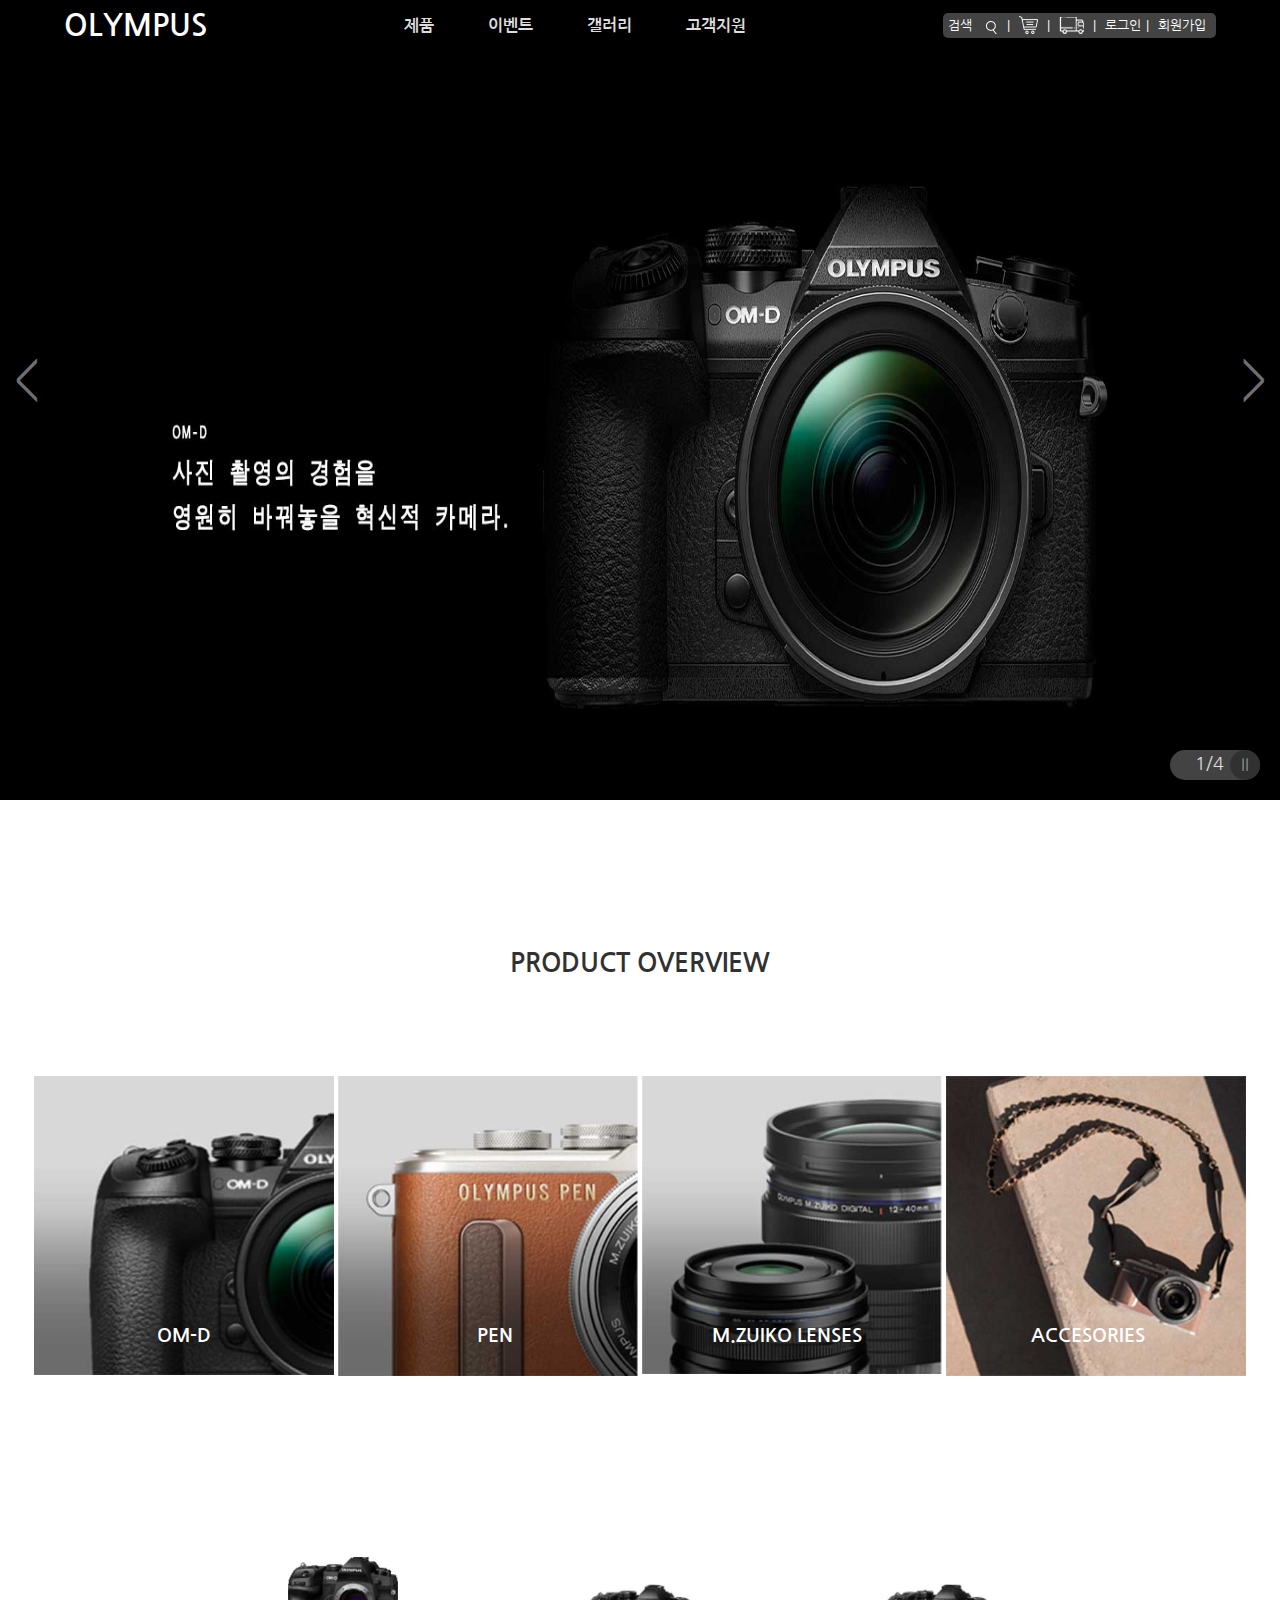
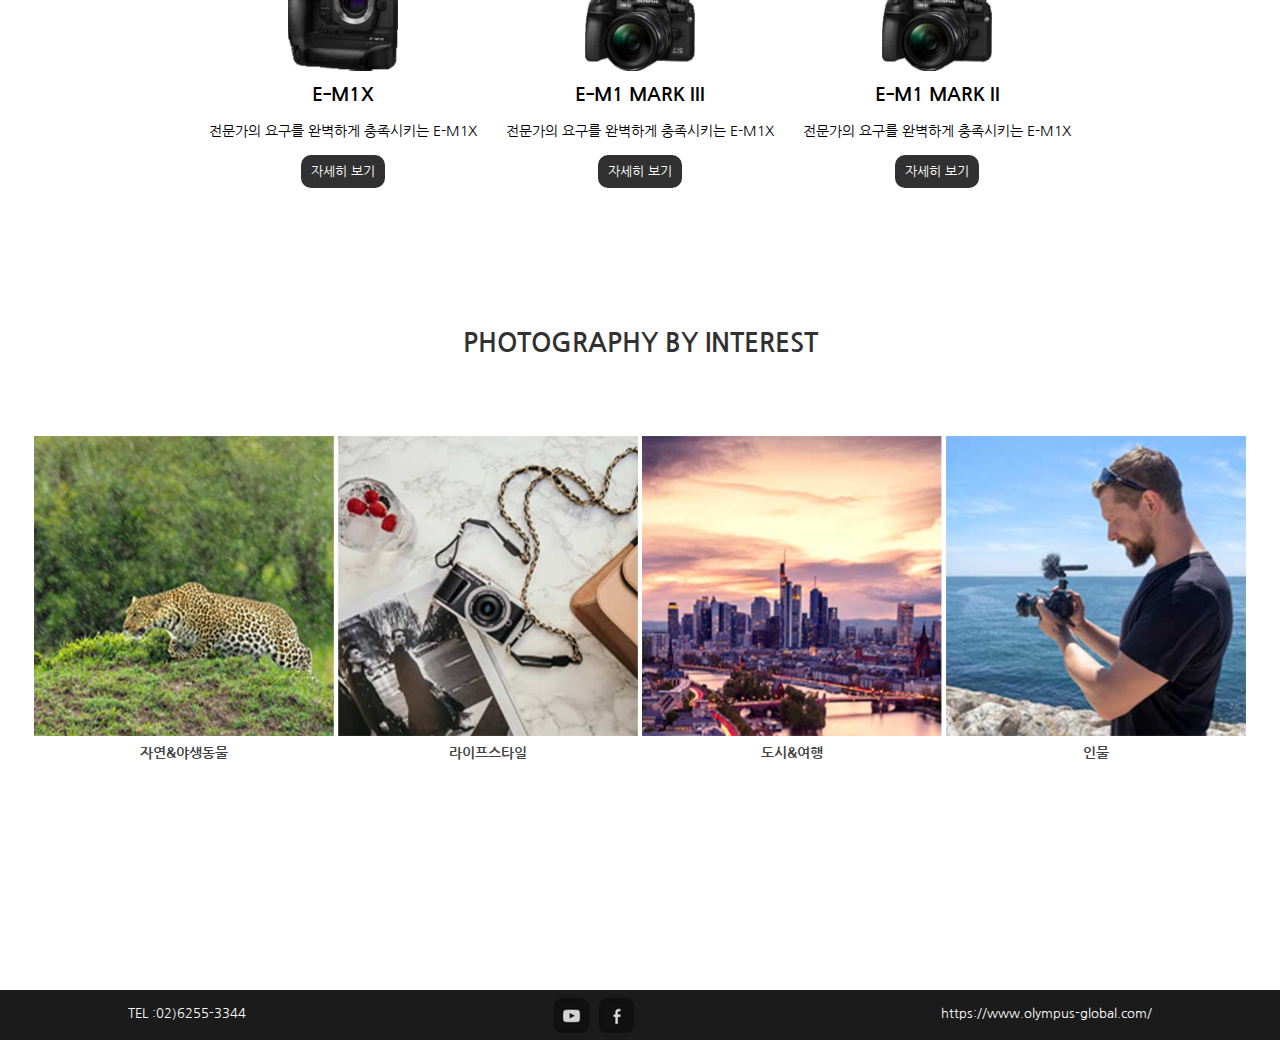
<file: project/index.html>
<!DOCTYPE html>
<html lang="en">

<head>
  <meta charset="UTF-8">
  <title>OLYMPUS</title>
  <meta name="viewport" content="width=device-width, initial-scale=1">
  <link href="css/index.css" rel="stylesheet" type="text/css">
  <script src="https://ajax.googleapis.com/ajax/libs/jquery/3.5.1/jquery.min.js"></script>
  <script src="js/index.js"></script>
</head>

<body>
  <header>
    <div class="h-1">
      <a href="index.html">
        <h1>olympus</h1>
      </a>

      <nav>
        <a href="sub1.html">제품</a>
        <a href="event.html">이벤트</a>
        <a href="gallery.html">갤러리</a>
        <a href="#">고객지원</a>
      </nav>

      <!---------------- 제품 호버시------------------->
      <div class="product">
        <span>
          <a href="sub1.html">카메라</a>
          <a href="sub1.html">렌즈</a>
          <a href="sub1.html">소프트웨어</a>
          <a href="sub1.html">액세서리</a>
        </span>
      </div>

      <div class="product-hover">
      <!-------------------- 카메라 호버 시 --------------->
      <div class="cam">
        <ul>
          <li class="omd">
            <a href="sub2.html">
              <img src="img/navi_om-d.jpg" alt="" />
              <p>OM-D</p>
            </a>
            <a href="sub2.html">E-M1X</a>
            <a href="sub2.html">E-M1 MARK lll</a>
            <a href="sub2.html">E-M1 MARK ll</a>
            <a href="sub2.html">E-M5 MARK lll</a>
            <a href="sub2.html">E-M5 MARK lll</a>
            <a href="sub2.html">E-M10 MARK lll</a>
            <a href="sub2.html">E-M10 MARK ll</a>
          </li>
          <li class="pen-f">
            <a href="sub2.html">
              <img src="img/navi_pen.jpg" alt="" />
              <p>PEN-F</p>
            </a>
            <a href="sub2.html">PEN-F</a>
          </li>
          <li class="pen">
            <a href="sub2.html">
              <img src="img/navi_pen2.jpg" alt="" />
              <p>PEN</p>
            </a>
            <a href="sub2.html">E-PL10</a>
            <a href="sub2.html">E-PL9</a>
            <a href="sub2.html">E-PL8</a>
          </li>
        </ul>
      </div>

      <!--------------------- 렌즈 호버 시 --------------------->
      <div class="lense">
        <ul>
          <li class="m-z">
            <a href="sub2.html">
              <img src="img/navi_lense.jpg" alt="" />
              <p>M.ZUIKO</p>
            </a>
            <a href="sub2.html">M.Zuiko Digital ED 12mm F2</a>
            <a href="sub2.html">M.Zuiko Digital 17mm F1.8</a>
            <a href="sub2.html">M.Zuiko Digital 25mm F1.8</a>
            <a href="sub2.html">M.Zuiko Digital ED 30mm F3.5 Macro</a>
            <a href="sub2.html">M.Zuiko Digital 45mm F1.8</a>
          </li>
          <li class="m-z-p">
            <a href="sub2.html">
              <img src="img/navi_lense-pro.jpg" alt="" />
              <p>M.ZUIKO PRO</p>
            </a>
            <a href="sub2.html">M.Zuiko Digital ED 12mm F2</a>
            <a href="sub2.html">M.Zuiko Digital 17mm F1.8</a>
            <a href="sub2.html">M.Zuiko Digital 25mm F1.8</a>
            <a href="sub2.html">M.Zuiko Digital ED 30mm F3.5 Macro</a>
            <a href="sub2.html">M.Zuiko Digital 45mm F1.8</a>
          </li>
        </ul>
      </div>

      <!------------------- 소프트웨어 호버 시 --------------------->
      <div class="software">
        <ul>
          <li class="audio">
            <a href="sub2.html">
              <img src="img/navi_audio.jpg" alt="" />
              <p>오디오 편집</p>
            </a>
          </li>
          <li class="digital">
            <a href="sub2.html">
              <img src="img/navi_digital.jpg" alt="" />
              <p>디지털 포토</p>
            </a>
          </li>
        </ul>
      </div>

      <!------------------------ 액세서리 호버 시 ------------------------->
      <div class="accessory">
        <ul>
          <li class="acc_top">
            <a href="sub2.html">
              <img src="img/navi_acc_flash.jpg" alt="" />
              <p>플래쉬</p>
            </a>
            <a href="sub2.html">
              <img src="img/navi_acc_battery.jpg" alt="" />
              <p>배터리</p>
            </a>
            <a href="sub2.html">
              <img src="img/navi_acc_cases.jpg" alt="" />
              <p>케이스 & 스트랩</p>
            </a>
            <a href="sub2.html">
              <img src="img/navi_acc_fashion.jpg" alt="" />
              <p>패션 액세서리</p>
            </a>
          </li>
          <li class="acc_bottom">
            <a href="sub2.html">
              <img src="img/navi_acc_underwater.jpg" alt="" />
              <p>잠수</p>
            </a>
            <a href="sub2.html">
              <img src="img/navi_acc_underwateracc.jpg" alt="" />
              <p>잠수 액세서리</p>
            </a>
            <a href="sub2.html">
              <img src="img/navi_acc_accport.jpg" alt="" />
              <p>포트 액세서리</p>
            </a>
            <a href="sub2.html">
              <img src="img/navi_acc_other.jpg" alt="" />
              <p>기타 액세서리</p>
            </a>
          </li>
        </ul>
      </div>
    </div>

      <!------- 검색, 장바구니, 배송조회, 로그인, 회원가입 ------->
      <div class="sign">
        <a href="#">
          <p>검색</p>
        </a>
        <a href="#">
          <img src="img/cart.png" alt="" />
        </a>
        <a href="#">
          <img src="img/truck.png" alt="" />
        </a>
        <a href="#">로그인</a>
        <a href="member.html">회원가입</a>
      </div>
    </div>
      <!------------------- 검색 클릭 시 ----------------------->
      <form class="search">
        <fieldset>
          <input type="search">
          <button class="fa-search">
            <img src="img/search.png" alt="">
          </button>
        </fieldset>
      </form>
    
    <!--------------------- 반응형 버거메뉴 ----------------------->
    <a class="menu-trigger">
      <span></span>
      <span></span>
    </a>

    <!---------------------- 로그인 팝업 ---------------------->
    <div class="popup">
      <h2>로그인</h2>
      <span class="closer">
        <span></span>
        <span></span>
      </span>
      <p>
        <label for="id"> ID</label>
        <input type="text" name="id" required>
      </p>
      <p>
        <label for="pw">PW</label>
        <input type="password" name="pw" required>
      </p>
      <p>
        <input type="submit" value="로그인">
      </p>
    </div>
  </header>


 <!--------------------------------------------- main ----------------------------------------------------->
 <main>
  <div class="indi">
    <span>1/4</span>
    <span></span>
    <p> ll </p>
  </div>
  <div class="spot">
    <span>
      <</span> <span>>
    </span>
    <div class="visual">
      <figure>
        <img src="img/main-spot1.jpg" alt="" />
      </figure>
      <figure>
        <img src="img/main-spot2.jpg" alt="" />
      </figure>
      <figure>
        <img src="img/main-spot3.jpg" alt="" />
      </figure>
      <figure>
        <img src="img/main-spot4.jpg" alt="" />
      </figure>
    </div>
  </div>

  <div class="tab">
    <h2>Product Overview</h2>

    <div class="tab_head">
      <a href="sub1.html">
        <span>
          <h3>OM-D</h3>
          <p>뛰어난 화질</p>
        </span>
      </a>
      <a href="sub1.html">
        <span>
          <h3>PEN</h3>
          <p>세련된 디자인</p>
        </span>
      </a>
      <a href="sub1.html">
        <span>
          <h3>M.ZUIKO LENSES</h3>
          <p>비교할 수 없는 선명도</p>
        </span>
      </a>
      <a href="sub1.html">
        <span>
          <h3>ACCESORIES</h3>
          <p>나만의 특별함</p>
        </span>
      </a>
    </div>

    <div class="tab_body">
      <ul class="active">
        <li>
          <img src="img/e-mx1_main.jpg" alt="" />
          <h3>E‑M1X</h3>
          <p>
            전문가의 요구를 완벽하게 충족시키는 E-M1X
          </p>
          <a href="sub2.html">자세히 보기</a>
        </li>
        <li>
          <img src="img/e-m1-mark3_main.jpg" alt="" />
          <h3>E‑M1 MARK III</h3>
          <p>
            전문가의 요구를 완벽하게 충족시키는 E-M1X
          </p>
          <a href="sub2.html">자세히 보기</a>
        </li>
        <li>
          <img src="img/e-m1-mark2_main.jpg" alt="" />
          <h3>E‑M1 MARK II</h3>
          <p>
            전문가의 요구를 완벽하게 충족시키는 E-M1X
          </p>
          <a href="sub2.html">자세히 보기</a>
        </li>
      </ul>

      <ul>
        <li>
          <img src="img/pen-f.jpg" alt="" />
          <h3>PEN-F</h3>
          <p>
            레트로 디자인과 컴팩트한 사이즈
          </p>
          <a href="sub2.html">자세히 보기</a>
        </li>
        <li>
          <img src="img/pen-10.jpg" alt="" />
          <h3>E-PL10</h3>
          <p>
            레트로 디자인과 컴팩트한 사이즈
          </p>
          <a href="sub2.html">자세히 보기</a>
        </li>
        <li>
          <img src="img/pen9.jpg" alt="" />
          <h3>E-PL9</h3>
          <p>
            레트로 디자인과 컴팩트한 사이즈
          </p>
          <a href="sub2.html">자세히 보기</a>
        </li>
      </ul>

      <ul>
        <li>
          <img src="img/lense1.jpg" alt="" />
          <h3>PEN-F</h3>
          <p>
            레트로 디자인과 컴팩트한 사이즈
          </p>
          <a href="sub2.html">자세히 보기</a>
        </li>
        <li>
          <img src="img/lense2.jpg" alt="" />
          <h3>E-PL10</h3>
          <p>
            레트로 디자인과 컴팩트한 사이즈
          </p>
          <a href="sub2.html">자세히 보기</a>
        </li>
        <li>
          <img src="img/lense3.jpg" alt="" />
          <h3>E-PL9</h3>
          <p>
            레트로 디자인과 컴팩트한 사이즈
          </p>
          <a href="sub2.html">자세히 보기</a>
        </li>
      </ul>

      <ul>
        <li>
          <img src="img/accesories1.jpg" alt="" />
          <h3>PEN-F</h3>
          <p>
            레트로 디자인과 컴팩트한 사이즈
          </p>
          <a href="sub2.html">자세히 보기</a>
        </li>
        <li>
          <img src="img/accesories2.jpg" alt="" />
          <h3>E-PL10</h3>
          <p>
            레트로 디자인과 컴팩트한 사이즈
          </p>
          <a href="sub2.html">자세히 보기</a>
        </li>
        <li>
          <img src="img/accesories3.jpg" alt="" />
          <h3>E-PL9</h3>
          <p>
            레트로 디자인과 컴팩트한 사이즈
          </p>
          <a href="sub2.html">자세히 보기</a>
        </li>
      </ul>
    </div>
  </div>
  <div class="gallery">
    <h4>
      <a href="gallery.html">
        photography by interest
      </a>
    </h4>
    <ul>
      <li>
        <a href="gallery.html">
          <div>
            <img src="img/gallery_nature&animals.jpg" alt="" />
          </div>
          <p>
            자연&야생동물
          </p>
        </a>
      </li>
      <li>
        <a href="gallery.html">
          <div>
            <img src="img/gallery_lifestyle.jpg" alt="" />
          </div>
          <p>
            라이프스타일
          </p>
        </a>
      </li>
      <li>
        <a href="gallery.html">
          <div>
            <img src="img/gallery_city&travel.jpg" alt="" />
          </div>
          <p>
            도시&여행
          </p>
        </a>
      </li>
      <li>
        <a href="gallery.html">
          <div>
            <img src="img/gallery_peoples.jpg" alt="" />
          </div>
          <p>
            인물
          </p>
        </a>
      </li>
    </ul>
  </div>
</main>


<!------------- footer ------------------->
<footer>
  <div class="foot">
    <p>TEL :02)6255-3344</p>
    <div>
      <a href="#">
        <img src="img/facebook.png" alt="" />
      </a>
      <a href="#">
        <img src="img/youtube.png" alt="" />
      </a>
    </div>
    <p>https://www.olympus-global.com/</p>
  </div>
</footer>
</body>

</html>
</file>
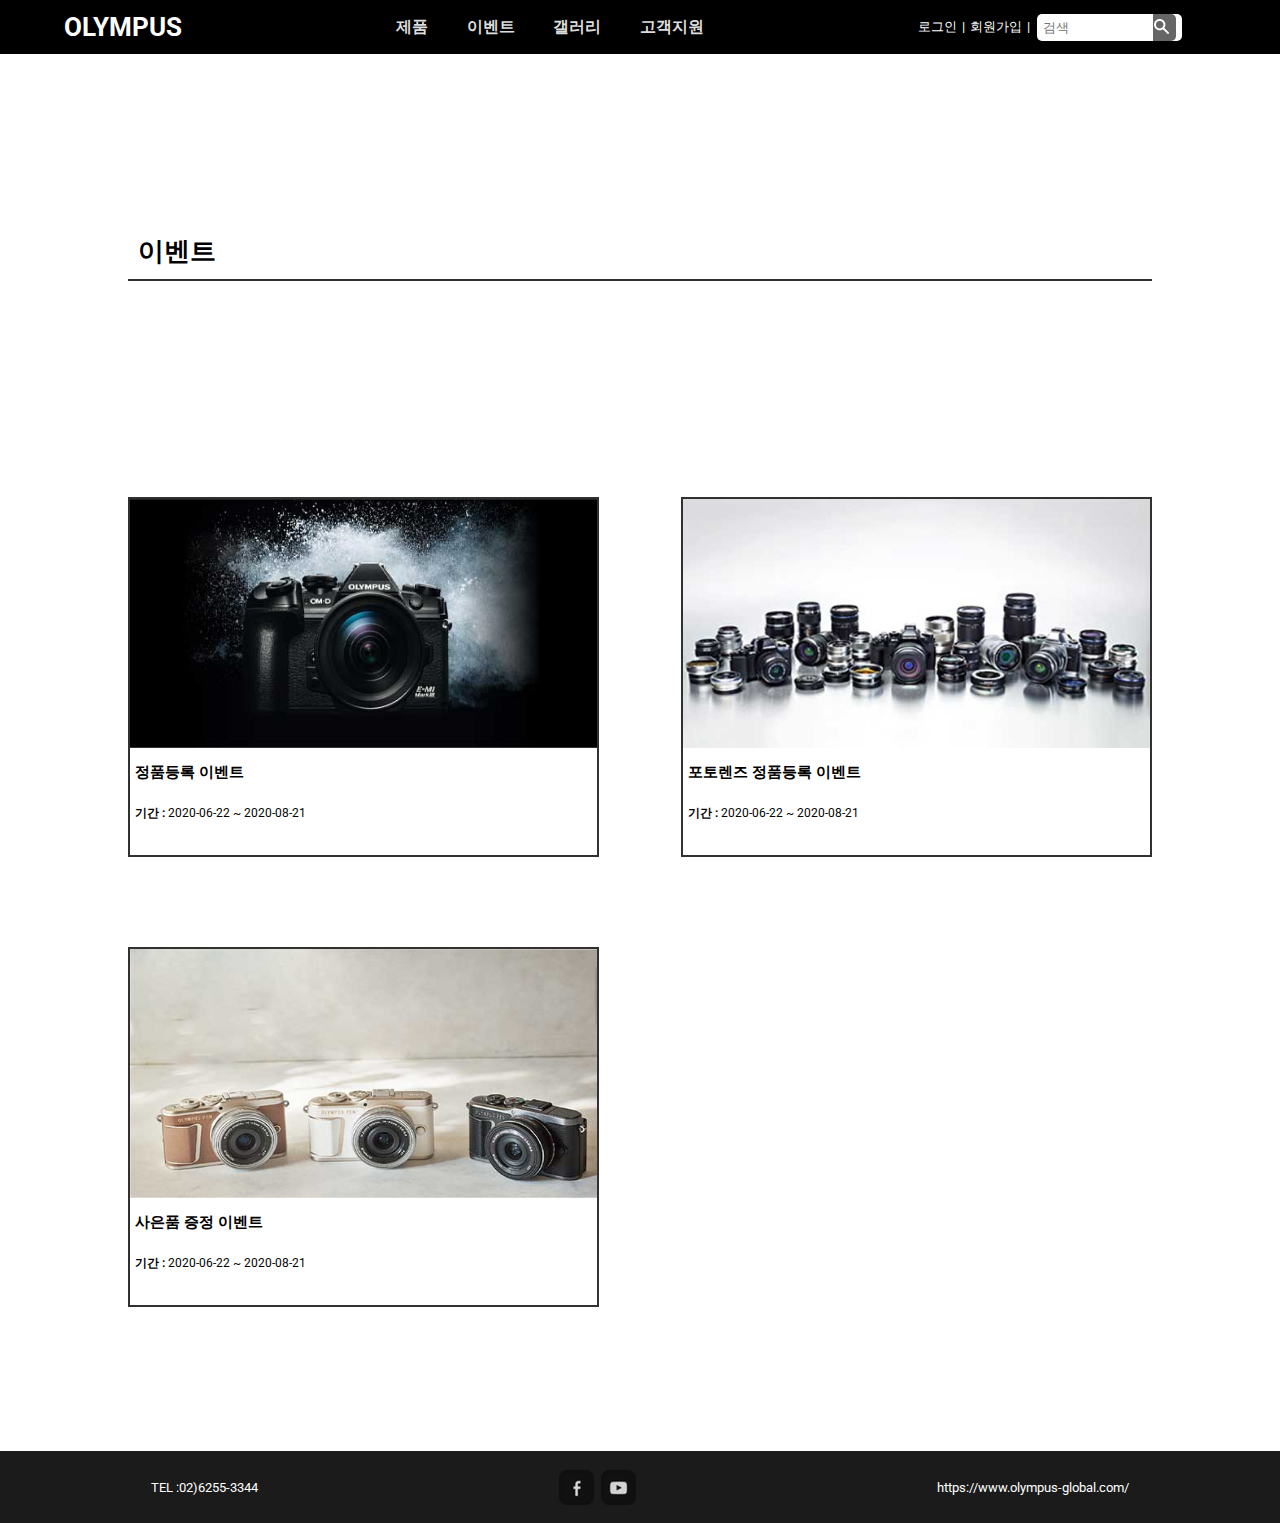
<file: event.html>
<!DOCTYPE html>
<html lang="en">

<head>
  <meta charset="UTF-8">
  <title>Document</title>
  <meta name="viewport" content="width=device-width, initial-scale=1">
  <link href="css/head_foot.css" rel="stylesheet" type="text/css">
  <link href="css/event.css" rel="stylesheet" type="text/css">
  <script src="https://ajax.googleapis.com/ajax/libs/jquery/3.5.1/jquery.min.js"></script>
<script src="js/header.js"></script>
</head>

<body>
  <header>
    <div class="h-1">
      <a href="index_test.html">
        <h1>olympus</h1>
      </a>

      <nav>
        <a href="./sub1.html">제품</a>
        <a href="./event.html">이벤트</a>
        <a href="./gallery.html">갤러리</a>
        <a href="#">고객지원</a>
      </nav>

      <!---------------- 제품 호버시------------------->
      <div class="product">
        <span>
          <a href="sub1.html">카메라</a>
          <a href="sub1.html">렌즈</a>
          <a href="sub1.html">소프트웨어</a>
          <a href="sub1.html">액세서리</a>
        </span>
      </div>

      <!-------------------- 카메라 호버 시 --------------->
      <div class="product-hover">
        <div class="cam">
          <ul>
            <li>
              <a href="sub2.html">
                <img src="img/navi_om-d.jpg" alt="" />
                OM-D
              </a>
            </li>
            <li>
              <a href="sub2.html">E-M1X</a>
            </li>
            <li>
              <a href="sub2.html">E-M1 MARK lll</a>
            </li>
            <li>
              <a href="sub2.html">E-M1 MARK ll</a>
            </li>
            <li>
              <a href="sub2.html">E-M5 MARK lll</a>
            </li>
            <li>
              <a href="sub2.html">E-M5 MARK lll</a>
            </li>
            <li>
              <a href="sub2.html">E-M10 MARK lll</a>
            </li>
            <li>
              <a href="sub2.html">E-M10 MARK ll</a>
            </li>
          </ul>
          <ul>
            <li>
              <a href="sub2.html">
                <img src="img/navi_pen.jpg" alt="" />
                PEN-F
              </a>
            </li>
            <li>
              <a href="sub2.html">PEN-F</a>
            </li>
          </ul>
          <ul>
            <li>
              <a href="sub2.html">
                <img src="img/navi_pen2.jpg" alt="" />
                PEN
              </a>
            </li>
            <li>
              <a href="sub2.html">E-PL10</a>
            </li>
            <li>
              <a href="sub2.html">E-PL9</a>
            </li>
            <li>
              <a href="sub2.html">E-PL8</a>
            </li>
          </ul>
        </div>

        <!------------------ 렌즈 호버 시 ------------------->
        <div class="lense">
          <ul>
            <li>
              <a href="sub2.html">
                <img src="img/navi_lense.jpg" alt="" />
                M.ZUIKO
              </a>
            </li>
            <li>
              <a href="sub2.html">
                M.Zuiko Digital ED 12mm F2
              </a>
            </li>
            <li>
              <a href="sub2.html">
                M.Zuiko Digital 17mm F1.8
              </a>
            </li>
            <li>
              <a href="sub2.html">
                M.Zuiko Digital 25mm F1.8
              </a>
            </li>
            <li>
              <a href="sub2.html">
                M.Zuiko Digital ED 30mm F3.5 Macro
              </a>
            </li>
            <li>
              <a href="sub2.html">
                M.Zuiko Digital 45mm F1.8
              </a>
            </li>
          </ul>
          <ul>
            <li>
              <a href="sub2.html">
                <img src="img/navi_lense-pro.jpg" alt="" />
                M.ZUIKO PRO
              </a>
            </li>
            <li>
              <a href="sub2.html">
                M.Zuiko Digital ED 12mm F2
              </a>
            </li>
            <li>
              <a href="sub2.html">
                M.Zuiko Digital 17mm F1.8
              </a>
            </li>
            <li>
              <a href="sub2.html">
                M.Zuiko Digital 25mm F1.8
              </a>
            </li>
            <li>
              <a href="sub2.html">
                M.Zuiko Digital ED 30mm F3.5 Macro
              </a>
            <li>
              <a href="sub2.html">
                M.Zuiko Digital 45mm F1.8
              </a>
            </li>
          </ul>
        </div>

        <!-------------- 소프트웨어 호버 시 ---------------->
        <div class="software">
          <ul>
            <li>
              <a href="sub2.html">
                <img src="img/navi_audio.jpg" alt="" />
                오디오 편집
              </a>
            </li>
            <li>
              <a href="sub2.html">
                <img src="img/navi_digital.jpg" alt="" />
                디지털 포토
              </a>
            </li>
          </ul>
        </div>

        <!---------------- 액세서리 호버 시 ----------------->
        <div class="accessory">
          <ul class="acc_top">
            <li>
              <a href="sub2.html">
                <img src="img/navi_acc_flash.jpg" alt="" />
                플래쉬
              </a>
            </li>
            <li>
              <a href="sub2.html">
                <img src="img/navi_acc_battery.jpg" alt="" />
                배터리
              </a>
            </li>
            <li>
              <a href="sub2.html">
                <img src="img/navi_acc_cases.jpg" alt="" />
                케이스 & 스트랩
              </a>
            </li>
            <li>
              <a href="sub2.html">
                <img src="img/navi_acc_fashion.jpg" alt="" />
                패션 액세서리
              </a>
            </li>
          </ul>
          <ul>
            <li>
              <a href="sub2.html">
                <img src="img/navi_acc_underwater.jpg" alt="" />
                잠수
              </a>
            </li>
            <li>
              <a href="sub2.html">
                <img src="img/navi_acc_underwateracc.jpg" alt="" />
                잠수 액세서리
              </a>
            </li>
            <li>
              <a href="sub2.html">
                <img src="img/navi_acc_accport.jpg" alt="" />
                포트 액세서리
              </a>
            </li>
            <li>
              <a href="sub2.html">
                <img src="img/navi_acc_other.jpg" alt="" />
                기타 액세서리
              </a>
            </li>
          </ul>
        </div>
      </div>

      <!------- 검색,로그인, 회원가입 ------->
      <div class="sign">
        <a href="#">로그인</a>
        <a href="member.html">회원가입</a>
        <form>
          <fieldset>
            <input type="search" placeholder="검색">
            <button>
              <img src="./img/search.png" alt="">
            </button>
          </fieldset>
        </form>
      </div>
    </div>
    <!--------------- 반응형 버거메뉴 ----------------->
    <div class="menu-trigger">
      <span></span>
      <span></span>
    </div>

    <!---------------------- 로그인 팝업 ---------------------->
    <div class="popup">
      <h2>로그인</h2>
      <span class="closer">
        <span></span>
        <span></span>
      </span>
      <p>
        <label for="id"> ID</label>
        <input type="text" name="id" required>
      </p>
      <p>
        <label for="pw">PW</label>
        <input type="password" name="pw" required>
      </p>
      <p>
        <input type="submit" value="로그인">
      </p>
    </div>
  </header>

  <main>
    <div class="event">
      <h2>이벤트</h2>
        <ul>
          <li>
            <a href="#">
              <img src="img/event1.jpg" alt="">
              <h3>정품등록 이벤트</h3>
            </a>
            <p><strong>기간 :</strong> 2020-06-22 ~ 2020-08-21</p>
          </li>
          <li>
            <a href="#">
              <img src="img/event2.jpg" alt="">
              <h3>포토렌즈 정품등록 이벤트</h3>
            </a>
            <p><strong>기간 :</strong> 2020-06-22 ~ 2020-08-21</p>
          </li>
          <li>
            <a href="#">
              <img src="img/event3.jpg" alt="">
              <h3>사은품 증정 이벤트</h3>
            </a>
            <p><strong>기간 :</strong> 2020-06-22 ~ 2020-08-21</p>
          </li>
        </ul>
    </div>
  </main>

  <footer>
    <div class="foot">
      <p>TEL :02)6255-3344</p>
      <div>
        <a href="https://ko-kr.facebook.com/getolympus/">
          <img src="img/facebook.png" alt="" />
        </a>
        <a href="https://www.youtube.com/getolympus">
          <img src="img/youtube.png" alt="" />
        </a>
      </div>
      <p>https://www.olympus-global.com/</p>
    </div>
  </footer>

</body>

</html>
</file>
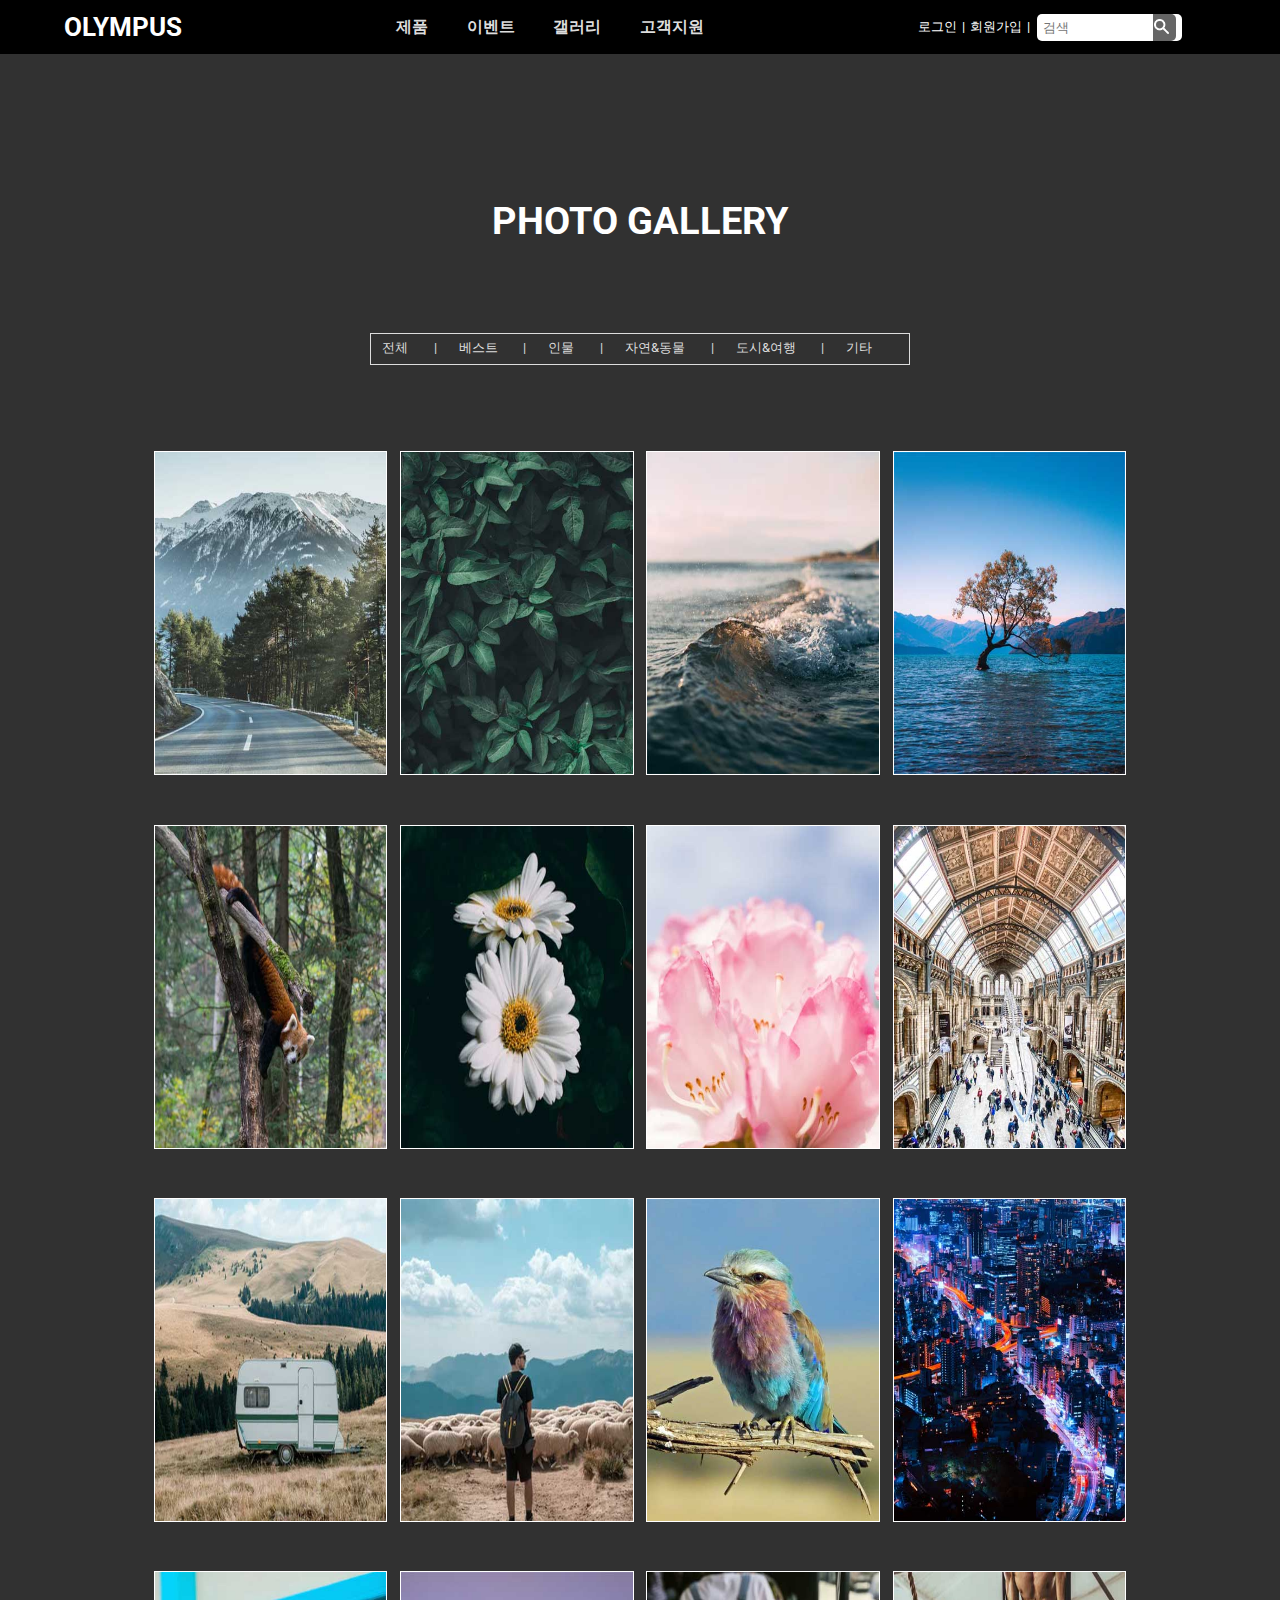
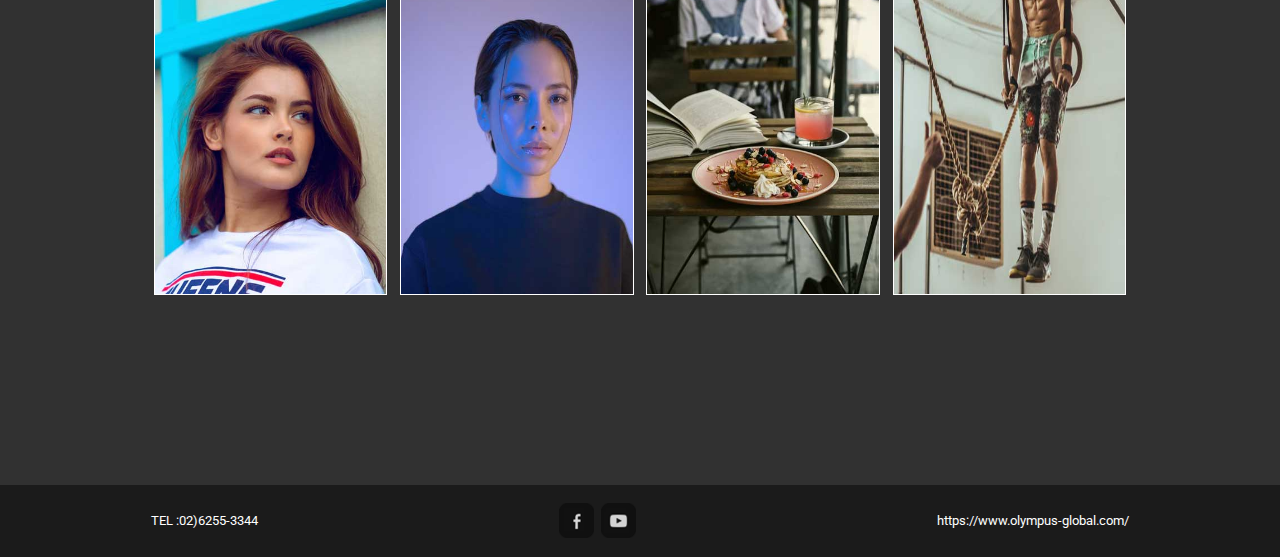
<file: gallery.html>
<!DOCTYPE html>
<html lang="en">

<head>
  <meta charset="UTF-8">
  <title>Document</title>
  <meta name="viewport" content="width=device-width, initial-scale=1">
  <link href="css/gallery.css" rel="stylesheet" type="text/css">
  <link href="css/head_foot.css" rel="stylesheet" type="text/css">
  <script src="https://ajax.googleapis.com/ajax/libs/jquery/3.5.1/jquery.min.js"></script>
  <script src="js/header.js"></script>
  <script src="js/gallery.js"></script>
</head>

<body>
  <header>
    <div class="h-1">
      <a href="index_test.html">
        <h1>olympus</h1>
      </a>

      <nav>
        <a href="./sub1.html">제품</a>
        <a href="./event.html">이벤트</a>
        <a href="./gallery.html">갤러리</a>
        <a href="#">고객지원</a>
      </nav>

      <!---------------- 제품 호버시------------------->
      <div class="product">
        <span>
          <a href="sub1.html">카메라</a>
          <a href="sub1.html">렌즈</a>
          <a href="sub1.html">소프트웨어</a>
          <a href="sub1.html">액세서리</a>
        </span>
      </div>

      <!-------------------- 카메라 호버 시 --------------->
      <div class="product-hover">
        <div class="cam">
          <ul>
            <li>
              <a href="sub2.html">
                <img src="img/navi_om-d.jpg" alt="" />
                OM-D
              </a>
            </li>
            <li>
              <a href="sub2.html">E-M1X</a>
            </li>
            <li>
              <a href="sub2.html">E-M1 MARK lll</a>
            </li>
            <li>
              <a href="sub2.html">E-M1 MARK ll</a>
            </li>
            <li>
              <a href="sub2.html">E-M5 MARK lll</a>
            </li>
            <li>
              <a href="sub2.html">E-M5 MARK lll</a>
            </li>
            <li>
              <a href="sub2.html">E-M10 MARK lll</a>
            </li>
            <li>
              <a href="sub2.html">E-M10 MARK ll</a>
            </li>
          </ul>
          <ul>
            <li>
              <a href="sub2.html">
                <img src="img/navi_pen.jpg" alt="" />
                PEN-F
              </a>
            </li>
            <li>
              <a href="sub2.html">PEN-F</a>
            </li>
          </ul>
          <ul>
            <li>
              <a href="sub2.html">
                <img src="img/navi_pen2.jpg" alt="" />
                PEN
              </a>
            </li>
            <li>
              <a href="sub2.html">E-PL10</a>
            </li>
            <li>
              <a href="sub2.html">E-PL9</a>
            </li>
            <li>
              <a href="sub2.html">E-PL8</a>
            </li>
          </ul>
        </div>

        <!------------------ 렌즈 호버 시 ------------------->
        <div class="lense">
          <ul>
            <li>
              <a href="sub2.html">
                <img src="img/navi_lense.jpg" alt="" />
                M.ZUIKO
              </a>
            </li>
            <li>
              <a href="sub2.html">
                M.Zuiko Digital ED 12mm F2
              </a>
            </li>
            <li>
              <a href="sub2.html">
                M.Zuiko Digital 17mm F1.8
              </a>
            </li>
            <li>
              <a href="sub2.html">
                M.Zuiko Digital 25mm F1.8
              </a>
            </li>
            <li>
              <a href="sub2.html">
                M.Zuiko Digital ED 30mm F3.5 Macro
              </a>
            </li>
            <li>
              <a href="sub2.html">
                M.Zuiko Digital 45mm F1.8
              </a>
            </li>
          </ul>
          <ul>
            <li>
              <a href="sub2.html">
                <img src="img/navi_lense-pro.jpg" alt="" />
                M.ZUIKO PRO
              </a>
            </li>
            <li>
              <a href="sub2.html">
                M.Zuiko Digital ED 12mm F2
              </a>
            </li>
            <li>
              <a href="sub2.html">
                M.Zuiko Digital 17mm F1.8
              </a>
            </li>
            <li>
              <a href="sub2.html">
                M.Zuiko Digital 25mm F1.8
              </a>
            </li>
            <li>
              <a href="sub2.html">
                M.Zuiko Digital ED 30mm F3.5 Macro
              </a>
            <li>
              <a href="sub2.html">
                M.Zuiko Digital 45mm F1.8
              </a>
            </li>
          </ul>
        </div>

        <!-------------- 소프트웨어 호버 시 ---------------->
        <div class="software">
          <ul>
            <li>
              <a href="sub2.html">
                <img src="img/navi_audio.jpg" alt="" />
                오디오 편집
              </a>
            </li>
            <li>
              <a href="sub2.html">
                <img src="img/navi_digital.jpg" alt="" />
                디지털 포토
              </a>
            </li>
          </ul>
        </div>

        <!---------------- 액세서리 호버 시 ----------------->
        <div class="accessory">
          <ul class="acc_top">
            <li>
              <a href="sub2.html">
                <img src="img/navi_acc_flash.jpg" alt="" />
                플래쉬
              </a>
            </li>
            <li>
              <a href="sub2.html">
                <img src="img/navi_acc_battery.jpg" alt="" />
                배터리
              </a>
            </li>
            <li>
              <a href="sub2.html">
                <img src="img/navi_acc_cases.jpg" alt="" />
                케이스 & 스트랩
              </a>
            </li>
            <li>
              <a href="sub2.html">
                <img src="img/navi_acc_fashion.jpg" alt="" />
                패션 액세서리
              </a>
            </li>
          </ul>
          <ul>
            <li>
              <a href="sub2.html">
                <img src="img/navi_acc_underwater.jpg" alt="" />
                잠수
              </a>
            </li>
            <li>
              <a href="sub2.html">
                <img src="img/navi_acc_underwateracc.jpg" alt="" />
                잠수 액세서리
              </a>
            </li>
            <li>
              <a href="sub2.html">
                <img src="img/navi_acc_accport.jpg" alt="" />
                포트 액세서리
              </a>
            </li>
            <li>
              <a href="sub2.html">
                <img src="img/navi_acc_other.jpg" alt="" />
                기타 액세서리
              </a>
            </li>
          </ul>
        </div>
      </div>

      <!------- 검색,로그인, 회원가입 ------->
      <div class="sign">
        <a href="#">로그인</a>
        <a href="member.html">회원가입</a>
        <form>
          <fieldset>
            <input type="search" placeholder="검색">
            <button>
              <img src="./img/search.png" alt="">
            </button>
          </fieldset>
        </form>
      </div>
    </div>
    <!--------------- 반응형 버거메뉴 ----------------->
    <div class="menu-trigger">
      <span></span>
      <span></span>
    </div>

    <!---------------------- 로그인 팝업 ---------------------->
    <!-- <div class="popup">
      <h2>로그인</h2>
      <span class="closer">
        <span></span>
        <span></span>
      </span>
      <p>
        <label for="id"> ID</label>
        <input type="text" name="id" required>
      </p>
      <p>
        <label for="pw">PW</label>
        <input type="password" name="pw" required>
      </p>
      <p>
        <input type="submit" value="로그인">
      </p>
    </div> -->
  </header>


  <main>
    <div class="gallery">
      <h1>photo gallery</h1>
      <div class="g_navi">
        <a href="#"><span>전체</span></a>
        <a href="#"><span>베스트</span></a>
        <a href="#"><span>인물</span></a>
        <a href="#"><span>자연&동물</span></a>
        <a href="#"><span>도시&여행</span></a>
        <a href="#"><span>기타</span></a>
      </div>

      <div class="gal">
        <ul class="gal1"></ul>
        <ul class="gal2"></ul>
        <ul class="gal3"></ul>
        <ul class="gal4"></ul>
      </div>

      <div class="modal">
        <a class="closer">
          <span></span>
          <span></span>
        </a>
        <img id="img" src="./img/gall1-1.jpg" alt="">
        <article id="article">
        </article>
      </div>
    </div>
  </main>

  <footer>
    <div class="foot">
      <p>TEL :02)6255-3344</p>
      <div>
        <a href="https://ko-kr.facebook.com/getolympus/">
          <img src="img/facebook.png" alt="" />
        </a>
        <a href="https://www.youtube.com/getolympus">
          <img src="img/youtube.png" alt="" />
        </a>
      </div>
      <p>https://www.olympus-global.com/</p>
    </div>
  </footer>
</body>

</html>
</file>
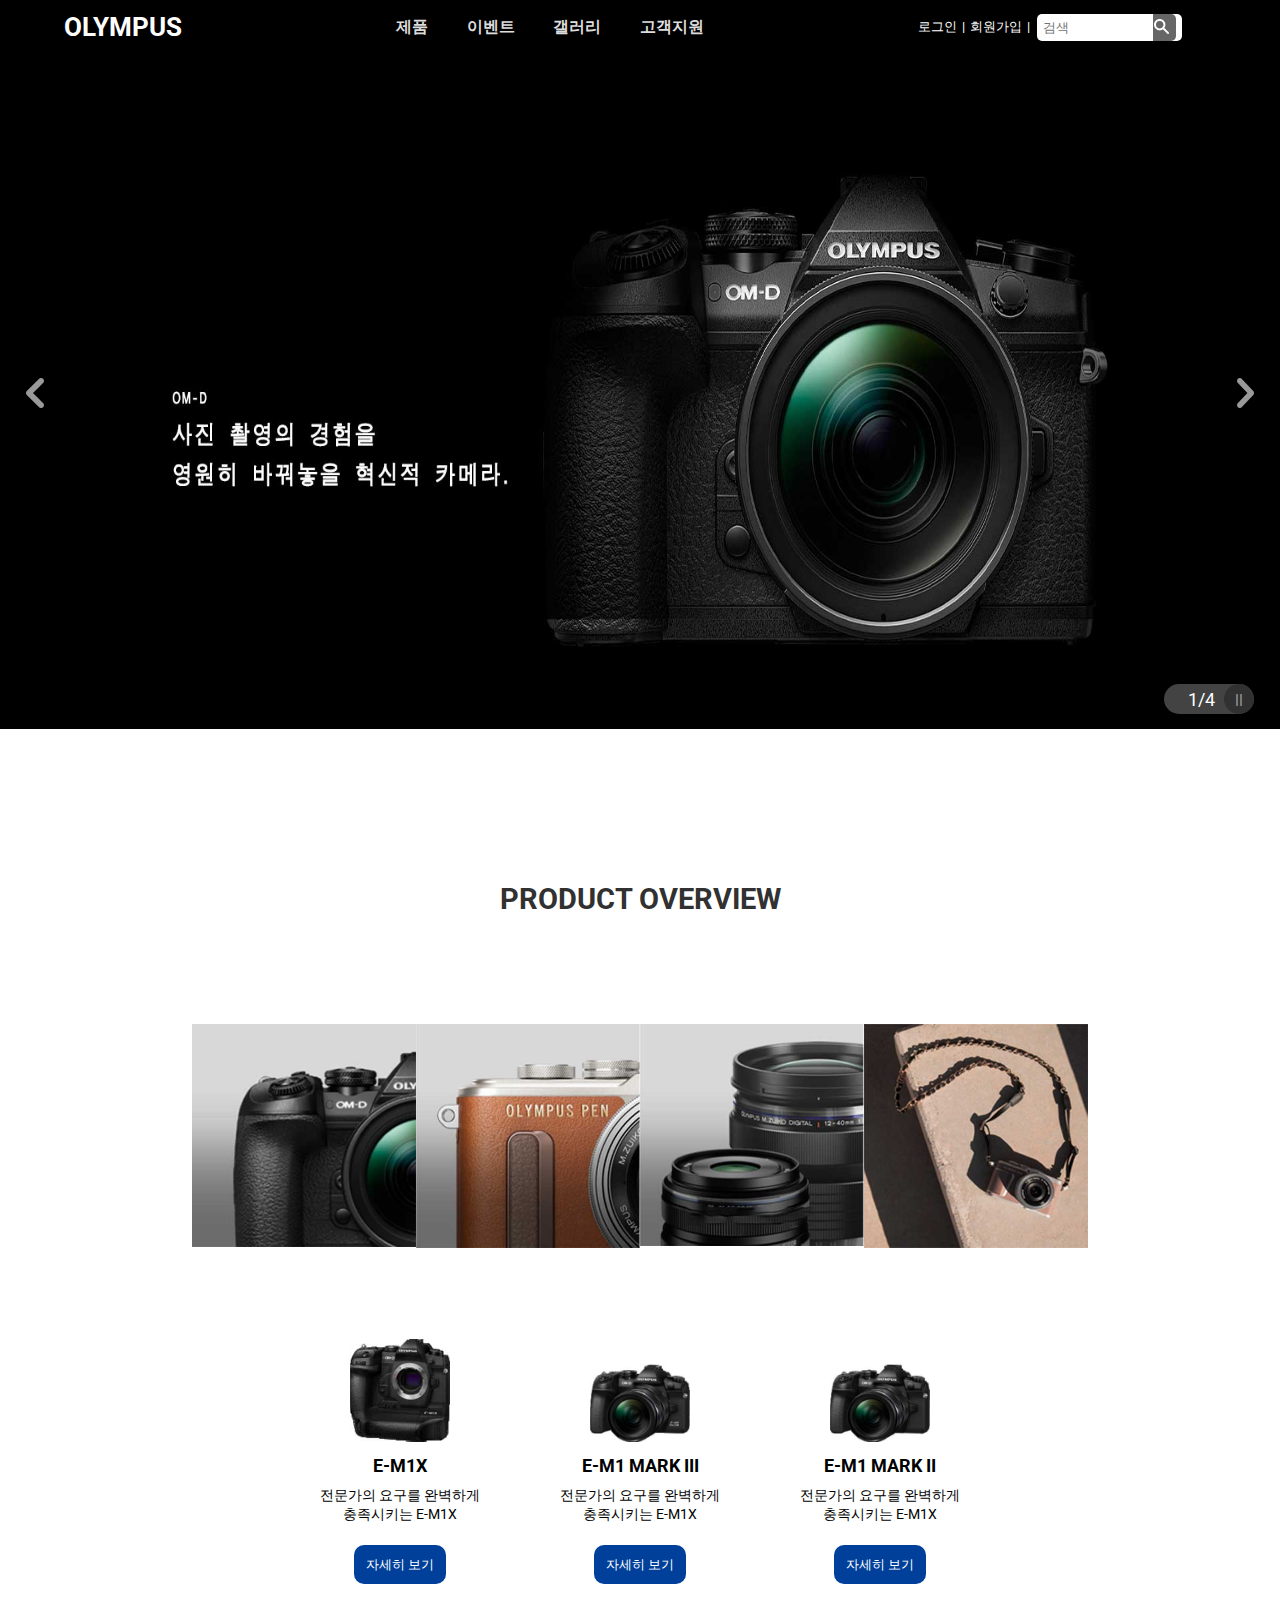
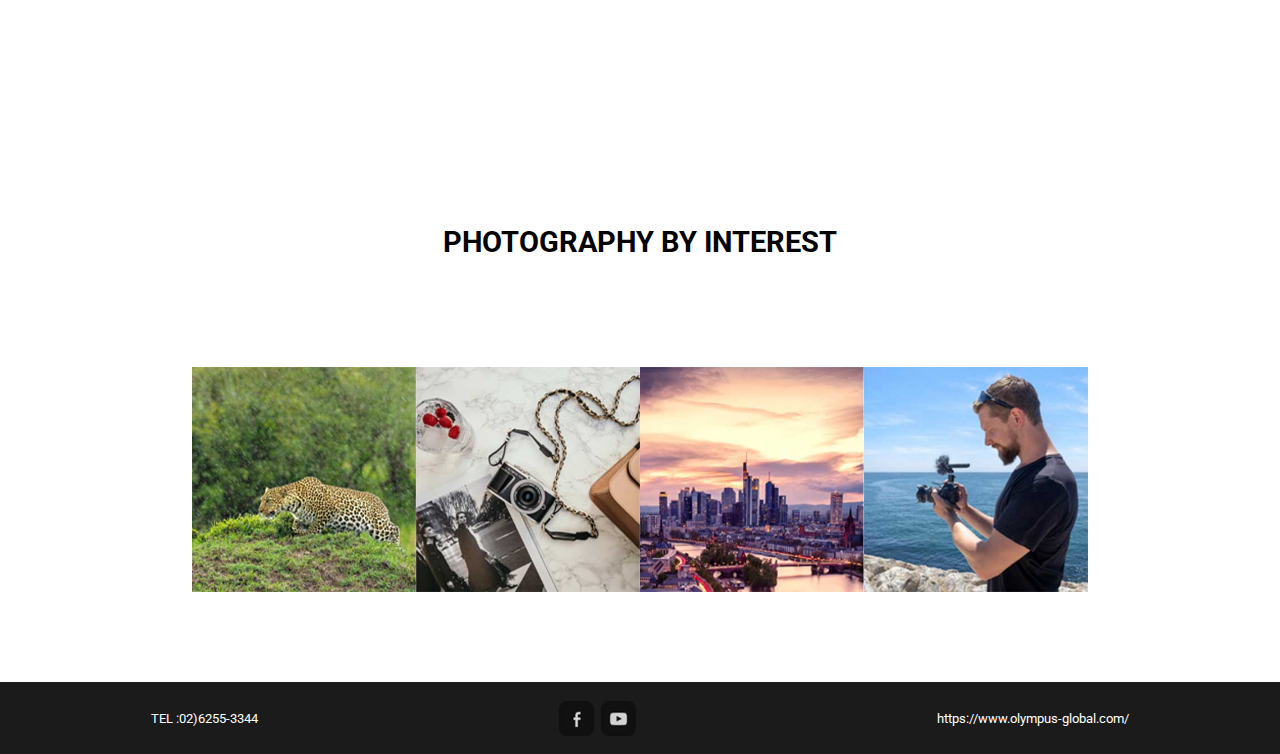
<file: index_test.html>
<!DOCTYPE html>
<html lang="en">

<head>
  <meta charset="UTF-8" />
  <title>Document</title>
  <meta name="viewport" content="width=device-width, initial-scale=1" />
  <link href="css/index_test.css" rel="stylesheet" type="text/css" />
  <link href="css/head_foot.css" rel="stylesheet" type="text/css" />
  <script src="https://ajax.googleapis.com/ajax/libs/jquery/3.5.1/jquery.min.js"></script>
  <script src="js/header.js"></script>
  <script src="js/index_test.js"></script>
</head>

<body>
  <header>
    <div class="h-1">
      <a href="index_test.html">
        <h1>olympus</h1>
      </a>

      <nav>
        <a href="./sub1.html">제품</a>
        <a href="./event.html">이벤트</a>
        <a href="./gallery.html">갤러리</a>
        <a href="#">고객지원</a>
      </nav>

      <!---------------- 제품 호버시------------------->
      <div class="product">
        <span>
          <a href="sub1.html">카메라</a>
          <a href="sub1.html">렌즈</a>
          <a href="sub1.html">소프트웨어</a>
          <a href="sub1.html">액세서리</a>
        </span>
      </div>

      <!-------------------- 카메라 호버 시 --------------->
      <div class="product-hover">
        <div class="cam">
          <ul>
            <li>
              <a href="sub2.html">
                <img src="img/navi_om-d.jpg" alt="" />
                OM-D
              </a>
            </li>
            <li>
              <a href="sub2.html">E-M1X</a>
            </li>
            <li>
              <a href="sub2.html">E-M1 MARK lll</a>
            </li>
            <li>
              <a href="sub2.html">E-M1 MARK ll</a>
            </li>
            <li>
              <a href="sub2.html">E-M5 MARK lll</a>
            </li>
            <li>
              <a href="sub2.html">E-M5 MARK lll</a>
            </li>
            <li>
              <a href="sub2.html">E-M10 MARK lll</a>
            </li>
            <li>
              <a href="sub2.html">E-M10 MARK ll</a>
            </li>
          </ul>
          <ul>
            <li>
              <a href="sub2.html">
                <img src="img/navi_pen.jpg" alt="" />
                PEN-F
              </a>
            </li>
            <li>
              <a href="sub2.html">PEN-F</a>
            </li>
          </ul>
          <ul>
            <li>
              <a href="sub2.html">
                <img src="img/navi_pen2.jpg" alt="" />
                PEN
              </a>
            </li>
            <li>
              <a href="sub2.html">E-PL10</a>
            </li>
            <li>
              <a href="sub2.html">E-PL9</a>
            </li>
            <li>
              <a href="sub2.html">E-PL8</a>
            </li>
          </ul>
        </div>

        <!------------------ 렌즈 호버 시 ------------------->
        <div class="lense">
          <ul>
            <li>
              <a href="sub2.html">
                <img src="img/navi_lense.jpg" alt="" />
                M.ZUIKO
              </a>
            </li>
            <li>
              <a href="sub2.html">
                M.Zuiko Digital ED 12mm F2
              </a>
            </li>
            <li>
              <a href="sub2.html">
                M.Zuiko Digital 17mm F1.8
              </a>
            </li>
            <li>
              <a href="sub2.html">
                M.Zuiko Digital 25mm F1.8
              </a>
            </li>
            <li>
              <a href="sub2.html">
                M.Zuiko Digital ED 30mm F3.5 Macro
              </a>
            </li>
            <li>
              <a href="sub2.html">
                M.Zuiko Digital 45mm F1.8
              </a>
            </li>
          </ul>
          <ul>
            <li>
              <a href="sub2.html">
                <img src="img/navi_lense-pro.jpg" alt="" />
                M.ZUIKO PRO
              </a>
            </li>
            <li>
              <a href="sub2.html">
                M.Zuiko Digital ED 12mm F2
              </a>
            </li>
            <li>
              <a href="sub2.html">
                M.Zuiko Digital 17mm F1.8
              </a>
            </li>
            <li>
              <a href="sub2.html">
                M.Zuiko Digital 25mm F1.8
              </a>
            </li>
            <li>
              <a href="sub2.html">
                M.Zuiko Digital ED 30mm F3.5 Macro
              </a>
            <li>
              <a href="sub2.html">
                M.Zuiko Digital 45mm F1.8
              </a>
            </li>
          </ul>
        </div>

        <!-------------- 소프트웨어 호버 시 ---------------->
        <div class="software">
          <ul>
            <li>
              <a href="sub2.html">
                <img src="img/navi_audio.jpg" alt="" />
                오디오 편집
              </a>
            </li>
            <li>
              <a href="sub2.html">
                <img src="img/navi_digital.jpg" alt="" />
                디지털 포토
              </a>
            </li>
          </ul>
        </div>

        <!---------------- 액세서리 호버 시 ----------------->
        <div class="accessory">
          <ul class="acc_top">
            <li>
              <a href="sub2.html">
                <img src="img/navi_acc_flash.jpg" alt="" />
                플래쉬
              </a>
            </li>
            <li>
              <a href="sub2.html">
                <img src="img/navi_acc_battery.jpg" alt="" />
                배터리
              </a>
            </li>
            <li>
              <a href="sub2.html">
                <img src="img/navi_acc_cases.jpg" alt="" />
                케이스 & 스트랩
              </a>
            </li>
            <li>
              <a href="sub2.html">
                <img src="img/navi_acc_fashion.jpg" alt="" />
                패션 액세서리
              </a>
            </li>
          </ul>
          <ul>
            <li>
              <a href="sub2.html">
                <img src="img/navi_acc_underwater.jpg" alt="" />
                잠수
              </a>
            </li>
            <li>
              <a href="sub2.html">
                <img src="img/navi_acc_underwateracc.jpg" alt="" />
                잠수 액세서리
              </a>
            </li>
            <li>
              <a href="sub2.html">
                <img src="img/navi_acc_accport.jpg" alt="" />
                포트 액세서리
              </a>
            </li>
            <li>
              <a href="sub2.html">
                <img src="img/navi_acc_other.jpg" alt="" />
                기타 액세서리
              </a>
            </li>
          </ul>
        </div>
      </div>

      <!------- 검색,로그인, 회원가입 ------->
      <div class="sign">
        <a href="#">로그인</a>
        <a href="member.html">회원가입</a>
        <form>
          <fieldset>
            <input type="search" placeholder="검색">
            <button>
              <img src="./img/search.png" alt="">
            </button>
          </fieldset>
        </form>
      </div>
    </div>
    <!--------------- 반응형 버거메뉴 ----------------->
    <div class="menu-trigger">
      <span></span>
      <span></span>
    </div>

    <!---------------------- 로그인 팝업 ---------------------->
    <div class="popup">
      <h2>로그인</h2>
      <span class="closer">
        <span></span>
        <span></span>
      </span>
      <p>
        <label for="id"> ID</label>
        <input type="text" name="id" required>
      </p>
      <p>
        <label for="pw">PW</label>
        <input type="password" name="pw" required>
      </p>
      <p>
        <input type="submit" value="로그인">
      </p>
    </div>
  </header>


  <!---------------- main -------------------->
  <main>
    <div class="spot">
      <span>
        <img src="./img/prev-btn.png" alt="">
      </span>
      <span>
        <img src="./img/next-btn.png" alt="">
      </span>

      <div class="indi">
        <span>1/4</span>
        <span></span>
        <p> ll </p>
      </div>
      
      <div class="visual">
        <figure>
          <img src="img/main-spot1.jpg" alt="" />
        </figure>
        <figure>
          <img src="img/main-spot2.jpg" alt="" />
        </figure>
        <figure>
          <img src="img/main-spot3.jpg" alt="" />
        </figure>
        <figure>
          <img src="img/main-spot4.jpg" alt="" />
        </figure>
      </div>
    </div>

    <div class="mobile_indi">
      <a href="#">1</a>
      <a href="#">2</a>
      <a href="#">3</a>
      <a href="#">4</a>
    </div>

    <div class="tab">
      <h2>Product Overview</h2>

      <div class="tab_head">
        <a href="sub1.html">
          <span>
            <h3>OM-D</h3>
            <p>뛰어난 
              화질</p>
          </span>
        </a>
        <a href="sub1.html">
          <span>
            <h3>PEN</h3>
            <p>세련된 
              디자인</p>
          </span>
        </a>
        <a href="sub1.html">
          <span>
            <h3>M.ZUIKO LENSES</h3>
            <p>비교할 수 
              없는 선명도</p>
          </span>
        </a>
        <a href="sub1.html">
          <span>
            <h3>ACCESORIES</h3>
            <p>나만의 
              특별함</p>
          </span>
        </a>
      </div>

      <div class="tab_body">
        <ul class="active">
          <li>
            <img src="img/e-mx1_main.jpg" alt="" />
            <h3>E‑M1X</h3>
            <p>전문가의 요구를 완벽하게 
              충족시키는 E-M1X</p>
            <a href="sub2.html">자세히 보기</a>
          </li>
          <li>
            <img src="img/e-m1-mark3_main.jpg" alt="" />
            <h3>E‑M1 MARK III</h3>
            <p>전문가의 요구를 완벽하게 
              충족시키는 E-M1X</p>
            <a href="sub2.html">자세히 보기</a>
          </li>
          <li>
            <img src="img/e-m1-mark2_main.jpg" alt="" />
            <h3>E‑M1 MARK II</h3>
            <p>전문가의 요구를 완벽하게 
              충족시키는 E-M1X</p>
            <a href="sub2.html">자세히 보기</a>
          </li>
        </ul>

        <ul>
          <li>
            <img src="img/pen-f.jpg" alt="" />
            <h3>PEN-F</h3>
            <p>레트로 디자인과 컴팩트한 사이즈</p>
            <a href="sub2.html">자세히 보기</a>
          </li>
          <li>
            <img src="img/pen-10.jpg" alt="" />
            <h3>E-PL10</h3>
            <p>레트로 디자인과 컴팩트한 사이즈</p>
            <a href="sub2.html">자세히 보기</a>
          </li>
          <li>
            <img src="img/pen9.jpg" alt="" />
            <h3>E-PL9</h3>
            <p>레트로 디자인과 컴팩트한 사이즈</p>
            <a href="sub2.html">자세히 보기</a>
          </li>
        </ul>

        <ul>
          <li>
            <img src="img/lense1.jpg" alt="" />
            <h3>PEN-F</h3>
            <p>최고의 보케 제공</p>
            <a href="sub2.html">자세히 보기</a>
          </li>
          <li>
            <img src="img/lense2.jpg" alt="" />
            <h3>E-PL10</h3>
            <p>최고의 보케 제공</p>
            <a href="sub2.html">자세히 보기</a>
          </li>
          <li>
            <img src="img/lense3.jpg" alt="" />
            <h3>E-PL9</h3>
            <p>최고의 보케 제공</p>
            <a href="sub2.html">자세히 보기</a>
          </li>
        </ul>

        <ul>
          <li>
            <img src="img/accesories1.jpg" alt="" />
            <h3>PEN-F</h3>
            <p>스타일리쉬한 편안함</p>
            <a href="sub2.html">자세히 보기</a>
          </li>
          <li>
            <img src="img/accesories2.jpg" alt="" />
            <h3>E-PL10</h3>
            <p>스타일리쉬한 편안함</p>
            <a href="sub2.html">자세히 보기</a>
          </li>
          <li>
            <img src="img/accesories3.jpg" alt="" />
            <h3>E-PL9</h3>
            <p>스타일리쉬한 편안함</p>
            <a href="sub2.html">자세히 보기</a>
          </li>
        </ul>
      </div>
    </div>

    <div class="gallery">
      <h2>
          photography by interest
      </h2>

      <ul>
        <li>
          <a href="gallery.html">
            <div>
              <img src="img/gallery_nature&animals.jpg" alt="" />
            </div>
              <h3>자연&야생동물</h3>
          </a>
        </li>

        <li>
          <a href="gallery.html">
            <div>
              <img src="img/gallery_lifestyle.jpg" alt="" />
            </div>
              <h3>라이프스타일</h3>
          </a>
        </li>

        <li>
          <a href="gallery.html">
            <div>
              <img src="img/gallery_city&travel.jpg" alt="" />
            </div>
              <h3>도시&여행</h3>
          </a>
        </li>

        <li>
          <a href="gallery.html">
            <div>
              <img src="img/gallery_peoples.jpg" alt="" />
            </div>
              <h3>인물</h3>
          </a>
        </li>
        
      </ul>
    </div>
  </main>

  <footer>
    <div class="foot">
      <p>TEL :02)6255-3344</p>
      <div>
        <a href="https://ko-kr.facebook.com/getolympus/">
          <img src="img/facebook.png" alt="" />
        </a>
        <a href="https://www.youtube.com/getolympus">
          <img src="img/youtube.png" alt="" />
        </a>
      </div>
      <p>https://www.olympus-global.com/</p>
    </div>
  </footer>
</body>

</html>
</file>
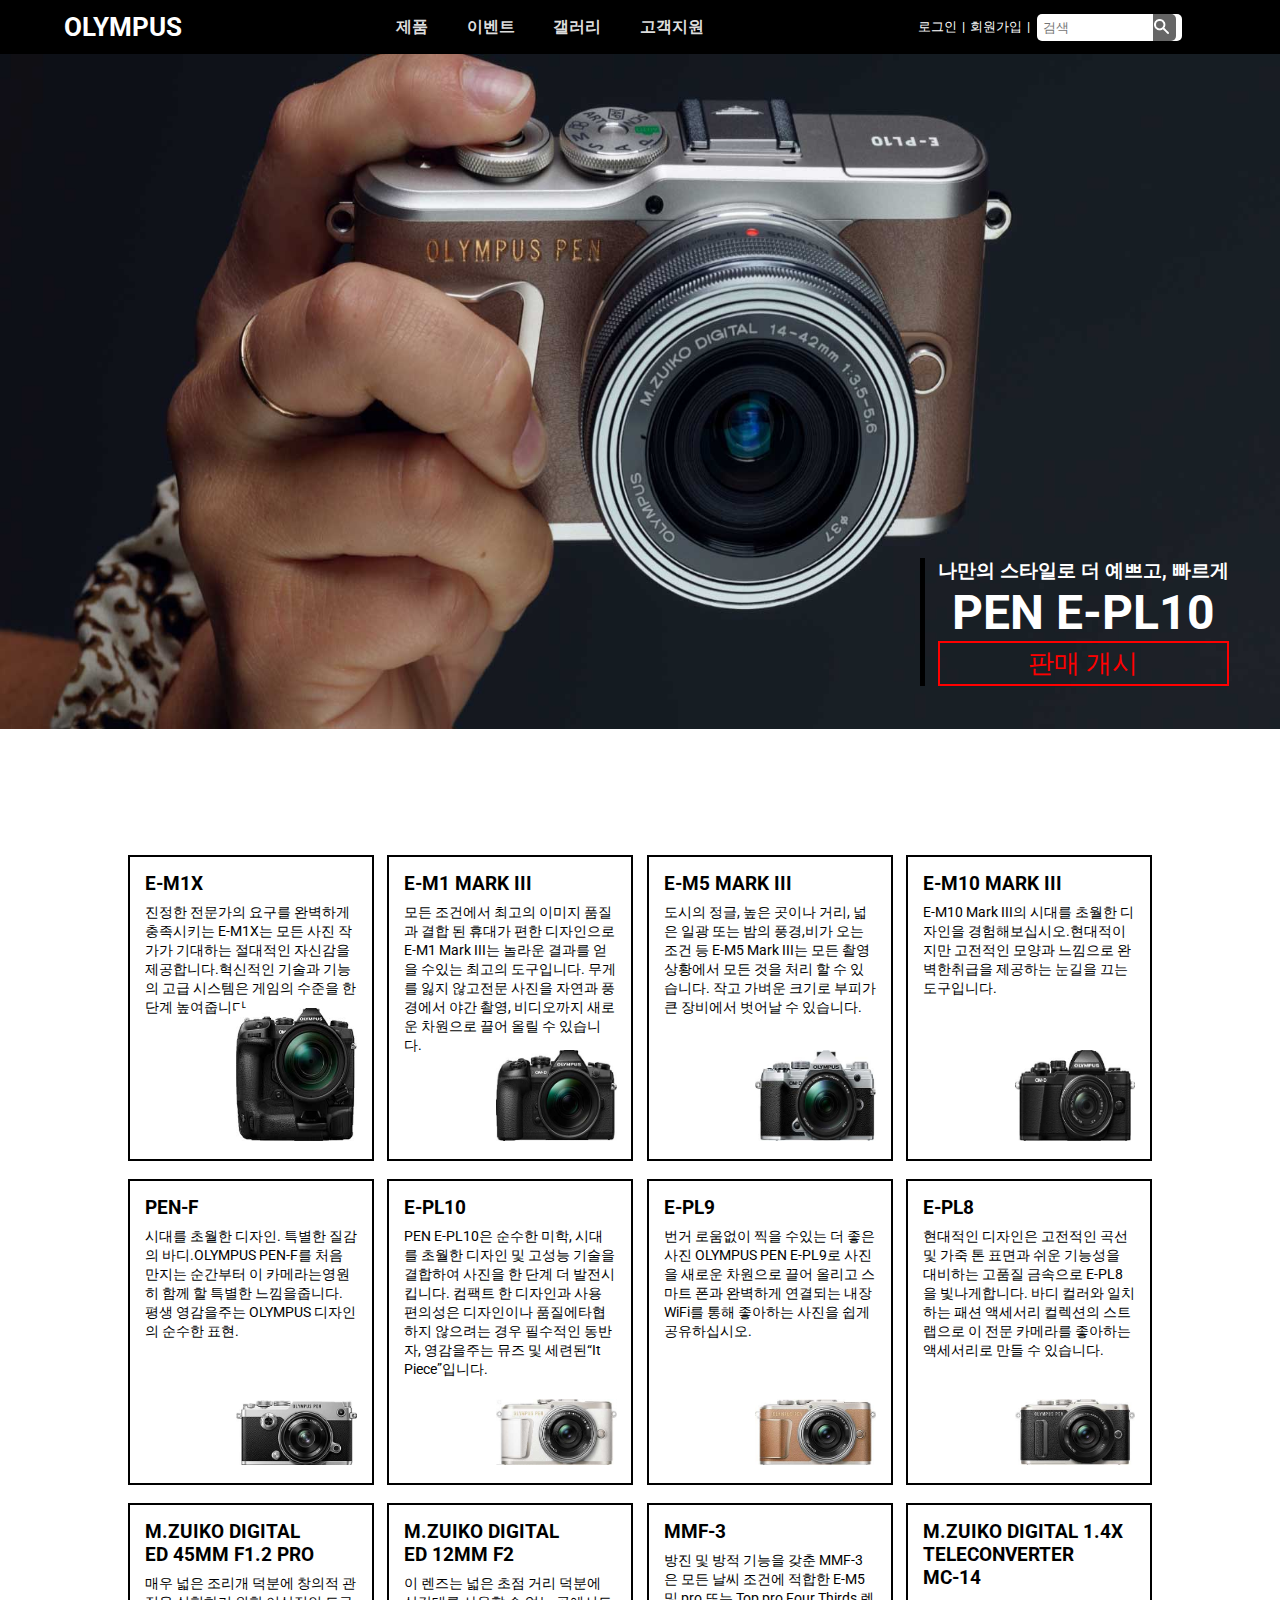
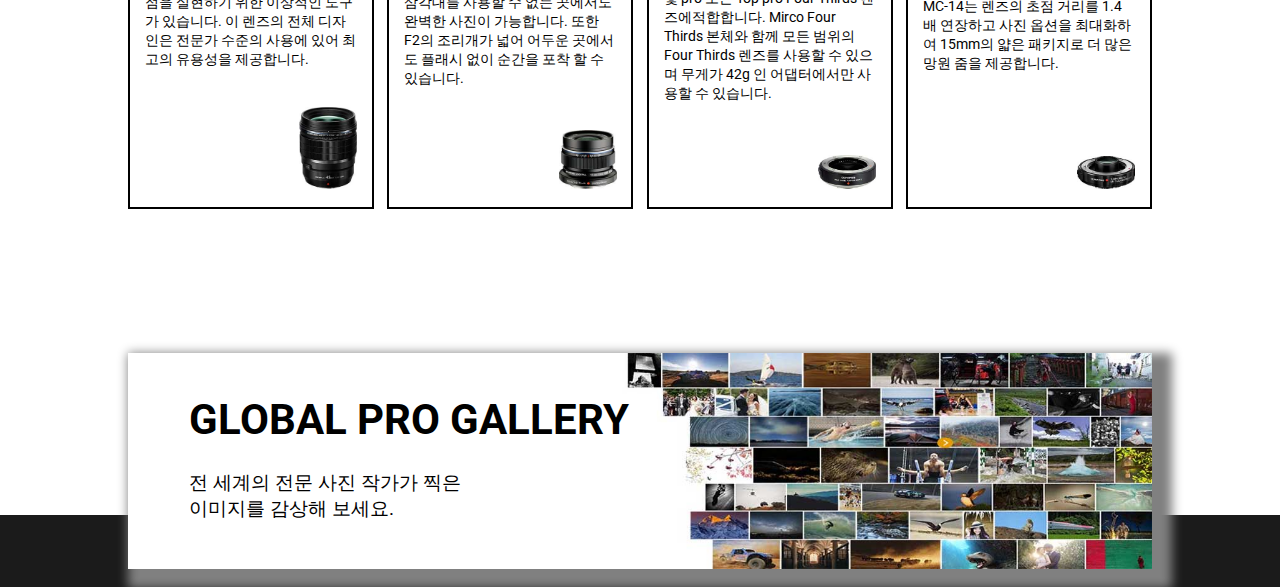
<file: sub1.html>
<!DOCTYPE html>
<html lang="en">

<head>
  <meta charset="UTF-8">
  <title>Document</title>
  <meta name="viewport" content="width=device-width, initial-scale=1">
  <link href="css/sub1.css" rel="stylesheet" type="text/css">
  <link href="css/head_foot.css" rel="stylesheet" type="text/css" />
  <script src="https://ajax.googleapis.com/ajax/libs/jquery/3.5.1/jquery.min.js"></script>
  <script src="./js/header.js"></script>
</head>

<body>
  <header>
    <div class="h-1">
      <a href="index_test.html">
        <h1>olympus</h1>
      </a>

      <nav>
        <a href="./sub1.html">제품</a>
        <a href="./event.html">이벤트</a>
        <a href="./gallery.html">갤러리</a>
        <a href="#">고객지원</a>
      </nav>

      <!---------------- 제품 호버시------------------->
      <div class="product">
        <span>
          <a href="sub1.html">카메라</a>
          <a href="sub1.html">렌즈</a>
          <a href="sub1.html">소프트웨어</a>
          <a href="sub1.html">액세서리</a>
        </span>
      </div>

      <!-------------------- 카메라 호버 시 --------------->
      <div class="product-hover">
        <div class="cam">
          <ul>
            <li>
              <a href="sub2.html">
                <img src="img/navi_om-d.jpg" alt="" />
                OM-D
              </a>
            </li>
            <li>
              <a href="sub2.html">E-M1X</a>
            </li>
            <li>
              <a href="sub2.html">E-M1 MARK lll</a>
            </li>
            <li>
              <a href="sub2.html">E-M1 MARK ll</a>
            </li>
            <li>
              <a href="sub2.html">E-M5 MARK lll</a>
            </li>
            <li>
              <a href="sub2.html">E-M5 MARK lll</a>
            </li>
            <li>
              <a href="sub2.html">E-M10 MARK lll</a>
            </li>
            <li>
              <a href="sub2.html">E-M10 MARK ll</a>
            </li>
          </ul>
          <ul>
            <li>
              <a href="sub2.html">
                <img src="img/navi_pen.jpg" alt="" />
                PEN-F
              </a>
            </li>
            <li>
              <a href="sub2.html">PEN-F</a>
            </li>
          </ul>
          <ul class="pen">
            <li>
              <a href="sub2.html">
                <img src="img/navi_pen2.jpg" alt="" />
                PEN
              </a>
            </li>
            <li>
              <a href="sub2.html">E-PL10</a>
            </li>
            <li>
              <a href="sub2.html">E-PL9</a>
            </li>
            <li>
              <a href="sub2.html">E-PL8</a>
            </li>
          </ul>
        </div>

        <!------------------ 렌즈 호버 시 ------------------->
        <div class="lense">
          <ul>
            <li>
              <a href="sub2.html">
                <img src="img/navi_lense.jpg" alt="" />
                M.ZUIKO
              </a>
            </li>
            <li>
              <a href="sub2.html">
                M.Zuiko Digital ED 12mm F2
              </a>
            </li>
            <li>
              <a href="sub2.html">
                M.Zuiko Digital 17mm F1.8
              </a>
            </li>
            <li>
              <a href="sub2.html">
                M.Zuiko Digital 25mm F1.8
              </a>
            </li>
            <li>
              <a href="sub2.html">
                M.Zuiko Digital ED 30mm F3.5 Macro
              </a>
            </li>
            <li>
              <a href="sub2.html">
                M.Zuiko Digital 45mm F1.8
              </a>
            </li>
          </ul>
          <ul>
            <li>
              <a href="sub2.html">
                <img src="img/navi_lense-pro.jpg" alt="" />
                M.ZUIKO PRO
              </a>
            </li>
            <li>
              <a href="sub2.html">
                M.Zuiko Digital ED 12mm F2
              </a>
            </li>
            <li>
              <a href="sub2.html">
                M.Zuiko Digital 17mm F1.8
              </a>
            </li>
            <li>
              <a href="sub2.html">
                M.Zuiko Digital 25mm F1.8
              </a>
            </li>
            <li>
              <a href="sub2.html">
                M.Zuiko Digital ED 30mm F3.5 Macro
              </a>
            <li>
              <a href="sub2.html">
                M.Zuiko Digital 45mm F1.8
              </a>
            </li>
          </ul>
        </div>

        <!-------------- 소프트웨어 호버 시 ---------------->
        <div class="software">
          <ul>
            <li>
              <a href="sub2.html">
                <img src="img/navi_audio.jpg" alt="" />
                오디오 편집
              </a>
            </li>
            <li>
              <a href="sub2.html">
                <img src="img/navi_digital.jpg" alt="" />
                디지털 포토
              </a>
            </li>
          </ul>
        </div>

        <!---------------- 액세서리 호버 시 ----------------->
        <div class="accessory">
          <ul class="acc_top">
            <li>
              <a href="sub2.html">
                <img src="img/navi_acc_flash.jpg" alt="" />
                플래쉬
              </a>
            </li>
            <li>
              <a href="sub2.html">
                <img src="img/navi_acc_battery.jpg" alt="" />
                배터리
              </a>
            </li>
            <li>
              <a href="sub2.html">
                <img src="img/navi_acc_cases.jpg" alt="" />
                케이스 & 스트랩
              </a>
            </li>
            <li>
              <a href="sub2.html">
                <img src="img/navi_acc_fashion.jpg" alt="" />
                패션 액세서리
              </a>
            </li>
          </ul>
          <ul>
            <li>
              <a href="sub2.html">
                <img src="img/navi_acc_underwater.jpg" alt="" />
                잠수
              </a>
            </li>
            <li>
              <a href="sub2.html">
                <img src="img/navi_acc_underwateracc.jpg" alt="" />
                잠수 액세서리
              </a>
            </li>
            <li>
              <a href="sub2.html">
                <img src="img/navi_acc_accport.jpg" alt="" />
                포트 액세서리
              </a>
            </li>
            <li>
              <a href="sub2.html">
                <img src="img/navi_acc_other.jpg" alt="" />
                기타 액세서리
              </a>
            </li>
          </ul>
        </div>
      </div>

      <!------- 검색,로그인, 회원가입 ------->
      <div class="sign">
        <a href="#">로그인</a>
        <a href="member.html">회원가입</a>
        <form>
          <fieldset>
            <input type="search" placeholder="검색">
            <button>
              <img src="./img/search.png" alt="">
            </button>
          </fieldset>
        </form>
      </div>
    </div>

    <!--------------- 반응형 버거메뉴 ----------------->
    <div class="menu-trigger">
      <span></span>
      <span></span>
    </div>
  </header>

  <!---------------- main -------------------->
  <main>
    <div class="spot">
      <img src="img/sub1_spot.jpg" alt="">
      <article>
        <h3>나만의 스타일로 더 예쁘고, 빠르게</h3>
        <h1>PEN E-PL10</h1>
        <p>판매 개시</p>
      </article>
    </div>
    <div class="contents">
      <ul class="omd">
        <li>
          <a href="sub2.html">
            <h3>e-m1x</h3>
            <p>
              진정한 전문가의 요구를 완벽하게 충족시키는 E-M1X는 모든 사진 작가가 기대하는 절대적인 자신감을 제공합니다.혁신적인 기술과 기능의 고급 시스템은 게임의 수준을 한단계 높여줍니다.
            </p>
            <img src="img/sub1_omd1.jpg" alt="">
          </a>
        </li>
        <li>
          <a href="sub2.html">
            <h3>e-m1 mark iii</h3>
            <p>
              모든 조건에서 최고의 이미지 품질과 결합 된 휴대가 편한 디자인으로 E-M1 Mark III는 놀라운 결과를 얻을 수있는 최고의 도구입니다. 무게를 잃지 않고전문 사진을 자연과 풍경에서
              야간 촬영, 비디오까지 새로운 차원으로 끌어 올릴 수 있습니다.
            </p>
            <img src="img/sub1_omd2.jpg" alt="">
          </a>
        </li>
        <li>
          <a href="sub2.html">
            <h3>E-M5 Mark iii</h3>
            <p>
              도시의 정글, 높은 곳이나 거리, 넓은 일광 또는 밤의 풍경,비가 오는 조건 등 E-M5 Mark III는 모든 촬영 상황에서 모든 것을 처리 할 수 있습니다. 작고 가벼운 크기로 부피가
              큰 장비에서 벗어날 수 있습니다.
            </p>
            <img src="img/sub1_omd3.jpg" alt="">
          </a>
        </li>
        <li>
          <a href="sub2.html">
            <h3>E-M10 Mark iii</h3>
            <p>
              E-M10 Mark III의 시대를 초월한 디자인을 경험해보십시오.현대적이지만 고전적인 모양과 느낌으로 완벽한취급을 제공하는 눈길을 끄는 도구입니다.
            </p>
            <img src="img/sub1_omd4.jpg" alt="">
          </a>
        </li>
      </ul>

      <ul class="pen">
        <li>
          <a href="sub2.html">
            <h3>pen-f</h3>
            <p>
              시대를 초월한 디자인. 특별한 질감의 바디.OLYMPUS PEN-F를 처음 만지는 순간부터 이 카메라는영원히 함께 할 특별한 느낌을줍니다. 평생 영감을주는 OLYMPUS 디자인의 순수한
              표현.
            </p>
            <img src="img/sub1_pen1.jpg" alt="">
          </a>
        </li>
        <li>
          <a href="sub2.html">
            <h3>e-pl10</h3>
            <p>
              PEN E-PL10은 순수한 미학, 시대를 초월한 디자인 및 고성능 기술을 결합하여 사진을 한 단계 더 발전시킵니다. 컴팩트 한 디자인과 사용 편의성은 디자인이나 품질에타협하지 않으려는
              경우 필수적인 동반자, 영감을주는 뮤즈 및 세련된“It Piece”입니다.
            </p>
            <img src="img/sub1_pen2.jpg" alt="">
          </a>
        </li>
        <li>
          <a href="sub2.html">
            <h3>e-pl9</h3>
            <p>
              번거 로움없이 찍을 수있는 더 좋은 사진 OLYMPUS PEN E-PL9로 사진을 새로운 차원으로 끌어 올리고 스마트 폰과 완벽하게 연결되는 내장 WiFi를 통해 좋아하는 사진을 쉽게
              공유하십시오.
            </p>
            <img src="img/sub1_pen3.jpg" alt="">
          </a>
        </li>
        <li>
          <a href="sub2.html">
            <h3>e-pl8</h3>
            <p>
              현대적인 디자인은 고전적인 곡선 및 가죽 톤 표면과 쉬운 기능성을 대비하는 고품질 금속으로 E-PL8을 빛나게합니다. 바디 컬러와 일치하는 패션 액세서리 컬렉션의 스트랩으로 이 전문
              카메라를 좋아하는 액세서리로 만들 수 있습니다.
            </p>
            <img src="img/sub1_pen4.jpg" alt="">
          </a>
        </li>
      </ul>

      <ul class="lense">
        <li>
          <a href="sub2.html">
            <h3>M.Zuiko Digital
              ED 45mm F1.2 PRO</h3>
            <p>
              매우 넓은 조리개 덕분에 창의적 관점을 실현하기 위한 이상적인 도구가 있습니다. 이 렌즈의 전체 디자인은 전문가 수준의 사용에 있어 최고의 유용성을 제공합니다.
            </p>
            <img src="img/sub1_lense1.jpg" alt="">
          </a>
        </li>
        <li>
          <a href="sub2.html">
            <h3>M.ZUIKO DIGITAL
              ED 12mm F2</h3>
            <p>
              이 렌즈는 넓은 초점 거리 덕분에 삼각대를 사용할 수 없는 곳에서도 완벽한 사진이 가능합니다. 또한 F2의 조리개가 넓어 어두운 곳에서도 플래시 없이 순간을 포착 할 수 있습니다.
            </p>
            <img src="img/sub1_lense2.jpg" alt="">
          </a>
        </li>
        <li>
          <a href="sub2.html">
            <h3>MMF‑3</h3>
            <p>
              방진 및 방적 기능을 갖춘 MMF-3은 모든 날씨 조건에 적합한 E‑M5 및 pro 또는 Top pro Four Thirds 렌즈에적합합니다. Mirco Four Thirds 본체와 함께
              모든 범위의 Four Thirds 렌즈를 사용할 수 있으며 무게가 42g 인 어댑터에서만 사용할 수 있습니다.
            </p>
            <img src="img/sub1_lense3.jpg" alt="">
          </a>
        </li>
        <li>
          <a href="sub2.html">
            <h3>M.ZUIKO DIGITAL 1.4X
              TELECONVERTER MC‑14</h3>
            <p>
              MC‑14는 렌즈의 초점 거리를 1.4 배 연장하고 사진 옵션을 최대화하여 15mm의 얇은 패키지로 더 많은 망원 줌을 제공합니다.
            </p>
            <img src="img/sub1_lense4.jpg" alt="">
          </a>
        </li>
      </ul>
    </div>

    <div class="gallery">
      <a href="https://cameras.olympus.com/gallery/en/">
        <img src="./img/sub1_gallery.jpg" alt="">
        <article>
          <h3>global pro gallery</h3>
          <p>전 세계의 전문 사진 작가가 찍은
            이미지를 감상해 보세요.</p>
        </article>
      </a>
    </div>
  </main>

  <footer>
    <div class="foot">
      <p>TEL :02)6255-3344</p>
      <div>
        <a href="https://ko-kr.facebook.com/getolympus/">
          <img src="img/facebook.png" alt="" />
        </a>
        <a href="https://www.youtube.com/getolympus">
          <img src="img/youtube.png" alt="" />
        </a>
      </div>
      <p>https://www.olympus-global.com/</p>
    </div>
  </footer>
</body>

</html>
</file>
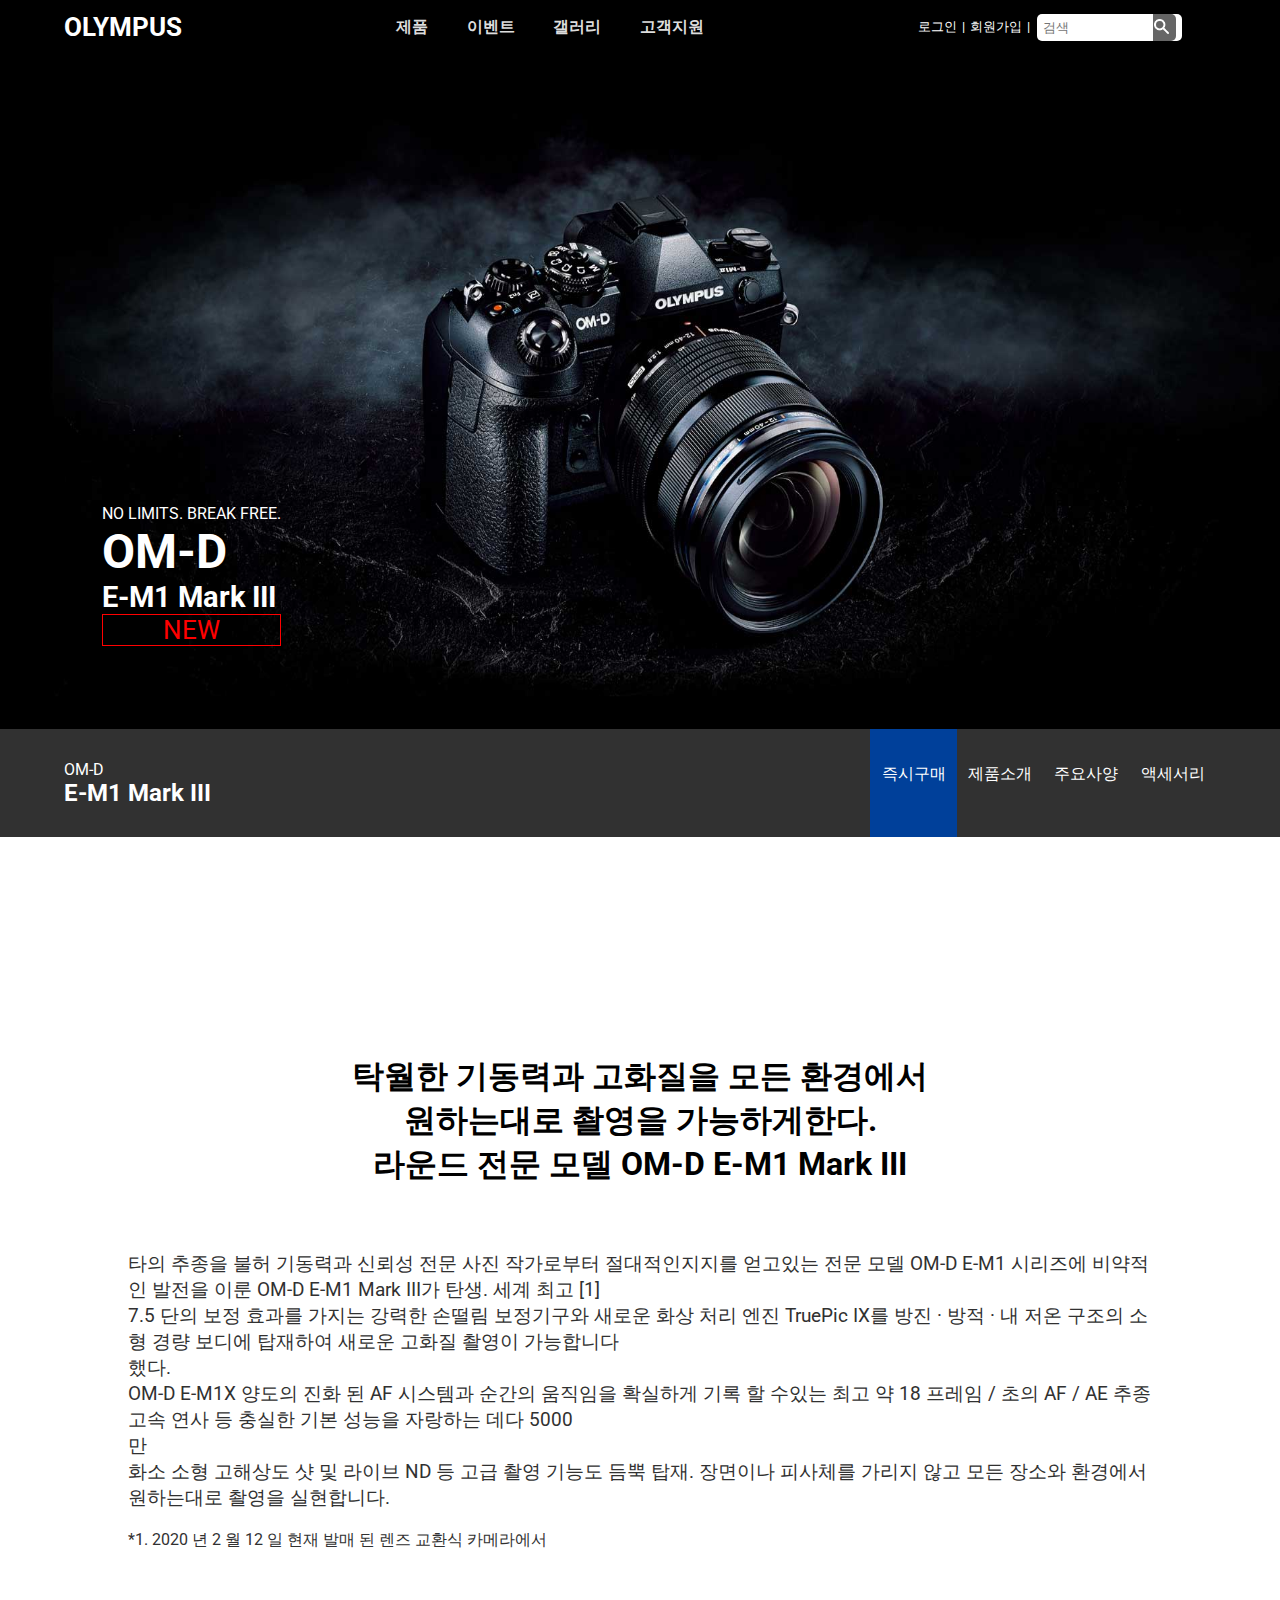
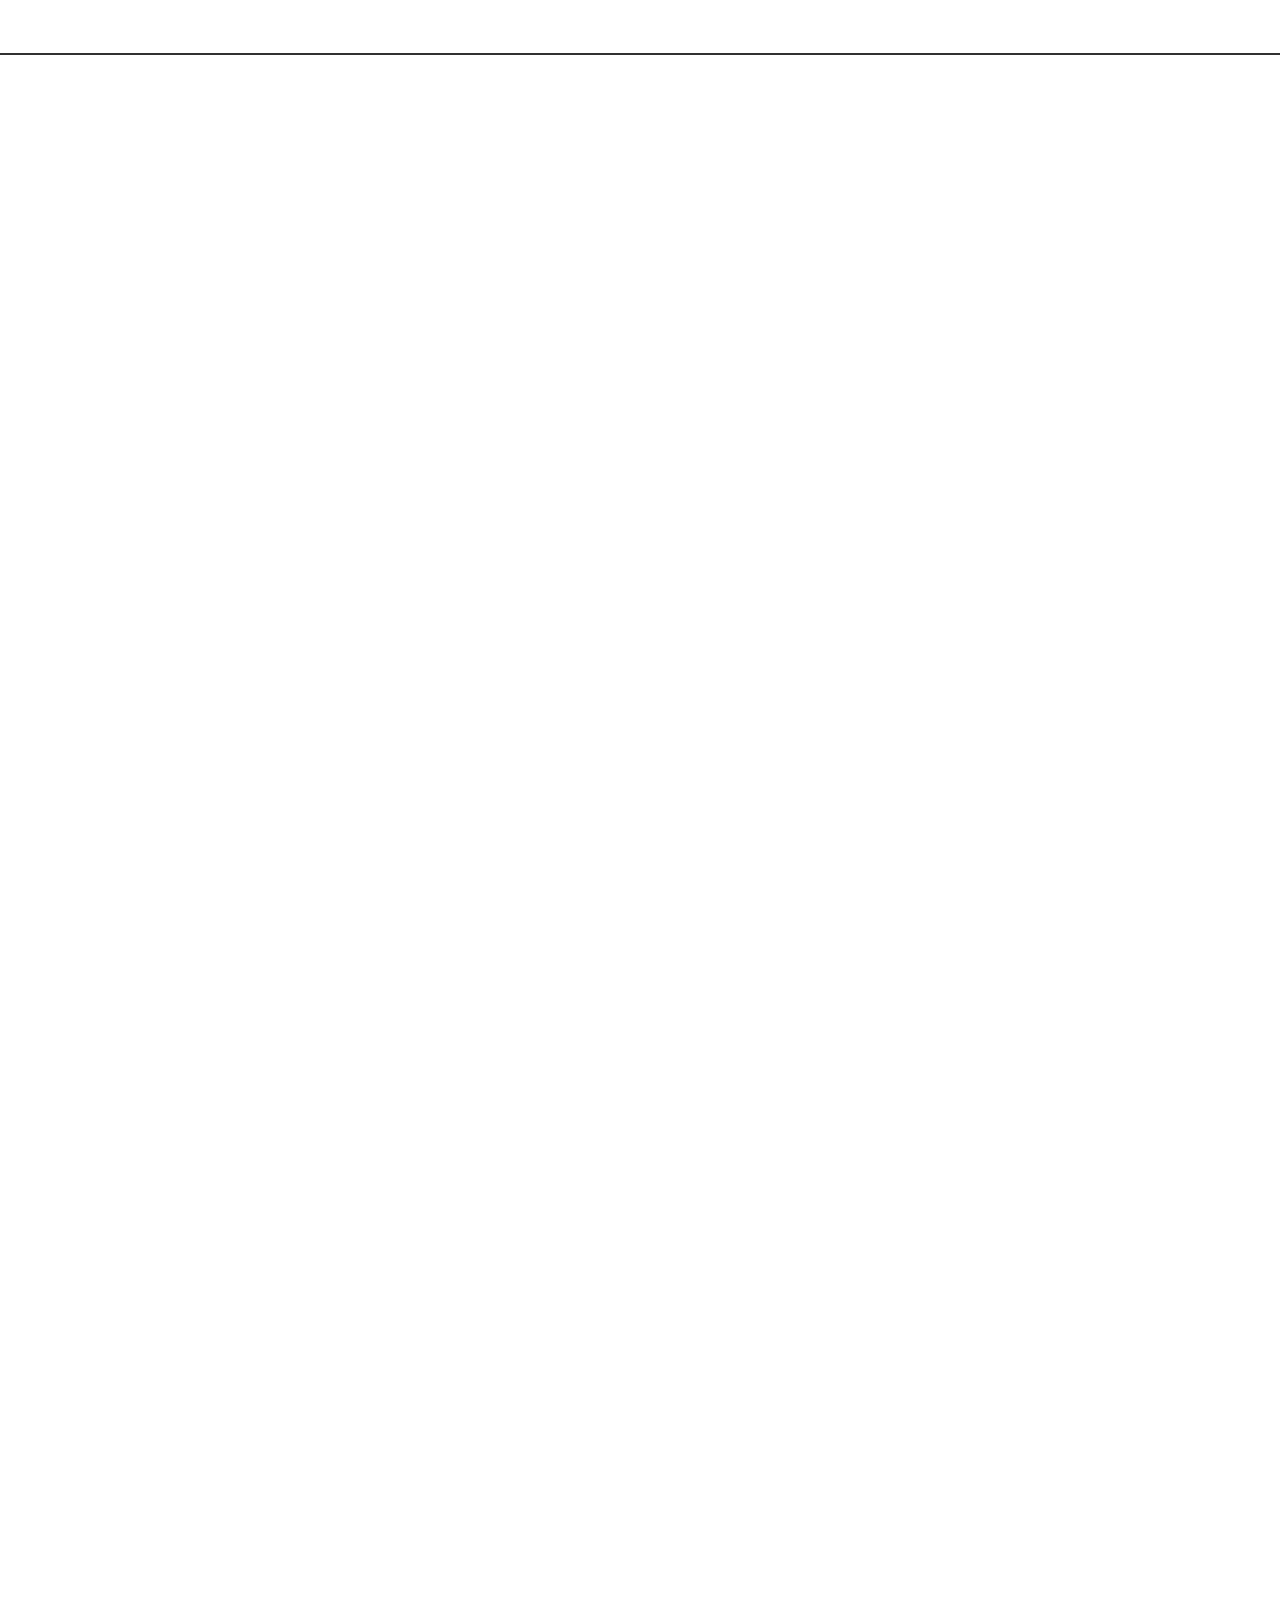
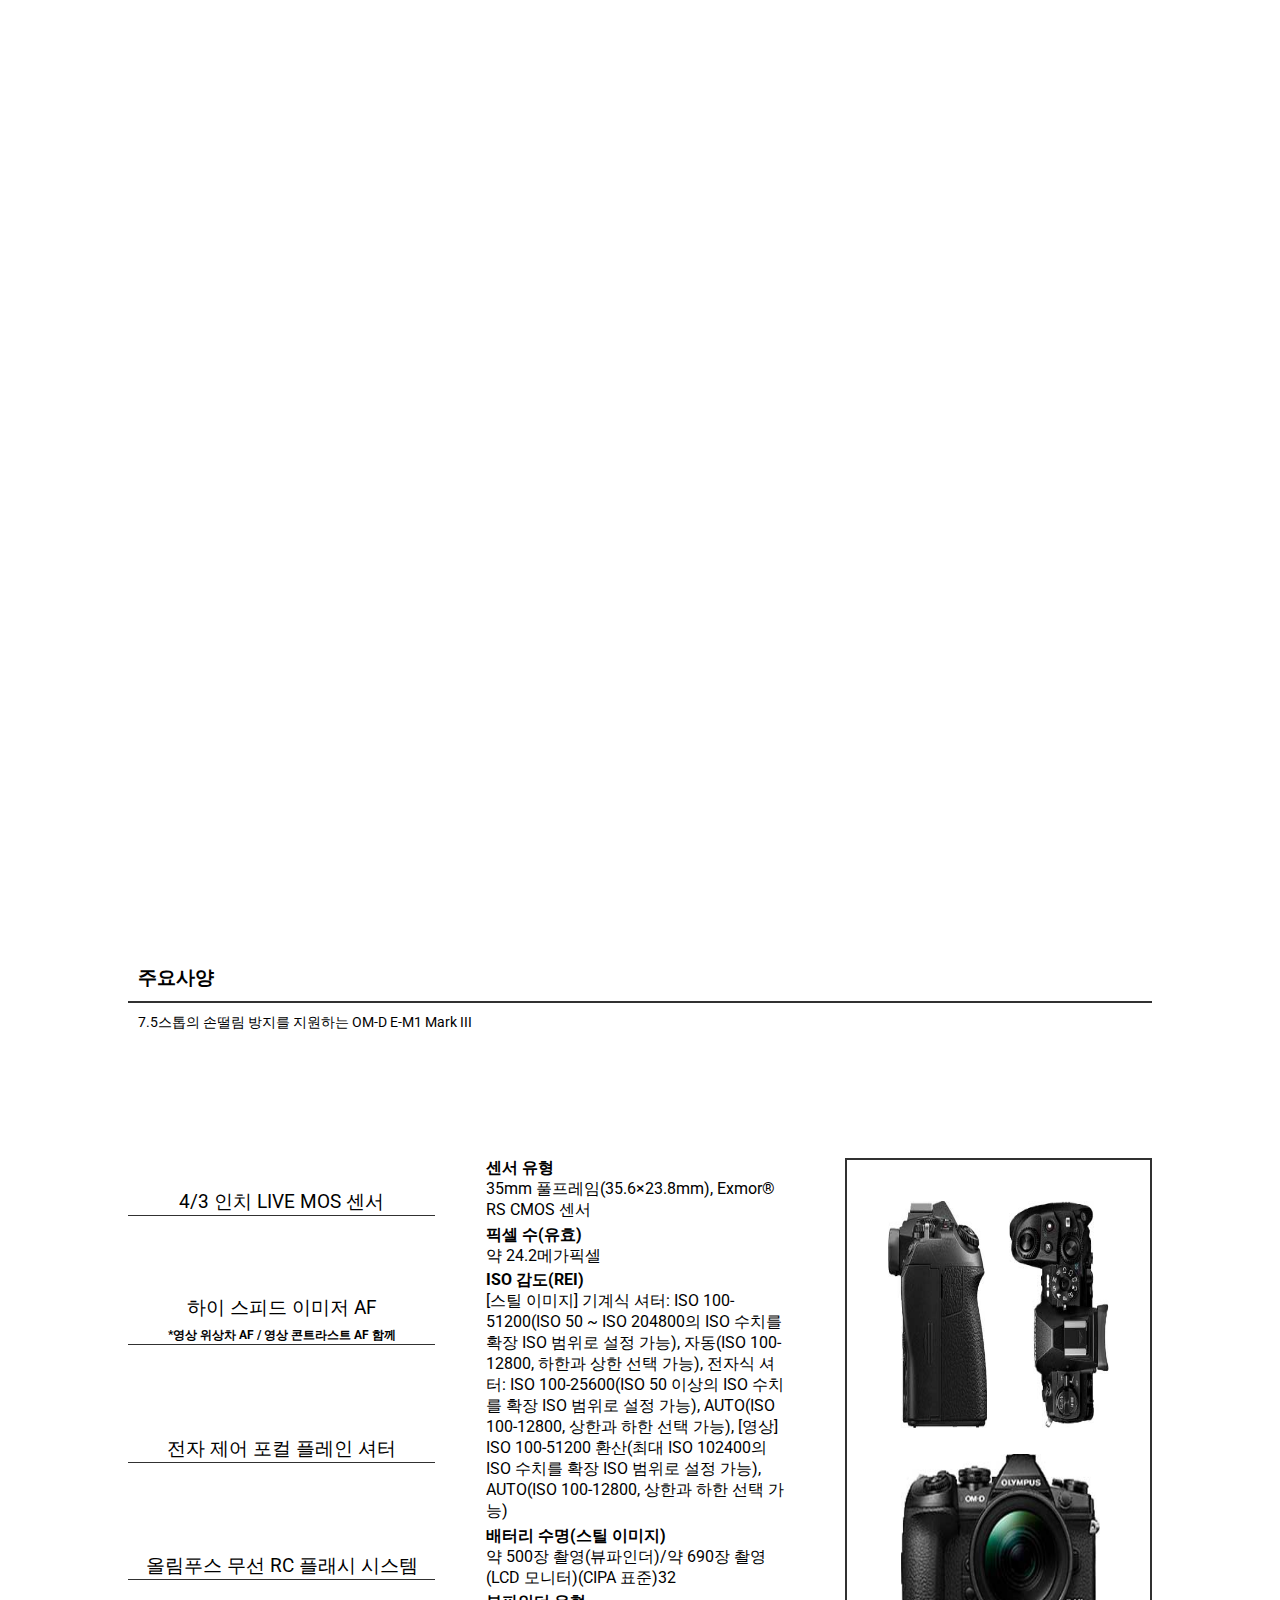
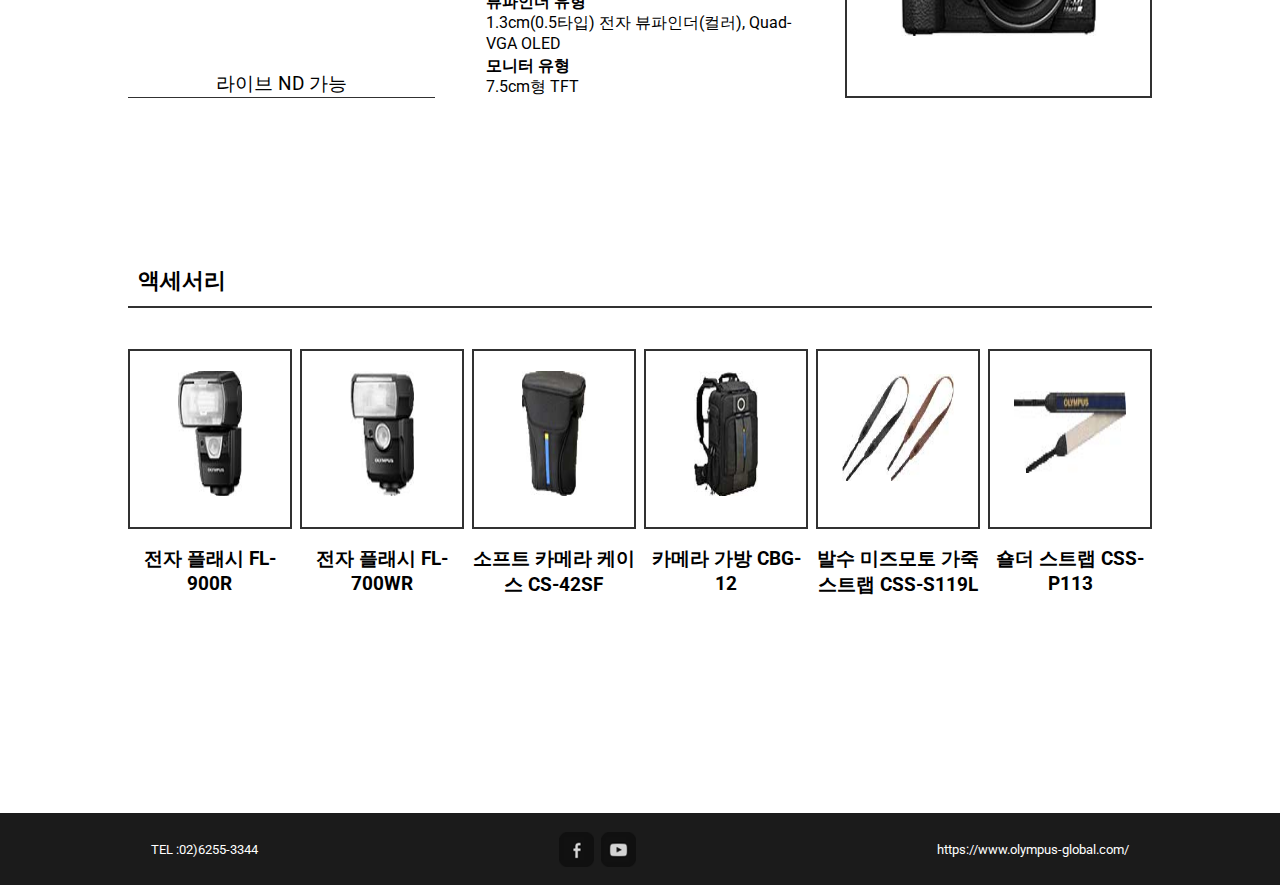
<file: sub2.html>
<!DOCTYPE html>
<html lang="en">

<head>
  <meta charset="UTF-8">
  <title>Document</title>
  <meta name="viewport" content="width=device-width, initial-scale=1">
  <link href="css/sub2.css" rel="stylesheet" type="text/css">
  <link href="css/head_foot.css" rel="stylesheet" type="text/css" />
  <script src="https://ajax.googleapis.com/ajax/libs/jquery/3.5.1/jquery.min.js"></script>
  <script src="js/header.js"></script>
  <script src="js/sub2.js"></script>

</head>

<body>
  <header>
    <div class="h-1">
      <a href="index_test.html">
        <h1>olympus</h1>
      </a>

      <nav>
        <a href="./sub1.html">제품</a>
        <a href="./event.html">이벤트</a>
        <a href="./gallery.html">갤러리</a>
        <a href="#">고객지원</a>
      </nav>

      <!---------------- 제품 호버시------------------->
      <div class="product">
        <span>
          <a href="sub1.html">카메라</a>
          <a href="sub1.html">렌즈</a>
          <a href="sub1.html">소프트웨어</a>
          <a href="sub1.html">액세서리</a>
        </span>
      </div>

      <!-------------------- 카메라 호버 시 --------------->
      <div class="product-hover">
        <div class="cam">
          <ul>
            <li>
              <a href="sub2.html">
                <img src="img/navi_om-d.jpg" alt="" />
                OM-D
              </a>
            </li>
            <li>
              <a href="sub2.html">E-M1X</a>
            </li>
            <li>
              <a href="sub2.html">E-M1 MARK lll</a>
            </li>
            <li>
              <a href="sub2.html">E-M1 MARK ll</a>
            </li>
            <li>
              <a href="sub2.html">E-M5 MARK lll</a>
            </li>
            <li>
              <a href="sub2.html">E-M5 MARK lll</a>
            </li>
            <li>
              <a href="sub2.html">E-M10 MARK lll</a>
            </li>
            <li>
              <a href="sub2.html">E-M10 MARK ll</a>
            </li>
          </ul>
          <ul>
            <li>
              <a href="sub2.html">
                <img src="img/navi_pen.jpg" alt="" />
                PEN-F
              </a>
            </li>
            <li>
              <a href="sub2.html">PEN-F</a>
            </li>
          </ul>
          <ul>
            <li>
              <a href="sub2.html">
                <img src="img/navi_pen2.jpg" alt="" />
                PEN
              </a>
            </li>
            <li>
              <a href="sub2.html">E-PL10</a>
            </li>
            <li>
              <a href="sub2.html">E-PL9</a>
            </li>
            <li>
              <a href="sub2.html">E-PL8</a>
            </li>
          </ul>
        </div>

        <!------------------ 렌즈 호버 시 ------------------->
        <div class="lense">
          <ul>
            <li>
              <a href="sub2.html">
                <img src="img/navi_lense.jpg" alt="" />
                M.ZUIKO
              </a>
            </li>
            <li>
              <a href="sub2.html">
                M.Zuiko Digital ED 12mm F2
              </a>
            </li>
            <li>
              <a href="sub2.html">
                M.Zuiko Digital 17mm F1.8
              </a>
            </li>
            <li>
              <a href="sub2.html">
                M.Zuiko Digital 25mm F1.8
              </a>
            </li>
            <li>
              <a href="sub2.html">
                M.Zuiko Digital ED 30mm F3.5 Macro
              </a>
            </li>
            <li>
              <a href="sub2.html">
                M.Zuiko Digital 45mm F1.8
              </a>
            </li>
          </ul>
          <ul>
            <li>
              <a href="sub2.html">
                <img src="img/navi_lense-pro.jpg" alt="" />
                M.ZUIKO PRO
              </a>
            </li>
            <li>
              <a href="sub2.html">
                M.Zuiko Digital ED 12mm F2
              </a>
            </li>
            <li>
              <a href="sub2.html">
                M.Zuiko Digital 17mm F1.8
              </a>
            </li>
            <li>
              <a href="sub2.html">
                M.Zuiko Digital 25mm F1.8
              </a>
            </li>
            <li>
              <a href="sub2.html">
                M.Zuiko Digital ED 30mm F3.5 Macro
              </a>
            <li>
              <a href="sub2.html">
                M.Zuiko Digital 45mm F1.8
              </a>
            </li>
          </ul>
        </div>

        <!-------------- 소프트웨어 호버 시 ---------------->
        <div class="software">
          <ul>
            <li>
              <a href="sub2.html">
                <img src="img/navi_audio.jpg" alt="" />
                오디오 편집
              </a>
            </li>
            <li>
              <a href="sub2.html">
                <img src="img/navi_digital.jpg" alt="" />
                디지털 포토
              </a>
            </li>
          </ul>
        </div>

        <!---------------- 액세서리 호버 시 ----------------->
        <div class="accessory">
          <ul class="acc_top">
            <li>
              <a href="sub2.html">
                <img src="img/navi_acc_flash.jpg" alt="" />
                플래쉬
              </a>
            </li>
            <li>
              <a href="sub2.html">
                <img src="img/navi_acc_battery.jpg" alt="" />
                배터리
              </a>
            </li>
            <li>
              <a href="sub2.html">
                <img src="img/navi_acc_cases.jpg" alt="" />
                케이스 & 스트랩
              </a>
            </li>
            <li>
              <a href="sub2.html">
                <img src="img/navi_acc_fashion.jpg" alt="" />
                패션 액세서리
              </a>
            </li>
          </ul>
          <ul>
            <li>
              <a href="sub2.html">
                <img src="img/navi_acc_underwater.jpg" alt="" />
                잠수
              </a>
            </li>
            <li>
              <a href="sub2.html">
                <img src="img/navi_acc_underwateracc.jpg" alt="" />
                잠수 액세서리
              </a>
            </li>
            <li>
              <a href="sub2.html">
                <img src="img/navi_acc_accport.jpg" alt="" />
                포트 액세서리
              </a>
            </li>
            <li>
              <a href="sub2.html">
                <img src="img/navi_acc_other.jpg" alt="" />
                기타 액세서리
              </a>
            </li>
          </ul>
        </div>
      </div>

      <!------- 검색,로그인, 회원가입 ------->
      <div class="sign">
        <a href="#">로그인</a>
        <a href="member.html">회원가입</a>
        <form>
          <fieldset>
            <input type="search" placeholder="검색">
            <button>
              <img src="./img/search.png" alt="">
            </button>
          </fieldset>
        </form>
      </div>
    </div>
    <!--------------- 반응형 버거메뉴 ----------------->
    <div class="menu-trigger">
      <span></span>
      <span></span>
    </div>

    <!---------------------- 로그인 팝업 ---------------------->
    <div class="popup">
      <h2>로그인</h2>
      <span class="closer">
        <span></span>
        <span></span>
      </span>
      <p>
        <label for="id"> ID</label>
        <input type="text" name="id" required>
      </p>
      <p>
        <label for="pw">PW</label>
        <input type="password" name="pw" required>
      </p>
      <p>
        <input type="submit" value="로그인">
      </p>
    </div>
  </header>

  <main>
    <div class="spot">
      <img src="img/sub2_spot.jpg" alt="">
      <article>
        <p>no limits. break free.</p>
        <h1>OM-D</h1>
        <h2>E-M1 Mark III</h2>
        <p>new</p>
      </article>
    </div>

    <div class="sub_navi">
      <article>
        <p>
          OM-D
        </p>
        <h2>
          E-M1 Mark III
        </h2>
      </article>
      <div>
        <a href="#">즉시구매</a>
        <a href="#">제품소개</a>
        <a href="#">주요사양</a>
        <a href="#">액세서리</a>
      </div>
    </div>

    <section>
      <div class="title">
        <h2>
          탁월한 기동력과 고화질을 모든 환경에서
          원하는대로 촬영을 가능하게한다.
          라운드 전문 모델 OM-D E-M1 Mark III
        </h2>
        <p>
          타의 추종을 불허 기동력과 신뢰성 전문 사진 작가로부터 절대적인지지를 얻고있는 전문 모델 OM-D E-M1 시리즈에 비약적인 발전을 이룬 OM-D E-M1 Mark III가 탄생. 세계 최고 [1]
          7.5 단의 보정 효과를 가지는 강력한 손떨림 보정기구와 새로운 화상 처리 엔진 TruePic IX를 방진 · 방적 · 내 저온 구조의 소형 경량 보디에 탑재하여 새로운 고화질 촬영이 가능합니다
          했다.
          OM-D E-M1X 양도의 진화 된 AF 시스템과 순간의 움직임을 확실하게 기록 할 수있는 최고 약 18 프레임 / 초의 AF / AE 추종 고속 연사 등 충실한 기본 성능을 자랑하는 데다 5000
          만
          화소 소형 고해상도 샷 및 라이브 ND 등 고급 촬영 기능도 듬뿍 탑재. 장면이나 피사체를 가리지 않고 모든 장소와 환경에서 원하는대로 촬영을 실현합니다.
        </p>
        <p>
          *1. 2020 년 2 월 12 일 현재 발매 된 렌즈 교환식 카메라에서
        </p>
      </div>

      <ul class="contents">
        <li>
          <article>
            <h3>압도적인 소형 경량 바디와 최고의 고화질</h3>
            <p>
              촬영자의 부담을 경감하는 소형 경량 바디에 세계 최고 [1] 7.5 단의 안정화와 새로운 화상 처리 엔진 TruePic IX를 탑재하고 일안 최고 수준의 고화질을 실현했습니다. 5000 만
              화소
              [2] 소형 고해상도 샷 및 라이브 ND에도 대응하고있어, 최소의 시스템에서 더 경쾌하게 고화질 촬영이 가능합니다.
            </p>
            <p>
              *1. 2020 년 2 월 12 일 현재 발매 된 렌즈 교환식 카메라에서
              *2. 이미지 크기는 8160 x 6120
            </p>
          </article>
          <img src="img/sub2_main1.jpg" alt="">
        </li>

        <li>
          <img src="img/sub2_main2.jpg" alt="">
          <article>
            <h3> 절대적인 신뢰성</h3>
            <p>
              가볍고 견고한 마그네슘 합금 바디에 방진·방적·내 저온 성능과 전문 사진 작가에서 높이 평가되는 먼지 감소 시스템, 40 만 회 [1] 고내 셔터 유닛 등 올림푸스가 오랜 세월 길러 온
              뛰어난
              기본 성능을 응축했습니다. 열악한 환경에서 촬영하는 프로 사진 작가의 요구에 응할 수있는 높은 신뢰성을 실현하고 있습니다.
            </p>
            <p>
              *1. 당사 시험 조건에서
            </p>
          </article>
        </li>
        <li>
          <article>
            <h3> 진화 된 AF 시스템과 속도</h3>
            <p>
              OM-D E-M1X의 AF 알고리즘과 사용자 성을 계승 한 고급 AF 시스템과 약 18 프레임/ 초의 AF / AE 추종 고속 연사가 빠르게 움직이는 피사체의 "순간"을 확실하게 포착합니다.
              요망이 높았던 멀티 셀렉터도 탑재하고 동체 촬영 중에도보다 원활하게 AF 타겟을 이동할 수있게되었습니다. 또한 지금까지는 MF를 실시하는 것이 일반적이었다 별에 초점을 AF로 정밀하게
              실현하는 「밤하늘 AF」을 새롭게 탑재. 얼굴 우선 / 눈 우선 AF도 얼굴 · 눈의 검출 정밀도 및 추종성이 향상하고 있습니다.
            </p>
          </article>
          <img src="img/sub2_main3.jpg" alt="">
        </li>
        <li>
          <img src="img/sub2_main4.jpg" alt="">
          <article>
            <h3> 혁신적이고 다양한 기능</h3>
            <p>
              순간의 움직임을 놓치지 않는 프로 캡처 모드와 Log 촬영에 대응 한 소형 4K 동영상 촬영, 리니어 PCM 레코더와 연계 된 고음질 녹음 등의 혁신적인 기능이 창의적인 영상 표현을
              지원합니다.
            </p>
          </article>
        </li>
        <li>
          <article>
            <h3> 시스템 확장성</h3>
            <p>
              수직으로 뛰어난 작업을 가능하게하는 파워 배터리 홀더와 마스터 렌즈의 초점 거리를 늘릴 고성능 텔레 컨버터, 고속 연사와 전파 식 무선 통신을 지원하는 강력한 플래시 등 시스템을 확장하는
              풍부한 액세서리를 준비하고 있습니다. 스마트 폰용 앱과 PC와 연계하는 소프트웨어의 이용도 가능하고, 이들을 활용하여 더욱 다양한 촬영이 가능합니다.
            </p>
          </article>
          <img src="img/sub2_main5.jpg" alt="">
        </li>
      </ul>
    </section>

    <section>
      <div class="specification">
        <h3>주요사양</h3>
        <p>7.5스톱의 손떨림 방지를 지원하는 OM-D E-M1 Mark III </p>
        <div class="flex">
          <div class="left">
            <p>4/3 인치 LIVE MOS 센서</p>
            <p>하이 스피드 이미저 AF
              <strong>*영상 위상차 AF / 영상 콘트라스트 AF 함께</strong>
            </p>
            <p>전자 제어 포컬 플레인 셔터</p>
            <p>올림푸스 무선 RC 플래시 시스템</p>
            <p>라이브 ND 가능</p>
          </div>

          <div class="center">
            <article>
              <h4>센서 유형</h4>
              <p>35mm 풀프레임(35.6×23.8mm), Exmor®
                RS CMOS 센서
              </p>
            </article>
            <article>
              <h4>픽셀 수(유효)</h4>
              <p>약 24.2메가픽셀</p>
            </article>
            <article>
              <h4>ISO 감도(REI)</h4>
              <p>
                [스틸 이미지] 기계식 셔터: ISO 100-51200(ISO 50 ~ ISO 204800의 ISO 수치를 확장 ISO 범위로 설정 가능), 자동(ISO 100-12800, 하한과 상한
                선택
                가능), 전자식 셔터: ISO 100-25600(ISO 50 이상의 ISO 수치를 확장 ISO 범위로 설정 가능), AUTO(ISO 100-12800, 상한과 하한 선택 가능), [영상]
                ISO
                100-51200 환산(최대 ISO 102400의 ISO 수치를 확장 ISO 범위로 설정 가능), AUTO(ISO 100-12800, 상한과 하한 선택 가능)
              </p>
            </article>
            <article>
              <h4>배터리 수명(스틸 이미지)</h4>
              <p>
                약 500장 촬영(뷰파인더)/약 690장
                촬영(LCD 모니터)(CIPA 표준)32
              </p>
            </article>
            <article>
              <h4>뷰파인더 유형</h4>
              <p>
                1.3cm(0.5타입) 전자 뷰파인더(컬러),
                Quad-VGA OLED
              </p>
            </article>
            <article>
              <h4>모니터 유형</h4>
              <p>7.5cm형 TFT</p>
            </article>
          </div>

          <div class="right">
            <img src="img/sub2_Specification1.jpg" alt="">
            <img src="img/sub2_Specification2.jpg" alt="">
            <img src="img/sub2_Specification3.jpg" alt="">
          </div>
        </div>
      </div>
    </section>

    <section>
      <div class="acc">
        <h3>액세서리</h3>
        <ul>
          <li>
            <a href="#">
              <span>
                <img src="img/sub2_acc1.jpg" alt="">
              </span>
              <p>전자 플래시 FL-900R</p>
            </a>
          </li>
          <li>
            <a href="#">
              <span>
                <img src="img/sub2_acc2.jpg" alt="">
              </span>
              <p>전자 플래시 FL-700WR</p>
            </a>
          </li>
          <li>
            <a href="#">
              <span>
                <img src="img/sub2_acc3.jpg" alt="">
              </span>
              <p>소프트 카메라 케이스 CS-42SF</p>
            </a>
          </li>
          <li>
            <a href="#">
              <span>
                <img src="img/sub2_acc4.jpg" alt="">
              </span>
              <p>카메라 가방 CBG-12</p>
            </a>
          </li>
          <li>
            <a href="#">
              <span>
                <img src="img/sub2_acc5.jpg" alt="">
              </span>
              <p>발수 미즈모토 가죽
                스트랩 CSS-S119L</p>
            </a>
          </li>
          <li>
            <a href="#">
              <span>
                <img src="img/sub2_acc6.jpg" alt="">
              </span>
              <p>숄더 스트랩 CSS-P113</p>
            </a>
          </li>
        </ul>
      </div>
      </div>
    </section>
  </main>

  <footer>
    <div class="foot">
      <p>TEL :02)6255-3344</p>
      <div>
        <a href="https://ko-kr.facebook.com/getolympus/">
          <img src="img/facebook.png" alt="" />
        </a>
        <a href="https://www.youtube.com/getolympus">
          <img src="img/youtube.png" alt="" />
        </a>
      </div>
      <p>https://www.olympus-global.com/</p>
    </div>
  </footer>

</body>

</html>
</file>
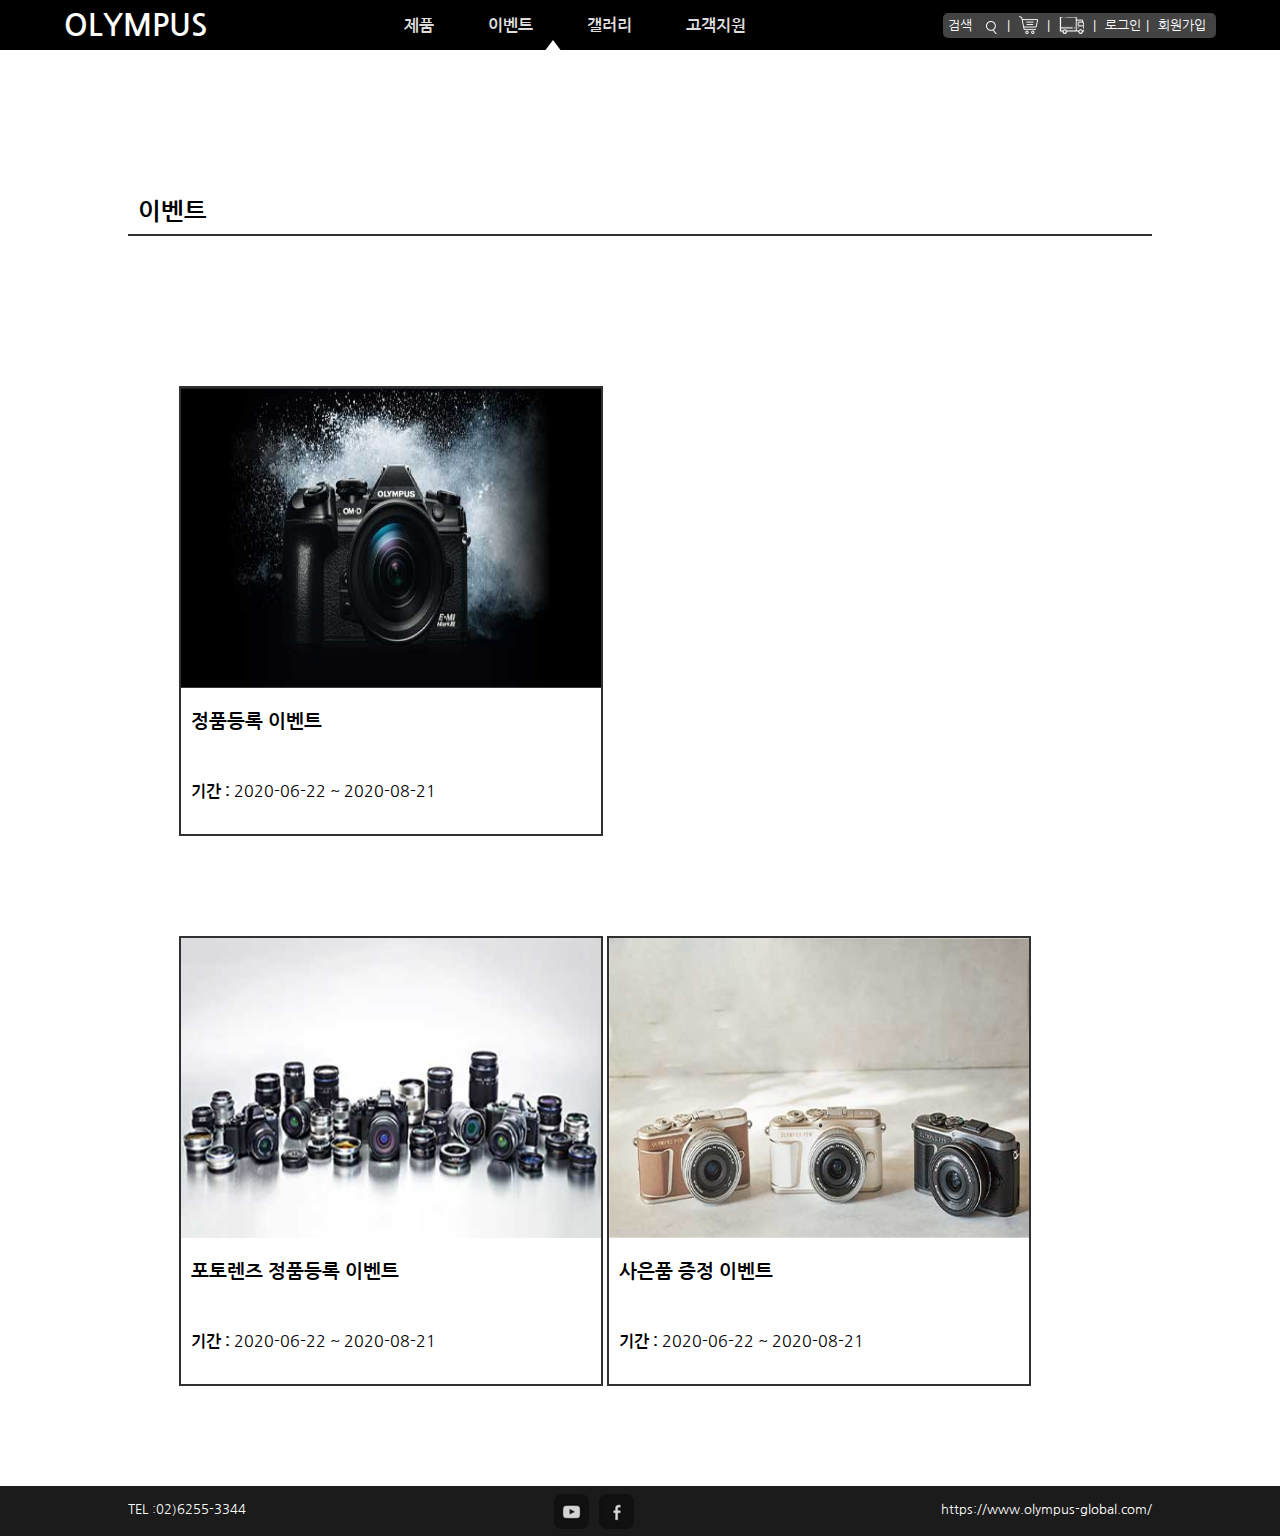
<file: project/event.html>
<!DOCTYPE html>
<html lang="en">

<head>
  <meta charset="UTF-8">
  <title>Document</title>
  <meta name="viewport" content="width=device-width, initial-scale=1">
  <link href="css/event.css" rel="stylesheet" type="text/css">
  <script src="https://ajax.googleapis.com/ajax/libs/jquery/3.5.1/jquery.min.js"></script>
  <script src="js/event.js"></script>
</head>

<body>
  <header>
    <div class="h-1">
      <a href="index.html">
        <h1>olympus</h1>
      </a>

      <nav>
        <a href="sub1.html">제품</a>
        <a href="event.html">이벤트</a>
        <a href="gallery.html">갤러리</a>
        <a href="#">고객지원</a>
      </nav>

      <!---------------- 제품 호버시------------------->
      <div class="product">
        <span>
          <a href="sub1.html">카메라</a>
          <a href="sub1.html">렌즈</a>
          <a href="sub1.html">소프트웨어</a>
          <a href="sub1.html">액세서리</a>
        </span>
      </div>

      <div class="product-hover">
      <!-------------------- 카메라 호버 시 --------------->
      <div class="cam">
        <ul>
          <li class="omd">
            <a href="sub2.html">
              <img src="img/navi_om-d.jpg" alt="" />
              <p>OM-D</p>
            </a>
            <a href="sub2.html">E-M1X</a>
            <a href="sub2.html">E-M1 MARK lll</a>
            <a href="sub2.html">E-M1 MARK ll</a>
            <a href="sub2.html">E-M5 MARK lll</a>
            <a href="sub2.html">E-M5 MARK lll</a>
            <a href="sub2.html">E-M10 MARK lll</a>
            <a href="sub2.html">E-M10 MARK ll</a>
          </li>
          <li class="pen-f">
            <a href="sub2.html">
              <img src="img/navi_pen.jpg" alt="" />
              <p>PEN-F</p>
            </a>
            <a href="sub2.html">PEN-F</a>
          </li>
          <li class="pen">
            <a href="sub2.html">
              <img src="img/navi_pen2.jpg" alt="" />
              <p>PEN</p>
            </a>
            <a href="sub2.html">E-PL10</a>
            <a href="sub2.html">E-PL9</a>
            <a href="sub2.html">E-PL8</a>
          </li>
        </ul>
      </div>

      <!--------------------- 렌즈 호버 시 --------------------->
      <div class="lense">
        <ul>
          <li class="m-z">
            <a href="sub2.html">
              <img src="img/navi_lense.jpg" alt="" />
              <p>M.ZUIKO</p>
            </a>
            <a href="sub2.html">M.Zuiko Digital ED 12mm F2</a>
            <a href="sub2.html">M.Zuiko Digital 17mm F1.8</a>
            <a href="sub2.html">M.Zuiko Digital 25mm F1.8</a>
            <a href="sub2.html">M.Zuiko Digital ED 30mm F3.5 Macro</a>
            <a href="sub2.html">M.Zuiko Digital 45mm F1.8</a>
          </li>
          <li class="m-z-p">
            <a href="sub2.html">
              <img src="img/navi_lense-pro.jpg" alt="" />
              <p>M.ZUIKO PRO</p>
            </a>
            <a href="sub2.html">M.Zuiko Digital ED 12mm F2</a>
            <a href="sub2.html">M.Zuiko Digital 17mm F1.8</a>
            <a href="sub2.html">M.Zuiko Digital 25mm F1.8</a>
            <a href="sub2.html">M.Zuiko Digital ED 30mm F3.5 Macro</a>
            <a href="sub2.html">M.Zuiko Digital 45mm F1.8</a>
          </li>
        </ul>
      </div>

      <!------------------- 소프트웨어 호버 시 --------------------->
      <div class="software">
        <ul>
          <li class="audio">
            <a href="sub2.html">
              <img src="img/navi_audio.jpg" alt="" />
              <p>오디오 편집</p>
            </a>
          </li>
          <li class="digital">
            <a href="sub2.html">
              <img src="img/navi_digital.jpg" alt="" />
              <p>디지털 포토</p>
            </a>
          </li>
        </ul>
      </div>

      <!------------------------ 액세서리 호버 시 ------------------------->
      <div class="accessory">
        <ul>
          <li class="acc_top">
            <a href="sub2.html">
              <img src="img/navi_acc_flash.jpg" alt="" />
              <p>플래쉬</p>
            </a>
            <a href="sub2.html">
              <img src="img/navi_acc_battery.jpg" alt="" />
              <p>배터리</p>
            </a>
            <a href="sub2.html">
              <img src="img/navi_acc_cases.jpg" alt="" />
              <p>케이스 & 스트랩</p>
            </a>
            <a href="sub2.html">
              <img src="img/navi_acc_fashion.jpg" alt="" />
              <p>패션 액세서리</p>
            </a>
          </li>
          <li class="acc_bottom">
            <a href="sub2.html">
              <img src="img/navi_acc_underwater.jpg" alt="" />
              <p>잠수</p>
            </a>
            <a href="sub2.html">
              <img src="img/navi_acc_underwateracc.jpg" alt="" />
              <p>잠수 액세서리</p>
            </a>
            <a href="sub2.html">
              <img src="img/navi_acc_accport.jpg" alt="" />
              <p>포트 액세서리</p>
            </a>
            <a href="sub2.html">
              <img src="img/navi_acc_other.jpg" alt="" />
              <p>기타 액세서리</p>
            </a>
          </li>
        </ul>
      </div>
    </div>

      <!------- 검색, 장바구니, 배송조회, 로그인, 회원가입 ------->
      <div class="sign">
        <a href="#">
          <p>검색</p>
        </a>
        <a href="#">
          <img src="img/cart.png" alt="" />
        </a>
        <a href="#">
          <img src="img/truck.png" alt="" />
        </a>
        <a href="#">로그인</a>
        <a href="member.html">회원가입</a>
      </div>
    </div>
      <!------------------- 검색 클릭 시 ----------------------->
      <form class="search">
        <fieldset>
          <input type="search">
          <button class="fa-search">
            <img src="img/search.png" alt="">
          </button>
        </fieldset>
      </form>
    
    <!--------------------- 반응형 버거메뉴 ----------------------->
    <a class="menu-trigger">
      <span></span>
      <span></span>
    </a>

    <!---------------------- 로그인 팝업 ---------------------->
    <div class="popup">
      <h2>로그인</h2>
      <span class="closer">
        <span></span>
        <span></span>
      </span>
      <p>
        <label for="id"> ID</label>
        <input type="text" name="id" required>
      </p>
      <p>
        <label for="pw">PW</label>
        <input type="password" name="pw" required>
      </p>
      <p>
        <input type="submit" value="로그인">
      </p>
    </div>
  </header>

  <!--------------------------------------------- main ----------------------------------------------------->
  <main>
    <div class="event">
      <span></span>
      <h2>이벤트</h2>
      <article>
        <ul>
          <li>
            <a href="#">
              <img src="img/event1.jpg" alt="">
              <h3>정품등록 이벤트</h3>
            </a>
            <p><strong>기간 :</strong> 2020-06-22 ~ 2020-08-21</p>

          </li>
          <li>
            <a href="#">
              <img src="img/event2.jpg" alt="">
              <h3>포토렌즈 정품등록 이벤트</h3>
            </a>
            <p><strong>기간 :</strong> 2020-06-22 ~ 2020-08-21</p>
          </li>
          <li>
            <a href="#">
              <img src="img/event3.jpg" alt="">
              <h3>사은품 증정 이벤트</h3>
            </a>
            <p><strong>기간 :</strong> 2020-06-22 ~ 2020-08-21</p>
          </li>
        </ul>
      </article>
    </div>
  </main>


<!------------- footer ------------------->
<footer>
  <div class="foot">
    <p>TEL :02)6255-3344</p>
    <div>
      <a href="#">
        <img src="img/facebook.png" alt="" />
      </a>
      <a href="#">
        <img src="img/youtube.png" alt="" />
      </a>
    </div>
    <p>https://www.olympus-global.com/</p>
  </div>
</footer>
</body>

</html>
</file>
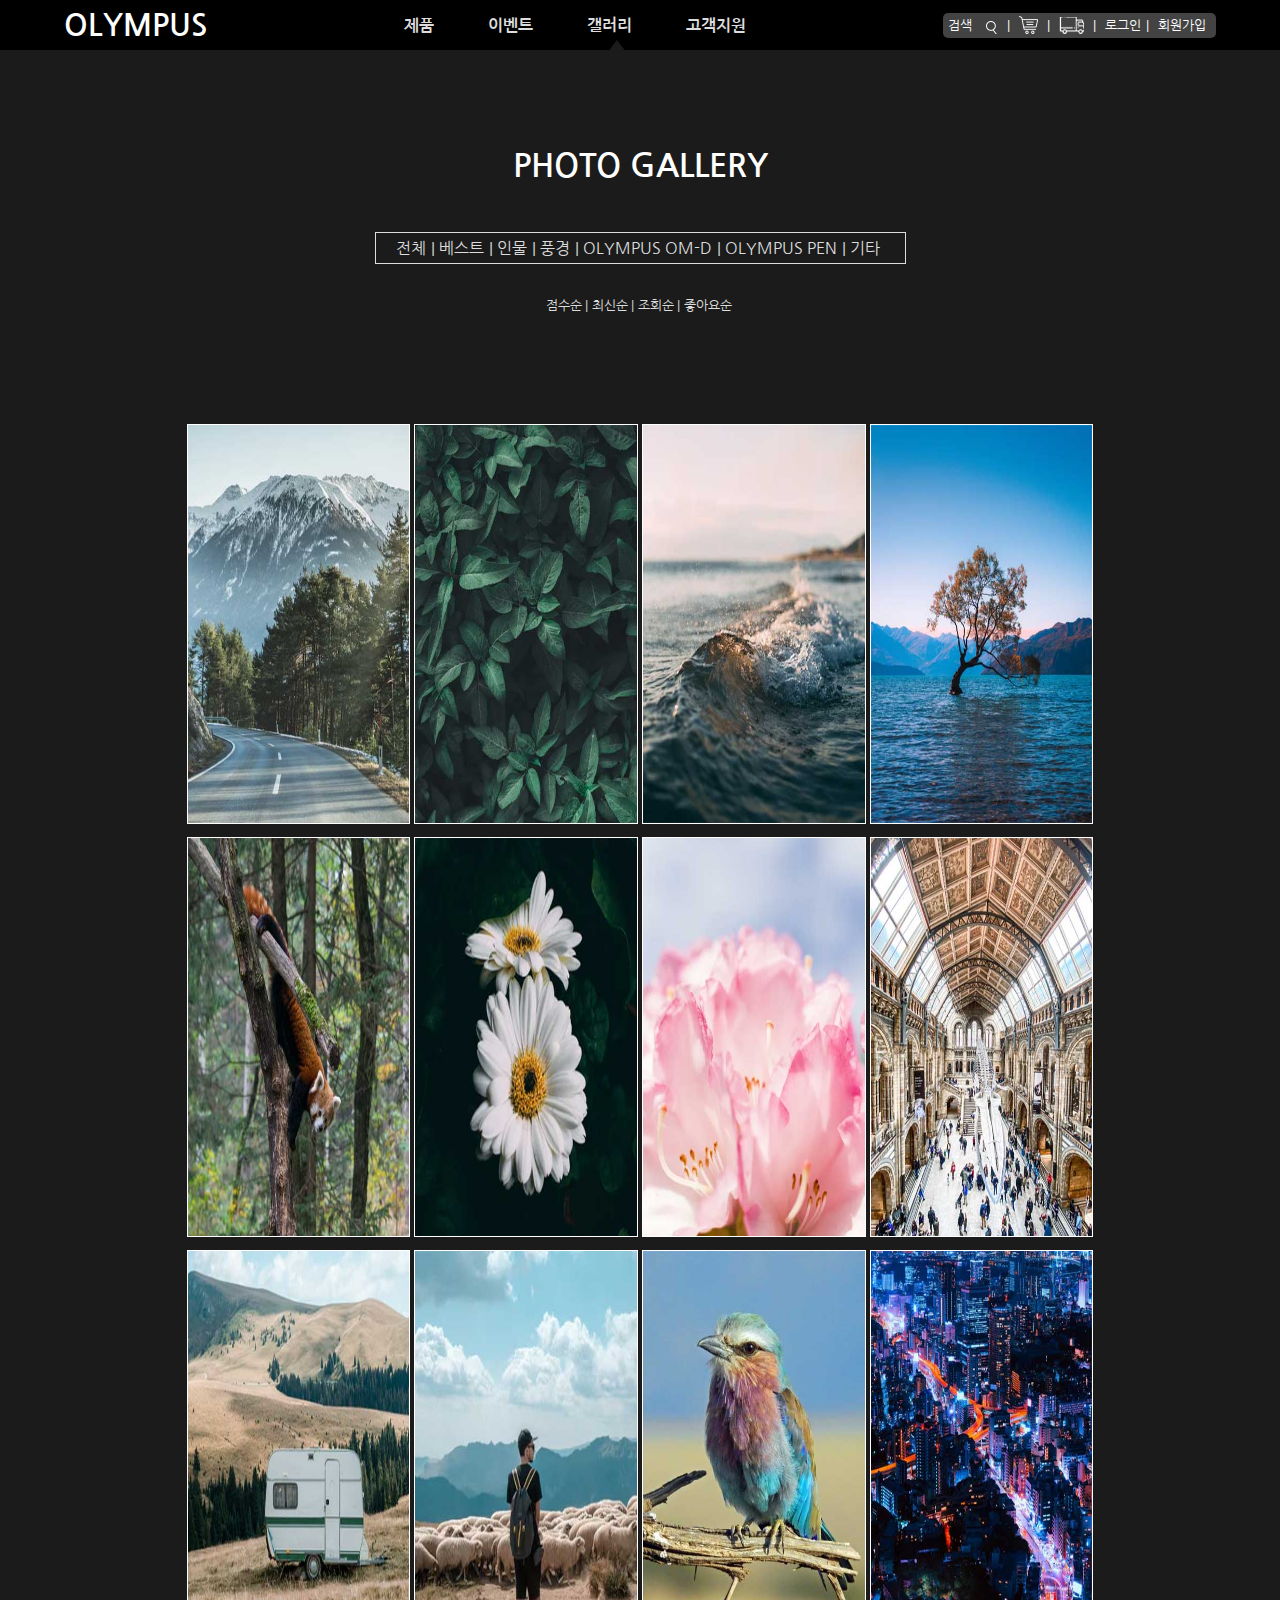
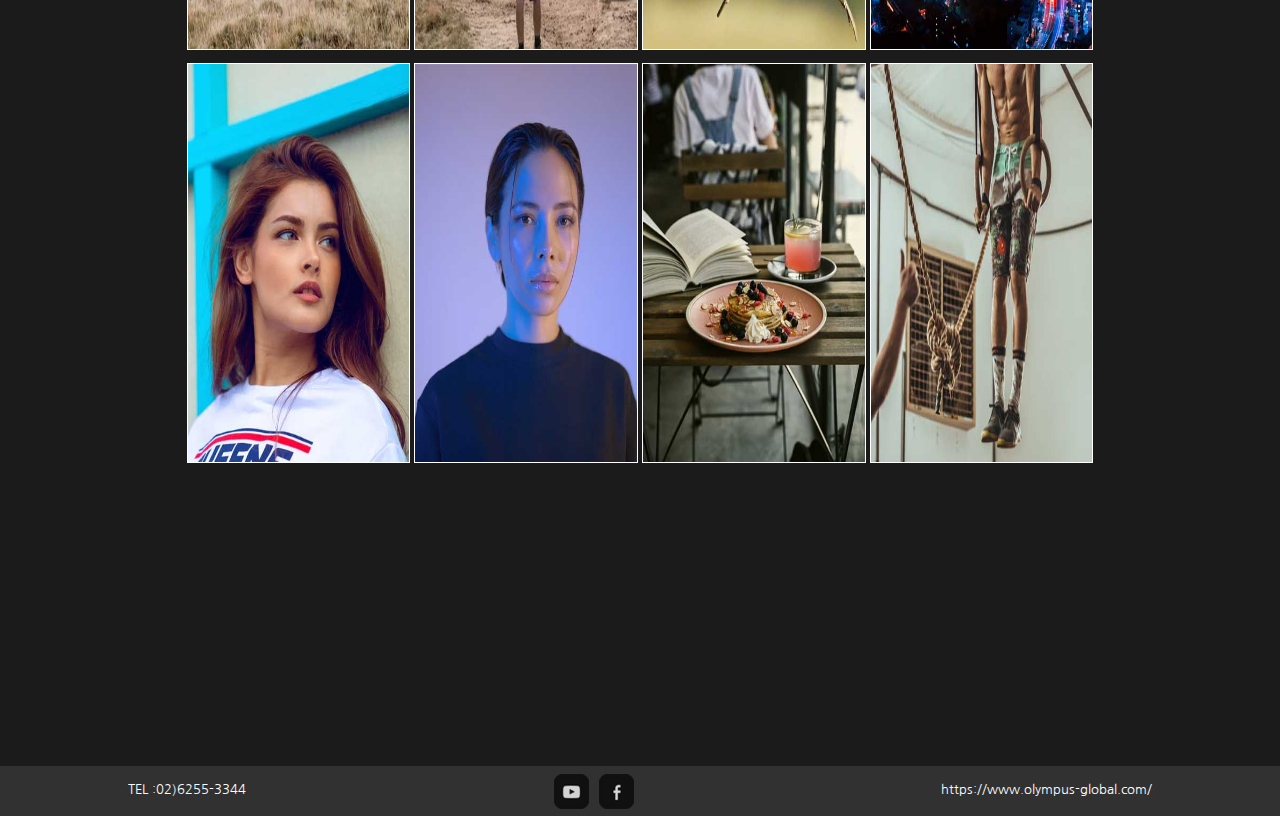
<file: project/gallery.html>
<!DOCTYPE html>
<html lang="en">

<head>
  <meta charset="UTF-8">
  <title>Document</title>
  <meta name="viewport" content="width=device-width, initial-scale=1">
  <link href="css/gallery.css" rel="stylesheet" type="text/css">
  <script src="https://ajax.googleapis.com/ajax/libs/jquery/3.5.1/jquery.min.js"></script>
  <script src="js/gallery.js"></script>

</head>

<body>
  <header>
    <div class="h-1">
      <a href="index.html">
        <h1>olympus</h1>
      </a>

      <nav>
        <a href="sub1.html">제품</a>
        <a href="event.html">이벤트</a>
        <a href="gallery.html">갤러리</a>
        <a href="#">고객지원</a>
      </nav>

      <!---------------- 제품 호버시------------------->
      <div class="product">
        <span>
          <a href="sub1.html">카메라</a>
          <a href="sub1.html">렌즈</a>
          <a href="sub1.html">소프트웨어</a>
          <a href="sub1.html">액세서리</a>
        </span>
      </div>

      <div class="product-hover">
      <!-------------------- 카메라 호버 시 --------------->
      <div class="cam">
        <ul>
          <li class="omd">
            <a href="sub2.html">
              <img src="img/navi_om-d.jpg" alt="" />
              <p>OM-D</p>
            </a>
            <a href="sub2.html">E-M1X</a>
            <a href="sub2.html">E-M1 MARK lll</a>
            <a href="sub2.html">E-M1 MARK ll</a>
            <a href="sub2.html">E-M5 MARK lll</a>
            <a href="sub2.html">E-M5 MARK lll</a>
            <a href="sub2.html">E-M10 MARK lll</a>
            <a href="sub2.html">E-M10 MARK ll</a>
          </li>
          <li class="pen-f">
            <a href="sub2.html">
              <img src="img/navi_pen.jpg" alt="" />
              <p>PEN-F</p>
            </a>
            <a href="sub2.html">PEN-F</a>
          </li>
          <li class="pen">
            <a href="sub2.html">
              <img src="img/navi_pen2.jpg" alt="" />
              <p>PEN</p>
            </a>
            <a href="sub2.html">E-PL10</a>
            <a href="sub2.html">E-PL9</a>
            <a href="sub2.html">E-PL8</a>
          </li>
        </ul>
      </div>

      <!--------------------- 렌즈 호버 시 --------------------->
      <div class="lense">
        <ul>
          <li class="m-z">
            <a href="sub2.html">
              <img src="img/navi_lense.jpg" alt="" />
              <p>M.ZUIKO</p>
            </a>
            <a href="sub2.html">M.Zuiko Digital ED 12mm F2</a>
            <a href="sub2.html">M.Zuiko Digital 17mm F1.8</a>
            <a href="sub2.html">M.Zuiko Digital 25mm F1.8</a>
            <a href="sub2.html">M.Zuiko Digital ED 30mm F3.5 Macro</a>
            <a href="sub2.html">M.Zuiko Digital 45mm F1.8</a>
          </li>
          <li class="m-z-p">
            <a href="sub2.html">
              <img src="img/navi_lense-pro.jpg" alt="" />
              <p>M.ZUIKO PRO</p>
            </a>
            <a href="sub2.html">M.Zuiko Digital ED 12mm F2</a>
            <a href="sub2.html">M.Zuiko Digital 17mm F1.8</a>
            <a href="sub2.html">M.Zuiko Digital 25mm F1.8</a>
            <a href="sub2.html">M.Zuiko Digital ED 30mm F3.5 Macro</a>
            <a href="sub2.html">M.Zuiko Digital 45mm F1.8</a>
          </li>
        </ul>
      </div>

      <!------------------- 소프트웨어 호버 시 --------------------->
      <div class="software">
        <ul>
          <li class="audio">
            <a href="sub2.html">
              <img src="img/navi_audio.jpg" alt="" />
              <p>오디오 편집</p>
            </a>
          </li>
          <li class="digital">
            <a href="sub2.html">
              <img src="img/navi_digital.jpg" alt="" />
              <p>디지털 포토</p>
            </a>
          </li>
        </ul>
      </div>

      <!------------------------ 액세서리 호버 시 ------------------------->
      <div class="accessory">
        <ul>
          <li class="acc_top">
            <a href="sub2.html">
              <img src="img/navi_acc_flash.jpg" alt="" />
              <p>플래쉬</p>
            </a>
            <a href="sub2.html">
              <img src="img/navi_acc_battery.jpg" alt="" />
              <p>배터리</p>
            </a>
            <a href="sub2.html">
              <img src="img/navi_acc_cases.jpg" alt="" />
              <p>케이스 & 스트랩</p>
            </a>
            <a href="sub2.html">
              <img src="img/navi_acc_fashion.jpg" alt="" />
              <p>패션 액세서리</p>
            </a>
          </li>
          <li class="acc_bottom">
            <a href="sub2.html">
              <img src="img/navi_acc_underwater.jpg" alt="" />
              <p>잠수</p>
            </a>
            <a href="sub2.html">
              <img src="img/navi_acc_underwateracc.jpg" alt="" />
              <p>잠수 액세서리</p>
            </a>
            <a href="sub2.html">
              <img src="img/navi_acc_accport.jpg" alt="" />
              <p>포트 액세서리</p>
            </a>
            <a href="sub2.html">
              <img src="img/navi_acc_other.jpg" alt="" />
              <p>기타 액세서리</p>
            </a>
          </li>
        </ul>
      </div>
    </div>

      <!------- 검색, 장바구니, 배송조회, 로그인, 회원가입 ------->
      <div class="sign">
        <a href="#">
          <p>검색</p>
        </a>
        <a href="#">
          <img src="img/cart.png" alt="" />
        </a>
        <a href="#">
          <img src="img/truck.png" alt="" />
        </a>
        <a href="#">로그인</a>
        <a href="member.html">회원가입</a>
      </div>
    </div>
      <!------------------- 검색 클릭 시 ----------------------->
      <form class="search">
        <fieldset>
          <input type="search">
          <button class="fa-search">
            <img src="img/search.png" alt="">
          </button>
        </fieldset>
      </form>
    
    <!--------------------- 반응형 버거메뉴 ----------------------->
    <a class="menu-trigger">
      <span></span>
      <span></span>
    </a>

    <!---------------------- 로그인 팝업 ---------------------->
    <div class="popup">
      <h2>로그인</h2>
      <span class="closer">
        <span></span>
        <span></span>
      </span>
      <p>
        <label for="id"> ID</label>
        <input type="text" name="id" required>
      </p>
      <p>
        <label for="pw">PW</label>
        <input type="password" name="pw" required>
      </p>
      <p>
        <input type="submit" value="로그인">
      </p>
    </div>
  </header>

  <!---------------- main -------------------->
  <main>
    <div class="gallery">
      <span></span>
      <h1>photo gallery</h1>
      <div class="g_navi">
        <a href="#">전체</a>
        <a href="#">베스트</a>
        <a href="#">인물</a>
        <a href="#">풍경</a>
        <a href="#">OLYMPUS OM-D</a>
        <a href="#">OLYMPUS PEN</a>
        <a href="#">기타</a>
      </div>
      <div class="g_subnavi">
        <a href="#">점수순</a>
        <a href="#">최신순</a>
        <a href="#">조회순</a>
        <a href="#">좋아요순</a>
      </div>
      <div class="gal">
        <ul class="gal_1">
          <li>
            <a href="#">
              <img src="img/gall1-1.jpg" alt="">
            </a>
            <article>
              <h3>길</h3>
              <p>sdafds</p>
            </article>
          </li>
          <li>
            <a href="#">
              <img src="img/gall1-2.jpg" alt="">
            </a>
            <article>
              <h3>길</h3>
              <p>sdafds</p>
            </article>
          </li>
          <li>
            <a href="#">
              <img src="img/gall1-3.jpg" alt="">
            </a>
            <article>
              <h3>길</h3>
              <p>sdafds</p>
            </article>
          </li>
          <li>
            <a href="#">
              <img src="img/gall1-4.jpg" alt="">
            </a>
            <article>
              <h3>길</h3>
              <p>sdafds</p>
            </article>
          </li>
        </ul>
        <ul class="gal_2">
          <li>
            <a href="#">
              <img src="img/gall2-1.jpg" alt="">
            </a>
            <article>
              <h3>길</h3>
              <p>sdafds</p>
            </article>
          </li>
          <li>
            <a href="#">
              <img src="img/gall2-2.jpg" alt="">
            </a>
            <article>
              <h3>길</h3>
              <p>sdafds</p>
            </article>
          </li>
          <li>
            <a href="#">
              <img src="img/gall2-3.jpg" alt="">
            </a>
            <article>
              <h3>길</h3>
              <p>sdafds</p>
            </article>
          </li>
          <li>
            <a href="#">
              <img src="img/gall2-4.jpg" alt="">
            </a>
            <article>
              <h3>길</h3>
              <p>sdafds</p>
            </article>
          </li>
        </ul>
        <ul class="gal_3">
          <li>
            <a href="#">
              <img src="img/gall3-1.jpg" alt="">
            </a>
            <article>
              <h3>길</h3>
              <p>sdafds</p>
            </article>
          </li>
          <li>
            <a href="#">
              <img src="img/gall3-2.jpg" alt="">
            </a>
            <article>
              <h3>길</h3>
              <p>sdafds</p>
            </article>
          </li>
          <li>
            <a href="#">
              <img src="img/gall3-3.jpg" alt="">
            </a>
            <article>
              <h3>길</h3>
              <p>sdafds</p>
            </article>
          </li>
          <li>
            <a href="#">
              <img src="img/gall3-4.jpg" alt="">
            </a>
            <article>
              <h3>길</h3>
              <p>sdafds</p>
            </article>
          </li>
        </ul>
        <ul class="gal_4">
          <li>
            <a href="#">
              <img src="img/gall4-1.jpg" alt="">
            </a>
            <article>
              <h3>길</h3>
              <p>sdafds</p>
            </article>
          </li>
          <li>
            <a href="#">
              <img src="img/gall4-2.jpg" alt="">
            </a>
            <article>
              <h3>길</h3>
              <p>sdafds</p>
            </article>
          </li>
          <li>
            <a href="#">
              <img src="img/gall4-3.jpg" alt="">
            </a>
            <article>
              <h3>길</h3>
              <p>sdafds</p>
            </article>
          </li>
          <li>
            <a href="#">
              <img src="img/gall4-4.jpg" alt="">
            </a>
            <article>
              <h3>길</h3>
              <p>sdafds</p>
            </article>
          </li>
        </ul>
      </div>
    </div>
  </main>

<!------------- footer ------------------->
<footer>
  <div class="foot">
    <p>TEL :02)6255-3344</p>
    <div>
      <a href="#">
        <img src="img/facebook.png" alt="" />
      </a>
      <a href="#">
        <img src="img/youtube.png" alt="" />
      </a>
    </div>
    <p>https://www.olympus-global.com/</p>
  </div>
</footer>
</body>

</html>
</file>
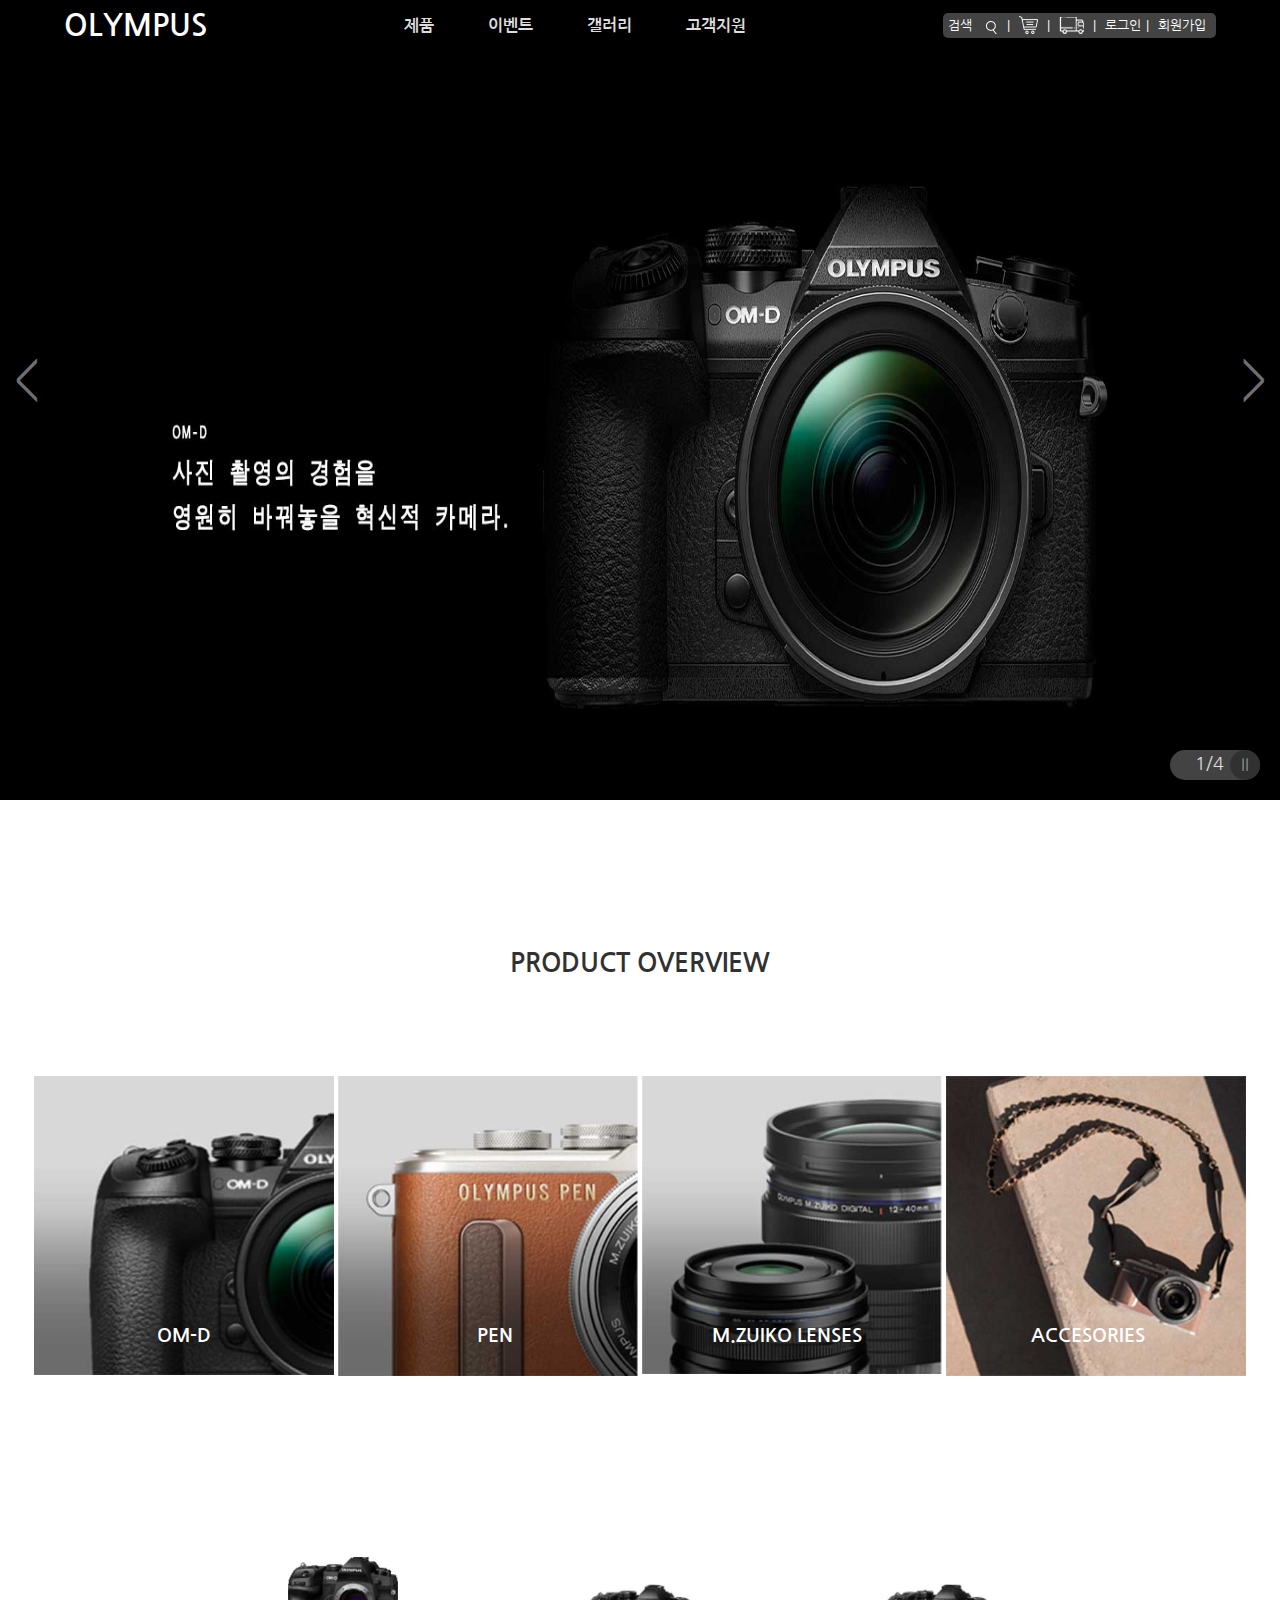
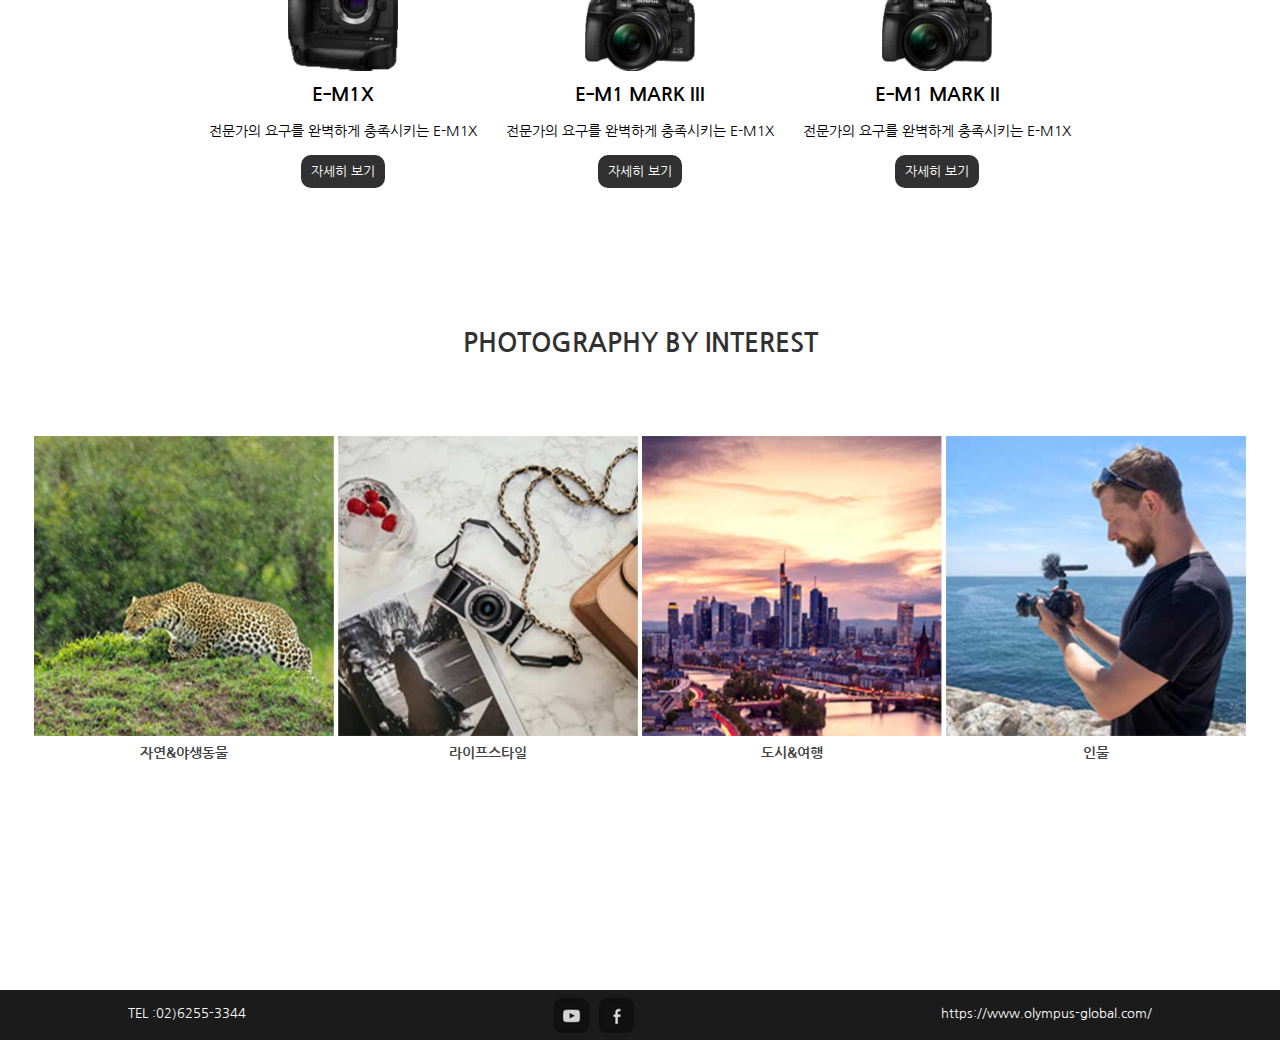
<file: project/index_test.html>
<!DOCTYPE html>
<html lang="en">

<head>
  <meta charset="UTF-8" />
  <title>Document</title>
  <meta name="viewport" content="width=device-width, initial-scale=1" />
  <link href="css/index_test.css" rel="stylesheet" type="text/css" />
  <script src="https://ajax.googleapis.com/ajax/libs/jquery/3.5.1/jquery.min.js"></script>
  <script src="js/index_test.js"></script>
</head>

<body>
  <header>
    <div class="h-1">
      <a href="index.html">
        <h1>olympus</h1>
      </a>

      <nav>
        <a href="sub1.html">제품</a>
        <a href="event.html">이벤트</a>
        <a href="gallery.html">갤러리</a>
        <a href="#">고객지원</a>
      </nav>

      <!---------------- 제품 호버시------------------->
      <div class="product">
        <span>
          <a href="sub1.html">카메라</a>
          <a href="sub1.html">렌즈</a>
          <a href="sub1.html">소프트웨어</a>
          <a href="sub1.html">액세서리</a>
        </span>
      </div>

      <div class="product-hover">
      <!-------------------- 카메라 호버 시 --------------->
      <div class="cam">
        <ul>
          <li class="omd">
            <a href="sub2.html">
              <img src="img/navi_om-d.jpg" alt="" />
              <p>OM-D</p>
            </a>
            <a href="sub2.html">E-M1X</a>
            <a href="sub2.html">E-M1 MARK lll</a>
            <a href="sub2.html">E-M1 MARK ll</a>
            <a href="sub2.html">E-M5 MARK lll</a>
            <a href="sub2.html">E-M5 MARK lll</a>
            <a href="sub2.html">E-M10 MARK lll</a>
            <a href="sub2.html">E-M10 MARK ll</a>
          </li>
          <li class="pen-f">
            <a href="sub2.html">
              <img src="img/navi_pen.jpg" alt="" />
              <p>PEN-F</p>
            </a>
            <a href="sub2.html">PEN-F</a>
          </li>
          <li class="pen">
            <a href="sub2.html">
              <img src="img/navi_pen2.jpg" alt="" />
              <p>PEN</p>
            </a>
            <a href="sub2.html">E-PL10</a>
            <a href="sub2.html">E-PL9</a>
            <a href="sub2.html">E-PL8</a>
          </li>
        </ul>
      </div>

      <!--------------------- 렌즈 호버 시 --------------------->
      <div class="lense">
        <ul>
          <li class="m-z">
            <a href="sub2.html">
              <img src="img/navi_lense.jpg" alt="" />
              <p>M.ZUIKO</p>
            </a>
            <a href="sub2.html">M.Zuiko Digital ED 12mm F2</a>
            <a href="sub2.html">M.Zuiko Digital 17mm F1.8</a>
            <a href="sub2.html">M.Zuiko Digital 25mm F1.8</a>
            <a href="sub2.html">M.Zuiko Digital ED 30mm F3.5 Macro</a>
            <a href="sub2.html">M.Zuiko Digital 45mm F1.8</a>
          </li>
          <li class="m-z-p">
            <a href="sub2.html">
              <img src="img/navi_lense-pro.jpg" alt="" />
              <p>M.ZUIKO PRO</p>
            </a>
            <a href="sub2.html">M.Zuiko Digital ED 12mm F2</a>
            <a href="sub2.html">M.Zuiko Digital 17mm F1.8</a>
            <a href="sub2.html">M.Zuiko Digital 25mm F1.8</a>
            <a href="sub2.html">M.Zuiko Digital ED 30mm F3.5 Macro</a>
            <a href="sub2.html">M.Zuiko Digital 45mm F1.8</a>
          </li>
        </ul>
      </div>

      <!------------------- 소프트웨어 호버 시 --------------------->
      <div class="software">
        <ul>
          <li class="audio">
            <a href="sub2.html">
              <img src="img/navi_audio.jpg" alt="" />
              <p>오디오 편집</p>
            </a>
          </li>
          <li class="digital">
            <a href="sub2.html">
              <img src="img/navi_digital.jpg" alt="" />
              <p>디지털 포토</p>
            </a>
          </li>
        </ul>
      </div>

      <!------------------------ 액세서리 호버 시 ------------------------->
      <div class="accessory">
        <ul>
          <li class="acc_top">
            <a href="sub2.html">
              <img src="img/navi_acc_flash.jpg" alt="" />
              <p>플래쉬</p>
            </a>
            <a href="sub2.html">
              <img src="img/navi_acc_battery.jpg" alt="" />
              <p>배터리</p>
            </a>
            <a href="sub2.html">
              <img src="img/navi_acc_cases.jpg" alt="" />
              <p>케이스 & 스트랩</p>
            </a>
            <a href="sub2.html">
              <img src="img/navi_acc_fashion.jpg" alt="" />
              <p>패션 액세서리</p>
            </a>
          </li>
          <li class="acc_bottom">
            <a href="sub2.html">
              <img src="img/navi_acc_underwater.jpg" alt="" />
              <p>잠수</p>
            </a>
            <a href="sub2.html">
              <img src="img/navi_acc_underwateracc.jpg" alt="" />
              <p>잠수 액세서리</p>
            </a>
            <a href="sub2.html">
              <img src="img/navi_acc_accport.jpg" alt="" />
              <p>포트 액세서리</p>
            </a>
            <a href="sub2.html">
              <img src="img/navi_acc_other.jpg" alt="" />
              <p>기타 액세서리</p>
            </a>
          </li>
        </ul>
      </div>
    </div>

      <!------- 검색, 장바구니, 배송조회, 로그인, 회원가입 ------->
      <div class="sign">
        <a href="#">
          <p>검색</p>
        </a>
        <a href="#">
          <img src="img/cart.png" alt="" />
        </a>
        <a href="#">
          <img src="img/truck.png" alt="" />
        </a>
        <a href="#">로그인</a>
        <a href="member.html">회원가입</a>
      </div>
    </div>
      <!------------------- 검색 클릭 시 ----------------------->
      <form class="search">
        <fieldset>
          <input type="search">
          <button class="fa-search">
            <img src="img/search.png" alt="">
          </button>
        </fieldset>
      </form>
    
    <!--------------------- 반응형 버거메뉴 ----------------------->
    <a class="menu-trigger">
      <span></span>
      <span></span>
    </a>

    <!---------------------- 로그인 팝업 ---------------------->
    <div class="popup">
      <h2>로그인</h2>
      <span class="closer">
        <span></span>
        <span></span>
      </span>
      <p>
        <label for="id"> ID</label>
        <input type="text" name="id" required>
      </p>
      <p>
        <label for="pw">PW</label>
        <input type="password" name="pw" required>
      </p>
      <p>
        <input type="submit" value="로그인">
      </p>
    </div>
  </header>


  <!--------------------------------------------- main ----------------------------------------------------->
  <main>
    <div class="indi">
      <span>1/4</span>
      <span></span>
      <p> ll </p>
    </div>
    <div class="spot">
      <span>
        <</span> <span>>
      </span>
      <div class="visual">
        <figure>
          <img src="img/main-spot1.jpg" alt="" />
        </figure>
        <figure>
          <img src="img/main-spot2.jpg" alt="" />
        </figure>
        <figure>
          <img src="img/main-spot3.jpg" alt="" />
        </figure>
        <figure>
          <img src="img/main-spot4.jpg" alt="" />
        </figure>
      </div>
    </div>

    <div class="tab">
      <h2>Product Overview</h2>

      <div class="tab_head">
        <a href="sub1.html">
          <span>
            <h3>OM-D</h3>
            <p>뛰어난 화질</p>
          </span>
        </a>
        <a href="sub1.html">
          <span>
            <h3>PEN</h3>
            <p>세련된 디자인</p>
          </span>
        </a>
        <a href="sub1.html">
          <span>
            <h3>M.ZUIKO LENSES</h3>
            <p>비교할 수 없는 선명도</p>
          </span>
        </a>
        <a href="sub1.html">
          <span>
            <h3>ACCESORIES</h3>
            <p>나만의 특별함</p>
          </span>
        </a>
      </div>

      <div class="tab_body">
        <ul class="active">
          <li>
            <img src="img/e-mx1_main.jpg" alt="" />
            <h3>E‑M1X</h3>
            <p>
              전문가의 요구를 완벽하게 충족시키는 E-M1X
            </p>
            <a href="sub2.html">자세히 보기</a>
          </li>
          <li>
            <img src="img/e-m1-mark3_main.jpg" alt="" />
            <h3>E‑M1 MARK III</h3>
            <p>
              전문가의 요구를 완벽하게 충족시키는 E-M1X
            </p>
            <a href="sub2.html">자세히 보기</a>
          </li>
          <li>
            <img src="img/e-m1-mark2_main.jpg" alt="" />
            <h3>E‑M1 MARK II</h3>
            <p>
              전문가의 요구를 완벽하게 충족시키는 E-M1X
            </p>
            <a href="sub2.html">자세히 보기</a>
          </li>
        </ul>

        <ul>
          <li>
            <img src="img/pen-f.jpg" alt="" />
            <h3>PEN-F</h3>
            <p>
              레트로 디자인과 컴팩트한 사이즈
            </p>
            <a href="sub2.html">자세히 보기</a>
          </li>
          <li>
            <img src="img/pen-10.jpg" alt="" />
            <h3>E-PL10</h3>
            <p>
              레트로 디자인과 컴팩트한 사이즈
            </p>
            <a href="sub2.html">자세히 보기</a>
          </li>
          <li>
            <img src="img/pen9.jpg" alt="" />
            <h3>E-PL9</h3>
            <p>
              레트로 디자인과 컴팩트한 사이즈
            </p>
            <a href="sub2.html">자세히 보기</a>
          </li>
        </ul>

        <ul>
          <li>
            <img src="img/lense1.jpg" alt="" />
            <h3>PEN-F</h3>
            <p>
              레트로 디자인과 컴팩트한 사이즈
            </p>
            <a href="sub2.html">자세히 보기</a>
          </li>
          <li>
            <img src="img/lense2.jpg" alt="" />
            <h3>E-PL10</h3>
            <p>
              레트로 디자인과 컴팩트한 사이즈
            </p>
            <a href="sub2.html">자세히 보기</a>
          </li>
          <li>
            <img src="img/lense3.jpg" alt="" />
            <h3>E-PL9</h3>
            <p>
              레트로 디자인과 컴팩트한 사이즈
            </p>
            <a href="sub2.html">자세히 보기</a>
          </li>
        </ul>

        <ul>
          <li>
            <img src="img/accesories1.jpg" alt="" />
            <h3>PEN-F</h3>
            <p>
              레트로 디자인과 컴팩트한 사이즈
            </p>
            <a href="sub2.html">자세히 보기</a>
          </li>
          <li>
            <img src="img/accesories2.jpg" alt="" />
            <h3>E-PL10</h3>
            <p>
              레트로 디자인과 컴팩트한 사이즈
            </p>
            <a href="sub2.html">자세히 보기</a>
          </li>
          <li>
            <img src="img/accesories3.jpg" alt="" />
            <h3>E-PL9</h3>
            <p>
              레트로 디자인과 컴팩트한 사이즈
            </p>
            <a href="sub2.html">자세히 보기</a>
          </li>
        </ul>
      </div>
    </div>
    <div class="gallery">
      <h4>
        <a href="gallery.html">
          photography by interest
        </a>
      </h4>
      <ul>
        <li>
          <a href="gallery.html">
            <div>
              <img src="img/gallery_nature&animals.jpg" alt="" />
            </div>
            <p>
              자연&야생동물
            </p>
          </a>
        </li>
        <li>
          <a href="gallery.html">
            <div>
              <img src="img/gallery_lifestyle.jpg" alt="" />
            </div>
            <p>
              라이프스타일
            </p>
          </a>
        </li>
        <li>
          <a href="gallery.html">
            <div>
              <img src="img/gallery_city&travel.jpg" alt="" />
            </div>
            <p>
              도시&여행
            </p>
          </a>
        </li>
        <li>
          <a href="gallery.html">
            <div>
              <img src="img/gallery_peoples.jpg" alt="" />
            </div>
            <p>
              인물
            </p>
          </a>
        </li>
      </ul>
    </div>
  </main>
  <footer>
    <div class="foot">
      <p>TEL :02)6255-3344</p>
      <div>
        <a href="#">
          <img src="img/facebook.png" alt="" />
        </a>
        <a href="#">
          <img src="img/youtube.png" alt="" />
        </a>
      </div>
      <p>https://www.olympus-global.com/</p>
    </div>
  </footer>
  <script>
    const menu = document.querySelector(".menu-trigger");
    const nav = document.querySelector("nav");
    menu.addEventListener("click", function () {
      menu.classList.toggle("active");
      nav.classList.toggle("active");
    });
  </script>
</body>

</html>
</file>
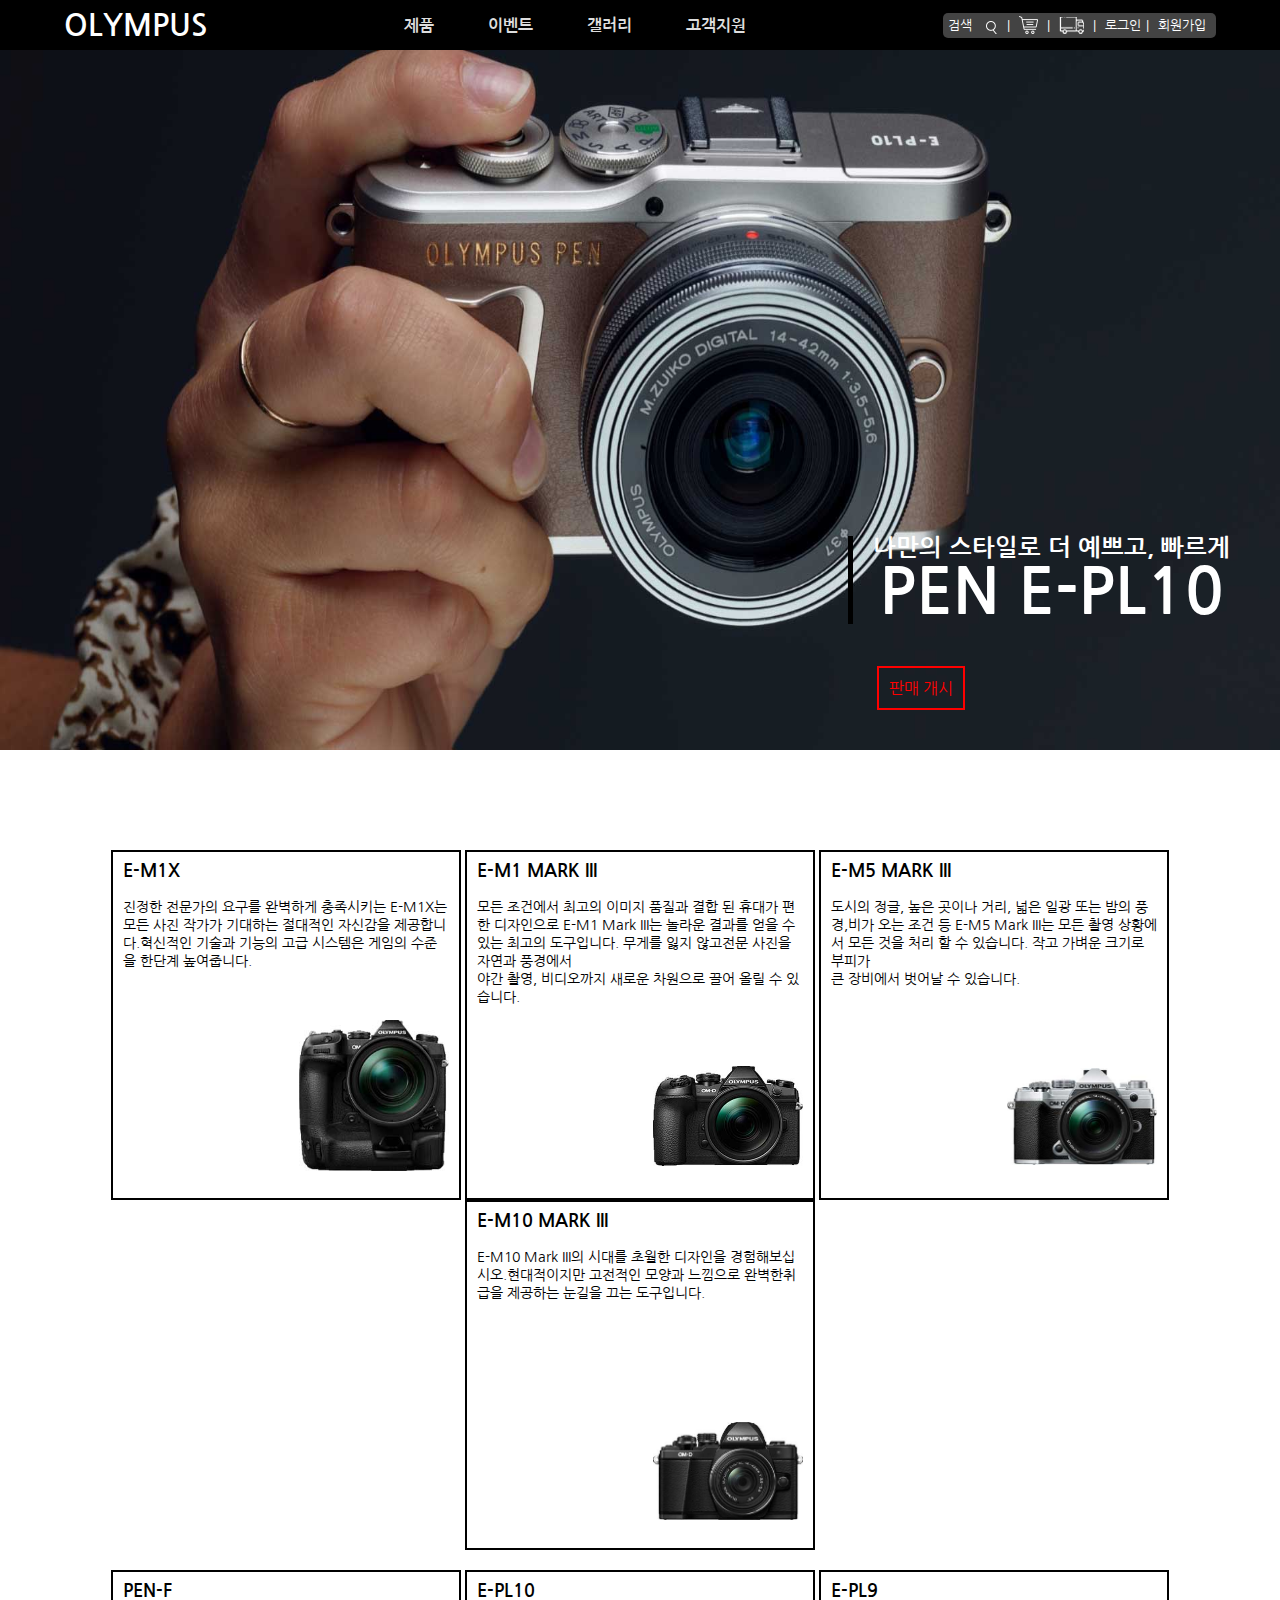
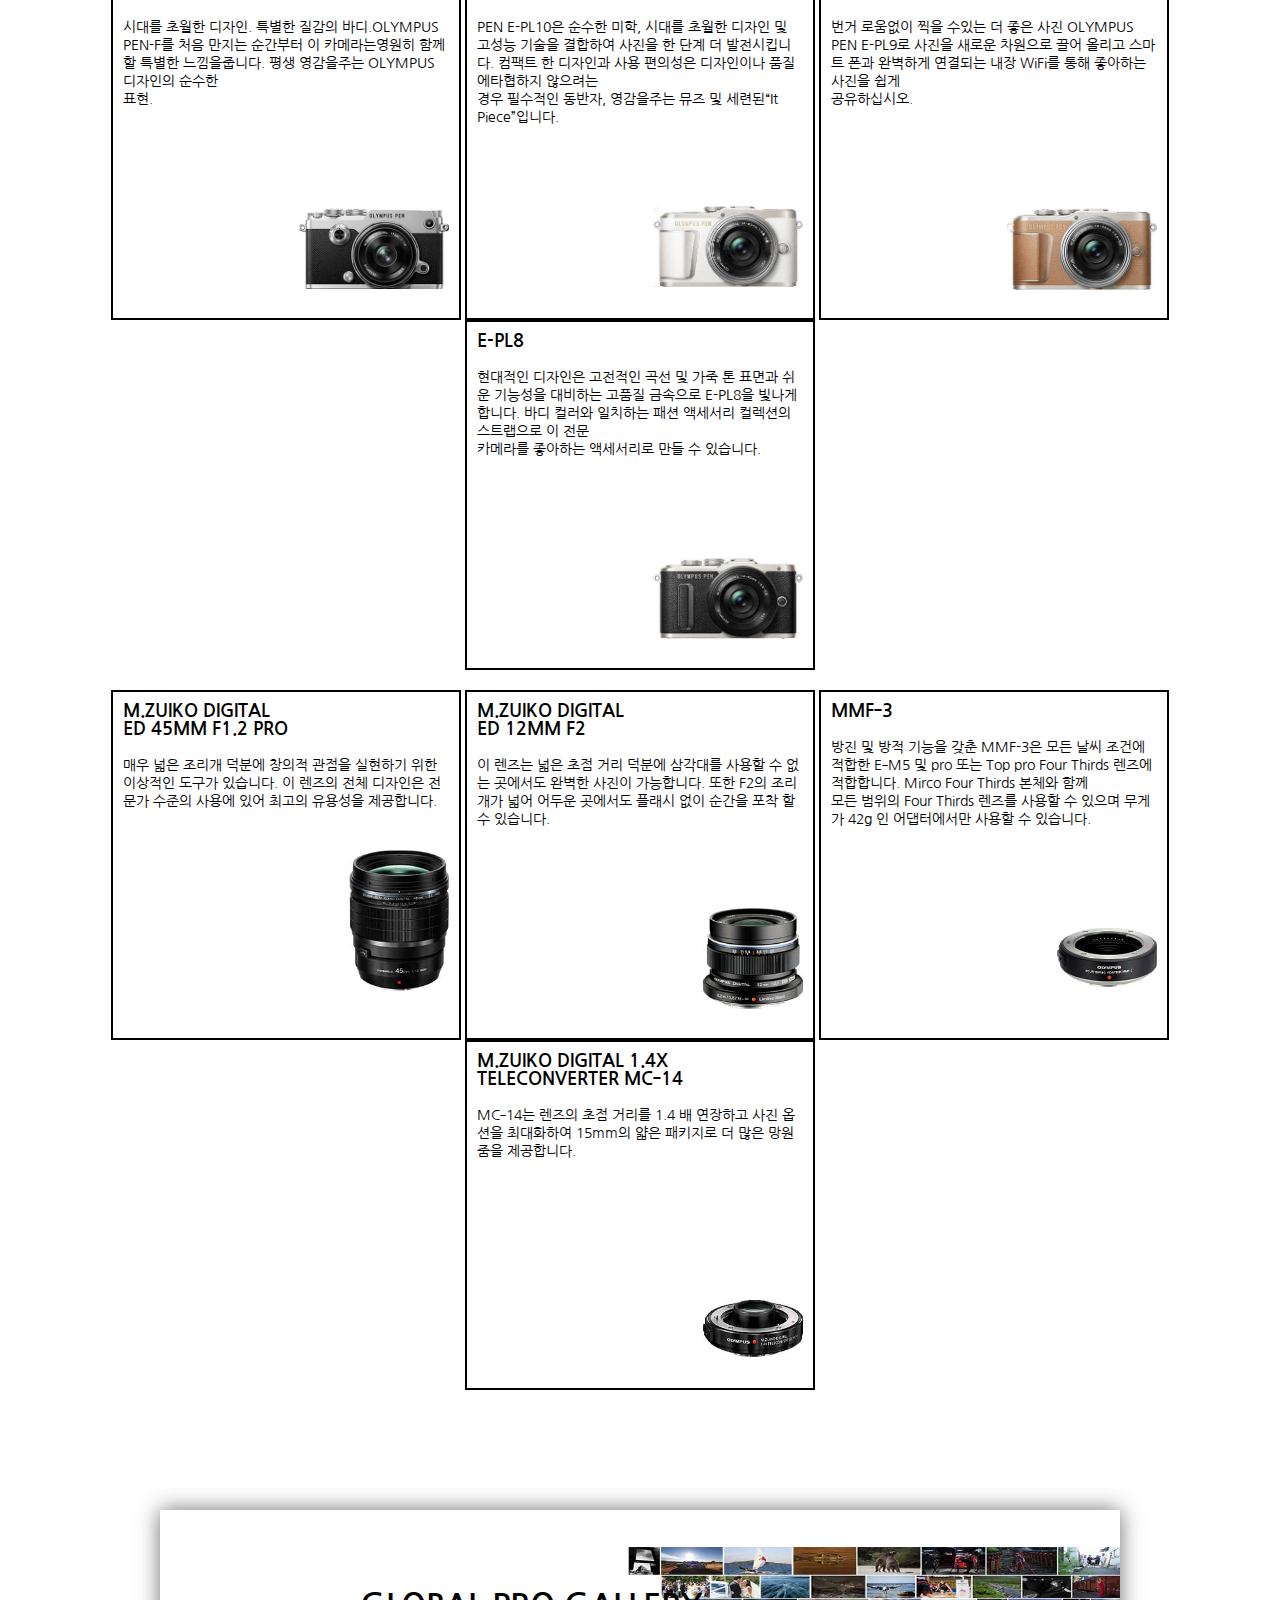
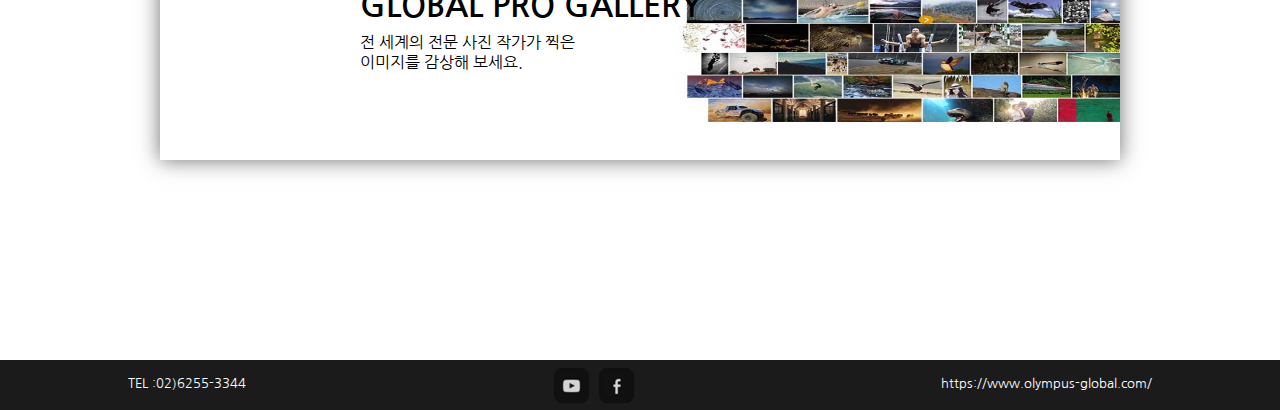
<file: project/sub1.html>
<!DOCTYPE html>
<html lang="en">

<head>
  <meta charset="UTF-8">
  <title>Document</title>
  <meta name="viewport" content="width=device-width, initial-scale=1">
  <link href="css/sub1.css" rel="stylesheet" type="text/css">
  <script src="https://ajax.googleapis.com/ajax/libs/jquery/3.5.1/jquery.min.js"></script>
  <script src="js/sub1.js"></script>
</head>

<body>
  <header>
    <div class="h-1">
      <a href="index.html">
        <h1>olympus</h1>
      </a>

      <nav>
        <a href="sub1.html">제품</a>
        <a href="event.html">이벤트</a>
        <a href="gallery.html">갤러리</a>
        <a href="#">고객지원</a>
      </nav>

      <!---------------- 제품 호버시------------------->
      <div class="product">
        <span>
          <a href="sub1.html">카메라</a>
          <a href="sub1.html">렌즈</a>
          <a href="sub1.html">소프트웨어</a>
          <a href="sub1.html">액세서리</a>
        </span>
      </div>

      <div class="product-hover">
      <!-------------------- 카메라 호버 시 --------------->
      <div class="cam">
        <ul>
          <li class="omd">
            <a href="sub2.html">
              <img src="img/navi_om-d.jpg" alt="" />
              <p>OM-D</p>
            </a>
            <a href="sub2.html">E-M1X</a>
            <a href="sub2.html">E-M1 MARK lll</a>
            <a href="sub2.html">E-M1 MARK ll</a>
            <a href="sub2.html">E-M5 MARK lll</a>
            <a href="sub2.html">E-M5 MARK lll</a>
            <a href="sub2.html">E-M10 MARK lll</a>
            <a href="sub2.html">E-M10 MARK ll</a>
          </li>
          <li class="pen-f">
            <a href="sub2.html">
              <img src="img/navi_pen.jpg" alt="" />
              <p>PEN-F</p>
            </a>
            <a href="sub2.html">PEN-F</a>
          </li>
          <li class="pen">
            <a href="sub2.html">
              <img src="img/navi_pen2.jpg" alt="" />
              <p>PEN</p>
            </a>
            <a href="sub2.html">E-PL10</a>
            <a href="sub2.html">E-PL9</a>
            <a href="sub2.html">E-PL8</a>
          </li>
        </ul>
      </div>

      <!--------------------- 렌즈 호버 시 --------------------->
      <div class="lense">
        <ul>
          <li class="m-z">
            <a href="sub2.html">
              <img src="img/navi_lense.jpg" alt="" />
              <p>M.ZUIKO</p>
            </a>
            <a href="sub2.html">M.Zuiko Digital ED 12mm F2</a>
            <a href="sub2.html">M.Zuiko Digital 17mm F1.8</a>
            <a href="sub2.html">M.Zuiko Digital 25mm F1.8</a>
            <a href="sub2.html">M.Zuiko Digital ED 30mm F3.5 Macro</a>
            <a href="sub2.html">M.Zuiko Digital 45mm F1.8</a>
          </li>
          <li class="m-z-p">
            <a href="sub2.html">
              <img src="img/navi_lense-pro.jpg" alt="" />
              <p>M.ZUIKO PRO</p>
            </a>
            <a href="sub2.html">M.Zuiko Digital ED 12mm F2</a>
            <a href="sub2.html">M.Zuiko Digital 17mm F1.8</a>
            <a href="sub2.html">M.Zuiko Digital 25mm F1.8</a>
            <a href="sub2.html">M.Zuiko Digital ED 30mm F3.5 Macro</a>
            <a href="sub2.html">M.Zuiko Digital 45mm F1.8</a>
          </li>
        </ul>
      </div>

      <!------------------- 소프트웨어 호버 시 --------------------->
      <div class="software">
        <ul>
          <li class="audio">
            <a href="sub2.html">
              <img src="img/navi_audio.jpg" alt="" />
              <p>오디오 편집</p>
            </a>
          </li>
          <li class="digital">
            <a href="sub2.html">
              <img src="img/navi_digital.jpg" alt="" />
              <p>디지털 포토</p>
            </a>
          </li>
        </ul>
      </div>

      <!------------------------ 액세서리 호버 시 ------------------------->
      <div class="accessory">
        <ul>
          <li class="acc_top">
            <a href="sub2.html">
              <img src="img/navi_acc_flash.jpg" alt="" />
              <p>플래쉬</p>
            </a>
            <a href="sub2.html">
              <img src="img/navi_acc_battery.jpg" alt="" />
              <p>배터리</p>
            </a>
            <a href="sub2.html">
              <img src="img/navi_acc_cases.jpg" alt="" />
              <p>케이스 & 스트랩</p>
            </a>
            <a href="sub2.html">
              <img src="img/navi_acc_fashion.jpg" alt="" />
              <p>패션 액세서리</p>
            </a>
          </li>
          <li class="acc_bottom">
            <a href="sub2.html">
              <img src="img/navi_acc_underwater.jpg" alt="" />
              <p>잠수</p>
            </a>
            <a href="sub2.html">
              <img src="img/navi_acc_underwateracc.jpg" alt="" />
              <p>잠수 액세서리</p>
            </a>
            <a href="sub2.html">
              <img src="img/navi_acc_accport.jpg" alt="" />
              <p>포트 액세서리</p>
            </a>
            <a href="sub2.html">
              <img src="img/navi_acc_other.jpg" alt="" />
              <p>기타 액세서리</p>
            </a>
          </li>
        </ul>
      </div>
    </div>

      <!------- 검색, 장바구니, 배송조회, 로그인, 회원가입 ------->
      <div class="sign">
        <a href="#">
          <p>검색</p>
        </a>
        <a href="#">
          <img src="img/cart.png" alt="" />
        </a>
        <a href="#">
          <img src="img/truck.png" alt="" />
        </a>
        <a href="#">로그인</a>
        <a href="member.html">회원가입</a>
      </div>
    </div>
      <!------------------- 검색 클릭 시 ----------------------->
      <form class="search">
        <fieldset>
          <input type="search">
          <button class="fa-search">
            <img src="img/search.png" alt="">
          </button>
        </fieldset>
      </form>
    
    <!--------------------- 반응형 버거메뉴 ----------------------->
    <a class="menu-trigger">
      <span></span>
      <span></span>
    </a>

    <!---------------------- 로그인 팝업 ---------------------->
    <div class="popup">
      <h2>로그인</h2>
      <span class="closer">
        <span></span>
        <span></span>
      </span>
      <p>
        <label for="id"> ID</label>
        <input type="text" name="id" required>
      </p>
      <p>
        <label for="pw">PW</label>
        <input type="password" name="pw" required>
      </p>
      <p>
        <input type="submit" value="로그인">
      </p>
    </div>
  </header>

  <main>
    <div class="spot">
      <a href="#">
        <img src="img/sub1_spot.jpg" alt="">
        <article>
          <h2>나만의 스타일로 더 예쁘고, 빠르게</h2>
          <h3>PEN E-PL10</h3>
        </article>
        <p>판매 개시</p>
      </a>
    </div>
    <div class="contents">
      <div class="omd">
        <ul>
          <li>
            <a href="sub2.html">
              <h3>e-m1x</h3>
              <p>
                진정한 전문가의 요구를 완벽하게 충족시키는 E-M1X는 모든 사진 작가가 기대하는 절대적인 자신감을 제공합니다.혁신적인 기술과 기능의 고급 시스템은 게임의 수준을 한단계 높여줍니다.
              </p>
              <img src="img/sub1_omd1.jpg" alt="">
            </a>
          </li>
          <li>
            <a href="sub2.html">
              <h3>e-m1 mark iii</h3>
              <p>
                모든 조건에서 최고의 이미지 품질과 결합 된 휴대가 편한 디자인으로 E-M1 Mark III는 놀라운 결과를 얻을 수있는 최고의 도구입니다. 무게를 잃지 않고전문 사진을 자연과 풍경에서
                야간 촬영, 비디오까지 새로운 차원으로 끌어 올릴 수 있습니다.
              </p>
              <img src="img/sub1_omd2.jpg" alt="">
            </a>
          </li>
          <li>
            <a href="sub2.html">
              <h3>E-M5 Mark iii</h3>
              <p>
                도시의 정글, 높은 곳이나 거리, 넓은 일광 또는 밤의 풍경,비가 오는 조건 등 E-M5 Mark III는 모든 촬영 상황에서 모든 것을 처리 할 수 있습니다. 작고 가벼운 크기로 부피가
                큰 장비에서 벗어날 수 있습니다.
              </p>
              <img src="img/sub1_omd3.jpg" alt="">
            </a>
          </li>
          <li>
            <a href="sub2.html">
              <h3>E-M10 Mark iii</h3>
              <p>
                E-M10 Mark III의 시대를 초월한 디자인을 경험해보십시오.현대적이지만 고전적인 모양과 느낌으로 완벽한취급을 제공하는 눈길을 끄는 도구입니다.
              </p>
              <img src="img/sub1_omd4.jpg" alt="">
            </a>
          </li>
        </ul>
      </div>
      <div class="pen">
        <ul>
          <li>
            <a href="sub2.html">
              <h3>pen-f</h3>
              <p>
                시대를 초월한 디자인. 특별한 질감의 바디.OLYMPUS PEN-F를 처음 만지는 순간부터 이 카메라는영원히 함께 할 특별한 느낌을줍니다. 평생 영감을주는 OLYMPUS 디자인의 순수한
                표현.
              </p>
              <img src="img/sub1_pen1.jpg" alt="">
            </a>
          </li>
          <li>
            <a href="sub2.html">
              <h3>e-pl10</h3>
              <p>
                PEN E-PL10은 순수한 미학, 시대를 초월한 디자인 및 고성능 기술을 결합하여 사진을 한 단계 더 발전시킵니다. 컴팩트 한 디자인과 사용 편의성은 디자인이나 품질에타협하지 않으려는
                경우 필수적인 동반자, 영감을주는 뮤즈 및 세련된“It Piece”입니다.
              </p>
              <img src="img/sub1_pen2.jpg" alt="">
            </a>
          </li>
          <li>
            <a href="sub2.html">
              <h3>e-pl9</h3>
              <p>
                번거 로움없이 찍을 수있는 더 좋은 사진 OLYMPUS PEN E-PL9로 사진을 새로운 차원으로 끌어 올리고 스마트 폰과 완벽하게 연결되는 내장 WiFi를 통해 좋아하는 사진을 쉽게
                공유하십시오.
              </p>
              <img src="img/sub1_pen3.jpg" alt="">
            </a>
          </li>
          <li>
            <a href="sub2.html">
              <h3>e-pl8</h3>
              <p>
                현대적인 디자인은 고전적인 곡선 및 가죽 톤 표면과 쉬운 기능성을 대비하는 고품질 금속으로 E-PL8을 빛나게합니다. 바디 컬러와 일치하는 패션 액세서리 컬렉션의 스트랩으로 이 전문
                카메라를 좋아하는 액세서리로 만들 수 있습니다.
              </p>
              <img src="img/sub1_pen4.jpg" alt="">
            </a>
          </li>
        </ul>
      </div>
      <div class="lenses">
        <ul>
          <li>
            <a href="sub2.html">
              <h3>M.Zuiko Digital
                ED 45mm F1.2 PRO</h3>
              <p>
                매우 넓은 조리개 덕분에 창의적 관점을 실현하기 위한 이상적인 도구가 있습니다. 이 렌즈의 전체 디자인은 전문가 수준의 사용에 있어 최고의 유용성을 제공합니다.
              </p>
              <img src="img/sub1_lense1.jpg" alt="">
            </a>
          </li>
          <li>
            <a href="sub2.html">
              <h3>M.ZUIKO DIGITAL
                ED 12mm F2</h3>
              <p>
                이 렌즈는 넓은 초점 거리 덕분에 삼각대를 사용할 수 없는 곳에서도 완벽한 사진이 가능합니다. 또한 F2의 조리개가 넓어 어두운 곳에서도 플래시 없이 순간을 포착 할 수 있습니다.
              </p>
              <img src="img/sub1_lense2.jpg" alt="">
            </a>
          </li>
          <li>
            <a href="sub2.html">
              <h3>MMF‑3</h3>
              <p>
                방진 및 방적 기능을 갖춘 MMF-3은 모든 날씨 조건에 적합한 E‑M5 및 pro 또는 Top pro Four Thirds 렌즈에적합합니다. Mirco Four Thirds 본체와 함께
                모든 범위의 Four Thirds 렌즈를 사용할 수 있으며 무게가 42g 인 어댑터에서만 사용할 수 있습니다.
              </p>
              <img src="img/sub1_lense3.jpg" alt="">
            </a>
          </li>
          <li>
            <a href="sub2.html">
              <h3>M.ZUIKO DIGITAL 1.4X
                TELECONVERTER MC‑14</h3>
              <p>
                MC‑14는 렌즈의 초점 거리를 1.4 배 연장하고 사진 옵션을 최대화하여 15mm의 얇은 패키지로 더 많은 망원 줌을 제공합니다.
              </p>
              <img src="img/sub1_lense4.jpg" alt="">
            </a>
          </li>
        </ul>
      </div>

    </div>
    <div class="gallery">
      <div>
        <a href="https://cameras.olympus.com/gallery/en/">
          <h3>global pro gallery</h3>
          <p>전 세계의 전문 사진 작가가 찍은
            이미지를 감상해 보세요.</p>
        </a>
      </div>
    </div>
  </main>

  
  <footer>
    <div class="foot">
      <p>TEL :02)6255-3344</p>
      <div>
        <a href="#">
          <img src="img/facebook.png" alt="" />
        </a>
        <a href="#">
          <img src="img/youtube.png" alt="" />
        </a>
      </div>
      <p>https://www.olympus-global.com/</p>
    </div>
  </footer>
  

</body>

</html>
</file>
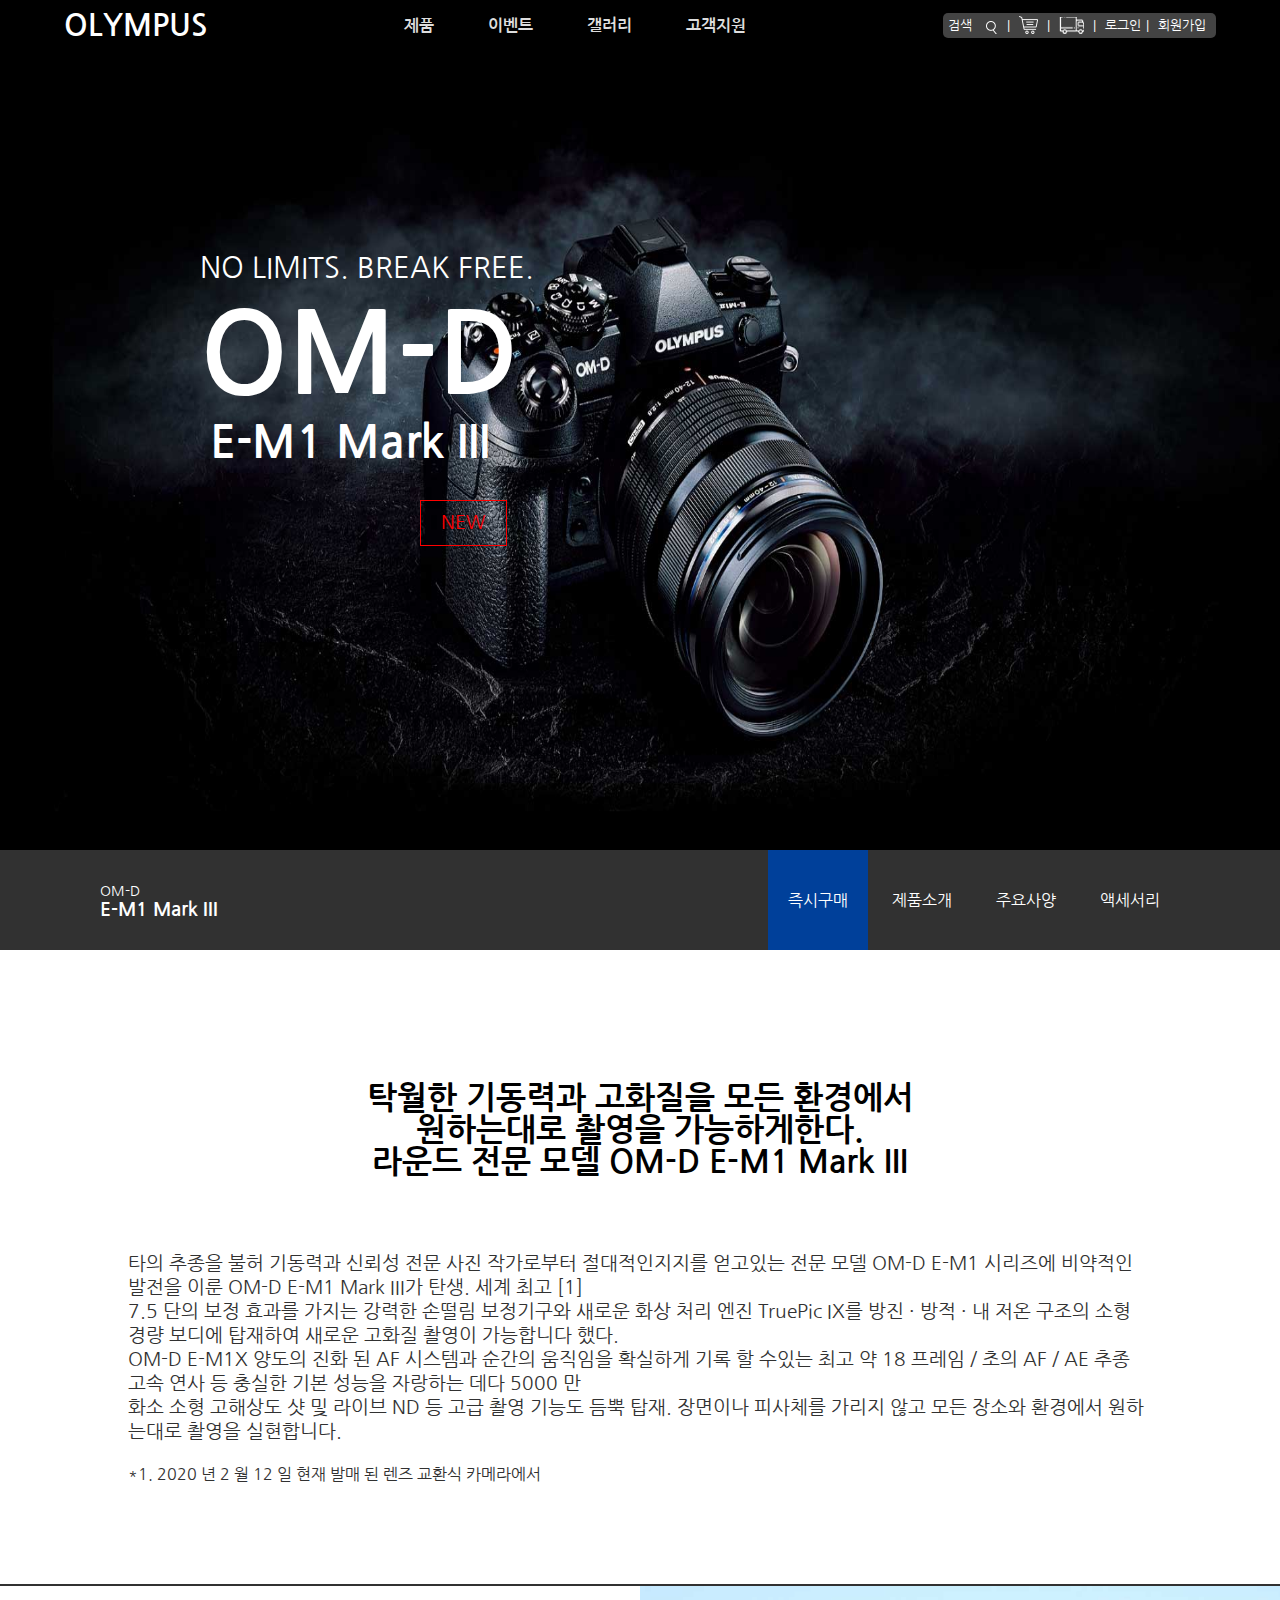
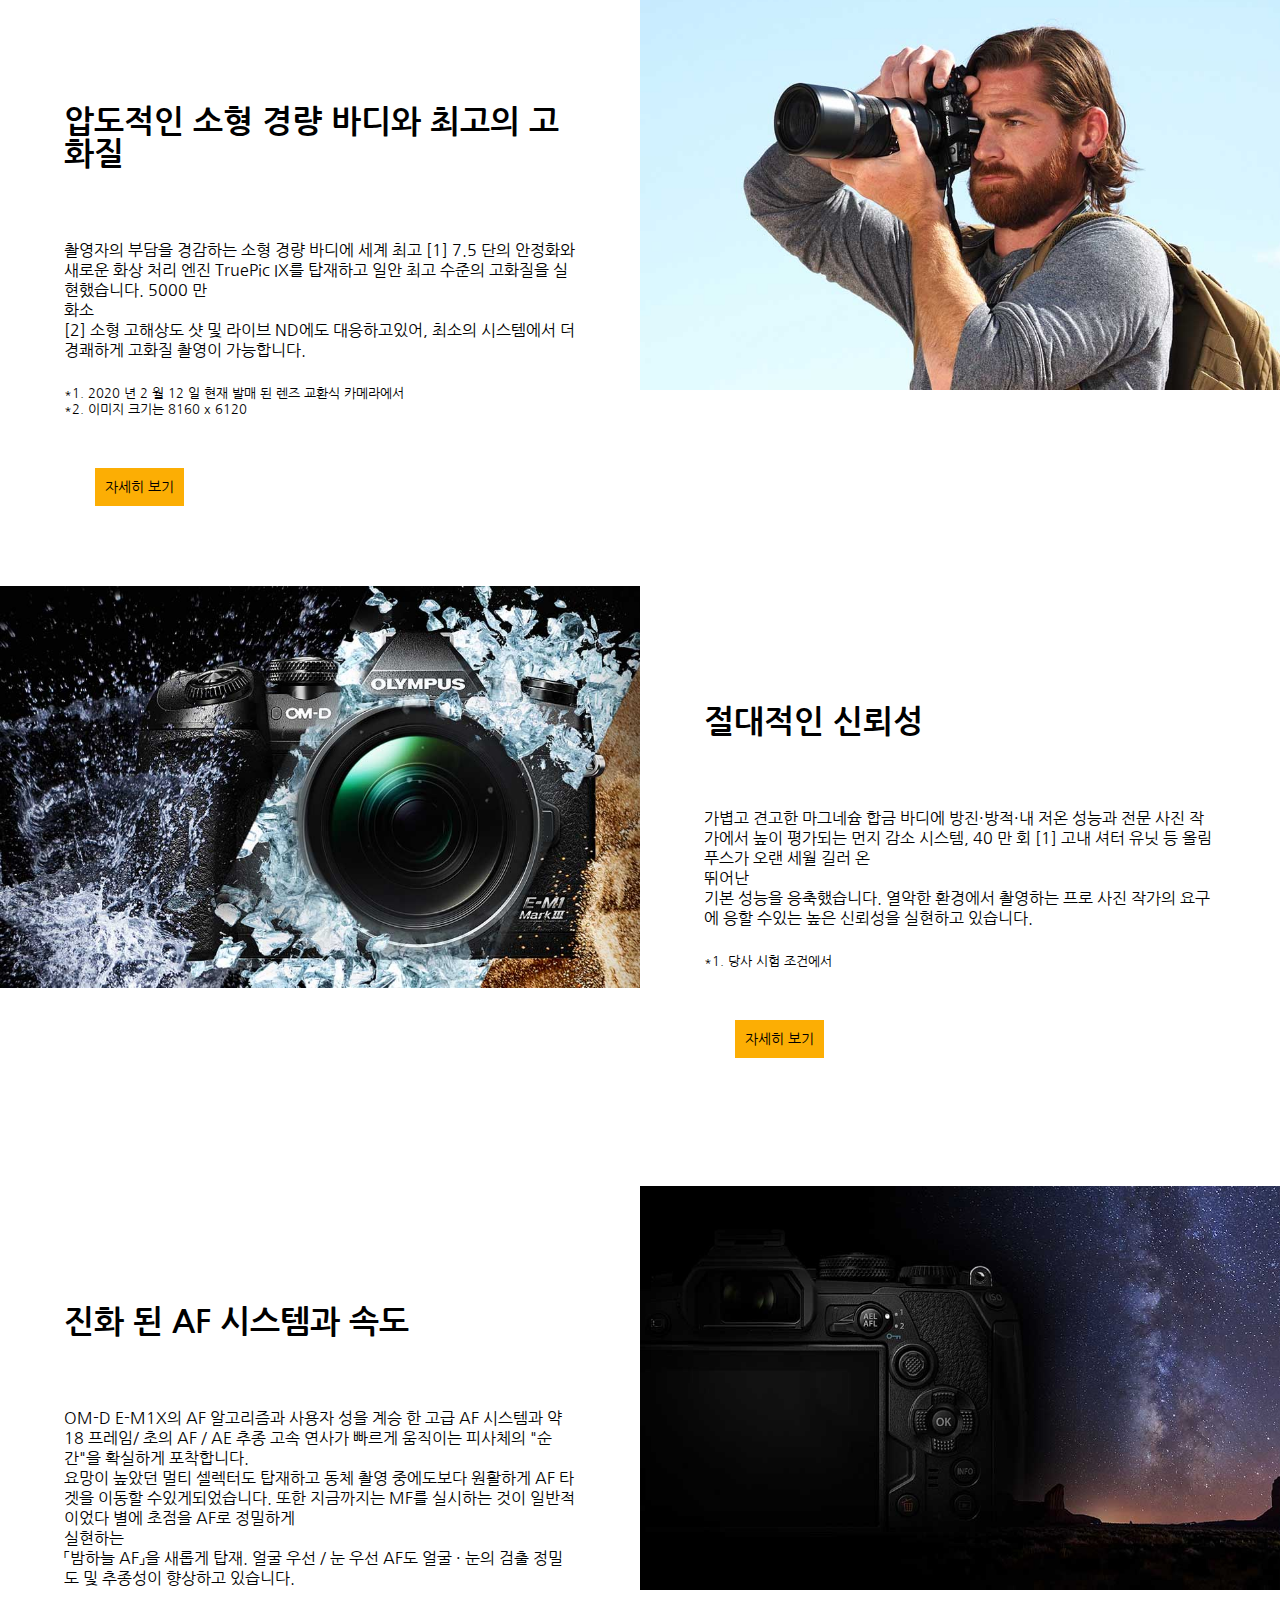
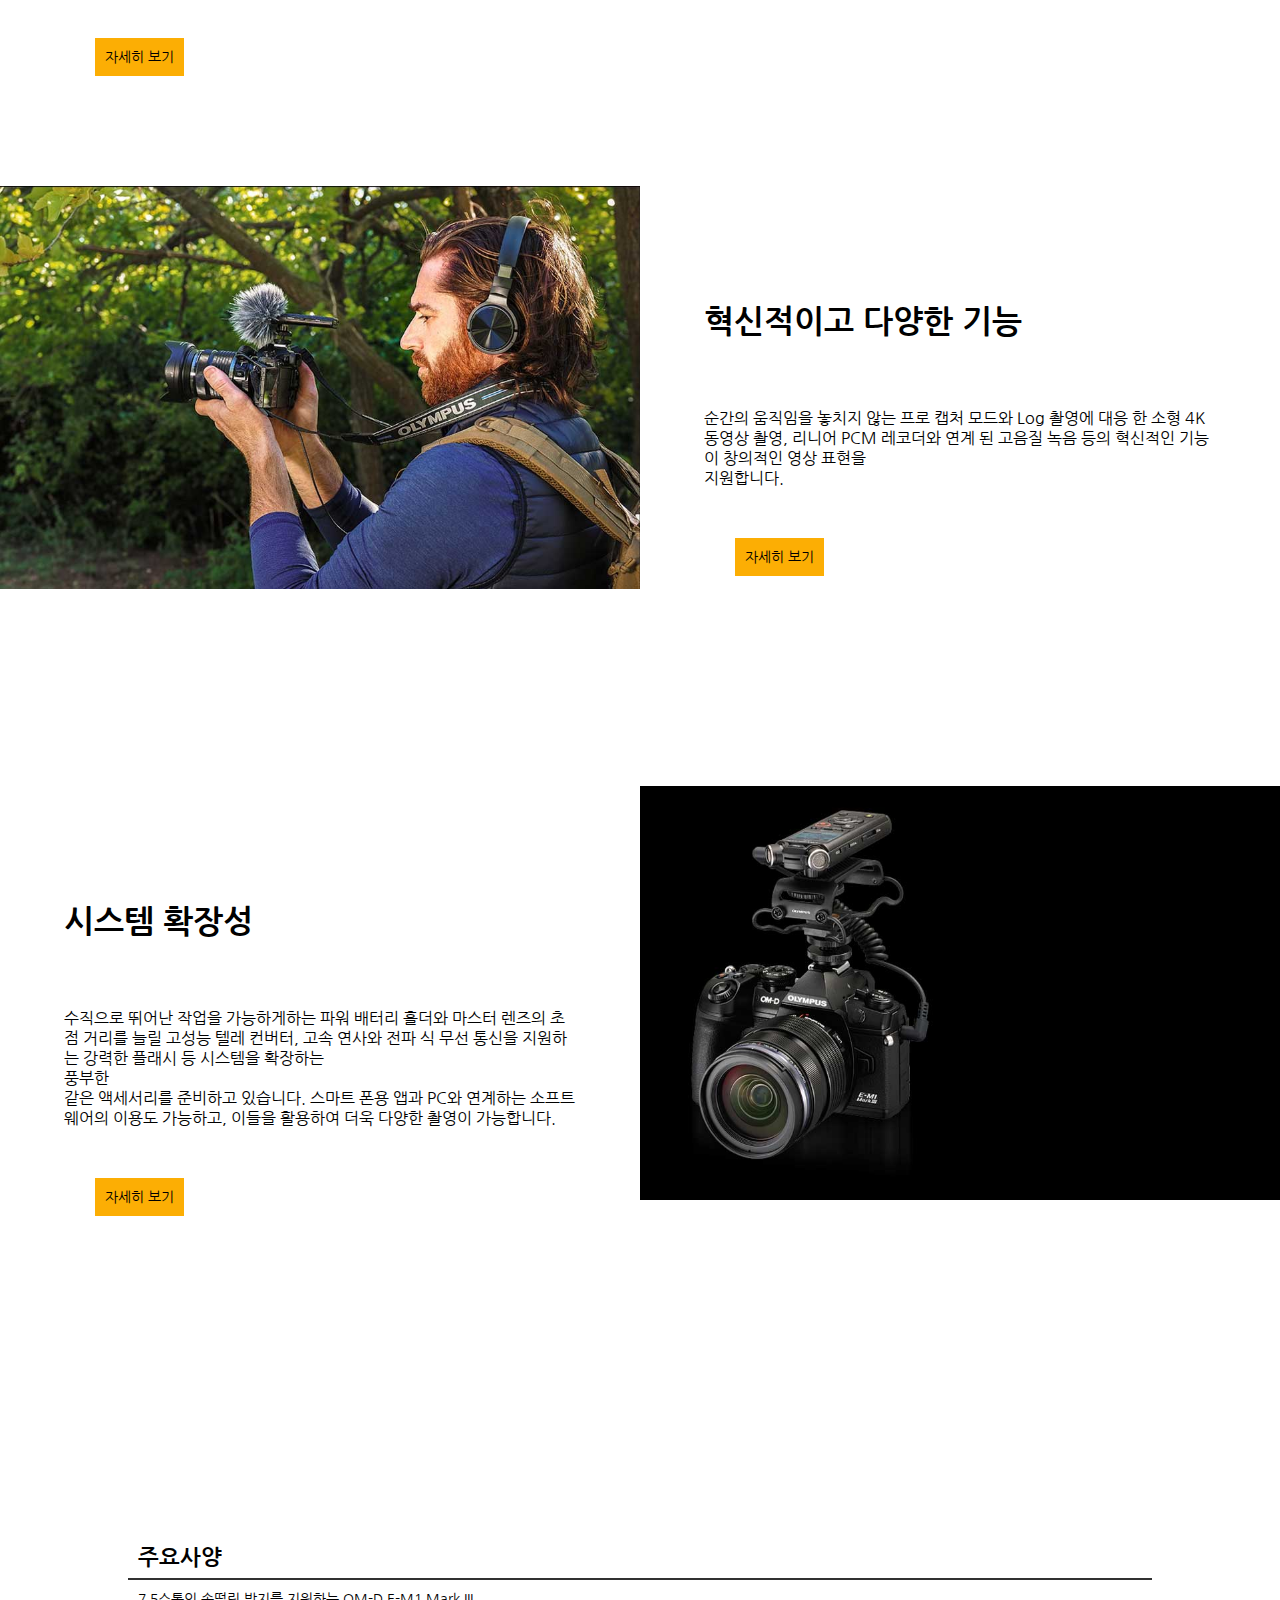
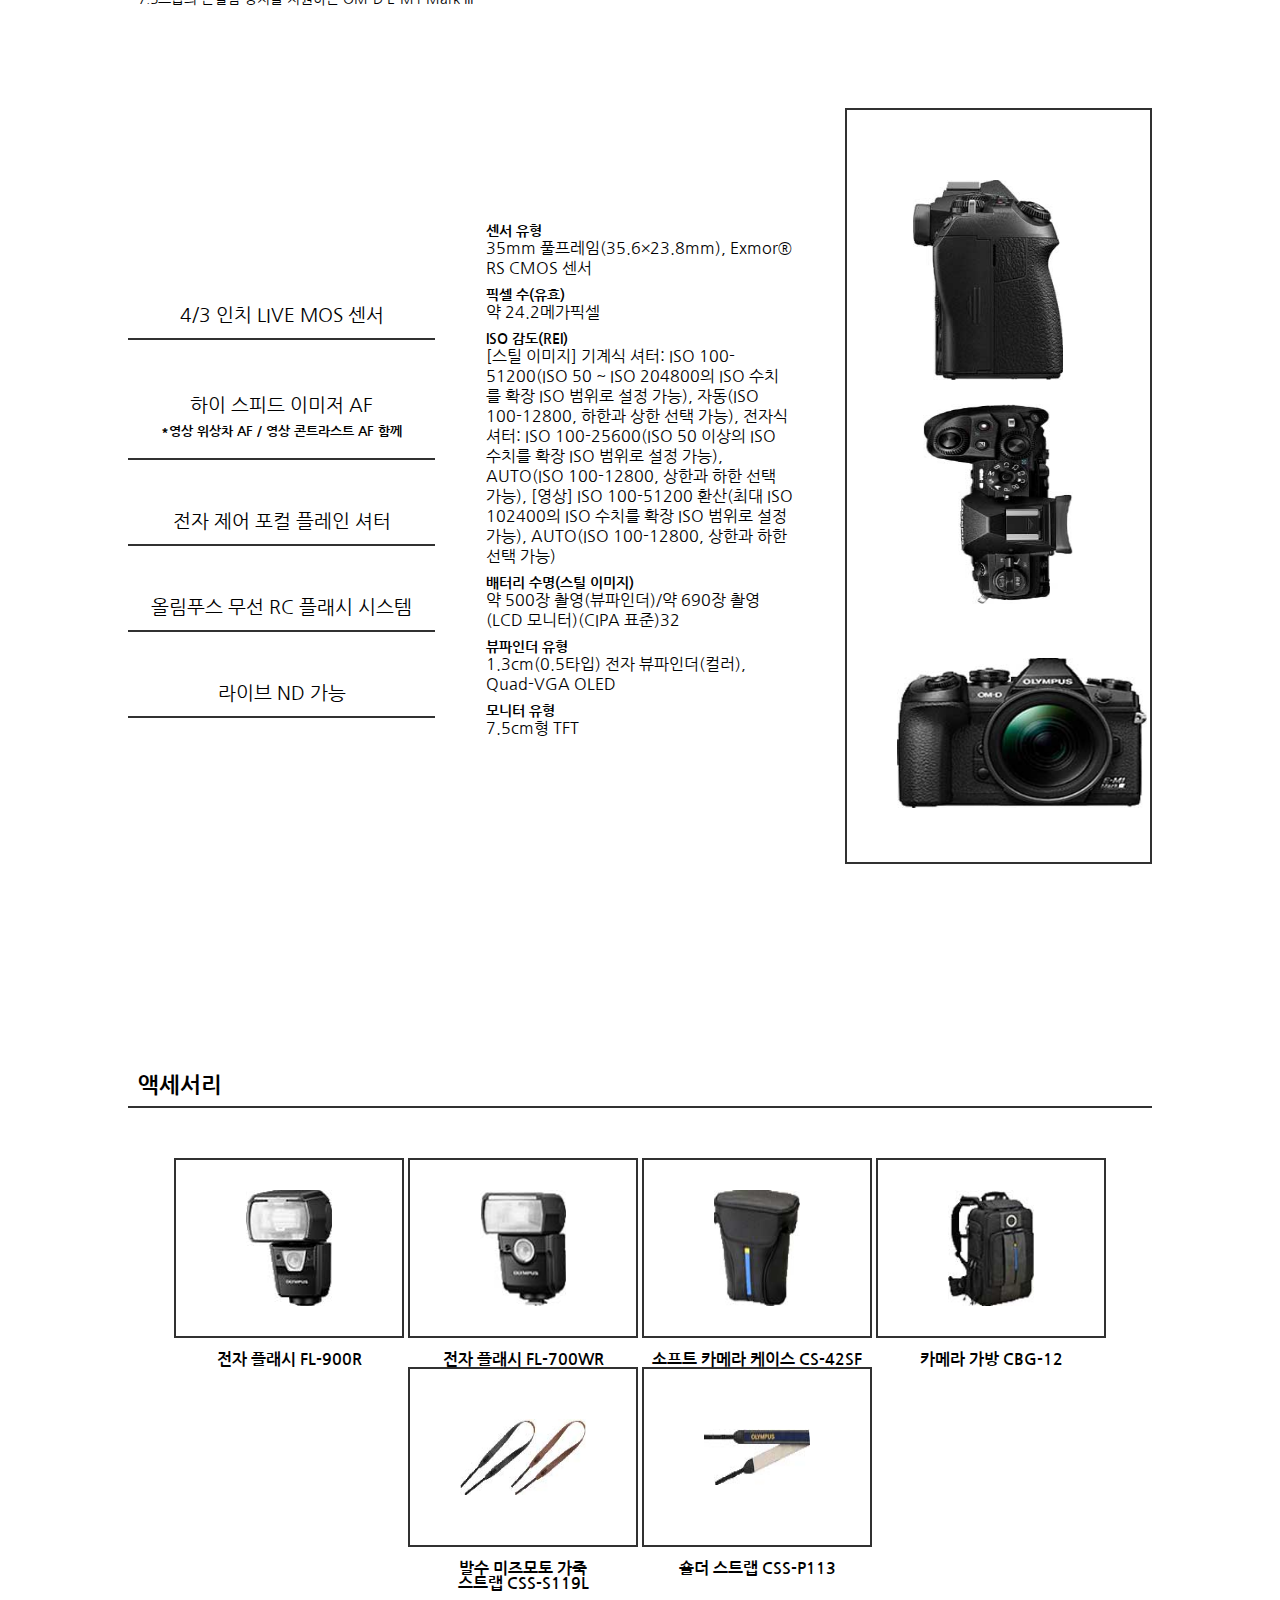
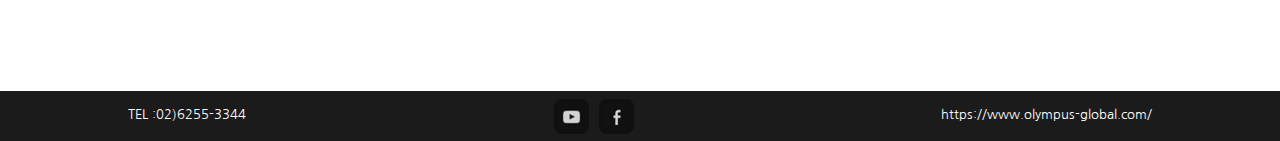
<file: project/sub2.html>
<!DOCTYPE html>
<html lang="en">

<head>
  <meta charset="UTF-8">
  <title>Document</title>
  <meta name="viewport" content="width=device-width, initial-scale=1">
  <link href="css/sub2.css" rel="stylesheet" type="text/css">
  <script src="https://ajax.googleapis.com/ajax/libs/jquery/3.5.1/jquery.min.js"></script>
  <script src="js/sub2.js"></script>

</head>

<body>
  <header>
    <div class="h-1">
      <a href="index.html">
        <h1>olympus</h1>
      </a>

      <nav>
        <a href="sub1.html">제품</a>
        <a href="event.html">이벤트</a>
        <a href="gallery.html">갤러리</a>
        <a href="#">고객지원</a>
      </nav>

      <!---------------- 제품 호버시------------------->
      <div class="product">
        <span>
          <a href="sub1.html">카메라</a>
          <a href="sub1.html">렌즈</a>
          <a href="sub1.html">소프트웨어</a>
          <a href="sub1.html">액세서리</a>
        </span>
      </div>

      <div class="product-hover">
      <!-------------------- 카메라 호버 시 --------------->
      <div class="cam">
        <ul>
          <li class="omd">
            <a href="sub2.html">
              <img src="img/navi_om-d.jpg" alt="" />
              <p>OM-D</p>
            </a>
            <a href="sub2.html">E-M1X</a>
            <a href="sub2.html">E-M1 MARK lll</a>
            <a href="sub2.html">E-M1 MARK ll</a>
            <a href="sub2.html">E-M5 MARK lll</a>
            <a href="sub2.html">E-M5 MARK lll</a>
            <a href="sub2.html">E-M10 MARK lll</a>
            <a href="sub2.html">E-M10 MARK ll</a>
          </li>
          <li class="pen-f">
            <a href="sub2.html">
              <img src="img/navi_pen.jpg" alt="" />
              <p>PEN-F</p>
            </a>
            <a href="sub2.html">PEN-F</a>
          </li>
          <li class="pen">
            <a href="sub2.html">
              <img src="img/navi_pen2.jpg" alt="" />
              <p>PEN</p>
            </a>
            <a href="sub2.html">E-PL10</a>
            <a href="sub2.html">E-PL9</a>
            <a href="sub2.html">E-PL8</a>
          </li>
        </ul>
      </div>

      <!--------------------- 렌즈 호버 시 --------------------->
      <div class="lense">
        <ul>
          <li class="m-z">
            <a href="sub2.html">
              <img src="img/navi_lense.jpg" alt="" />
              <p>M.ZUIKO</p>
            </a>
            <a href="sub2.html">M.Zuiko Digital ED 12mm F2</a>
            <a href="sub2.html">M.Zuiko Digital 17mm F1.8</a>
            <a href="sub2.html">M.Zuiko Digital 25mm F1.8</a>
            <a href="sub2.html">M.Zuiko Digital ED 30mm F3.5 Macro</a>
            <a href="sub2.html">M.Zuiko Digital 45mm F1.8</a>
          </li>
          <li class="m-z-p">
            <a href="sub2.html">
              <img src="img/navi_lense-pro.jpg" alt="" />
              <p>M.ZUIKO PRO</p>
            </a>
            <a href="sub2.html">M.Zuiko Digital ED 12mm F2</a>
            <a href="sub2.html">M.Zuiko Digital 17mm F1.8</a>
            <a href="sub2.html">M.Zuiko Digital 25mm F1.8</a>
            <a href="sub2.html">M.Zuiko Digital ED 30mm F3.5 Macro</a>
            <a href="sub2.html">M.Zuiko Digital 45mm F1.8</a>
          </li>
        </ul>
      </div>

      <!------------------- 소프트웨어 호버 시 --------------------->
      <div class="software">
        <ul>
          <li class="audio">
            <a href="sub2.html">
              <img src="img/navi_audio.jpg" alt="" />
              <p>오디오 편집</p>
            </a>
          </li>
          <li class="digital">
            <a href="sub2.html">
              <img src="img/navi_digital.jpg" alt="" />
              <p>디지털 포토</p>
            </a>
          </li>
        </ul>
      </div>

      <!------------------------ 액세서리 호버 시 ------------------------->
      <div class="accessory">
        <ul>
          <li class="acc_top">
            <a href="sub2.html">
              <img src="img/navi_acc_flash.jpg" alt="" />
              <p>플래쉬</p>
            </a>
            <a href="sub2.html">
              <img src="img/navi_acc_battery.jpg" alt="" />
              <p>배터리</p>
            </a>
            <a href="sub2.html">
              <img src="img/navi_acc_cases.jpg" alt="" />
              <p>케이스 & 스트랩</p>
            </a>
            <a href="sub2.html">
              <img src="img/navi_acc_fashion.jpg" alt="" />
              <p>패션 액세서리</p>
            </a>
          </li>
          <li class="acc_bottom">
            <a href="sub2.html">
              <img src="img/navi_acc_underwater.jpg" alt="" />
              <p>잠수</p>
            </a>
            <a href="sub2.html">
              <img src="img/navi_acc_underwateracc.jpg" alt="" />
              <p>잠수 액세서리</p>
            </a>
            <a href="sub2.html">
              <img src="img/navi_acc_accport.jpg" alt="" />
              <p>포트 액세서리</p>
            </a>
            <a href="sub2.html">
              <img src="img/navi_acc_other.jpg" alt="" />
              <p>기타 액세서리</p>
            </a>
          </li>
        </ul>
      </div>
    </div>

      <!------- 검색, 장바구니, 배송조회, 로그인, 회원가입 ------->
      <div class="sign">
        <a href="#">
          <p>검색</p>
        </a>
        <a href="#">
          <img src="img/cart.png" alt="" />
        </a>
        <a href="#">
          <img src="img/truck.png" alt="" />
        </a>
        <a href="#">로그인</a>
        <a href="member.html">회원가입</a>
      </div>
    </div>
      <!------------------- 검색 클릭 시 ----------------------->
      <form class="search">
        <fieldset>
          <input type="search">
          <button class="fa-search">
            <img src="img/search.png" alt="">
          </button>
        </fieldset>
      </form>
    
    <!--------------------- 반응형 버거메뉴 ----------------------->
    <a class="menu-trigger">
      <span></span>
      <span></span>
    </a>

    <!---------------------- 로그인 팝업 ---------------------->
    <div class="popup">
      <h2>로그인</h2>
      <span class="closer">
        <span></span>
        <span></span>
      </span>
      <p>
        <label for="id"> ID</label>
        <input type="text" name="id" required>
      </p>
      <p>
        <label for="pw">PW</label>
        <input type="password" name="pw" required>
      </p>
      <p>
        <input type="submit" value="로그인">
      </p>
    </div>
  </header>

  <main>
    <div class="spot">
      <img src="img/sub2_spot.jpg" alt="">
      <p>no limits. break free.</p>
      <h1>OM-D</h1>
      <h2>E-M1 Mark III</h2>
      <p>new</p>
    </div>

    <div class="sub_navi">
      <span>
        <p>
          OM-D
        </p>
        <h3>
          E-M1 Mark III
        </h3>
      </span>
      <nav>
        <a href="#">즉시구매</a>
        <a href="#">제품소개</a>
        <a href="#">주요사양</a>
        <a href="#">액세서리</a>
      </nav>
    </div>

    <div class="title">
      <h3>
        탁월한 기동력과 고화질을 모든 환경에서
        원하는대로 촬영을 가능하게한다.
        라운드 전문 모델 OM-D E-M1 Mark III
      </h3>
      <p>
        타의 추종을 불허 기동력과 신뢰성 전문 사진 작가로부터 절대적인지지를 얻고있는 전문 모델 OM-D E-M1 시리즈에 비약적인 발전을 이룬 OM-D E-M1 Mark III가 탄생. 세계 최고 [1]
        7.5 단의 보정 효과를 가지는 강력한 손떨림 보정기구와 새로운 화상 처리 엔진 TruePic IX를 방진 · 방적 · 내 저온 구조의 소형 경량 보디에 탑재하여 새로운 고화질 촬영이 가능합니다 했다.
        OM-D E-M1X 양도의 진화 된 AF 시스템과 순간의 움직임을 확실하게 기록 할 수있는 최고 약 18 프레임 / 초의 AF / AE 추종 고속 연사 등 충실한 기본 성능을 자랑하는 데다 5000 만
        화소 소형 고해상도 샷 및 라이브 ND 등 고급 촬영 기능도 듬뿍 탑재. 장면이나 피사체를 가리지 않고 모든 장소와 환경에서 원하는대로 촬영을 실현합니다.
      </p>
      <p>
        *1. 2020 년 2 월 12 일 현재 발매 된 렌즈 교환식 카메라에서
      </p>
    </div>
    <section>
      <div class="contents">
        <div class="c-1">
          <img src="img/sub2_main1.jpg" alt="">
          <article>
            <h3>압도적인 소형 경량 바디와 최고의 고화질</h3>
            <p>
              촬영자의 부담을 경감하는 소형 경량 바디에 세계 최고 [1] 7.5 단의 안정화와 새로운 화상 처리 엔진 TruePic IX를 탑재하고 일안 최고 수준의 고화질을 실현했습니다. 5000 만
              화소
              [2] 소형 고해상도 샷 및 라이브 ND에도 대응하고있어, 최소의 시스템에서 더 경쾌하게 고화질 촬영이 가능합니다.
            </p>
            <p>
              *1. 2020 년 2 월 12 일 현재 발매 된 렌즈 교환식 카메라에서
              *2. 이미지 크기는 8160 x 6120
            </p>
            <a href="#">자세히 보기</a>
          </article>
        </div>
        <div class="c-2">
          <img src="img/sub2_main2.jpg" alt="">
          <article>
            <h3> 절대적인 신뢰성</h3>
            <p>
              가볍고 견고한 마그네슘 합금 바디에 방진·방적·내 저온 성능과 전문 사진 작가에서 높이 평가되는 먼지 감소 시스템, 40 만 회 [1] 고내 셔터 유닛 등 올림푸스가 오랜 세월 길러 온
              뛰어난
              기본 성능을 응축했습니다. 열악한 환경에서 촬영하는 프로 사진 작가의 요구에 응할 수있는 높은 신뢰성을 실현하고 있습니다.
            </p>
            <p>
              *1. 당사 시험 조건에서
            </p>
            <a href="#">자세히 보기</a>
          </article>
        </div>
        <div class="c-3">
          <img src="img/sub2_main3.jpg" alt="">
          <article>
            <h3> 진화 된 AF 시스템과 속도</h3>
            <p>
              OM-D E-M1X의 AF 알고리즘과 사용자 성을 계승 한 고급 AF 시스템과 약 18 프레임/ 초의 AF / AE 추종 고속 연사가 빠르게 움직이는 피사체의 "순간"을 확실하게 포착합니다.
              요망이 높았던 멀티 셀렉터도 탑재하고 동체 촬영 중에도보다 원활하게 AF 타겟을 이동할 수있게되었습니다. 또한 지금까지는 MF를 실시하는 것이 일반적이었다 별에 초점을 AF로 정밀하게
              실현하는
              「밤하늘 AF」을 새롭게 탑재. 얼굴 우선 / 눈 우선 AF도 얼굴 · 눈의 검출 정밀도 및 추종성이 향상하고 있습니다.
            </p>

            <a href="#">자세히 보기</a>
          </article>
        </div>
        <div class="c-4">
          <img src="img/sub2_main4.jpg" alt="">
          <article>
            <h3> 혁신적이고 다양한 기능</h3>
            <p>
              순간의 움직임을 놓치지 않는 프로 캡처 모드와 Log 촬영에 대응 한 소형 4K 동영상 촬영, 리니어 PCM 레코더와 연계 된 고음질 녹음 등의 혁신적인 기능이 창의적인 영상 표현을
              지원합니다.
            </p>

            <a href="#">자세히 보기</a>
          </article>
        </div>
        <div class="c-5">
          <img src="img/sub2_main5.jpg" alt="">
          <article>
            <h3> 시스템 확장성</h3>
            <p>
              수직으로 뛰어난 작업을 가능하게하는 파워 배터리 홀더와 마스터 렌즈의 초점 거리를 늘릴 고성능 텔레 컨버터, 고속 연사와 전파 식 무선 통신을 지원하는 강력한 플래시 등 시스템을 확장하는
              풍부한
              같은 액세서리를 준비하고 있습니다. 스마트 폰용 앱과 PC와 연계하는 소프트웨어의 이용도 가능하고, 이들을 활용하여 더욱 다양한 촬영이 가능합니다.
            </p>

            <a href="#">자세히 보기</a>
          </article>
        </div>
      </div>
    </section>
    <section>
      <div class="specification">
        <h3>주요사양</h3>
        <p>7.5스톱의 손떨림 방지를 지원하는 OM-D E-M1 Mark III </p>
        <div class="flex">
          <div class="left">
            <p>4/3 인치 LIVE MOS 센서</p>
            <p>
              하이 스피드 이미저 AF
              <strong>*영상 위상차 AF / 영상 콘트라스트 AF 함께</strong>

            </p>
            <p>전자 제어 포컬 플레인 셔터</p>
            <p>올림푸스 무선 RC 플래시 시스템</p>
            <p>라이브 ND 가능</p>
          </div>
          <div class="center">
            <h4>센서 유형</h4>
            <p>35mm 풀프레임(35.6×23.8mm), Exmor®
              RS CMOS 센서
            </p>
            <h4>픽셀 수(유효)</h4>
            <p>약 24.2메가픽셀</p>
            <h4>ISO 감도(REI)</h4>
            <p>
              [스틸 이미지] 기계식 셔터: ISO 100-51200(ISO 50 ~ ISO 204800의 ISO 수치를 확장 ISO 범위로 설정 가능), 자동(ISO 100-12800, 하한과 상한 선택
              가능), 전자식 셔터: ISO 100-25600(ISO 50 이상의 ISO 수치를 확장 ISO 범위로 설정 가능), AUTO(ISO 100-12800, 상한과 하한 선택 가능), [영상]
              ISO
              100-51200 환산(최대 ISO 102400의 ISO 수치를 확장 ISO 범위로 설정 가능), AUTO(ISO 100-12800, 상한과 하한 선택 가능)
            </p>
            <h4>배터리 수명(스틸 이미지)</h4>
            <p>
              약 500장 촬영(뷰파인더)/약 690장
              촬영(LCD 모니터)(CIPA 표준)32
            </p>
            <h4>뷰파인더 유형</h4>
            <p>
              1.3cm(0.5타입) 전자 뷰파인더(컬러),
              Quad-VGA OLED
            </p>
            <h4>모니터 유형</h4>
            <p>7.5cm형 TFT</p>
          </div>
          <div class="right">
            <img src="img/sub2_Specification1.jpg" alt="">
            <img src="img/sub2_Specification2.jpg" alt="">
            <img src="img/sub2_Specification3.jpg" alt="">
          </div>
        </div>
      </div>
    </section>
    <section>
      <div class="acc">
        <h3>액세서리</h3>

        <article>
          <a href="#">
            <img src="img/sub2_acc1.jpg" alt="">
            <p>전자 플래시 FL-900R</p>
          </a>
          <a href="#">
            <img src="img/sub2_acc2.jpg" alt="">
            <p>전자 플래시 FL-700WR</p>
          </a>
          <a href="#">
            <img src="img/sub2_acc3.jpg" alt="">
            <p>소프트 카메라 케이스 CS-42SF</p>
          </a>
          <a href="#">
            <img src="img/sub2_acc4.jpg" alt="">
            <p>카메라 가방 CBG-12</p>
          </a>
          <a href="#">
            <img src="img/sub2_acc5.jpg" alt="">
            <p>발수 미즈모토 가죽
              스트랩 CSS-S119L</p>
          </a>
          <a href="#">
            <img src="img/sub2_acc6.jpg" alt="">
            <p>숄더 스트랩 CSS-P113</p>
          </a>
        </article>
      </div>
    </section>
  </main>


  <footer>
    <div class="foot">
      <p>TEL :02)6255-3344</p>
      <div>
        <a href="#">
          <img src="img/facebook.png" alt="" />
        </a>
        <a href="#">
          <img src="img/youtube.png" alt="" />
        </a>
      </div>
      <p>https://www.olympus-global.com/</p>
    </div>
  </footer>

</body>

</html>
</file>
<file: project/css/index.css>
@import url('common.css');

body {
  width: 100%;
}

/* header */

header {
  width: 100%;
  height: 50px;
  background: #000;
}

.h-1 {
  width: 90%;
  height: 100%;
  margin: 0 auto;
  display: flex;
  justify-content: space-between;
  align-items: center;
}

.h-1 h1 {
  text-transform: uppercase;
  color: #fff;
  font-size: 30px;
}

.h-1 .sign {
  background: #434343;
  padding: 1px 0 4px 5px;
  border-radius: 5px;
}

.sign a {
  color: #fff;
  display: inline-block;
  font-size: 0.8em;
}

.sign a p {
  background: url(../img/search.png) no-repeat right 3px;
  width: 50px;
  display: inline-block;
}

.sign a img {
  vertical-align: bottom;
}

.sign a:after {
  content: "|";
  padding: 0 5px;
}

.sign a:last-child:after {
  content: "";
}


/* nav */
.h-1 nav {
  width: 30%;
  margin: 0 auto;
  text-align: center;
}

.h-1 nav a {
  display: inline-block;
  color: #ddd;
  padding-right: 50px;
  font-weight: bold;
}

.h-1 nav a:last-child {
  padding-right: 0;
}

.h-1 nav a:hover {
  color: #fff;
}

.product {
  width: 100%;
  height: 30px;
  position: absolute;
  top: 45px;
  left: 0;
  background: #1b1b1b;
  z-index: 1;
}

.product span {
  display: block;
  width: 25%;
  margin: 0 auto;
  padding-top: 4px;
}

.product a {
  display: inline-block;
  color: #ddd;
  margin-right: 30px;
}

.product a:last-child {
  margin-right: 0;
}

.product a:hover {
  color: #fff;
}

.product::before {
  content: "";
  border: 10px solid transparent;
  border-bottom: 15px solid #1b1b1b;
  position: absolute;
  top: -18px;
  left: 37%;
}

.cam,
.lense,
.software,
.accessory {
  width: 100%;
  background: #1b1b1b;
  position: absolute;
  top: 75px;
  left: 0;
  padding: 20px 0 20px 0;
  z-index: 1;
}

.cam ul,
.lense ul,
.software ul,
.accessory ul {
  margin: 0 auto;
}

.cam ul,
.lense ul,
.software ul {
  display: flex;
}

.cam ul li,
.lense ul li,
.software ul li,
.accessory ul li a {
  display: inline-block;
}

.cam ul li a,
.lense ul li a,
.software ul li a {
  display: block;
  font-size: .9em;
  color: #ddd;
}

.cam ul li a:hover,
.lense ul li a:hover,
.software ul li a:hover,
.accessory ul li a:hover {
  color: #fff;
}

.cam ul li a p,
.lense ul li a p,
.software ul li a p,
.accessory ul li a p {
  font-size: 1.2em;
  margin-bottom: 10px;
}

.cam ul {
  width: 25%;
  align-items: top;
}

.cam ul li {
  margin-right: 50px;
}

.cam ul li:last-child {
  margin-right: 0;
}

.cam ul li img {
  width: 100px;
  height: 60px;
}

.lense ul {
  width: 25%;
}

.lense ul li:first-child {
  margin-right: 50px;
}

.lense ul li img {
  width: 50px;
  height: 70px;
}

.software ul {
  width: 25%;
}

.software ul li:first-child {
  margin-right: 50px;
}

.software ul li img {
  width: 120px;
  height: 70px;
}

.accessory ul {
  width: 30%;
}

.accessory ul li {
  align-items: flex-end;
}

.accessory ul li a {
  font-size: .9em;
  color: #ddd;
  text-align: center;
}

.accessory ul li a img {
  width: 70px;
}

.acc_top a:first-child img {
  width: 50px;
}

.acc_top a:nth-of-type(2) img {
  width: 80px;
}

.acc_bottom a:first-child img,
.acc_top a:last-child img {
  width: 100px;
}

.acc_top {
  display: flex;
  justify-content: space-between;
}

.acc_bottom {
  display: flex;
  justify-content: space-between;
}

.acc_bottom {
  padding-top: 20px;
}


/* login */
.popup {
  position: fixed;
  top: 200px;
  left: 800px;
  z-index: 1;
  background: #313131;
  width: 250px;
  height: 300px;
  text-align: center;
  display: none;
}

.popup.active {
  display: block;
}

.popup h2 {
  padding: 20px 0 50px 0;
  color: #fff;
}

.popup p {
  padding: 10px;
}

.popup label {
  color: #fff;
}

.popup .closer {
  width: 15px;
  height: 20px;
  position: absolute;
  top: 0;
  right: 20px;
}

.popup .closer span {
  width: 100%;
  height: 2px;
  background: #000;
  position: absolute;
  top: 20px;
  right: 0;
  cursor: pointer;
}

.popup .closer span:nth-of-type(1) {
  transform: rotate(45deg);
}

.popup .closer span:nth-of-type(2) {
  transform: rotate(-45deg);
}

.popup p:nth-of-type(3) {
  padding-top: 40px;
}

/* search */

.search {
  position: absolute;
  top: 5px;
  right: 410px;
  z-index: 1;
  display: none;
}

.search.active {
  display: block;
}

fieldset {
  border-radius: 50px;
  background: #313131;
}

fieldset input {
  border: none;
  width: 150px;
  height: 20px;
  border-radius: 50px;
  background: #313131;
}

fieldset input:focus {
  outline: 0 none;
}

fieldset button {
  border: none;
  background: #313131;
  vertical-align: bottom;
  width: 20px;
}

/* burger */

.menu-trigger {
  width: 20px;
  height: 10px;
  position: fixed;
  top: 15px;
  right: 5%;
  display: none;
}

.menu-trigger span {
  position: absolute;
  left: 0;
  width: 100%;
  height: 2px;
  background: #fff;
}

.menu-trigger span:nth-of-type(1) {
  top: 0;
}

.menu-trigger span:nth-of-type(2) {
  bottom: 0;
}

.menu-trigger.active span:nth-of-type(1) {
  top: 0;
  transform: translateY(6px) rotate(45deg);
  transition: 0.5s;
}

.menu-trigger.active span:nth-of-type(2) {
  bottom: 0;
  transform: translateY(-2px) rotate(-45deg);
  transition: 0.5s;
}

/* main */

.spot {
  width: 100%;
  height: 750px;
  position: relative;
  top: 0;
  left: 0;
}

.spot span {
  position: absolute;
  top: 300px;
  z-index: 1;
  font-size: 3em;
  color: #ddd;
  opacity: .5;
  cursor: pointer;
}

.spot span:hover {
  color: #fff;
  opacity: 1;
}

.spot span:nth-of-type(1) {
  left: 1%;
}

.spot span:nth-of-type(2) {
  right: 1%;
}

.indi {
  position: absolute;
  top: 750px;
  right: 20px;
  display: inline-block;
  width: 90px;
  height: 30px;
  background: #434343;
  border-radius: 20px;
  z-index: 1;
}

.indi span{
  color:  #ddd;
}
.indi span:nth-of-type(1) {
  position: absolute;
  top: 3px;
  left: 25px;
  font-size: 1.1em;
}

.indi span:nth-of-type(2) {
  content: "";
  border: 7px solid transparent;
  border-bottom: 12px solid#fff;
  transform: rotate(90deg);
  position: absolute;
  right: 2px;
  top: 5px;
  z-index: 1;
  opacity: 0;
}

.indi p {
  display: inline-block;
  position: absolute;
  bottom: 0;
  right: 0;
  width: 30px;
  height: 30px;
  background: #313131;
  border-radius: 30px;
  text-align: center;
  padding-top: 5px;
  color: rgba(221, 221, 221, 0.582);
  cursor: pointer;
}

.indi p.active {
  font-size: 0;
}

.indi p:hover {
  color: #fff;
}

.spot .visual {
  width: 100%;
  height: 100%;
  z-index: 0;
  position: relative;
  top: 0;
  left: 0;
}

.spot .visual figure {
  position: absolute;
  left: 0;
  top: 0;
  width: 100%;
  height: 100%;
}

.spot .visual figure img {
  width: 100%;
  height: 100%;
}



/*=============tab=============*/

.tab {
  width: 100%;
  padding-top: 150px;
  text-align: center;
  position: relative;
  left: 0;
  top: 0;
}

.tab h2 {
  text-transform: uppercase;
  color: #313131;
  font-size: 26px;
}

.tab_head {
  width: 100%;
  padding-top: 100px;
}

.tab_head a {
  display: inline-block;
  width: 300px;
  height: 300px;
  position: relative;
  left: 0;
  top: 0;
}

.tab_head a:before {
  content: "";
  border: 25px solid transparent;
  border-bottom: 35px solid #fff;
  position: absolute;
  left: 130px;
  bottom: 0;
  opacity: 0;
  z-index: 1;
}

.tab_head a:hover:before {
  opacity: 1;
}

.tab_head a:after {
  content: "";
  width: 300px;
  height: 300px;
  background: #4282d8;
  position: absolute;
  left: 0;
  top: 0;
  opacity: 0;
}

.tab_head a:hover:after {
  opacity: 0.4;
}

.tab_head a span {
  color: #fff;
  text-align: center;
  position: absolute;
  top: 250px;
  left: 110px;
  z-index: 1;
}

.tab_head a:hover span {
  top: 100px;
}

.tab_head a span p {
  padding-top: 50px;
}

.tab_head a:nth-of-type(1) {
  background: url(../img/over-omd.jpg) no-repeat;
  background-size: 300px;
}

.tab_head a:nth-of-type(2) {
  background: url(../img/over-pen.jpg) no-repeat;
  background-size: 300px;
}

.tab_head a:nth-of-type(3) {
  background: url(../img/over-lens.jpg) no-repeat;
  background-size: 300px;
}

.tab_head a:nth-of-type(3) span {
  left: 70px;
}

.tab_head a:nth-of-type(4) {
  background: url(../img/over-accesory.jpg) no-repeat;
  background-size: 300px;
}

.tab_head a:nth-of-type(4) span {
  left: 85px;
}

/*===========tab_body=============*/

.tab_body {
  width: 100%;
  height: 400px;
  position: relative;
  left: 0;
  bottom: 0;
}

.tab_body ul {
  width: 100%;
  position: absolute;
  left: 0;
  bottom: 0;
  display: none;
}

.tab_body ul.active {
  display: block;
}

.tab_body ul li {
  display: inline-block;
  padding-right: 25px;
}

.tab_body ul li:nth-of-type(3) {
  padding-right: 0;
}

.tab_body ul li {
  color: #000;
}

.tab_body ul li img {
  width: 110px;
}

.tab_body ul li h3 {
  padding-top: 10px;
}

.tab_body ul li p {
  white-space: pre-line;
  padding-bottom: 20px;
  font-size: 0.9em;
}

.tab_body ul li a {
  padding: 10px;
  background: #313131;
  border-radius: 10px;
  color: #fff;
  font-size: 0.8em;
}

.tab_body ul:nth-of-type(2),
.tab_body ul:nth-of-type(3),
.tab_body ul:nth-of-type(4) {
  padding-left: 100px;
}

.tab_body ul:nth-of-type(2) li {
  padding-right: 100px;
}

.tab_body ul:nth-of-type(2) li img {
  width: 130px;
}

.tab_body ul:nth-of-type(3) li {
  padding-right: 100px;
}

.tab_body ul:nth-of-type(3) li img {
  width: 80px;
}

.tab_body ul:nth-of-type(4) li {
  padding-right: 100px;
}

.tab_body ul:nth-of-type(4) li img {
  width: 150px;
}

/*================gallery=================*/

.gallery {
  width: 100%;
  padding-top: 150px;
  text-align: center;
}

.gallery h4 {
  font-size: 26px;
  text-transform: uppercase;
}

.gallery h4 a {
  color: #313131;
}

.gallery ul {
  width: 100%;
  padding: 80px 0 100px 0;
}

.gallery ul li {
  width: 300px;
  height: 350px;
  display: inline-block;
  overflow: hidden;
}

.gallery ul li:last-child {
  padding-right: 0;
}

.gallery ul li a {
  width: 100%;
  height: 100%;
}

.gallery ul li a div {
  width: 100%;
  height: 300px;
  overflow: hidden;
}

.gallery ul li a div img {
  width: 100%;
  height: 100%;
}

.gallery ul li a div:hover img {
  transform: scale(1.1);
  transition: 0.5s;
}

.gallery ul li a:hover p {
  font-size: 1em;
  color: #000;
}

.gallery ul li p {
  text-align: center;
  font-size: 0.9em;
  color: #434343;
  font-weight: bold;
  padding-top: 10px;
}

/*           footer              */

footer {
  width: 100%;
  height: 50px;
  background: #1b1b1b;
  margin-top: 100px;
}

.foot {
  display: flex;
  justify-content: space-between;
  align-items: center;
  width: 80%;
  margin: 0 auto;
}


.foot p {
  font-size: 0.8em;
  display: inline-block;
  color: #fff;
}

.foot div {
  display: flex;
  justify-content: space-between;
  align-items: center;
  width: 80px;
  margin-top: 8px;
}

.foot div a {
  width: 35px;
}

.foot div a img {
  width: 100%;
}


/*-------------------------------------------768---------------------------------------------*/

@media(max-width:768px) {


  body {
    width: 100%;
  }
/*              mobile-header             */
  header {
    width: 100%;
    height: 40px;
    position: fixed;
    top: 0;
    left: 0;
    z-index: 1;
  }

  .h-1 {
    width: 100%;
    height: 40px;
    background: #000;
    display: block;
    justify-content: space-between;
    align-items: center;
    padding: 0;
    text-align: center;
  }

  .h-1 h1 {
    text-transform: uppercase;
    color: #fff;
    display: inline-block;
    font-size: 20px;
    padding-top: 5px;
  }

  .h-1 .sign {
    background: none;
    padding: 1px 0 4px 5px;
    border-radius: 5px;
  }

  .h-1 .sign a {
    color: #fff;
    display: none;
    font-size: 0.8em;
  }

  .h-1 .sign a:nth-of-type(2) {
    display: inline-block;
    position: absolute;
    left: 20px;
    top: 10px;
  }

  .h-1 .sign a p {
    background: url(../img/search.png) no-repeat right 2px;
    width: 50px;
    display: inline-block;
  }

  .h-1 .sign a img {
    vertical-align: bottom;
  }

  .h-1 .sign a:after {
    content: "";
    padding: 0;
  }

  .h-1 .sign a:last-child:after {
    content: "";
  }

  /* mobile-nav */
  .h-1 nav {
    position: fixed;
    top: 0;
    right: 0;
    width: 40%;
    height: 100%;
    background: rgba(0, 0, 0, 0.6);
    display: flex;
    flex-direction: column;
    justify-content: space-evenly;
    align-items: center;
    transform: translateX(100%);
    transition: 0.5s;
    z-index: 1;
  }

  .h-1 nav.active {
    transform: translateX(0);
    transition: 0.5s;
  }

  .h-1 nav a {
    color: #fff;
    padding-right: 0;
    font-weight: bold;
  }

  .h-1 nav a:last-child {
    padding-right: 0;
  }

  .h-1 nav a:hover {
    color: #fff;
  }

  .product {
    width: 100%;
    height: 30px;
    position: absolute;
    top: 45px;
    left: 0;
    background: #1b1b1b;
    z-index: 1;
  }

  .product span {
    display: block;
    width: 25%;
    margin: 0 auto;
    padding-top: 4px;
  }

  .product a {
    display: inline-block;
    color: #ddd;
    margin-right: 30px;
  }

  .product a:last-child {
    margin-right: 0;
  }

  .product a:hover {
    color: #fff;
  }

  .product::before {
    content: "";
    border: 10px solid transparent;
    border-bottom: 15px solid #1b1b1b;
    position: absolute;
    top: -18px;
    left: 37%;
  }

  .cam,
  .lense,
  .software,
  .accessory {
    width: 100%;
    background: #1b1b1b;
    position: absolute;
    top: 75px;
    left: 0;
    padding: 20px 0 20px 0;
    z-index: 1;
  }

  .cam ul,
  .lense ul,
  .software ul,
  .accessory ul {
    margin: 0 auto;
  }

  .cam ul,
  .lense ul,
  .software ul {
    display: flex;
  }

  .cam ul li,
  .lense ul li,
  .software ul li,
  .accessory ul li a {
    display: inline-block;
  }

  .cam ul li a,
  .lense ul li a,
  .software ul li a {
    display: block;
    font-size: .9em;
    color: #ddd;
  }

  .cam ul li a:hover,
  .lense ul li a:hover,
  .software ul li a:hover,
  .accessory ul li a:hover {
    color: #fff;
  }

  .cam ul li a p,
  .lense ul li a p,
  .software ul li a p,
  .accessory ul li a p {
    font-size: 1.2em;
    margin-bottom: 10px;
  }

  .cam ul {
    width: 25%;
    align-items: top;
  }

  .cam ul li {
    margin-right: 50px;
  }

  .cam ul li:last-child {
    margin-right: 0;
  }

  .cam ul li img {
    width: 100px;
    height: 60px;
  }

  .lense ul {
    width: 25%;
  }

  .lense ul li:first-child {
    margin-right: 50px;
  }

  .lense ul li img {
    width: 50px;
    height: 70px;
  }

  .software ul {
    width: 25%;
  }

  .software ul li:first-child {
    margin-right: 50px;
  }

  .software ul li img {
    width: 120px;
    height: 70px;
  }

  .accessory ul {
    width: 30%;
  }

  .accessory ul li {
    align-items: flex-end;
  }

  .accessory ul li a {
    font-size: .9em;
    color: #ddd;
    text-align: center;
  }

  .accessory ul li a img {
    width: 70px;
  }

  .acc_top a:first-child img {
    width: 50px;
  }

  .acc_top a:nth-of-type(2) img {
    width: 80px;
  }

  .acc_bottom a:first-child img,
  .acc_top a:last-child img {
    width: 100px;
  }

  .acc_top {
    display: flex;
    justify-content: space-between;
  }

  .acc_bottom {
    display: flex;
    justify-content: space-between;
  }

  .acc_bottom {
    padding-top: 20px;
  }

  /* search */

  .search {
    position: absolute;
    top: 5px;
    right: 410px;
    z-index: 1;
    display: none;
  }

  .search.active {
    display: block;
  }

  fieldset {
    border-radius: 50px;
    background: #313131;
  }

  fieldset input {
    border: none;
    width: 150px;
    height: 20px;
    border-radius: 50px;
    background: #313131;
  }

  fieldset input:focus {
    outline: 0 none;
  }

  fieldset button {
    border: none;
    background: #313131;
    vertical-align: bottom;
    width: 20px;
  }

  /* mobile-login */

  .popup {
    position: fixed;
    top: 200px;
    left: 800px;
    z-index: 1;
    background: #313131;
    width: 250px;
    height: 300px;
    text-align: center;
    display: none;
  }

  .popup.active {
    display: block;
  }

  .popup h2 {
    padding: 20px 0 50px 0;
    color: #fff;
  }

  .popup p {
    padding: 10px;
  }

  .popup label {
    color: #fff;
  }

  .popup .closer {
    width: 15px;
    height: 20px;
    position: absolute;
    top: 0;
    right: 20px;
  }

  .popup .closer span {
    width: 100%;
    height: 2px;
    background: #000;
    position: absolute;
    top: 20px;
    right: 0;
    cursor: pointer;
  }

  .popup .closer span:nth-of-type(1) {
    transform: rotate(45deg);
  }

  .popup .closer span:nth-of-type(2) {
    transform: rotate(-45deg);
  }

  .popup p:nth-of-type(3) {
    padding-top: 40px;
  }

  /* mobile_burger-menu */

  .menu-trigger {
    width: 20px;
    height: 10px;
    position: fixed;
    top: 15px;
    right: 5%;
    display: block;
    z-index: 1;
  }

  .menu-trigger span {
    position: absolute;
    left: 0;
    width: 100%;
    height: 2px;
    background: #fff;
  }

  .menu-trigger span:nth-of-type(1) {
    top: 0;
  }

  .menu-trigger span:nth-of-type(2) {
    bottom: 0;
  }

  .menu-trigger.active span:nth-of-type(1) {
    top: 0;
    transform: translateY(6px) rotate(45deg);
    transition: 0.5s;
  }

  .menu-trigger.active span:nth-of-type(2) {
    bottom: 0;
    transform: translateY(-2px) rotate(-45deg);
    transition: 0.5s;
  }

  /*               mobile-main                   */

  .indi {
    position: absolute;
    top: 700px;
    right: 20px;
    display: inline-block;
    width: 90px;
    height: 30px;
    background: #434343;
    border-radius: 20px;
    z-index: 1;
    display: none;
  }

  .indi span:nth-of-type(1) {
    position: absolute;
    top: 3px;
    left: 25px;
    font-size: 1.1em;
  }

  .indi span:nth-of-type(2) {
    content: "";
    border: 8px solid transparent;
    border-bottom: 13px solid#fff;
    transform: rotate(90deg);
    position: absolute;
    right: 1px;
    top: 5px;
    opacity: 0;
  }

  .indi p {
    display: inline-block;
    position: absolute;
    bottom: 0;
    right: 0;
    width: 30px;
    height: 30px;
    background: #313131;
    border-radius: 30px;
    text-align: center;
    padding-top: 5px;
    color: rgba(221, 221, 221, 0.582);
    cursor: pointer;
  }

  .indi p.active {
    font-size: 0;
  }

  .indi p:hover {
    color: #fff;
  }


  .spot {
    width: 100%;
    height: 750px;
    margin: 0;
    padding: 0;
    position: relative;
    top: 0;
    left: 0;
    display: none;
  }

  .spot span {
    position: absolute;
    top: 300px;
    z-index: 1;
    font-size: 3em;
    color: #ddd;
    opacity: .5;
    cursor: pointer;
  }

  .spot span:hover {
    color: #fff;
    opacity: 1;
  }

  .spot span:nth-of-type(1) {
    left: 1%;
  }

  .spot span:nth-of-type(2) {
    right: 1%;
  }

  .spot .visual {
    width: 100%;
    height: 100%;
    z-index: 0;
    position: relative;
    top: 0;
    left: 0;
  }

  .spot .visual figure {
    position: absolute;
    left: 0;
    top: 0;
    width: 100%;
    height: 100%;
  }

  .spot .visual figure img {
    width: 100%;
    height: 100%;
  }

  /* mobile-tab */

  .tab {
    width: 100%;
    padding-top: 150px;
    text-align: center;
    position: relative;
    left: 0;
    top: 0;
  }

  .tab h2 {
    text-transform: uppercase;
    color: #313131;
    font-size: 26px;
  }

  .tab_head {
    width: 100%;
    padding-top: 100px;
  }

  .tab_head a {
    display: inline-block;
    width: 300px;
    height: 300px;
    position: relative;
    left: 0;
    top: 0;
  }

  .tab_head a:before {
    content: "";
    border: 25px solid transparent;
    border-bottom: 35px solid #fff;
    position: absolute;
    left: 130px;
    bottom: 0;
    opacity: 0;
    z-index: 1;
  }

  .tab_head a:hover:before {
    opacity: 1;
  }

  .tab_head a:after {
    content: "";
    width: 300px;
    height: 300px;
    background: #4282d8;
    position: absolute;
    left: 0;
    top: 0;
    opacity: 0;
  }

  .tab_head a:hover:after {
    opacity: 0.4;
  }

  .tab_head a span {
    color: #fff;
    text-align: center;
    position: absolute;
    top: 250px;
    left: 110px;
    z-index: 0;
  }

  .tab_head a:hover span {
    top: 100px;
  }

  .tab_head a span p {
    padding-top: 50px;
    display: none;
  }

  .tab_head a:nth-of-type(1) {
    background: url(../img/over-omd.jpg) no-repeat;
    background-size: 300px;
  }

  .tab_head a:nth-of-type(2) {
    background: url(../img/over-pen.jpg) no-repeat;
    background-size: 300px;
  }

  .tab_head a:nth-of-type(3) {
    background: url(../img/over-lens.jpg) no-repeat;
    background-size: 300px;
  }

  .tab_head a:nth-of-type(3) span {
    left: 70px;
  }

  .tab_head a:nth-of-type(4) {
    background: url(../img/over-accesory.jpg) no-repeat;
    background-size: 300px;
  }

  .tab_head a:nth-of-type(4) span {
    left: 85px;
  }

  /* mobile-tab_body */

  .tab_body {
    width: 100%;
    height: 400px;
    position: relative;
    left: 0;
    bottom: 0;
    display: none;
  }

  .tab_body ul {
    width: 100%;
    position: absolute;
    left: 0;
    bottom: 0;
    display: none;
  }

  .tab_body ul.active {
    display: block;
  }

  .tab_body ul li {
    display: inline-block;
    padding-right: 25px;
  }

  .tab_body ul li:nth-of-type(3) {
    padding-right: 0;
  }

  .tab_body ul li {
    color: #000;
  }

  .tab_body ul li img {
    width: 110px;
  }

  .tab_body ul li h3 {
    padding-top: 10px;
  }

  .tab_body ul li p {
    white-space: pre-line;
    padding-bottom: 20px;
    font-size: 0.9em;
  }

  .tab_body ul li a {
    padding: 10px;
    background: #313131;
    border-radius: 10px;
    color: #fff;
    font-size: 0.8em;
  }

  .tab_body ul:nth-of-type(2),
  .tab_body ul:nth-of-type(3),
  .tab_body ul:nth-of-type(4) {
    padding-left: 100px;
  }

  .tab_body ul:nth-of-type(2) li {
    padding-right: 100px;
  }

  .tab_body ul:nth-of-type(2) li img {
    width: 130px;
  }

  .tab_body ul:nth-of-type(3) li {
    padding-right: 100px;
  }

  .tab_body ul:nth-of-type(3) li img {
    width: 80px;
  }

  .tab_body ul:nth-of-type(4) li {
    padding-right: 100px;
  }

  .tab_body ul:nth-of-type(4) li img {
    width: 150px;
  }

  /* mobile-gallery */

  .gallery {
    width: 100%;
    padding-top: 100px;
    text-align: center;
    margin-top: 100px;
  }

  .gallery h4 {
    font-size: 20px;
    text-transform: uppercase;
  }

  .gallery h4 a {
    color: #313131;
  }

  .gallery ul {
    width: 100%;
    padding: 50px 0 100px 0;
  }

  .gallery ul li {
    width: 300px;
    height: 350px;
    display: inline-block;
    overflow: hidden;
  }

  .gallery ul li:last-child {
    padding-right: 0;
  }

  .gallery ul li a {
    width: 100%;
    height: 100%;
  }

  .gallery ul li a div {
    width: 100%;
    height: 300px;
    overflow: hidden;
  }

  .gallery ul li a div img {
    width: 100%;
    height: 100%;
  }

  .gallery ul li a div:hover img {
    transform: scale(1.1);
    transition: 0.5s;
  }

  .gallery ul li a:hover p {
    font-size: 1em;
    color: #000;
  }

  .gallery ul li p {
    text-align: center;
    font-size: 0.9em;
    color: #434343;
    font-weight: bold;
    padding-top: 10px;
  }


  /*              mobile-footer           */
  footer {
    width: 100%;
    height: 50px;
    background: #1b1b1b;
    margin-top: 100px;
  }

  .foot {
    display: flex;
    justify-content: space-between;
    align-items: center;
    width: 80%;
    margin: 0 auto;
  }


  .foot p {
    font-size: 0.8em;
    display: inline-block;
    color: #fff;
  }

  .foot div {
    display: flex;
    justify-content: space-between;
    align-items: center;
    width: 80px;
    margin-top: 8px;
  }

  .foot div a {
    width: 35px;
  }

  .foot div a img {
    width: 100%;
  }

}
</file>
<file: css/head_foot.css>
header {
  width: 100%;
  height: 6vh;
  background: #000;
}

.h-1 {
  width: 90%;
  height: 100%;
  margin: 0 auto;
  display: flex;
  justify-content: space-between;
  align-items: center;
}

.h-1 h1 {
  text-transform: uppercase;
  color: #fff;
  font-size: 1.8rem;
}

.sign {
  display: flex;
  justify-content: space-between;
  align-items: center;
}

.sign a {
  color: #fff;
  font-size: 0.8em;
}

.sign a:after {
  content: "|";
  padding: 0 5px;
}

.sign a:last-child:after {
  content: "";
}

.sign fieldset {
  background: #fff;
  border: none;
  border-radius: 5px;
  padding: 0;
  width: 80%;
  height: 3vh;
}

.sign input {
  position: relative;
  top: 0%;
  left: 4%;
  width: 76%;
  height: 3vh;
  padding: 0;
  border: none;
  z-index: 2;
}

.sign button {
  position: absolute;
  width: 2.3%;
  height: 3vh;
  border-radius: 5px;
  border: none;
  background: #666;
}

.sign button img {
  width: 86%;
  padding-top: 8%;
}

input:focus {
  outline: 0 none;
}

input:focus+button {

  -webkit-transform: translate(0, 0);
  -ms-transform: translate(0, 0);
  transform: translate(0, 0);
  -webkit-transition-duration: 0.3s;
  transition-duration: 0.3s;
}

input:focus+button .fa {

  -webkit-transform: translate(0px, 0);
  -ms-transform: translate(0px, 0);
  transform: translate(0px, 0);
  -webkit-transition-duration: 0.3s;
  transition-duration: 0.3s;
  color: #fff;
}

/* nav */
.h-1 nav {
  width: 30%;
  margin: 0 auto;
  display: flex;
  justify-content: space-around;
  align-items: center;
}

.h-1 nav a {
  color: #ddd;
  font-weight: bold;
}

.h-1 nav a:hover {
  color: #fff;
}

.product {
  width: 100%;
  height: 3vh;
  position: absolute;
  top: 6%;
  left: 0;
  background: #1b1b1b;
  z-index: 1;
}

.product span {
  display: flex;
  justify-content: space-around;
  align-items: center;
  width: 35%;
  margin: 0 auto;
  padding-top: .3%;
}

.product a {
  color: #ddd;
}

.product a:hover {
  color: #fff;
}

.accessory {
  display: flex;
  flex-direction: column;
  justify-content: space-between;
  align-items: center;
}

.product-hover {
  width: 100%;
  height: 28vh;
  background: #1b1b1b;
  position: absolute;
  top: 9%;
  left: 0;
  z-index: 1;
  padding: 2% 0 2% 0;
}

.product-hover div {
  width: 30%;
  height: 20vh;
  display: flex;
  justify-content: space-between;
  align-items: top;
  margin: 0 auto;
}

.software ul {
  width: 60%;
  margin: 0 auto;
  display: flex;
  justify-content: space-between;
  align-items: flex-start;
}

.product-hover ul li a {
  font-size: .9em;
  color: #bbb;
}

.product-hover ul li:first-child {
  text-align: center;
  padding-bottom: 10%;
}

.product-hover ul li a:hover {
  color: #fff;
}

.product-hover ul li img {
  display: block;
  margin: 0 auto;
}

.cam ul li img {
  width: 100px;
  height: 60px;
}

.lense ul li img {
  width: 50px;
  height: 70px;
}

.software ul li img {
  width: 120px;
  height: 70px;
}

.accessory ul {
  width: 100%;
  display: flex;
  justify-content: space-between;
  align-items: flex-end;
}

.software ul li:first-child,
.accessory ul li:first-child {
  padding-bottom: 0;
}

.accessory ul li a img {
  width: 70px;
}

.acc_top li:first-child img {
  width: 50px;
}

.acc_top li:nth-of-type(2) img {
  width: 80px;
}

/* 버거메뉴 */

.menu-trigger {
  width: 20px;
  height: 10px;
  position: fixed;
  top: 15px;
  right: 5%;
  display: none;
}

.menu-trigger span {
  position: absolute;
  left: 0;
  width: 100%;
  height: 2px;
  background: #fff;
}

.menu-trigger span:nth-of-type(1) {
  top: 0;
}

.menu-trigger span:nth-of-type(2) {
  bottom: 0;
}

.menu-trigger.active span:nth-of-type(1) {
  top: 0;
  transform: translateY(6px) rotate(45deg);
  transition: 0.5s;
}

.menu-trigger.active span:nth-of-type(2) {
  bottom: 0;
  transform: translateY(-2px) rotate(-45deg);
  transition: 0.5s;
}

.popup{
  display: none;
}
/*-------------- footer ---------------*/

.foot {
  display: flex;
  justify-content: space-around;
  align-items: center;
  background: #1b1b1b;
  width: 100%;
  height: 6vh;
  margin-top: 20vh;
}

.foot p {
  font-size: 0.8em;
  color: #fff;
}

.foot div {
  width: 4%;
  height: 35px;
  display: flex;
  justify-content: space-between;
  align-items: center;
}

.foot div a {
  width: 35px;
  height: 35px;
  padding: 0;
}

.foot img {
  width: 100%;
  height: 100%;
}

/*------------- 1440 -------------*/
@media (max-width: 1440px) {
  header {
    width: 100%;
    height: 6vh;
    background: #000;
  }

  .h-1 {
    width: 90%;
    height: 100%;
    margin: 0 auto;
    display: flex;
    justify-content: space-between;
    align-items: center;
  }

  .h-1 h1 {
    text-transform: uppercase;
    color: #fff;
    font-size: 1.6rem;
  }

  .sign {
    display: flex;
    justify-content: space-between;
    align-items: center;
  }

  .sign a {
    color: #fff;
    font-size: 0.8em;
  }

  .sign a:after {
    content: "|";
    padding: 0 5px;
  }

  .sign a:last-child:after {
    content: "";
  }

  .sign fieldset {
    background: #fff;
    border: none;
    border-radius: 5px;
    padding: 0;
    width: 80%;
    height: 3vh;
  }

  .sign input {
    position: relative;
    top: 0%;
    left: 4%;
    width: 76%;
    height: 3vh;
    padding: 0;
    border: none;
    z-index: 2;
  }

  .sign button {
    position: absolute;
    width: 2.3%;
    height: 3vh;
    border-radius: 5px;
    border: none;
    background: #666;
  }

  .sign button img {
    width: 86%;
    padding-top: 8%;
  }

  input:focus {
    outline: 0 none;
  }

  input:focus+button {

    -webkit-transform: translate(0, 0);
    -ms-transform: translate(0, 0);
    transform: translate(0, 0);
    -webkit-transition-duration: 0.3s;
    transition-duration: 0.3s;
  }

  input:focus+button .fa {

    -webkit-transform: translate(0px, 0);
    -ms-transform: translate(0px, 0);
    transform: translate(0px, 0);
    -webkit-transition-duration: 0.3s;
    transition-duration: 0.3s;
    color: #fff;
  }

  /* nav */
  .h-1 nav {
    width: 30%;
    margin: 0 auto;
    display: flex;
    justify-content: space-around;
    align-items: center;
  }

  .h-1 nav a {
    color: #ddd;
    font-weight: bold;
  }

  .h-1 nav a:hover {
    color: #fff;
  }

  .product {
    width: 100%;
    height: 4vh;
    position: absolute;
    top: 6%;
    left: 0;
    background: #1b1b1b;
    z-index: 1;
  }

  .product span {
    display: flex;
    justify-content: space-around;
    align-items: center;
    width: 35%;
    margin: 0 auto;
    padding-top: .3%;
  }

  .product a {
    color: #aaa;
  }

  .product a:hover {
    color: #fff;
  }

  .accessory {
    display: flex;
    flex-direction: column;
    justify-content: space-between;
    align-items: center;
  }

  .product-hover {
    width: 100%;
    height: 40vh;
    background: #1b1b1b;
    position: absolute;
    top: 9%;
    left: 0;
    z-index: 2;
    padding: 2% 0 2% 0;
  }

  .product-hover div {
    width: 35%;
    height: 34vh;
    display: flex;
    justify-content: space-between;
    align-items: top;
    margin: 0 auto;
  }

  .software ul {
    width: 80%;
    margin: 0 auto;
    display: flex;
    justify-content: space-between;
    align-items: flex-start;
  }

  .software ul li {
    text-align: center;
  }

  .product-hover ul li a {
    font-size: .9em;
    color: #aaa;
  }

  .product-hover ul li:first-child {
    text-align: center;
    padding-bottom: 10%;
  }

  .product-hover ul li a:hover {
    color: #fff;
  }

  .product-hover ul li img {
    display: block;
    margin: 0 auto;
  }

  .cam ul li img {
    width: 90px;
    height: 50px;
  }

  .lense ul li img {
    width: 40px;
    height: 60px;
  }

  .software ul li img {
    width: 110px;
    height: 60px;
  }

  .accessory ul {
    width: 100%;
    display: flex;
    justify-content: space-between;
    align-items: flex-end;
  }

  .software ul li:first-child,
  .accessory ul li:first-child {
    padding-bottom: 0;
  }

  .accessory ul li a img {
    width: 70px;
  }

  .acc_top li:first-child img {
    width: 50px;
  }

  .acc_top li:nth-of-type(2) img {
    width: 80px;
  }

  /* 버거메뉴 */

  .menu-trigger {
    width: 20px;
    height: 10px;
    position: fixed;
    top: 15px;
    right: 5%;
    display: none;
  }

  .menu-trigger span {
    position: absolute;
    left: 0;
    width: 100%;
    height: 2px;
    background: #fff;
  }

  .menu-trigger span:nth-of-type(1) {
    top: 0;
  }

  .menu-trigger span:nth-of-type(2) {
    bottom: 0;
  }

  .menu-trigger.active span:nth-of-type(1) {
    top: 0;
    transform: translateY(6px) rotate(45deg);
    transition: 0.5s;
  }

  .menu-trigger.active span:nth-of-type(2) {
    bottom: 0;
    transform: translateY(-2px) rotate(-45deg);
    transition: 0.5s;
  }

  /*-------------- footer ---------------*/

  .foot {
    display: flex;
    justify-content: space-around;
    align-items: center;
    margin-top: 10vh;
    background: #1b1b1b;
    width: 100%;
    height: 8vh;
  }

  .foot p {
    font-size: 0.8em;
    color: #fff;
  }

  .foot div {
    width: 6%;
    height: 35px;
    display: flex;
    justify-content: space-between;
    align-items: center;
  }

  .foot div a {
    width: 35px;
    height: 35px;
    padding: 0;
  }

  .foot img {
    width: 100%;
    height: 100%;
  }
}

/*----------- 1024 --------------*/
@media(max-width:1024px) {

  .sign input {
    position: relative;
    top: 0%;
    left: 4%;
    width: 80%;
    height: 3vh;
    padding: 0;
    border: none;
    z-index: 2;
  }

  .sign button {
    position: absolute;
    width: 2.3%;
    height: 3vh;
    border-radius: 5px;
    border: none;
    background: #666;
    padding-left: .8%;
  }

  .sign button img {
    width: 86%;
    padding: 0 0 0 0;
  }

  /*-------------- footer ---------------*/

  .foot {
    display: flex;
    justify-content: space-around;
    align-items: center;
    margin-top: 10vh;
    background: #1b1b1b;
    width: 100%;
    height: 8vh;
  }

  .foot p {
    font-size: 0.8em;
    color: #fff;
  }

  .foot div {
    width: 8%;
    height: 35px;
    display: flex;
    justify-content: space-between;
    align-items: center;
  }

  .foot div a {
    width: 35px;
    height: 35px;
    padding: 0;
  }

  .foot img {
    width: 100%;
    height: 100%;
  }
}

/*-------------- 768 --------------*/

@media (max-width: 768px) {
  header {
    width: 100%;
    height: 6vh;
    background: #000;
  }

  .h-1 {
    width: 90%;
    height: 100%;
    margin: 0 auto;
    position: relative;
    left: 0;
    top: 0;
    display: flex;
    justify-content: space-between;
    align-items: center;
  }

  .h-1 h1 {
    text-transform: uppercase;
    color: #fff;
    font-size: 1.4rem;
    position: absolute;
    top: 50%;
    left: 50%;
    transform: translate(-50%, -50%);
  }

  .sign {
    position: fixed;
    top: 7vh;
    right: 10%;
    transform: translateX(200%);
    border: 1px solid #fff;
    padding: 2%;
    border-radius: 10px;
    display: flex;
    justify-content: space-between;
    align-items: center;
    z-index: 2;
    transition: .5s;
  }

  .sign.active{
    transform: translateX(0);
  }

  .sign a {
    color: #fff;
    font-size: 1em;
  }

  .sign a:after {
    content: "|";
    padding: 0 5px;
  }

  .sign a:nth-of-type(2):after {
    content: "";
  }

  .sign form{
    display: none;
  }
  .sign fieldset {
    background: #fff;
    border: none;
    border-radius: 5px;
    padding: 0;
    width: 80%;
    height: 3vh;
  }

  .sign input {
    position: relative;
    top: 0%;
    left: 4%;
    width: 76%;
    height: 3vh;
    padding: 0;
    border: none;
    z-index: 2;
  }

  .sign button {
    position: absolute;
    width: 2.3%;
    height: 3vh;
    border-radius: 5px;
    border: none;
    background: #666;
  }

  .sign button img {
    width: 86%;
    padding-top: 8%;
  }

  input:focus {
    outline: 0 none;
  }

  input:focus+button {

    -webkit-transform: translate(0, 0);
    -ms-transform: translate(0, 0);
    transform: translate(0, 0);
    -webkit-transition-duration: 0.3s;
    transition-duration: 0.3s;
  }

  input:focus+button .fa {

    -webkit-transform: translate(0px, 0);
    -ms-transform: translate(0px, 0);
    transform: translate(0px, 0);
    -webkit-transition-duration: 0.3s;
    transition-duration: 0.3s;
    color: #fff;
  }

  /* nav */
  .h-1 nav {
    width: 40%;
    height: 100%;
    padding: 30% 0;
    position: fixed;
    top: 0;
    right: 0;
    transform: translateX(100%);
    margin: 0 auto;
    display: flex;
    flex-direction: column;
    justify-content: space-around;
    align-items: center;
    background: rgba(0, 0, 0, 0.8);
    z-index: 2;
    transition: .5s;
  }

  .h-1 nav.active{
transform: translateX(0);
  }

  .h-1 nav a {
    color: #fff;
    font-weight: bold;
  }

  .h-1 nav a:hover {
    color: #fff;
  }

  .product {
    width: 100%;
    height: 4vh;
    position: absolute;
    top: 6%;
    left: 0;
    background: #1b1b1b;
    z-index: 1;
  }

  .product span {
    display: flex;
    justify-content: space-around;
    align-items: center;
    width: 35%;
    margin: 0 auto;
    padding-top: .3%;
  }

  .product a {
    color: #aaa;
  }

  .product a:hover {
    color: #fff;
  }

  .accessory {
    display: flex;
    flex-direction: column;
    justify-content: space-between;
    align-items: center;
  }

  .product-hover {
    width: 100%;
    height: 40vh;
    background: #1b1b1b;
    position: absolute;
    top: 10%;
    left: 0;
    z-index: 2;
    padding: 2% 0 2% 0;
  }

  .product-hover div {
    width: 35%;
    height: 34vh;
    display: flex;
    justify-content: space-between;
    align-items: top;
    margin: 0 auto;
  }

  .software ul {
    width: 80%;
    margin: 0 auto;
    display: flex;
    justify-content: space-between;
    align-items: flex-start;
  }

  .software ul li {
    text-align: center;
  }

  .product-hover ul li a {
    font-size: .9em;
    color: #aaa;
  }

  .product-hover ul li:first-child {
    text-align: center;
    padding-bottom: 10%;
  }

  .product-hover ul li a:hover {
    color: #fff;
  }

  .product-hover ul li img {
    display: block;
    margin: 0 auto;
  }

  .cam ul li img {
    width: 90px;
    height: 50px;
  }

  .lense ul li img {
    width: 40px;
    height: 60px;
  }

  .software ul li img {
    width: 110px;
    height: 60px;
  }

  .accessory ul {
    width: 100%;
    display: flex;
    justify-content: space-between;
    align-items: flex-end;
  }

  .software ul li:first-child,
  .accessory ul li:first-child {
    padding-bottom: 0;
  }

  .accessory ul li a img {
    width: 70px;
  }

  .acc_top li:first-child img {
    width: 50px;
  }

  .acc_top li:nth-of-type(2) img {
    width: 80px;
  }

  /* 버거메뉴 */

  .menu-trigger {
    width: 20px;
    height: 10px;
    position: absolute;
    top: 3%;
    right: 5%;
    display: block;
    z-index: 3;
  }

  .menu-trigger span {
    position: absolute;
    left: 0;
    width: 100%;
    height: 2px;
    background: #fff;
  }

  .menu-trigger span:nth-of-type(1) {
    top: 0;
  }

  .menu-trigger span:nth-of-type(2) {
    bottom: 0;
  }

  .menu-trigger.active span:nth-of-type(1) {
    top: 0;
    transform: translateY(6px) rotate(45deg);
    transition: 0.5s;
  }

  .menu-trigger.active span:nth-of-type(2) {
    bottom: 0;
    transform: translateY(-2px) rotate(-45deg);
    transition: 0.5s;
  }

  /*-------------- footer ---------------*/

  .foot {
    display: flex;
    justify-content: space-around;
    align-items: center;
    margin-top: 10vh;
    background: #1b1b1b;
    width: 100%;
    height: 6vh;
  }

  .foot p {
    font-size: 0.8em;
    color: #fff;
  }

  .foot div {
    width: 10%;
    height: 35px;
    display: flex;
    justify-content: space-between;
    align-items: center;
  }

  .foot div a {
    width: 35px;
    height: 35px;
    padding: 0;
  }

  .foot img {
    width: 100%;
    height: 100%;
  }
}

/*-------------- 425 ---------------*/
@media(max-width:425px) {
  header {
    width: 100%;
    height: 6vh;
    background: #000;
  }

  .h-1 {
    width: 90%;
    height: 100%;
    margin: 0 auto;
    position: relative;
    left: 0;
    top: 0;
    display: flex;
    justify-content: space-between;
    align-items: center;
  }

  .h-1 h1 {
    text-transform: uppercase;
    color: #fff;
    font-size: 1.2rem;
    position: absolute;
    top: 50%;
    left: 50%;
    transform: translate(-50%, -50%);
  }

  .sign {
    position: fixed;
    top: 8vh;
    right: 8%;
    transform: translateX(200%);
    border: 1px solid #fff;
    padding: 2%;
    border-radius: 10px;
    display: flex;
    justify-content: space-between;
    align-items: center;
    z-index: 2;
    transition: .5s;
  }
  .sign.active{
    transform: translateX(0);
  }

  .sign a {
    color: #fff;
    font-size: .8em;
  }

  .sign a:after {
    content: "|";
    padding: 0 5px;
  }

  .sign a:nth-of-type(2):after {
    content: "";
  }

  .sign form{
    display: none;
  }
  
  .sign fieldset {
    background: #fff;
    border: none;
    border-radius: 5px;
    padding: 0;
    width: 80%;
    height: 3vh;
  }

  .sign input {
    position: relative;
    top: 0%;
    left: 4%;
    width: 76%;
    height: 3vh;
    padding: 0;
    border: none;
    z-index: 2;
  }

  .sign button {
    position: absolute;
    width: 2.3%;
    height: 3vh;
    border-radius: 5px;
    border: none;
    background: #666;
  }

  .sign button img {
    width: 86%;
    padding-top: 8%;
  }

  input:focus {
    outline: 0 none;
  }

  input:focus+button {

    -webkit-transform: translate(0, 0);
    -ms-transform: translate(0, 0);
    transform: translate(0, 0);
    -webkit-transition-duration: 0.3s;
    transition-duration: 0.3s;
  }

  input:focus+button .fa {

    -webkit-transform: translate(0px, 0);
    -ms-transform: translate(0px, 0);
    transform: translate(0px, 0);
    -webkit-transition-duration: 0.3s;
    transition-duration: 0.3s;
    color: #fff;
  }

  /* nav */
  .h-1 nav {
    width: 50%;
    height: 100%;
    padding: 50% 0;
    position: fixed;
    top: 0;
    right: 0;
    transform: translateX(100%);
    margin: 0 auto;
    display: flex;
    flex-direction: column;
    justify-content: space-around;
    align-items: center;
    background: rgba(0, 0, 0, 0.8);
    z-index: 2;
    transition: .5s;
  }

  .h-1 nav.active{
    transform: translateX(0);
  }

  .h-1 nav a {
    color: #fff;
    font-weight: bold;
  }

  .h-1 nav a:hover {
    color: #fff;
  }

  .product {
    width: 100%;
    height: 4vh;
    position: absolute;
    top: 6%;
    left: 0;
    background: #1b1b1b;
    z-index: 1;
  }

  .product span {
    display: flex;
    justify-content: space-around;
    align-items: center;
    width: 35%;
    margin: 0 auto;
    padding-top: .3%;
  }

  .product a {
    color: #aaa;
  }

  .product a:hover {
    color: #fff;
  }

  .accessory {
    display: flex;
    flex-direction: column;
    justify-content: space-between;
    align-items: center;
  }

  .product-hover {
    width: 100%;
    height: 40vh;
    background: #1b1b1b;
    position: absolute;
    top: 10%;
    left: 0;
    z-index: 2;
    padding: 2% 0 2% 0;
  }

  .product-hover div {
    width: 35%;
    height: 34vh;
    display: flex;
    justify-content: space-between;
    align-items: top;
    margin: 0 auto;
  }

  .software ul {
    width: 80%;
    margin: 0 auto;
    display: flex;
    justify-content: space-between;
    align-items: flex-start;
  }

  .software ul li {
    text-align: center;
  }

  .product-hover ul li a {
    font-size: .9em;
    color: #aaa;
  }

  .product-hover ul li:first-child {
    text-align: center;
    padding-bottom: 10%;
  }

  .product-hover ul li a:hover {
    color: #fff;
  }

  .product-hover ul li img {
    display: block;
    margin: 0 auto;
  }

  .cam ul li img {
    width: 90px;
    height: 50px;
  }

  .lense ul li img {
    width: 40px;
    height: 60px;
  }

  .software ul li img {
    width: 110px;
    height: 60px;
  }

  .accessory ul {
    width: 100%;
    display: flex;
    justify-content: space-between;
    align-items: flex-end;
  }

  .software ul li:first-child,
  .accessory ul li:first-child {
    padding-bottom: 0;
  }

  .accessory ul li a img {
    width: 70px;
  }

  .acc_top li:first-child img {
    width: 50px;
  }

  .acc_top li:nth-of-type(2) img {
    width: 80px;
  }

  /* 버거메뉴 */

  .menu-trigger {
    width: 20px;
    height: 10px;
    position: absolute;
    top: 3vh;
    right: 5%;
    display: block;
    z-index: 3;
  }

  .menu-trigger span {
    position: absolute;
    left: 0;
    width: 100%;
    height: 2px;
    background: #fff;
    transition: .5s;
  }

  .menu-trigger span:nth-of-type(1) {
    top: 0;
  }

  .menu-trigger span:nth-of-type(2) {
    bottom: 0;
  }

  .menu-trigger.active span:nth-of-type(1) {
    top: 0;
    transform: translateY(6px) rotate(45deg);
  }

  .menu-trigger.active span:nth-of-type(2) {
    bottom: 0;
    transform: translateY(-2px) rotate(-45deg);
  }

  /*-------------- footer ---------------*/

  .foot {
    display: flex;
    justify-content: space-around;
    align-items: center;
    margin-top: 10vh;
    background: #1b1b1b;
    width: 100%;
    height: 6vh;
  }

  .foot p {
    font-size: 0.6em;
    color: #fff;
  }

  .foot div {
    width: 18%;
    height: 30px;
    display: flex;
    justify-content: space-between;
    align-items: center;
  }

  .foot div a {
    width: 30px;
    height: 30px;
    padding: 0;
  }

  .foot img {
    width: 100%;
    height: 100%;
  }
}
</file>
<file: css/event.css>
@import url('common.css');

/* main */

main {
  width: 100%;
}

.event {
  width: 80%;
  margin: 0 auto;
  padding-top: 20vh;
}

.event h2 {
  border-bottom: 2px solid #313131;
  padding: 0 0 1% 1%;
  font-size: 2vw;
}

.event ul {
  padding-top: 24vh;
  width: 100%;
  height: 120vh;
}

.event ul li {
  width: 46%;
  height: 40vh;
  border: 2px solid #313131;
  margin-bottom: 10vh;
}

.event ul li:first-child,
.event ul li:last-child{
  float: left;
  
}
.event ul li:nth-of-type(2){
  float: right;
}
.event ul li a {
  color: #000;
}

.event ul li:hover a {
  color:#00409a;
}

.event ul li:hover {
  border: 2px solid #00409a;
}

.event ul li img {
  width: 100%;
  height: 70%;
}

.event ul li h3 {
  font-size: 1.2vw;
  padding: 2% 0 0 1%;
}

.event ul li p {
  font-size: .9vw;
  padding: 5% 0 0 1%;
}
</file>
<file: css/gallery.css>
@import url('common.css');

body {
  background: #313131;
}

main .gallery {
  width: 100%;
  padding: 100px;
  background: #313131;
  text-align: center;
  padding-top: 16vh;
}

main .gallery h1 {
  text-transform: uppercase;
  font-size: 3vw;
  color: #fff;
  padding-bottom: 10vh;
}

.gallery .g_navi {
  width: 50%;
  margin: 0 auto;
  display: flex;
  justify-content: space-around;
  align-items: center;
  border: 1px solid #ddd;
  padding: .6% 0;
}

.gallery .g_navi a {
  font-size: 1vw;
  color: #ddd;
}

.gallery .g_navi a span:hover {
  color: #fff;
}

.gallery .g_navi a:after {
  content: '|';
  margin-left: 2vw;
}

.gallery .g_navi a:last-child:after {
  content: '';
}

.gal {
  width: 90%;
  height: 170vh;
  margin: 0 auto;
  padding-top: 8%;
  display: flex;
  flex-direction: column;
  justify-content: space-between;
  align-items: center;
}

.gal ul {
  width: 100%;
  display: flex;
  justify-content: space-between;
  align-items: center;
}

.gal ul li {
  border: 1px solid #fff;
  width: 24%;
  height: 36vh;
  position: relative;
  left: 0;
  top: 0;
}

.gal ul li a img {
  width: 100%;
  height: 100%;
}

.gal ul li:hover {
  border: 1px solid #00409a;
}

.gal ul li article {
  position: absolute;
  width: 100%;
  height: 36%;
  bottom: 0;
  left: 0;
  background: rgba(0, 64, 154, .6);
  text-align: left;
  padding: 10%;
  display: none;
}

.gal ul li:hover article {
  display: block;
}

.modal {
  width: 0;
  height: 0;
  background: rgba(0, 0, 0, 0.8);
  position: fixed;
  top: 0;
  left: 0;
  display: flex;
  justify-content: space-between;
  align-items: center;
  z-index: 3;
  opacity: 0;
  transition: .5s;
}

.modal.active{
  width: 100%;
  height: 100%;
  opacity: 1;
}

.closer {
  width: 2vw;
  position: absolute;
  right: 4%;
  top: 8%;
  cursor: pointer;
}

.closer span:first-child{
  width: 100%;
  height: .6vh;
  position: absolute;
  top: 0;
  left: 0;
  background: #fff;
  transform: rotate(45deg);
}

.closer span:last-child{
  width: 100%;
  height: .6vh;
  position: absolute;
  top: 0;
  left: 0;
  background: #fff;
  transform: rotate(-45deg);
}


.modal img {
  width: 50%;
  height: 100%;
}

.modal article {
  width: 50%;
  color: #fff;
}
.modal p{
  padding-top: 10%;
}



/*---------- 1024 ----------*/
@media(max-width:1024px) {
  main .gallery {
    width: 100%;
    padding: 100px;
    background: #313131;
    text-align: center;
    padding-top: 16vh;
  }

  main .gallery h1 {
    text-transform: uppercase;
    font-size: 3vw;
    color: #fff;
    padding-bottom: 10vh;
  }

  .gallery .g_navi {
    width: 50%;
    margin: 0 auto;
    display: flex;
    justify-content: space-around;
    align-items: center;
    border: 1px solid #ddd;
    padding: .6% 0;
  }

  .gallery .g_navi a {
    font-size: 1vw;
    color: #ddd;
  }

  .gallery .g_navi a span:hover {
    color: #fff;
  }

  .gallery .g_navi a:after {
    content: '|';
    margin-left: 1vw;
  }

  .gallery .g_navi a:last-child:after {
    content: '';
  }

  .gal {
    width: 90%;
    height: 170vh;
    margin: 0 auto;
    padding-top: 8%;
    display: flex;
    flex-direction: column;
    justify-content: space-between;
    align-items: center;
  }

  .gal ul {
    width: 100%;
    display: flex;
    justify-content: space-between;
    align-items: center;
  }

  .gal ul li {
    border: 1px solid #fff;
    width: 24%;
    height: 36vh;
    position: relative;
    left: 0;
    top: 0;
  }

  .gal ul li a img {
    width: 100%;
    height: 100%;
  }

  .gal ul li:hover {
    border: 1px solid #00409a;
  }

  .gal ul li article {
    position: absolute;
    width: 100%;
    height: 36%;
    bottom: 0;
    left: 0;
    background: rgba(0, 64, 154, .6);
    text-align: left;
    padding: 10%;
    display: none;
  }

  .gal ul li:hover article {
    display: block;
  }
}
</file>
<file: css/index_test.css>
@import url("common.css");
/* main */

.spot {
  width: 100%;
  height: 75vh;
  margin: 0;
  padding: 0;
  position: relative;
  top: 0;
  left: 0;
}

.spot span img {
  width: 1.4%;
  position: absolute;
  top: 36vh;
  z-index: 1;
  color: #eee;
  opacity: .6;
  cursor: pointer;
}

.spot span:hover img {
  color: #fff;
  opacity: 1;
}

.spot span:nth-of-type(1) img {
  left: 2%;

}

.spot span:nth-of-type(2) img {
  right: 2%;
}

.spot .indi {
  position: absolute;
  top: 70vh;
  right: 2%;
  display: inline-block;
  width: 90px;
  height: 30px;
  background: #434343;
  border-radius: 20px;
  z-index: 1;
  cursor: pointer;
}

.spot .indi span:nth-of-type(1) {
  position: absolute;
  top: 20%;
  left: 26%;
  font-size: 1.1em;
  color: #fff;
}

.spot .indi span:nth-of-type(2) {
  content: "";
  border: 8px solid transparent;
  border-bottom: 13px solid rgba(221, 221, 221, 0.582);
  transform: rotate(90deg);
  position: absolute;
  right: 2%;
  top: 12%;
  display: none;
  z-index: 2;
}

.spot .indi p {
  display: inline-block;
  position: absolute;
  bottom: 0;
  right: 0;
  width: 34%;
  height: 30px;
  background: #313131;
  border-radius: 30px;
  text-align: center;
  padding-top: 8%;
  color: rgba(221, 221, 221, 0.582);
  cursor: pointer;
}

.spot .indi p:hover {
  color: #fff;
}

.spot .indi span:nth-of-type(2):hover {
  border-bottom: 13px solid #fff;
}

.spot .visual {
  width: 100%;
  height: 100%;
  z-index: 0;
  position: relative;
  top: 0;
  left: 0;
}

.spot .visual figure {
  position: absolute;
  left: 0;
  top: 0;
  width: 100%;
  height: 100%;
}

.spot .visual figure img {
  width: 100%;
  height: 100%;
}

.mobile_indi{
  display: none;
}

.popup {
  position: fixed;
  top: 200px;
  left: 800px;
  z-index: 1;
  background: #313131;
  width: 250px;
  height: 300px;
  text-align: center;
  display: none;
}

.popup.active {
  display: block;
}

.popup h2 {
  padding: 20px 0 50px 0;
  color: #fff;
}

.popup p {
  padding: 10px;
}

.popup label {
  color: #fff;
}

.popup .closer {
  width: 15px;
  height: 20px;
  position: absolute;
  top: 0;
  right: 20px;
}

.popup .closer span {
  width: 100%;
  height: 2px;
  background: #000;
  position: absolute;
  top: 20px;
  right: 0;
  cursor: pointer;
}

.popup .closer span:nth-of-type(1) {
  transform: rotate(45deg);
}

.popup .closer span:nth-of-type(2) {
  transform: rotate(-45deg);
}

.popup p:nth-of-type(3) {
  padding-top: 40px;
}

/*=============tab=============*/

.tab {
  width: 100%;
  padding-top: 17vh;
  text-align: center;
  position: relative;
  left: 0;
  top: 0;
}

.tab h2 {
  padding-bottom: 12vh;
  text-transform: uppercase;
  color: #313131;
  font-size: 2rem;
}

.tab_head {
  width: 70%;
  margin: 0 auto;
  display: flex;
  justify-content: space-between;
  align-items: center;
}

.tab_head a {
  width: 320px;
  height: 320px;
  position: relative;
  left: 0;
  top: 0;
}

.tab_head a:before {
  content: "";
  border: 25px solid transparent;
  border-bottom: 35px solid #fff;
  position: absolute;
  left: 50%;
  bottom: 0;
  transform: translateX(-50%);
  opacity: 0;
  z-index: 1;
}

.tab_head a:hover:before {
  opacity: 1;
}

.tab_head a:after {
  content: "";
  width: 100%;
  height: 320px;
  background: #4282d8;
  position: absolute;
  left: 0;
  top: 0;
  opacity: 0;
}

.tab_head a:hover:after {
  opacity: 0.4;
}

.tab_head a span {
  color: #fff;
  text-align: center;
  position: absolute;
  top: 50%;
  left: 50%;
  transform: translate(-50%, -50%);
  z-index: 1;
  opacity: 0;
}

.tab_head a:hover span {
  opacity: 1;
}

.tab_head a span p {
  padding-top: 50px;
}

.tab_head a:nth-of-type(1) {
  background: url(../img/over-omd.jpg) no-repeat;
  background-size: 100%;
}

.tab_head a:nth-of-type(2) {
  background: url(../img/over-pen.jpg) no-repeat;
  background-size: 100%;
}

.tab_head a:nth-of-type(3) {
  background: url(../img/over-lens.jpg) no-repeat;
  background-size: 100%;
}

.tab_head a:nth-of-type(4) {
  background: url(../img/over-accesory.jpg) no-repeat;
  background-size: 100%;
}

/*===========tab_body=============*/

.tab_body {
  width: 50%;
  height: 34vh;
  margin: 0 auto;
  position: relative;
  left: 0;
  top: 0;
}

.tab_body ul {
  width: 100%;
  position: absolute;
  left: 0;
  top: 10vh;
  display: flex;
  justify-content: space-between;
  align-items: flex-end;
  display: none;
}

.tab_body ul.active {
  display: flex;
}

.tab_body ul li h3 {
  padding-top: 20px;
  font-size: 1.2rem;
}

.tab_body ul li p {
  white-space: pre-line;
  padding-bottom: 40px;
}

.tab_body ul li a {
  padding: 16px;
  background: #00409a;
  border-radius: 10px;
  color: #fff;
  font-size: 0.9em;
}

.tab_body ul:nth-of-type(3) {
  padding: 0 5%;
}

.tab_body ul:nth-of-type(1) li img {
  width: 110px;
}

.tab_body ul:nth-of-type(2) li img {
  width: 130px;
}

.tab_body ul:nth-of-type(3) li img {
  width: 80px;
}

.tab_body ul:nth-of-type(4) li img {
  width: 150px;
}

/*================gallery=================*/

.gallery {
  width: 70%;
  padding-top: 20vh;
  margin: 0 auto;
  text-align: center;
}

.gallery h2 {
  padding-bottom: 12vh;
  font-size: 2rem;
  text-transform: uppercase;
}

.gallery h2 a {
  color: #313131;
}

.gallery ul {
  width: 100%;
  display: flex;
  justify-content: space-between;
  align-items: center;
}

.gallery ul li {
  width: 320px;
  height: 320px;
  position: relative;
  top: 0;
  left: 0;
  overflow: hidden;
}

.gallery ul li a:hover h3 {
  opacity: 1;
}

.gallery ul li a h3 {
  position: absolute;
  top: 50%;
  left: 50%;
  transform: translate(-50%, -50%);
  color: #000;
  font-weight: bold;
  opacity: 0;
  transition: .5s;
}

.gallery ul li a div {
  width: 100%;
  height: 320px;
  overflow: hidden;
}

.gallery ul li a div img {
  width: 100%;
  height: 320px;
}

.gallery ul li a div:hover img {
  transform: scale(1.1);
  opacity: .6;
  transition: 0.5s;
}

/*------------- 1440 -------------*/
@media (max-width: 1440px) {
  
  /*--------- main ------------*/

  .spot {
    width: 100%;
    height: 75vh;
    margin: 0;
    padding: 0;
    position: relative;
    top: 0;
    left: 0;
  }

  .spot span img {
    width: 1.4%;
    position: absolute;
    top: 36vh;
    z-index: 1;
    color: #eee;
    opacity: .6;
    cursor: pointer;
  }

  .spot span:hover img {
    color: #fff;
    opacity: 1;
  }

  .spot span:nth-of-type(1) img {
    left: 2%;

  }

  .spot span:nth-of-type(2) img {
    right: 2%;
  }

  .spot .indi {
    position: absolute;
    top: 70vh;
    right: 2%;
    display: inline-block;
    width: 90px;
    height: 30px;
    background: #434343;
    border-radius: 20px;
    z-index: 1;
    cursor: pointer;
  }

  .spot .indi span:nth-of-type(1) {
    position: absolute;
    top: 20%;
    left: 26%;
    font-size: 1.1em;
    color: #fff;
  }

  .spot .indi span:nth-of-type(2) {
    content: "";
    border: 8px solid transparent;
    border-bottom: 13px solid rgba(221, 221, 221, 0.582);
    transform: rotate(90deg);
    position: absolute;
    right: 2%;
    top: 12%;
    display: none;
    z-index: 2;
  }

  .spot .indi p {
    display: inline-block;
    position: absolute;
    bottom: 0;
    right: 0;
    width: 34%;
    height: 30px;
    background: #313131;
    border-radius: 30px;
    text-align: center;
    padding-top: 8%;
    color: rgba(221, 221, 221, 0.582);
    cursor: pointer;
  }

  .spot .indi p:hover {
    color: #fff;
  }

  .spot .indi span:nth-of-type(2):hover {
    border-bottom: 13px solid #fff;
  }

  .spot .visual {
    width: 100%;
    height: 100%;
    z-index: 0;
    position: relative;
    top: 0;
    left: 0;
  }

  .spot .visual figure {
    position: absolute;
    left: 0;
    top: 0;
    width: 100%;
    height: 100%;
  }

  .spot .visual figure img {
    width: 100%;
    height: 100%;
  }

  .popup {
    position: fixed;
    top: 200px;
    left: 800px;
    z-index: 1;
    background: #313131;
    width: 250px;
    height: 300px;
    text-align: center;
    display: none;
  }

  .popup.active {
    display: block;
  }

  .popup h2 {
    padding: 20px 0 50px 0;
    color: #fff;
  }

  .popup p {
    padding: 10px;
  }

  .popup label {
    color: #fff;
  }

  .popup .closer {
    width: 15px;
    height: 20px;
    position: absolute;
    top: 0;
    right: 20px;
  }

  .popup .closer span {
    width: 100%;
    height: 2px;
    background: #000;
    position: absolute;
    top: 20px;
    right: 0;
    cursor: pointer;
  }

  .popup .closer span:nth-of-type(1) {
    transform: rotate(45deg);
  }

  .popup .closer span:nth-of-type(2) {
    transform: rotate(-45deg);
  }

  .popup p:nth-of-type(3) {
    padding-top: 40px;
  }

  /*=============tab=============*/

  .tab {
    width: 100%;
    padding-top: 17vh;
    text-align: center;
    position: relative;
    left: 0;
    top: 0;
  }

  .tab h2 {
    padding-bottom: 12vh;
    text-transform: uppercase;
    color: #313131;
    font-size: 1.8rem;
  }

  .tab_head {
    width: 70%;
    margin: 0 auto;
    display: flex;
    justify-content: space-between;
    align-items: center;
  }

  .tab_head a {
    width: 225px;
    height: 225px;
    position: relative;
    left: 0;
    top: 0;
  }

  .tab_head a:before {
    content: "";
    border: 25px solid transparent;
    border-bottom: 35px solid #fff;
    position: absolute;
    left: 50%;
    bottom: 0;
    transform: translateX(-50%);
    opacity: 0;
    z-index: 1;
  }

  .tab_head a:hover:before {
    opacity: 1;
  }

  .tab_head a:after {
    content: "";
    width: 100%;
    height: 225px;
    background: #4282d8;
    position: absolute;
    left: 0;
    top: 0;
    opacity: 0;
  }

  .tab_head a:hover:after {
    opacity: 0.4;
  }

  .tab_head a span {
    color: #fff;
    text-align: center;
    position: absolute;
    top: 50%;
    left: 50%;
    transform: translate(-50%, -50%);
    z-index: 1;
    opacity: 0;
  }

  .tab_head a:hover span {
    opacity: 1;
  }

  .tab_head a span p {
    padding-top: 30px;
  }

  .tab_head a:nth-of-type(1) {
    background: url(../img/over-omd.jpg) no-repeat;
    background-size: 100%;
  }

  .tab_head a:nth-of-type(2) {
    background: url(../img/over-pen.jpg) no-repeat;
    background-size: 100%;
  }

  .tab_head a:nth-of-type(3) {
    background: url(../img/over-lens.jpg) no-repeat;
    background-size: 100%;
  }

  .tab_head a:nth-of-type(4) {
    background: url(../img/over-accesory.jpg) no-repeat;
    background-size: 100%;
  }

  /*===========tab_body=============*/

  .tab_body {
    width: 50%;
    height: 34vh;
    margin: 0 auto;
    position: relative;
    left: 0;
    top: 0;
  }

  .tab_body ul {
    width: 100%;
    position: absolute;
    left: 0;
    top: 10vh;
    display: flex;
    justify-content: space-between;
    align-items: flex-end;
    display: none;
  }

  .tab_body ul.active {
    display: flex;
  }

  .tab_body ul li h3 {
    padding-top: 10px;
    font-size: 1.1rem;
  }

  .tab_body ul li p {
    font-size: .9rem;
    white-space: pre-line;
    padding: 10px 0 30px 0;
  }

  .tab_body ul li a {
    padding: 12px;
    background: #00409a;
    border-radius: 10px;
    color: #fff;
    font-size: 0.8em;
  }

  .tab_body ul:nth-of-type(3) {
    padding: 0 5%;
  }

  .tab_body ul:nth-of-type(1) li img {
    width: 100px;
  }

  .tab_body ul:nth-of-type(2) li img {
    width: 120px;
  }

  .tab_body ul:nth-of-type(3) li img {
    width: 70px;
  }

  .tab_body ul:nth-of-type(4) li img {
    width: 140px;
  }

  /*================gallery=================*/

  .gallery {
    width: 70%;
    padding-top: 30vh;
    margin: 0 auto;
    text-align: center;
  }

  .gallery h2 {
    padding-bottom: 12vh;
    font-size: 1.8rem;
    text-transform: uppercase;
  }

  .gallery h2 a {
    color: #313131;
  }

  .gallery ul {
    width: 100%;
    display: flex;
    justify-content: space-between;
    align-items: center;
  }

  .gallery ul li {
    width: 225px;
    height: 225px;
    position: relative;
    top: 0;
    left: 0;
    overflow: hidden;
  }

  .gallery ul li a h3 {
    position: absolute;
    top: 50%;
    left: 50%;
    transform: translate(-50%, -50%);
    color: #000;
    font-size: 1.1rem;
    font-weight: bold;
    opacity: 0;
    transition: .5s;
  }

  .gallery ul li a:hover h3 {
    opacity: 1;
  }

  .gallery ul li a div {
    width: 100%;
    height: 225px;
    overflow: hidden;
  }

  .gallery ul li a div img {
    width: 100%;
    height: 225px;
  }

  .gallery ul li a div:hover img {
    transform: scale(1.1);
    opacity: .6;
    transition: 0.5s;
  }
}

/*----------- 1024 --------------*/
@media(max-width:1024px) {
  /*=============tab=============*/

  .tab {
    width: 100%;
    padding-top: 17vh;
    text-align: center;
    position: relative;
    left: 0;
    top: 0;
  }

  .tab h2 {
    padding-bottom: 12vh;
    text-transform: uppercase;
    color: #313131;
    font-size: 1.8rem;
  }

  .tab_head {
    width: 70%;
    margin: 0 auto;
    display: flex;
    justify-content: space-between;
    align-items: center;
  }

  .tab_head a {
    width: 180px;
    height: 180px;
    position: relative;
    left: 0;
    top: 0;
  }

  .tab_head a:before {
    content: "";
    border: 25px solid transparent;
    border-bottom: 35px solid #fff;
    position: absolute;
    left: 50%;
    bottom: 0;
    transform: translateX(-50%);
    opacity: 0;
    z-index: 1;
  }

  .tab_head a:hover:before {
    opacity: 0;
  }

  .tab_head a:after {
    content: "";
    width: 100%;
    height: 180px;
    background: #4282d8;
    position: absolute;
    left: 0;
    top: 0;
    opacity: 0;
  }

  .tab_head a:hover:after {
    opacity: 0;
  }

  .tab_head a span {
    color: #fff;
    text-align: center;
    position: absolute;
    top: 50%;
    left: 50%;
    transform: translate(-50%, -50%);
    z-index: 1;
    opacity: 1;
  }

  .tab_head a:hover span {
    opacity: 1;
  }

  .tab_head a span h3 {
    padding-top: 10px;
    font-size: 1rem;
  }

  .tab_head a span p {
    padding-top: 10px;
    font-size: .8rem;
  }

  .tab_head a:nth-of-type(1) {
    background: url(../img/over-omd.jpg) no-repeat;
    background-size: 100%;
  }

  .tab_head a:nth-of-type(2) {
    background: url(../img/over-pen.jpg) no-repeat;
    background-size: 100%;
  }

  .tab_head a:nth-of-type(3) {
    background: url(../img/over-lens.jpg) no-repeat;
    background-size: 100%;
  }

  .tab_head a:nth-of-type(4) {
    background: url(../img/over-accesory.jpg) no-repeat;
    background-size: 100%;
  }

  /*===========tab_body=============*/

  .tab_body {
    width: 50%;
    height: 34vh;
    margin: 0 auto;
    position: relative;
    left: 0;
    top: 0;
  }

  .tab_body ul {
    width: 100%;
    position: absolute;
    left: 0;
    top: 10vh;
    display: flex;
    justify-content: space-between;
    align-items: flex-end;
    display: none;
  }

  .tab_body ul.active {
    display: flex;
  }

  .tab_body ul li h3 {
    padding-top: 10px;
    font-size: 1.1rem;
  }

  .tab_body ul li p {
    font-size: .9rem;
    white-space: pre-line;
    padding: 10px 0 30px 0;
  }

  .tab_body ul li a {
    padding: 12px;
    background: #00409a;
    border-radius: 10px;
    color: #fff;
    font-size: 0.8em;
  }

  .tab_body ul:nth-of-type(3) {
    padding: 0 5%;
  }

  .tab_body ul:nth-of-type(1) li img {
    width: 90px;
  }

  .tab_body ul:nth-of-type(2) li img {
    width: 100px;
  }

  .tab_body ul:nth-of-type(3) li img {
    width: 60px;
  }

  .tab_body ul:nth-of-type(4) li img {
    width: 100px;
  }

  /*================gallery=================*/

  .gallery {
    width: 70%;
    padding-top: 30vh;
    margin: 0 auto;
    text-align: center;
  }

  .gallery h2 {
    padding-bottom: 12vh;
    font-size: 1.8rem;
    text-transform: uppercase;
  }

  .gallery h2 a {
    color: #313131;
  }

  .gallery ul {
    width: 100%;
    display: flex;
    justify-content: space-between;
    align-items: center;
  }

  .gallery ul li {
    width: 180px;
    height: 180px;
    position: relative;
    top: 0;
    left: 0;
    overflow: hidden;
  }

  .gallery ul li a h3 {
    position: absolute;
    top: 50%;
    left: 50%;
    transform: translate(-50%, -50%);
    color: #fff;
    font-size: .9rem;
    font-weight: bold;
    opacity: 1;
    transition: .5s;
  }

  .gallery ul li a:hover h3 {
    opacity: 1;
  }

  .gallery ul li a div {
    width: 100%;
    height: 180px;
    overflow: hidden;
  }

  .gallery ul li a div img {
    width: 100%;
    height: 180px;
  }

  .gallery ul li a div:hover img {
    transform: scale(1);
    opacity: 1;
    transition: 0s;
  }
}

/*-------------- 768 --------------*/

@media (max-width: 768px) {

  /* main */

  .spot {
    width: 100%;
    height: 50vh;
    margin: 0;
    padding: 0;
    position: relative;
    top: 0;
    left: 0;
  }

  .spot span img {
    width: 1.4%;
    position: absolute;
    top: 50%;
    transform: translateY(-50%);
    z-index: 1;
    color: #eee;
    opacity: .6;
    cursor: pointer;
  }

  .spot span:hover img {
    color: #eee;
    opacity: .6;
  }

  .spot span:nth-of-type(1) img {
    left: 2%;

  }

  .spot span:nth-of-type(2) img {
    right: 2%;
  }

  .spot .indi {
    position: absolute;
    top: 46vh;
    right: 2%;
    display: inline-block;
    width: 90px;
    height: 30px;
    background: #434343;
    border-radius: 20px;
    z-index: 1;
    cursor: pointer;
  }

  .spot .indi span:nth-of-type(1) {
    position: absolute;
    top: 20%;
    left: 26%;
    font-size: 1.1em;
    color: #fff;
  }

  .spot .indi span:nth-of-type(2) {
    content: "";
    border: 8px solid transparent;
    border-bottom: 13px solid rgba(221, 221, 221, 0.582);
    transform: rotate(90deg);
    position: absolute;
    right: 2%;
    top: 12%;
    display: none;
    z-index: 2;
  }

  .spot .indi p {
    display: inline-block;
    position: absolute;
    bottom: 0;
    right: 0;
    width: 34%;
    height: 30px;
    background: #313131;
    border-radius: 30px;
    text-align: center;
    padding-top: 8%;
    color: rgba(221, 221, 221, 0.582);
    cursor: pointer;
  }

  .spot .indi p:hover {
    color: #fff;
  }

  .spot .indi span:nth-of-type(2):hover {
    border-bottom: 13px solid #fff;
  }

  .spot .visual {
    width: 100%;
    height: 100%;
    z-index: 0;
    position: relative;
    top: 0;
    left: 0;
  }

  .spot .visual figure {
    position: absolute;
    left: 0;
    top: 0;
    width: 100%;
    height: 100%;
  }

  .spot .visual figure img {
    width: 100%;
    height: 100%;
  }

  .mobile_indi{
    display: none;
  }

  .popup {
    position: fixed;
    top: 200px;
    left: 800px;
    z-index: 1;
    background: #313131;
    width: 250px;
    height: 300px;
    text-align: center;
    display: none;
  }

  .popup.active {
    display: block;
  }

  .popup h2 {
    padding: 20px 0 50px 0;
    color: #fff;
  }

  .popup p {
    padding: 10px;
  }

  .popup label {
    color: #fff;
  }

  .popup .closer {
    width: 15px;
    height: 20px;
    position: absolute;
    top: 0;
    right: 20px;
  }

  .popup .closer span {
    width: 100%;
    height: 2px;
    background: #000;
    position: absolute;
    top: 20px;
    right: 0;
    cursor: pointer;
  }

  .popup .closer span:nth-of-type(1) {
    transform: rotate(45deg);
  }

  .popup .closer span:nth-of-type(2) {
    transform: rotate(-45deg);
  }

  .popup p:nth-of-type(3) {
    padding-top: 40px;
  }

  /*=============tab=============*/

  .tab {
    width: 100%;
    padding-top: 14vh;
    text-align: center;
    position: relative;
    left: 0;
    top: 0;
  }

  .tab h2 {
    padding-bottom: 10vh;
    text-transform: uppercase;
    color: #313131;
    font-size: 1.8rem;
  }

  .tab_head {
    width: 70%;
    margin: 0 auto;
    display: flex;
    justify-content: space-between;
    align-items: center;
  }

  .tab_head a {
    width: 140px;
    height: 140px;
    position: relative;
    left: 0;
    top: 0;
  }

  .tab_head a:before {
    content: "";
    border: 25px solid transparent;
    border-bottom: 35px solid #fff;
    position: absolute;
    left: 50%;
    bottom: 0;
    transform: translateX(-50%);
    opacity: 0;
    z-index: 1;
  }

  .tab_head a:hover:before {
    opacity: 0;
  }

  .tab_head a:after {
    content: "";
    width: 100%;
    height: 225px;
    background: #4282d8;
    position: absolute;
    left: 0;
    top: 0;
    opacity: 0;
  }

  .tab_head a:hover:after {
    opacity: 0;
  }

  .tab_head a span {
    color: #fff;
    text-align: center;
    position: absolute;
    top: 50%;
    left: 50%;
    transform: translate(-50%, -50%);
    z-index: 1;
    opacity: 1;
  }

  .tab_head a:hover span {
    opacity: 1;
  }

  .tab_head a span h3 {
    font-size: .9rem;
  }

  .tab_head a span p {
    padding-top: 10px;
    font-size: .7rem;
  }

  .tab_head a:nth-of-type(1) {
    background: url(../img/over-omd.jpg) no-repeat;
    background-size: 100%;
  }

  .tab_head a:nth-of-type(2) {
    background: url(../img/over-pen.jpg) no-repeat;
    background-size: 100%;
  }

  .tab_head a:nth-of-type(3) {
    background: url(../img/over-lens.jpg) no-repeat;
    background-size: 100%;
  }

  .tab_head a:nth-of-type(4) {
    background: url(../img/over-accesory.jpg) no-repeat;
    background-size: 100%;
  }

  /*===========tab_body=============*/

  .tab_body {
    width: 50%;
    height: 34vh;
    margin: 0 auto;
    position: relative;
    left: 0;
    top: 0;
  }

  .tab_body ul {
    width: 100%;
    position: absolute;
    left: 0;
    top: 10vh;
    display: flex;
    justify-content: space-between;
    align-items: flex-end;
    display: none;
  }

  .tab_body ul.active {
    display: flex;
  }

  .tab_body ul li h3 {
    padding-top: 10px;
    font-size: 1.1rem;
  }

  .tab_body ul li p {
    font-size: .9rem;
    white-space: pre-line;
    padding: 10px 0 30px 0;
  }

  .tab_body ul li a {
    padding: 12px;
    background: #00409a;
    border-radius: 10px;
    color: #fff;
    font-size: 0.8em;
  }

  .tab_body ul:nth-of-type(3) {
    padding: 0 5%;
  }

  .tab_body ul:nth-of-type(1) li img {
    width: 80px;
  }

  .tab_body ul:nth-of-type(2) li img {
    width: 100px;
  }

  .tab_body ul:nth-of-type(3) li img {
    width: 50px;
  }

  .tab_body ul:nth-of-type(4) li img {
    width: 100px;
  }

  /*================gallery=================*/

  .gallery {
    width: 70%;
    padding-top: 14vh;
    margin: 0 auto;
    text-align: center;
  }

  .gallery h2 {
    padding-bottom: 10vh;
    font-size: 1.8rem;
    text-transform: uppercase;
  }

  .gallery h2 a {
    color: #313131;
  }

  .gallery ul {
    width: 100%;
    display: flex;
    justify-content: space-between;
    align-items: center;
  }

  .gallery ul li {
    width: 140px;
    height: 140px;
    position: relative;
    top: 0;
    left: 0;
    overflow: hidden;
  }

  .gallery ul li a h3 {
    position: absolute;
    top: 50%;
    left: 50%;
    transform: translate(-50%, -50%);
    color: #fff;
    font-size: .7rem;
    font-weight: bold;
    opacity: 1;
    transition: .5s;
  }

  .gallery ul li a:hover h3 {
    opacity: 1;
  }

  .gallery ul li a div {
    width: 100%;
    height: 140px;
    overflow: hidden;
  }

  .gallery ul li a div img {
    width: 100%;
    height: 140px;
  }

  .gallery ul li a div:hover img {
    transform: scale(1);
    opacity: 1;
    transition: 0s;
  }
}

/*-------------- 425 ---------------*/
@media(max-width:425px) {

  /* main */

  .spot {
    width: 100%;
    height: 30vh;
    margin: 0;
    padding: 0;
    position: relative;
    top: 0;
    left: 0;
  }

  .spot span img {
    width: 1.4%;
    position: absolute;
    top: 50%;
    transform: translateY(-50%);
    z-index: 1;
    color: #eee;
    opacity: .6;
    cursor: pointer;
    display: none;
  }

  .spot span:hover img {
    color: #eee;
    opacity: .6;
  }

  .spot span:nth-of-type(1) img {
    left: 2%;

  }

  .spot span:nth-of-type(2) img {
    right: 2%;
  }

  .spot .indi {
    position: absolute;
    top: 46vh;
    right: 2%;
    display: inline-block;
    width: 90px;
    height: 30px;
    background: #434343;
    border-radius: 20px;
    z-index: 1;
    cursor: pointer;
    display: none;
  }

  .spot .indi span:nth-of-type(1) {
    position: absolute;
    top: 20%;
    left: 26%;
    font-size: 1.1em;
    color: #fff;
  }

  .spot .indi span:nth-of-type(2) {
    content: "";
    border: 8px solid transparent;
    border-bottom: 13px solid rgba(221, 221, 221, 0.582);
    transform: rotate(90deg);
    position: absolute;
    right: 2%;
    top: 12%;
    display: none;
    z-index: 2;
  }

  .spot .indi p {
    display: inline-block;
    position: absolute;
    bottom: 0;
    right: 0;
    width: 34%;
    height: 30px;
    background: #313131;
    border-radius: 30px;
    text-align: center;
    padding-top: 8%;
    color: rgba(221, 221, 221, 0.582);
    cursor: pointer;
  }

  .spot .indi p:hover {
    color: #fff;
  }

  .spot .indi span:nth-of-type(2):hover {
    border-bottom: 13px solid #fff;
  }

  .spot .visual {
    width: 100%;
    height: 100%;
    z-index: 0;
    position: relative;
    top: 0;
    left: 0;
  }

  .spot .visual figure {
    position: absolute;
    left: 0;
    top: 0;
    width: 100%;
    height: 100%;
  }

  .spot .visual figure img {
    width: 100%;
    height: 100%;
  }

  .mobile_indi{
    width: 30%;
    height: 6vh;
    margin: 0 auto;
    display: flex;
    justify-content: space-between;
    align-items: center;
  }

  .mobile_indi a{
    font-size: 0;
    width: 10px;
    height: 10px;
    border-radius: 50%;
    background: #eee;
  }
  .mobile_indi a.active{
    background: #bbb;
  }

  .popup {
    position: fixed;
    top: 200px;
    left: 800px;
    z-index: 1;
    background: #313131;
    width: 250px;
    height: 300px;
    text-align: center;
    display: none;
  }

  .popup.active {
    display: block;
  }

  .popup h2 {
    padding: 20px 0 50px 0;
    color: #fff;
  }

  .popup p {
    padding: 10px;
  }

  .popup label {
    color: #fff;
  }

  .popup .closer {
    width: 15px;
    height: 20px;
    position: absolute;
    top: 0;
    right: 20px;
  }

  .popup .closer span {
    width: 100%;
    height: 2px;
    background: #000;
    position: absolute;
    top: 20px;
    right: 0;
    cursor: pointer;
  }

  .popup .closer span:nth-of-type(1) {
    transform: rotate(45deg);
  }

  .popup .closer span:nth-of-type(2) {
    transform: rotate(-45deg);
  }

  .popup p:nth-of-type(3) {
    padding-top: 40px;
  }

  /*=============tab=============*/

  .tab {
    width: 100%;
    padding-top: 10vh;
    text-align: center;
    position: relative;
    left: 0;
    top: 0;
  }

  .tab h2 {
    padding-bottom: 8vh;
    text-transform: uppercase;
    color: #313131;
    font-size: 1.4rem;
  }

  .tab_head {
    width: 80%;
    margin: 0 auto;
    display: flex;
    justify-content: space-between;
    align-items: center;
  }

  .tab_head a {
    width: 80px;
    height: 80px;
    position: relative;
    left: 0;
    top: 0;
  }

  .tab_head a:before {
    content: "";
    border: 25px solid transparent;
    border-bottom: 35px solid #fff;
    position: absolute;
    left: 50%;
    bottom: 0;
    transform: translateX(-50%);
    opacity: 0;
    z-index: 1;
  }

  .tab_head a:hover:before {
    opacity: 0;
  }

  .tab_head a:after {
    content: "";
    width: 100%;
    height: 80px;
    background: #4282d8;
    position: absolute;
    left: 0;
    top: 0;
    opacity: 0;
  }

  .tab_head a:hover:after {
    opacity: 0;
  }

  .tab_head a span {
    color: #fff;
    text-align: center;
    position: absolute;
    top: 50%;
    left: 50%;
    transform: translate(-50%, -50%);
    z-index: 1;
    opacity: 1;
  }

  .tab_head a:hover span {
    opacity: 1;
  }

  .tab_head a span h3 {
    font-size: .7rem;
  }

  .tab_head a span p {
    padding-top: 6px;
    font-size: .6rem;
    white-space: pre-line;
  }

  .tab_head a:nth-of-type(1) {
    background: url(../img/over-omd.jpg) no-repeat;
    background-size: 100%;
  }

  .tab_head a:nth-of-type(2) {
    background: url(../img/over-pen.jpg) no-repeat;
    background-size: 100%;
  }

  .tab_head a:nth-of-type(3) {
    background: url(../img/over-lens.jpg) no-repeat;
    background-size: 100%;
  }

  .tab_head a:nth-of-type(4) {
    background: url(../img/over-accesory.jpg) no-repeat;
    background-size: 100%;
  }

  /*===========tab_body=============*/

  .tab_body {
    width: 70%;
    margin: 0 auto;
    position: relative;
    left: 0;
    top: 0;
  }

  .tab_body ul {
    width: 100%;
    position: absolute;
    left: 0;
    top: 8vh;
    display: flex;
    justify-content: space-between;
    align-items: flex-end;
    display: none;
  }

  .tab_body ul.active {
    display: flex;
  }

  .tab_body ul li h3 {
    padding-top: 10px;
    font-size: .7rem;
  }

  .tab_body ul li p {
    font-size: .6rem;
    white-space: pre-line;
    padding: 10px 0 10px 0;
  }

  .tab_body ul li a {
    padding: 6px;
    background: #00409a;
    border-radius: 10px;
    color: #fff;
    font-size: 0.6em;
  }

  .tab_body ul:nth-of-type(3) {
    padding: 0 5%;
  }

  .tab_body ul li {
    width: 80px;
  }

  .tab_body ul:nth-of-type(1) li img {
    width: 80%;
  }

  .tab_body ul:nth-of-type(2) li img,
  .tab_body ul:nth-of-type(4) li img {
    width: 90%;
  }

  .tab_body ul:nth-of-type(3) li img {
    width: 60%;
  }

  /*================gallery=================*/

  .gallery {
    width: 80%;
    padding-top: 8vh;
    margin: 0 auto;
    text-align: center;
  }

  .gallery h2 {
    padding-bottom: 6vh;
    font-size: 1.4rem;
    text-transform: uppercase;
    color: #313131;
  }

  .gallery ul {
    width: 100%;
    position: relative;
    top: 0;
    left: 0;
    display: flex;
    justify-content: space-between;
    align-items: center;
  }

  .gallery ul li {
    width: 80px;
    height: 80px;
    position: relative;
    top: 0;
    left: 0;
    overflow: hidden;
    opacity: .6;
  }

  .gallery ul li a h3 {
    position: absolute;
    top: 50%;
    left: 50%;
    transform: translate(-50%, -50%);
    color: #fff;
    font-size: .7rem;
    font-weight: bold;
    opacity: 0;
    transition: .5s;
  }

  .gallery ul li a:hover h3 {
    opacity: 0;
  }

  .gallery ul li a div {
    width: 100%;
    height: 80px;
    overflow: hidden;
  }

  .gallery ul li a div img {
    width: 100%;
    height: 80px;
  }

  .gallery ul li a div:hover img {
    transform: scale(1);
    opacity: 1;
    transition: 0s;
  }

  .gallery ul:after{
    content: "GO GELLERY";
    background: url(../img/go_gallery.png) no-repeat 80% 56%;
    background-size: 30px 20px;
    position: absolute;
    top: 0;
    left: 0;
    padding-top: 8%;
    width:99%;
    height: 58%;
    font-size: 1.4rem;
    font-weight: bold;
    border: 2px solid #000;
    box-shadow:  10px 10px 8px 1px rgba(0, 0, 0, .2);
    color: #000;
  }
}
</file>
<file: css/sub1.css>
@import url("common.css");

/*---------- main -----------*/
main .spot {
  width: 100%;
  height: 75vh;
  position: relative;
  left: 0;
  top: 0;
  background: #000;
}

main .spot img {
  width: 100%;
  height: 100%;
}

main .spot article {
  position: absolute;
  top: 56vh;
  right: 2%;
  border-left: 5px solid #000;
  color: #fff;
  padding-left: 1%;
  text-align: center;
}

main .spot article h3 {
  font-size: 1.6rem;
}

main .spot article h1 {
  font-size: 4rem;
}

main .spot article p {
  font-size: 2rem;
  color: #f00;
  border: 2px solid #f00;
  padding: 1%;
}

main .contents {
  width: 100%;
  height: 120vh;
  display: flex;
  flex-direction: column;
  justify-content: space-between;
  align-items: center;
  padding-top: 14vh;
  text-align: center;
}

main .contents ul {
  width: 80%;
  display: flex;
  justify-content: space-between;
  align-items: center;
}

main .contents ul li {
  width: 24%;
  height: 34vh;
}

main .contents ul li:hover a {
  border: 2px solid #00409a;
  color: #00409a;
}

main .contents ul li a {
  display: inline-block;
  border: 2px solid #000;
  color: #000;
  text-align: left;
  width: 100%;
  height: 100%;
  padding: 6%;
  position: relative;
  left: 0;
  top: 0;
}

.contents ul li a h3 {
  font-size: 1.4em;
  text-transform: uppercase;
  white-space: pre-line;
  padding-bottom: 4%;
}

.contents ul li a img {
  position: absolute;
  right: 6%;
  bottom: 6%;
}

.omd li a img {
  width: 50%;
  height: 32%;
}

.omd li:first-child a img {
  height: 48%;
}

.pen li a img {
  width: 50%;
}

.lense li a img {
  width: 24%;
}

/*--------- gallery ---------*/
main .gallery {
  width: 80%;
  height: 24vh;
  margin: 0 auto;
  padding-top: 20vh;
  position: relative;
  top: 0;
  left: 0;
}

main .gallery a {
  width: 100%;
  height: 100%;
  text-align: left;
}

.gallery a img {
  width: 100%;
  height: 24vh;
  box-shadow: 10px 10px 10px 10px gray;
}

.gallery article {
  color: #000;
  position: absolute;
  top: 100%;
  left: 10%;
}

main .gallery a h3 {
  text-transform: uppercase;
  font-size: 3rem;
}

main .gallery a p {
  white-space: pre-line;
  font-size: 1.6rem;
  padding-top: 6%;
}

/*---------------- 1440 ------------------*/
@media (max-width: 1440px) {

  /*---------- main -----------*/

  main .spot {
    width: 100%;
    height: 75vh;
    position: relative;
    left: 0;
    top: 0;
    background: #000;
  }

  main .spot img {
    width: 100%;
    height: 100%;
  }

  main .spot article {
    position: absolute;
    top: 56vh;
    right: 4%;
    border-left: 5px solid #000;
    color: #fff;
    padding-left: 1%;
    text-align: center;
  }

  main .spot article h3 {
    font-size: 1.2rem;
  }

  main .spot article h1 {
    font-size: 3rem;
  }

  main .spot article p {
    font-size: 1.6rem;
    color: #f00;
    border: 2px solid #f00;
    padding: 1%;
  }

  main .contents {
    width: 100%;
    height: 120vh;
    display: flex;
    flex-direction: column;
    justify-content: space-between;
    align-items: center;
    padding-top: 14vh;
    text-align: center;
  }

  main .contents ul {
    width: 80%;
    display: flex;
    justify-content: space-between;
    align-items: center;
  }

  main .contents ul li {
    width: 24%;
    height: 34vh;
  }

  main .contents ul li:hover a {
    border: 2px solid #00409a;
    color: #00409a;
  }

  main .contents ul li a {
    display: inline-block;
    border: 2px solid #000;
    color: #000;
    text-align: left;
    width: 100%;
    height: 100%;
    padding: 6%;
    position: relative;
    left: 0;
    top: 0;
  }

  .contents ul li a h3 {
    font-size: 1.2em;
    text-transform: uppercase;
    white-space: pre-line;
    padding-bottom: 4%;
  }

  .contents ul li a p {
    font-size: 0.9rem;
  }

  .contents ul li a img {
    position: absolute;
    right: 6%;
    bottom: 6%;
  }

  .omd li a img {
    width: 50%;
    height: 30%;
  }

  .omd li:first-child a img {
    height: 44%;
  }

  .pen li a img {
    width: 50%;
  }

  .lense li a img {
    width: 24%;
  }

  /*--------- gallery ---------*/
  main .gallery {
    width: 80%;
    height: 24vh;
    margin: 0 auto;
    padding-top: 16vh;
    position: relative;
    top: 0;
    left: 0;
  }

  main .gallery a {
    width: 100%;
    height: 100%;
    text-align: left;
  }

  .gallery a img {
    width: 100%;
    height: 24vh;
    box-shadow: 10px 10px 10px 10px gray;
  }

  .gallery article {
    color: #000;
    position: absolute;
    top: 86%;
    left: 6%;
  }

  main .gallery a h3 {
    text-transform: uppercase;
    font-size: 2.6rem;
  }

  main .gallery a p {
    white-space: pre-line;
    font-size: 1.2rem;
    padding-top: 6%;
  }
}

/*------------ 1024 ------------*/
@media (max-width: 1024px) {

  /*------------ main -------------*/

  main .spot {
    width: 100%;
    height: 75vh;
    position: relative;
    left: 0;
    top: 0;
    background: #000;
  }

  main .spot img {
    width: 100%;
    height: 100%;
  }

  main .spot article {
    position: absolute;
    top: 58vh;
    right: 2%;
    border-left: 5px solid #000;
    color: #fff;
    padding-left: 1%;
    text-align: center;
  }

  main .spot article h3 {
    font-size: 1rem;
  }

  main .spot article h1 {
    font-size: 2.5rem;
  }

  main .spot article p {
    font-size: 1.2rem;
    color: #f00;
    border: 2px solid #f00;
    padding: 1%;
  }

  main .contents {
    width: 100%;
    height: 110vh;
    display: flex;
    flex-direction: column;
    justify-content: space-between;
    align-items: center;
    padding-top: 14vh;
    text-align: center;
  }

  main .contents ul {
    width: 80%;
    display: flex;
    justify-content: space-between;
    align-items: center;
  }

  main .contents ul li {
    width: 24%;
    height: 30vh;
  }

  main .contents ul li:hover a {
    border: 2px solid #00409a;
    color: #00409a;
  }

  main .contents ul li a {
    display: inline-block;
    border: 2px solid #000;
    color: #000;
    text-align: left;
    width: 100%;
    height: 100%;
    padding: 6%;
    position: relative;
    left: 0;
    top: 0;
  }

  .contents ul li a h3 {
    font-size: 1em;
    text-transform: uppercase;
    white-space: pre-line;
  }

  .contents ul li a p {
    font-size: 0.8rem;
    padding-top: 4%;
  }

  .contents ul li a img {
    position: absolute;
    right: 6%;
    bottom: 6%;
    z-index: -1;
    opacity: 0.4;
  }

  .omd li a img {
    width: 50%;
    height: 30%;
  }

  .omd li:first-child a img {
    height: 44%;
  }

  .pen li a img {
    width: 50%;
  }

  .lense li a img {
    width: 24%;
  }

  /*--------- gallery ---------*/
  main .gallery {
    width: 80%;
    height: 20vh;
    margin: 0 auto;
    padding-top: 16vh;
    position: relative;
    top: 0;
    left: 0;
  }

  main .gallery a {
    width: 100%;
    height: 100%;
    text-align: left;
  }

  .gallery a img {
    width: 100%;
    height: 20vh;
    box-shadow: 10px 10px 10px 10px gray;
  }

  .gallery article {
    color: #000;
    position: absolute;
    top: 98%;
    left: 5%;
  }

  main .gallery a h3 {
    text-transform: uppercase;
    font-size: 2rem;
  }

  main .gallery a p {
    white-space: pre-line;
    font-size: 1rem;
    padding-top: 4%;
  }
}

/*-------------- 768 --------------*/

@media (max-width: 768px) {

  /*----------- main -------------*/

  main .spot {
    width: 100%;
    height: 50vh;
    position: relative;
    left: 0;
    top: 0;
    background: #000;
  }

  main .spot img {
    width: 100%;
    height: 100%;
  }

  main .spot article {
    position: absolute;
    top: 38vh;
    right: 2%;
    border-left: 5px solid #000;
    color: #fff;
    padding-left: 1%;
    text-align: center;
  }

  main .spot article h3 {
    font-size: 0.8rem;
  }

  main .spot article h1 {
    font-size: 2rem;
  }

  main .spot article p {
    font-size: 1rem;
    color: #f00;
    border: 2px solid #f00;
    padding: 1%;
  }

  main .contents {
    width: 100%;
    height: 90vh;
    display: flex;
    flex-direction: column;
    justify-content: space-between;
    align-items: center;
    padding-top: 14vh;
    text-align: center;
  }

  main .contents ul {
    width: 80%;
    display: flex;
    justify-content: space-between;
    align-items: center;
  }

  main .contents ul li {
    width: 24%;
    height: 24vh;
  }

  main .contents ul li:hover a {
    border: 2px solid #00409a;
    color: #00409a;
  }

  main .contents ul li a {
    display: inline-block;
    border: 2px solid #000;
    color: #000;
    text-align: left;
    width: 100%;
    height: 100%;
    padding: 6%;
    position: relative;
    left: 0;
    top: 0;
  }

  .contents ul li a h3 {
    font-size: 1em;
    text-transform: uppercase;
    white-space: pre-line;
  }

  .contents ul li a p {
    font-size: 0.8rem;
    padding-top: 6%;
  }

  .contents ul li a img {
    position: absolute;
    right: 6%;
    bottom: 6%;
    z-index: -1;
    opacity: 0.4;
  }

  .omd li a img {
    width: 60%;
  }

  .omd li:first-child a img {
    height: 40%;
  }

  .pen li a img {
    width: 60%;
  }

  .lense li a img {
    width: 30%;
  }

  /*--------- gallery ---------*/
  main .gallery {
    width: 80%;
    height: 14vh;
    margin: 0 auto;
    padding-top: 10vh;
    position: relative;
    top: 0;
    left: 0;
  }

  main .gallery a {
    width: 100%;
    height: 100%;
    text-align: left;
  }

  .gallery a img {
    width: 100%;
    height: 14vh;
    box-shadow: 10px 10px 10px 10px gray;
  }

  .gallery article {
    color: #000;
    position: absolute;
    top: 96%;
    left: 4%;
  }

  main .gallery a h3 {
    text-transform: uppercase;
    font-size: 1.6rem;
  }

  main .gallery a p {
    white-space: pre-line;
    font-size: 1rem;
    padding-top: 4%;
  }
}

/*-------------- 425 ---------------*/
@media (max-width: 425px) {

  /*----------- main -------------*/

  main .spot {
    width: 100%;
    height: 30vh;
    position: relative;
    left: 0;
    top: 0;
    background: #000;
  }

  main .spot img {
    width: 100%;
    height: 100%;
  }

  main .spot article {
    position: absolute;
    top: 22vh;
    right: 2%;
    border-left: 5px solid #000;
    color: #fff;
    padding-left: 1%;
    text-align: center;
  }

  main .spot article h3 {
    font-size: 0.6rem;
  }

  main .spot article h1 {
    font-size: 1.5rem;
  }

  main .spot article p {
    font-size: 1rem;
    color: #f00;
    border: 2px solid #f00;
    padding: 1%;
  }

  main .contents {
    width: 100%;
    height: 38vh;
    display: flex;
    flex-direction: column;
    justify-content: space-between;
    align-items: center;
    padding-top: 10vh;
    text-align: center;
  }

  main .contents ul {
    width: 80%;
    display: flex;
    justify-content: space-between;
    align-items: center;
  }

  main .contents ul li {
    width: 24%;
    height: 8vh;
  }

  main .contents ul li:hover a {
    border: 2px solid #00409a;
    color: #00409a;
  }

  main .contents ul li a {
    display: inline-block;
    border: 2px solid #000;
    color: #000;
    text-align: left;
    width: 100%;
    height: 100%;
    padding: 6%;
    position: relative;
    left: 0;
    top: 0;
  }

  .contents ul li a h3 {
    font-size: 0.4em;
    text-transform: uppercase;
    white-space: pre-line;
  }

  .contents ul li a p {
    font-size: 0.8rem;
    padding-top: 6%;
    display: none;
  }

  .contents ul li a img {
    position: absolute;
    right: 6%;
    bottom: 6%;
    z-index: -1;
    opacity: 1;
  }

  .omd li a img {
    width: 80%;
    height: 50%;
  }

  .omd li:first-child a img {
    height: 66%;
  }

  .pen li a img {
    width: 80%;
  }

  .lense li a img {
    width: 34%;
  }

  /*--------- gallery ---------*/
  main .gallery {
    width: 80%;
    height: 10vh;
    margin: 0 auto;
    padding-top: 8vh;
    position: relative;
    top: 0;
    left: 0;
  }

  main .gallery a {
    width: 100%;
    height: 100%;
    text-align: left;
  }

  .gallery a img {
    width: 100%;
    height: 10vh;
    opacity: 0.6;
    box-shadow: 5px 5px 5px 5px gray;
  }

  .gallery article {
    color: #000;
    position: absolute;
    top: 94%;
    left: 40%;
    transform: translateX(-50%);
  }

  main .gallery a h3 {
    text-transform: uppercase;
    font-size: 1.2rem;
  }

  main .gallery a p {
    white-space: pre-line;
    font-size: 0.8rem;
    padding-top: 4%;
  }
}
</file>
<file: css/sub2.css>
@import url("common.css");

main .spot {
  width: 100%;
  height: 75vh;
  background: #000;
  position: relative;
  top: 0;
  left: 0;
}

main .spot img {
  width: 100%;
  height: 100%;
}

main .spot article {
  position: absolute;
  top: 40vh;
  left: 8%;
}

main .spot p {
  color: #fff;
  text-transform: uppercase;
  font-size: 1.6em;
}

main .spot h1 {
  color: #fff;
  font-size: 4rem;
}

main .spot h2 {
  color: #fff;
  font-size: 3em;
}

main .spot p:last-child {
  font-size: 2em;
  color: #f00;
  border: 1px solid #f00;
  text-align: center;
}

main .sub_navi {
  width: 100%;
  height: 12vh;
  background: #313131;
  position: sticky;
  top: 0;
  left: 0;
  display: flex;
  justify-content: space-between;
  align-items: center;
  padding: 0 5%;
  z-index: 2;
}

.sub_navi article {
  color: #fff;
}

.sub_navi div {
  width: 30%;
  height: 100%;
  display: flex;
  justify-content: space-between;
  align-items: center;
}

.sub_navi div a {
  color: #fff;
  text-align: center;
  width: 25%;
  height: 100%;
  padding-top: 12%;
}

.sub_navi div a:nth-of-type(1) {
  background: #00409a;
}

main .sub_navi div a:hover {
  background: #fcae04;
  color: #000;
}

.sub_navi div a.active {
  background: #fcae04;
  color: #000;
}

main .title {
  width: 80%;
  margin: 0 auto;
  text-align: center;
  padding-bottom: 8%;
}

main .title h2 {
  font-size: 2em;
  padding-top: 100px;
  white-space: pre-line;
}

main .title p {
  padding-top: 4%;
  white-space: pre-line;
  text-align: left;
  font-size: 1.2em;
  color: #313131;
}

main .title p:last-child {
  padding-top: 0;
  font-size: 1em;
}

main .contents {
  width: 100%;
  height: 280vh;
  border-top: 2px solid #313131;
  display: flex;
  flex-direction: column;
  justify-content: space-between;
  align-items: center;
}

main .contents li {
  width: 100%;
  display: flex;
  justify-content: space-between;
  align-items: center;
  transition: .5s;
  opacity: 0;
}

.contents li:nth-of-type(1),
.contents li:nth-of-type(3),
.contents li:nth-of-type(5){
  transform: translateX(-120%);
}

.contents li:nth-of-type(2),
.contents li:nth-of-type(4){
  transform: translateX(120%);
}

.contents li.active{
  transform: translateX(0);
  opacity: 1;
}


main .contents li img {
  width: 50%;
}

main .contents article {
  width: 50%;
}

main .contents li h3 {
  font-size: 2em;
  width: 80%;
  margin: 0 auto;
}

main .contents li p {
  padding-top: 4%;
  width: 80%;
  margin: 0 auto;
}

main .contents li p:nth-of-type(2) {
  padding-top: 1%;
  font-size: 0.8em;
}

main .contents li:nth-of-type(5) {
  border-bottom: 2px solid #313131;
}

main .specification {
  padding-top: 20vh;
  width: 80%;
  height: 100vh;
  margin: 0 auto;
}

main .specification h3 {
  width: 100%;
  padding: 10px 0 10px 10px;
  font-size: 1.4em;
  border-bottom: 2px solid #313131;
}

main .specification > p {
  font-size: 0.9em;
  padding: 10px 0 0 10px;
}

main .specification .flex {
  display: flex;
  justify-content: space-between;
  align-items: center;
  width: 100%;
  padding-top: 10vh;
}

.specification .flex div {
  width: 30%;
  height: 50vh;
}

.flex .left {
  display: flex;
  flex-direction: column;
  justify-content: space-between;
  align-items: center;
}

.flex .left p {
  width: 100%;
  font-size: 1.2em;
  border-bottom: 1px solid #313131;
  white-space: pre-line;
  padding-top: 10%;
  text-align: center;
}

.flex .left p:nth-of-type(2) {
  padding-top: 6%;
}

.flex .left p strong {
  font-size: 0.7em;
}

.flex .center {
  display: flex;
  flex-direction: column;
  justify-content: space-between;
  align-items: flex-start;
}

.flex .right {
  padding: 4%;
  border: 2px solid #313131;
}

.flex .right img {
  width: 45%;
  height: 50%;
}

.right img:nth-of-type(2) {
  float: right;
}

.flex .right img:nth-of-type(3) {
  width: 90%;
  height: 40%;
  margin: 10% 0 0 6%;
}

main .acc {
  width: 80%;
  margin: 0 auto;
  padding-top: 10vh;
}

main .acc h3 {
  width: 100%;
  padding: 10px 0 10px 10px;
  font-size: 1.4em;
  border-bottom: 2px solid #313131;
}

.acc ul {
  padding-top: 4%;
  display: flex;
  justify-content: space-between;
  align-items: flex-end;
  text-align: center;
}

.acc ul li {
  width: 16%;
  height: 20vh;
}

.acc ul li a {
  color: #000;
}

.acc ul li span {
  display: inline-block;
  width: 100%;
  height: 100%;
  border: 2px solid #313131;
  padding-top: 12%;
}

.acc ul li span img {
  width: 40%;
  height: 80%;
}

.acc ul li:nth-of-type(5) span {
  padding-top: 14%;
}

.acc ul li:nth-of-type(6) span {
  padding-top: 24%;
}

.acc ul li:nth-of-type(5) img {
  width: 70%;
  height: 70%;
}

.acc ul li:nth-of-type(6) img {
  width: 70%;
  height: 60%;
}

.acc ul li p {
  padding-top: 10%;
  white-space: pre-line;
  font-weight: bold;
  font-size: 1.2rem;
}

/*---------------- 1440 ----------------*/
@media (max-width: 1440px) {
  main .spot {
    width: 100%;
    height: 75vh;
    background: #000;
    position: relative;
    top: 0;
    left: 0;
  }

  main .spot img {
    width: 100%;
    height: 100%;
  }

  main .spot article {
    position: absolute;
    top: 50vh;
    left: 8%;
  }

  main .spot p {
    color: #fff;
    text-transform: uppercase;
    font-size: 1em;
  }

  main .spot h1 {
    color: #fff;
    font-size: 3rem;
  }

  main .spot h2 {
    color: #fff;
    font-size: 1.8em;
  }

  main .spot p:last-child {
    font-size: 1.6em;
    color: #f00;
    border: 1px solid #f00;
    text-align: center;
  }

  main .sub_navi {
    width: 100%;
    height: 12vh;
    background: #313131;
    position: sticky;
    top: 0;
    left: 0;
    display: flex;
    justify-content: space-between;
    align-items: center;
    padding: 0 5%;
    z-index: 2;
  }

  .sub_navi article {
    color: #fff;
  }

  .sub_navi div {
    width: 30%;
    height: 100%;
    display: flex;
    justify-content: space-between;
    align-items: center;
  }

  .sub_navi div a {
    color: #fff;
    text-align: center;
    width: 25%;
    height: 100%;
    padding-top: 10%;
  }

  .sub_navi div a:nth-of-type(1) {
    background: #00409a;
  }

  main .sub_navi div a:hover {
    background: #fcae04;
    color: #000;
  }

  .sub_navi div a.active {
    background: #fcae04;
    color: #000;
  }

  main .title {
    width: 80%;
    margin: 0 auto;
    text-align: center;
    padding-bottom: 8%;
  }

  main .title h2 {
    font-size: 2em;
    padding-top: 20vh;
    white-space: pre-line;
  }

  main .title p {
    padding-top: 4%;
    white-space: pre-line;
    text-align: left;
    font-size: 1.2em;
    color: #313131;
  }

  main .title p:last-child {
    padding-top: 0;
    font-size: 1em;
  }

  main .contents {
    width: 100%;
    height: 250vh;
    border-top: 2px solid #313131;
    display: flex;
    flex-direction: column;
    justify-content: space-between;
    align-items: center;
  }

  main .contents li {
    width: 100%;
    display: flex;
    justify-content: space-between;
    align-items: center;
    transition: .5s;
    opacity: 0;
  }

  .contents li:nth-of-type(1),
  .contents li:nth-of-type(3),
  .contents li:nth-of-type(5){
    transform: translateX(-120%);
  }

  .contents li:nth-of-type(2),
  .contents li:nth-of-type(4){
    transform: translateX(120%);
  }

  .contents li.active{
    transform: translateX(0);
    opacity: 1;
  }

  main .contents li img {
    width: 50%;
  }

  main .contents article {
    width: 50%;
  }

  main .contents li h3 {
    font-size: 2em;
    width: 80%;
    margin: 0 auto;
  }

  main .contents li p {
    padding-top: 4%;
    width: 80%;
    margin: 0 auto;
  }

  main .contents li p:nth-of-type(2) {
    padding-top: 1%;
    font-size: 0.8em;
  }

  main .contents li:nth-of-type(5) {
    border-bottom: 2px solid #313131;
  }

  main .specification {
    padding-top: 28vh;
    width: 80%;
    height: 100vh;
    margin: 0 auto;
  }

  main .specification h3 {
    width: 100%;
    padding: 10px 0 10px 10px;
    font-size: 1.2em;
    border-bottom: 2px solid #313131;
  }

  main .specification > p {
    font-size: 0.9em;
    padding: 10px 0 0 10px;
  }

  main .specification .flex {
    display: flex;
    justify-content: space-between;
    align-items: center;
    width: 100%;
    padding-top: 14vh;
  }

  .specification .flex div {
    width: 30%;
    height: 60vh;
  }

  .flex .left {
    display: flex;
    flex-direction: column;
    justify-content: space-between;
    align-items: center;
  }

  .flex .left p {
    width: 100%;
    font-size: 1.2em;
    border-bottom: 1px solid #313131;
    white-space: pre-line;
    padding-top: 10%;
    text-align: center;
  }

  .flex .left p:nth-of-type(2) {
    padding-top: 6%;
  }

  .flex .left p strong {
    font-size: 0.6em;
  }

  .flex .center {
    display: flex;
    flex-direction: column;
    justify-content: space-between;
    align-items: flex-start;
  }

  .flex .right {
    padding: 4%;
    border: 2px solid #313131;
  }

  .flex .right img {
    width: 45%;
    height: 50%;
  }

  .right img:nth-of-type(2) {
    float: right;
  }

  .flex .right img:nth-of-type(3) {
    width: 90%;
    height: 40%;
  }

  main .acc {
    width: 80%;
    height: 80vh;
    margin: 0 auto;
    padding-top: 28vh;
  }

  main .acc h3 {
    width: 100%;
    padding: 10px 0 10px 10px;
    font-size: 1.4em;
    border-bottom: 2px solid #313131;
  }

  .acc ul {
    padding-top: 4%;
    display: flex;
    justify-content: space-between;
    align-items: flex-end;
    text-align: center;
  }

  .acc ul li {
    width: 16%;
    height: 20vh;
  }

  .acc ul li a {
    color: #000;
  }

  .acc ul li span {
    display: inline-block;
    width: 100%;
    height: 100%;
    border: 2px solid #313131;
    padding-top: 12%;
  }

  .acc ul li span img {
    width: 40%;
    height: 80%;
  }

  .acc ul li:nth-of-type(5) span {
    padding-top: 14%;
  }

  .acc ul li:nth-of-type(6) span {
    padding-top: 24%;
  }

  .acc ul li:nth-of-type(5) img {
    width: 70%;
    height: 70%;
  }

  .acc ul li:nth-of-type(6) img {
    width: 70%;
    height: 60%;
  }

  .acc ul li p {
    padding-top: 10%;
    white-space: pre-line;
    font-weight: bold;
    font-size: 1.2rem;
  }
}

/*------------- 1024 ------------*/
@media (max-width: 1024px) {
  main .spot {
    width: 100%;
    height: 75vh;
    background: #000;
    position: relative;
    top: 0;
    left: 0;
  }

  main .spot img {
    width: 100%;
    height: 100%;
  }

  main .spot article {
    position: absolute;
    top: 54vh;
    left: 6%;
  }

  main .spot p {
    color: #fff;
    text-transform: uppercase;
    font-size: 1em;
  }

  main .spot h1 {
    color: #fff;
    font-size: 2rem;
  }

  main .spot h2 {
    color: #fff;
    font-size: 1.2em;
  }

  main .spot p:last-child {
    font-size: 1.4em;
    color: #f00;
    border: 1px solid #f00;
    text-align: center;
  }

  main .sub_navi {
    width: 100%;
    height: 12vh;
    background: #313131;
    position: sticky;
    top: 0;
    left: 0;
    display: flex;
    justify-content: space-between;
    align-items: center;
    padding: 0 5%;
  }

  .sub_navi article {
    color: #fff;
  }

  .sub_navi div {
    width: 30%;
    height: 100%;
    display: flex;
    justify-content: space-between;
    align-items: center;
  }

  .sub_navi div a {
    color: #fff;
    text-align: center;
    width: 25%;
    height: 100%;
    padding-top: 12%;
  }

  .sub_navi div a:nth-of-type(1) {
    background: #00409a;
  }

  main .sub_navi div a:hover {
    background: #fcae04;
    color: #000;
  }

  .sub_navi div a.active {
    background: #fcae04;
    color: #000;
  }

  main .title {
    width: 80%;
    margin: 0 auto;
    text-align: center;
    padding-bottom: 8%;
  }

  main .title h2 {
    font-size: 2em;
    padding-top: 14vh;
    white-space: pre-line;
  }

  main .title p {
    padding-top: 4%;
    white-space: pre-line;
    text-align: left;
    font-size: 1.2em;
    color: #313131;
  }

  main .title p:last-child {
    padding-top: 0;
    font-size: 1em;
  }

  main .contents {
    width: 100%;
    height: 210vh;
    border-top: 2px solid #313131;
    display: flex;
    flex-direction: column;
    justify-content: space-between;
    align-items: center;
  }

  main .contents li {
    width: 100%;
    display: flex;
    justify-content: space-between;
    align-items: center;
  }

  main .contents li img {
    width: 50%;
  }

  main .contents article {
    width: 50%;
  }

  main .contents li h3 {
    font-size: 1.6em;
    width: 80%;
    margin: 0 auto;
  }

  main .contents li p {
    padding-top: 4%;
    width: 80%;
    margin: 0 auto;
  }

  main .contents li p:nth-of-type(2) {
    padding-top: 1%;
    font-size: 0.8em;
  }

  main .contents li:nth-of-type(5) {
    border-bottom: 2px solid #313131;
  }

  main .specification {
    padding-top: 30vh;
    width: 80%;
    height: 90vh;
    margin: 0 auto;
  }

  main .specification h3 {
    width: 100%;
    padding: 10px 0 10px 10px;
    font-size: 1.2em;
    border-bottom: 2px solid #313131;
  }

  main .specification > p {
    font-size: 0.9em;
    padding: 10px 0 0 10px;
  }

  main .specification .flex {
    display: flex;
    justify-content: space-between;
    align-items: center;
    width: 100%;
    padding-top: 12vh;
  }

  .specification .flex div {
    width: 30%;
    height: 50vh;
  }

  .flex .left {
    display: flex;
    flex-direction: column;
    justify-content: space-between;
    align-items: center;
  }

  .flex .left p {
    width: 100%;
    font-size: 1.2em;
    border-bottom: 1px solid #313131;
    white-space: pre-line;
    padding-top: 10%;
    text-align: center;
  }

  .flex .left p:nth-of-type(2) {
    padding-top: 6%;
  }

  .flex .left p strong {
    font-size: 0.6em;
  }

  .flex .center {
    display: flex;
    flex-direction: column;
    justify-content: space-between;
    align-items: flex-start;
  }

  .flex .center article h4 {
    font-size: 0.9rem;
  }

  .flex .center article p {
    font-size: 0.8rem;
  }

  .flex .right {
    padding: 2%;
    border: 2px solid #313131;
  }

  .flex .right img {
    width: 45%;
    height: 50%;
  }

  .right img:nth-of-type(2) {
    float: right;
  }

  .flex .right img:nth-of-type(3) {
    width: 90%;
    height: 40%;
  }

  main .acc {
    width: 80%;
    height: 80vh;
    margin: 0 auto;
    padding-top: 40vh;
  }

  main .acc h3 {
    width: 100%;
    padding: 10px 0 10px 10px;
    font-size: 1.2em;
    border-bottom: 2px solid #313131;
  }

  .acc ul {
    padding-top: 4%;
    display: flex;
    justify-content: space-between;
    align-items: flex-end;
    text-align: center;
  }

  .acc ul li {
    width: 16%;
    height: 18vh;
  }

  .acc ul li a {
    color: #000;
  }

  .acc ul li span {
    display: inline-block;
    width: 100%;
    height: 100%;
    border: 2px solid #313131;
    padding-top: 12%;
  }

  .acc ul li span img {
    width: 40%;
    height: 80%;
  }

  .acc ul li:nth-of-type(5) span {
    padding-top: 14%;
  }

  .acc ul li:nth-of-type(6) span {
    padding-top: 24%;
  }

  .acc ul li:nth-of-type(5) img {
    width: 70%;
    height: 70%;
  }

  .acc ul li:nth-of-type(6) img {
    width: 70%;
    height: 60%;
  }

  .acc ul li p {
    padding-top: 10%;
    white-space: pre-line;
    font-weight: bold;
    font-size: 1rem;
  }
}

/*------------- 768 --------------*/
@media (max-width: 768px) {
  main .spot {
    width: 100%;
    height: 50vh;
    background: #000;
    position: relative;
    top: 0;
    left: 0;
  }

  main .spot img {
    width: 100%;
    height: 100%;
  }

  main .spot article {
    position: absolute;
    top: 38vh;
    left: 4%;
  }

  main .spot p {
    color: #fff;
    text-transform: uppercase;
    font-size: 0.8em;
  }

  main .spot h1 {
    color: #fff;
    font-size: 1.6rem;
  }

  main .spot h2 {
    color: #fff;
    font-size: 1em;
  }

  main .spot p:last-child {
    font-size: 1.2em;
    color: #f00;
    border: 1px solid #f00;
    text-align: center;
  }

  main .sub_navi {
    width: 100%;
    height: 8vh;
    background: #313131;
    position: sticky;
    top: 0;
    left: 0;
    display: flex;
    justify-content: space-between;
    align-items: center;
    padding: 0 5%;
  }

  .sub_navi article {
    color: #fff;
  }

  .sub_navi div {
    width: 40%;
    height: 100%;
    display: flex;
    justify-content: space-between;
    align-items: center;
  }

  .sub_navi div a {
    color: #fff;
    text-align: center;
    width: 25%;
    height: 100%;
    padding-top: 12%;
  }

  .sub_navi div a:nth-of-type(1) {
    background: #00409a;
  }

  main .sub_navi div a:hover {
    background: #fcae04;
    color: #000;
  }

  .sub_navi div a.active {
    background: #fcae04;
    color: #000;
  }

  main .title {
    width: 80%;
    margin: 0 auto;
    text-align: center;
    padding-bottom: 8%;
  }

  main .title h2 {
    font-size: 2em;
    padding-top: 10vh;
    white-space: normal;
  }

  main .title p {
    padding-top: 4%;
    white-space: normal;
    text-align: left;
    font-size: 1.2em;
    color: #313131;
  }

  main .title p:last-child {
    padding-top: 0;
    font-size: 1em;
  }

  main .contents {
    width: 100%;
    height: 120vh;
    border-top: 2px solid #313131;
    display: flex;
    flex-direction: column;
    justify-content: space-between;
    align-items: center;
  }

  main .contents li {
    width: 100%;
    display: flex;
    justify-content: space-between;
    align-items: center;
  }

  main .contents li img {
    width: 50%;
  }

  main .contents article {
    width: 50%;
  }

  main .contents li h3 {
    font-size: 1.4em;
    width: 80%;
    margin: 0 auto;
  }

  main .contents li p {
    font-size: 0.9rem;
    padding-top: 4%;
    width: 80%;
    margin: 0 auto;
  }

  main .contents li p:nth-of-type(2) {
    padding-top: 1%;
    font-size: 0.8em;
  }

  main .contents li:nth-of-type(5) {
    border-bottom: 2px solid #313131;
  }

  main .specification {
    padding-top: 20vh;
    width: 80%;
    height: 150vh;
    margin: 0 auto;
  }

  main .specification h3 {
    width: 100%;
    padding: 10px 0 10px 10px;
    font-size: 1.2em;
    border-bottom: 2px solid #313131;
  }

  main .specification > p {
    font-size: 0.9em;
    padding: 10px 0 0 10px;
  }

  main .specification .flex {
    display: block;
    justify-content: space-between;
    align-items: center;
    width: 100%;
    padding-top: 4vh;
  }

  .specification .flex div {
    width: 80%;
    height: 50vh;
    margin: 0 auto;
  }

  .flex .left {
    display: flex;
    flex-direction: column;
    justify-content: space-between;
    align-items: center;
  }

  .flex .left p {
    width: 100%;
    font-size: 1.2em;
    border-bottom: 1px solid #313131;
    white-space: pre-line;
    padding-top: 10%;
    text-align: center;
  }

  .flex .left p:nth-of-type(2) {
    padding-top: 6%;
  }

  .flex .left p strong {
    font-size: 0.6em;
  }

  .flex .center {
    display: flex;
    flex-direction: column;
    justify-content: space-between;
    align-items: flex-start;
    padding: 10vh 0 54vh 0;
  }

  .flex .center article {
    padding-bottom: 4%;
  }
  .flex .center article h4 {
    font-size: 1.1rem;
  }

  .flex .center article p {
    font-size: 1rem;
  }

  .flex .right {
    padding: 0;
    border: none;
  }

  .flex .right img {
    width: 25%;
    height: 40%;
  }

  .right img:nth-of-type(2) {
    float: none;
  }

  .flex .right img:nth-of-type(3) {
    width: 40%;
    height: 30%;
  }

  main .acc {
    width: 80%;
    height: 70vh;
    margin: 0 auto;
    padding-top: 40vh;
  }

  main .acc h3 {
    width: 100%;
    padding: 10px 0 10px 10px;
    font-size: 1.2em;
    border-bottom: 2px solid #313131;
  }

  .acc ul {
    padding-top: 4%;
    display: flex;
    justify-content: space-between;
    align-items: flex-end;
    text-align: center;
  }

  .acc ul li {
    width: 16%;
    height: 10vh;
  }

  .acc ul li a {
    color: #000;
  }

  .acc ul li span {
    display: inline-block;
    width: 100%;
    height: 100%;
    border: 2px solid #313131;
    padding-top: 20%;
  }

  .acc ul li span img {
    width: 40%;
    height: 70%;
  }

  .acc ul li:nth-of-type(5) span {
    padding-top: 30%;
  }

  .acc ul li:nth-of-type(6) span {
    padding-top: 40%;
  }

  .acc ul li:nth-of-type(5) img {
    width: 70%;
    height: 70%;
  }

  .acc ul li:nth-of-type(6) img {
    width: 70%;
    height: 50%;
  }

  .acc ul li p {
    padding-top: 10%;
    white-space: normal;
    font-weight: bold;
    font-size: 0.9rem;
  }
}

/*------------- 425 --------------*/
@media (max-width: 425px) {
  main .spot {
    width: 100%;
    height: 30vh;
    background: #000;
    position: relative;
    top: 0;
    left: 0;
  }

  main .spot img {
    width: 100%;
    height: 100%;
  }

  main .spot article {
    position: absolute;
    top: 18vh;
    left: 4%;
  }

  main .spot p {
    color: #fff;
    text-transform: uppercase;
    font-size: 0.5em;
  }

  main .spot h1 {
    color: #fff;
    font-size: 1.2rem;
  }

  main .spot h2 {
    color: #fff;
    font-size: 1em;
  }

  main .spot p:last-child {
    font-size: 1em;
    color: #f00;
    border: 1px solid #f00;
    text-align: center;
  }

  main .sub_navi {
    width: 100%;
    height: 8vh;
    background: #313131;
    position: sticky;
    top: 0;
    left: 0;
    display: flex;
    justify-content: space-between;
    align-items: center;
    padding: 0 5%;
  }

  .sub_navi article {
    color: #fff;
  }

  .sub_navi article h2 {
    font-size: 1.2rem;
  }

  .sub_navi div {
    width: 40%;
    height: 100%;
    display: flex;
    justify-content: space-between;
    align-items: center;
  }

  .sub_navi div a {
    color: #fff;
    text-align: center;
    width: 25%;
    height: 100%;
    padding-top: 10%;
  }

  .sub_navi div a:nth-of-type(1) {
    background: #00409a;
  }

  main .sub_navi div a:hover {
    background: #fcae04;
    color: #000;
  }

  .sub_navi div a.active {
    background: #fcae04;
    color: #000;
  }

  main .title {
    width: 80%;
    margin: 0 auto;
    text-align: center;
    padding-bottom: 8%;
  }

  main .title h2 {
    font-size: 1.8em;
    padding-top: 10vh;
    white-space: normal;
  }

  main .title p {
    padding-top: 8%;
    white-space: normal;
    text-align: left;
    font-size: 1.2em;
    color: #313131;
  }

  main .title p:last-child {
    padding-top: 0;
    font-size: 1em;
  }

  main .contents {
    width: 100%;
    height: 300vh;
    border-top: 2px solid #313131;
    display: flex;
    flex-direction: column;
    justify-content: space-between;
    align-items: center;
    background: #000;
  }

  main .contents li {
    width: 90%;
    display: block;
    justify-content: space-between;
    align-items: center;
    margin-top: 6%;
  }

  .contents li:nth-of-type(1),
  .contents li:nth-of-type(3),
  .contents li:nth-of-type(5){
    transform: translateX(-120%);
  }

  .contents li.active{
    transform: translateX(0);
  }

  main .contents li img {
    width: 100%;
  }

  main .contents article {
    width: 100%;
    background: #313131;
    padding: 6% 0 6% 0;
  }

  main .contents li h3 {
    font-size: 1.4em;
    width: 80%;
    margin: 0 auto;
    color: #fff;
  }

  main .contents li p {
    font-size: 0.9rem;
    padding-top: 4%;
    width: 80%;
    margin: 0 auto;
    color: #fff;
  }

  main .contents li p:nth-of-type(2) {
    padding-top: 1%;
    font-size: 0.8em;
  }

  main .contents li:nth-of-type(5) {
    border-bottom: 2px solid #313131;
  }

  main .specification {
    padding-top: 20vh;
    width: 80%;
    height: 170vh;
    margin: 0 auto;
  }

  main .specification h3 {
    width: 100%;
    padding: 10px 0 10px 10px;
    font-size: 1.2em;
    border-bottom: 2px solid #313131;
  }

  main .specification > p {
    font-size: 0.9em;
    padding: 10px 0 0 10px;
  }

  main .specification .flex {
    display: block;
    justify-content: space-between;
    align-items: center;
    width: 100%;
    padding-top: 4vh;
  }

  .specification .flex div {
    width: 80%;
    height: 50vh;
    margin: 0 auto;
  }

  .flex .left {
    display: flex;
    flex-direction: column;
    justify-content: space-between;
    align-items: center;
  }

  .flex .left p {
    width: 100%;
    font-size: 1.2em;
    border-bottom: 1px solid #313131;
    white-space: pre-line;
    padding-top: 10%;
    text-align: center;
  }

  .flex .left p:nth-of-type(2) {
    padding-top: 6%;
  }

  .flex .left p strong {
    font-size: 0.6em;
  }

  .flex .center {
    display: flex;
    flex-direction: column;
    justify-content: space-between;
    align-items: flex-start;
    padding: 10vh 0 80vh 0;
  }

  .flex .center article {
    padding-bottom: 4%;
  }
  .flex .center article h4 {
    font-size: 1.1rem;
  }

  .flex .center article p {
    font-size: 1rem;
  }

  .flex .right {
    padding: 0;
    border: none;
  }

  .flex .right img {
    width: 25%;
    height: 40%;
  }

  .right img:nth-of-type(2) {
    float: none;
  }

  .flex .right img:nth-of-type(3) {
    width: 40%;
    height: 30%;
  }

  main .acc {
    width: 80%;
    height: 140vh;
    margin: 0 auto;
    padding-top: 40vh;
  }

  main .acc h3 {
    width: 100%;
    padding: 10px 0 10px 10px;
    font-size: 1.2em;
    border-bottom: 2px solid #313131;
  }

  .acc ul {
    padding-top: 0;
    display: block;
    justify-content: space-between;
    align-items: flex-end;
    text-align: center;
  }

  .acc ul li {
    display: inline-block;
    vertical-align: top;
    width: 48%;
    height: 20vh;
    margin-top: 20%;
  }

  .acc ul li a {
    color: #000;
  }

  .acc ul li span {
    display: inline-block;
    width: 100%;
    height: 100%;
    border: 2px solid #313131;
    padding-top: 20%;
  }

  .acc ul li span img {
    width: 40%;
    height: 70%;
  }

  .acc ul li:nth-of-type(5) span {
    padding-top: 30%;
  }

  .acc ul li:nth-of-type(6) span {
    padding-top: 40%;
  }

  .acc ul li:nth-of-type(5) img {
    width: 70%;
    height: 70%;
  }

  .acc ul li:nth-of-type(6) img {
    width: 70%;
    height: 50%;
  }

  .acc ul li p {
    padding-top: 10%;
    white-space: normal;
    font-weight: bold;
    font-size: 0.9rem;
  }
}
</file>
<file: project/css/event.css>
@import url('common.css');

/* header */

header {
  width: 100%;
  height: 50px;
  background: #000;
}

.h-1 {
  width: 90%;
  height: 100%;
  margin: 0 auto;
  display: flex;
  justify-content: space-between;
  align-items: center;
}

.h-1 h1 {
  text-transform: uppercase;
  color: #fff;
  font-size: 30px;
}

.h-1 .sign {
  background: #434343;
  padding: 1px 0 4px 5px;
  border-radius: 5px;
}

.sign a {
  color: #fff;
  display: inline-block;
  font-size: 0.8em;
}

.sign a p {
  background: url(../img/search.png) no-repeat right 3px;
  width: 50px;
  display: inline-block;
}

.sign a img {
  vertical-align: bottom;
}

.sign a:after {
  content: "|";
  padding: 0 5px;
}

.sign a:last-child:after {
  content: "";
}


/* nav */
.h-1 nav {
  width: 30%;
  margin: 0 auto;
  text-align: center;
}

.h-1 nav a {
  display: inline-block;
  color: #ddd;
  padding-right: 50px;
  font-weight: bold;
}

.h-1 nav a:last-child {
  padding-right: 0;
}

.h-1 nav a:hover {
  color: #fff;
}

.product {
  width: 100%;
  height: 30px;
  position: absolute;
  top: 45px;
  left: 0;
  background: #1b1b1b;
  z-index: 1;
}

.product span {
  display: block;
  width: 25%;
  margin: 0 auto;
  padding-top: 4px;
}

.product a {
  display: inline-block;
  color: #ddd;
  margin-right: 30px;
}

.product a:last-child {
  margin-right: 0;
}

.product a:hover {
  color: #fff;
}

.product::before {
  content: "";
  border: 10px solid transparent;
  border-bottom: 15px solid #1b1b1b;
  position: absolute;
  top: -18px;
  left: 37%;
}

.cam,
.lense,
.software,
.accessory {
  width: 100%;
  background: #1b1b1b;
  position: absolute;
  top: 75px;
  left: 0;
  padding: 20px 0 20px 0;
  z-index: 1;
}

.cam ul,
.lense ul,
.software ul,
.accessory ul {
  margin: 0 auto;
}

.cam ul,
.lense ul,
.software ul {
  display: flex;
}

.cam ul li,
.lense ul li,
.software ul li,
.accessory ul li a {
  display: inline-block;
}

.cam ul li a,
.lense ul li a,
.software ul li a {
  display: block;
  font-size: .9em;
  color: #ddd;
}

.cam ul li a:hover,
.lense ul li a:hover,
.software ul li a:hover,
.accessory ul li a:hover {
  color: #fff;
}

.cam ul li a p,
.lense ul li a p,
.software ul li a p,
.accessory ul li a p {
  font-size: 1.2em;
  margin-bottom: 10px;
}

.cam ul {
  width: 25%;
  align-items: top;
}

.cam ul li {
  margin-right: 50px;
}

.cam ul li:last-child {
  margin-right: 0;
}

.cam ul li img {
  width: 100px;
  height: 60px;
}

.lense ul {
  width: 25%;
}

.lense ul li:first-child {
  margin-right: 50px;
}

.lense ul li img {
  width: 50px;
  height: 70px;
}

.software ul {
  width: 25%;
}

.software ul li:first-child {
  margin-right: 50px;
}

.software ul li img {
  width: 120px;
  height: 70px;
}

.accessory ul {
  width: 30%;
}

.accessory ul li {
  align-items: flex-end;
}

.accessory ul li a {
  font-size: .9em;
  color: #ddd;
  text-align: center;
}

.accessory ul li a img {
  width: 70px;
}

.acc_top a:first-child img {
  width: 50px;
}

.acc_top a:nth-of-type(2) img {
  width: 80px;
}

.acc_bottom a:first-child img,
.acc_top a:last-child img {
  width: 100px;
}

.acc_top {
  display: flex;
  justify-content: space-between;
}

.acc_bottom {
  display: flex;
  justify-content: space-between;
}

.acc_bottom {
  padding-top: 20px;
}


/* login */
.popup {
  position: fixed;
  top: 200px;
  left: 800px;
  z-index: 1;
  background: #313131;
  width: 250px;
  height: 300px;
  text-align: center;
  display: none;
}

.popup.active {
  display: block;
}

.popup h2 {
  padding: 20px 0 50px 0;
  color: #fff;
}

.popup p {
  padding: 10px;
}

.popup label {
  color: #fff;
}

.popup .closer {
  width: 15px;
  height: 20px;
  position: absolute;
  top: 0;
  right: 20px;
}

.popup .closer span {
  width: 100%;
  height: 2px;
  background: #000;
  position: absolute;
  top: 20px;
  right: 0;
  cursor: pointer;
}

.popup .closer span:nth-of-type(1) {
  transform: rotate(45deg);
}

.popup .closer span:nth-of-type(2) {
  transform: rotate(-45deg);
}

.popup p:nth-of-type(3) {
  padding-top: 40px;
}

/* search */

.search {
  position: absolute;
  top: 5px;
  right: 410px;
  z-index: 1;
  display: none;
}

.search.active {
  display: block;
}

fieldset {
  border-radius: 50px;
  background: #313131;
}

fieldset input {
  border: none;
  width: 150px;
  height: 20px;
  border-radius: 50px;
  background: #313131;
}

fieldset input:focus {
  outline: 0 none;
}

fieldset button {
  border: none;
  background: #313131;
  vertical-align: bottom;
  width: 20px;
}

/* burger */

.menu-trigger {
  width: 20px;
  height: 10px;
  position: fixed;
  top: 15px;
  right: 5%;
  display: none;
}

.menu-trigger span {
  position: absolute;
  left: 0;
  width: 100%;
  height: 2px;
  background: #fff;
}

.menu-trigger span:nth-of-type(1) {
  top: 0;
}

.menu-trigger span:nth-of-type(2) {
  bottom: 0;
}

.menu-trigger.active span:nth-of-type(1) {
  top: 0;
  transform: translateY(6px) rotate(45deg);
  transition: 0.5s;
}

.menu-trigger.active span:nth-of-type(2) {
  bottom: 0;
  transform: translateY(-2px) rotate(-45deg);
  transition: 0.5s;
}

/* main */

main {
  width: 100%;
}

.event span:after {
  content: '';
  border: 15px solid transparent;
  border-bottom: 20px solid #fff;
  position: absolute;
  top: 25px;
  left: 42%;
}

.event {
  width: 80%;
  margin: 0 auto;
  padding-top: 150px;
}

.event h2 {
  border-bottom: 2px solid #313131;
  padding: 0 0 10px 10px;
}

.event article {
  padding-top: 150px;
  width: 90%;
  margin: 0 auto;
}

.event article ul li {
  width: 46%;
  height: 450px;
  display: inline-block;
  border: 2px solid #313131;
}

.event article ul li:nth-of-type(1) {
  margin: 0 100px 100px 0;
}

.event article ul li a {
  color: #000;
}

.event article ul li:hover a {
  color: #fcae04;
}

.event article ul li:hover {
  border: 2px solid #fcae04;
}

.event article ul li img {
  width: 100%;
  height: 300px;
}

.event article ul li h3 {
  padding: 20px 0 0 10px;
}

.event article ul li p {
  padding: 50px 0 0 10px;
}


/* footer */

footer {
  width: 100%;
  height: 50px;
  background: #1b1b1b;
  margin-top: 100px;
}

.foot {
  display: flex;
  justify-content: space-between;
  align-items: center;
  width: 80%;
  margin: 0 auto;
}


.foot p {
  font-size: 0.8em;
  display: inline-block;
  color: #fff;
}

.foot div {
  display: flex;
  justify-content: space-between;
  align-items: center;
  width: 80px;
  margin-top: 8px;
}

.foot div a {
  width: 35px;
}

.foot div a img {
  width: 100%;
}


/*---------------------------------------768------------------------------*/

@media(max-width:768px) {

  /*              mobile-header             */
  header {
    width: 100%;
    height: 40px;
    position: fixed;
    top: 0;
    left: 0;
    z-index: 1;
  }

  .h-1 {
    width: 100%;
    height: 40px;
    background: #000;
    display: block;
    justify-content: space-between;
    align-items: center;
    padding: 0;
    text-align: center;
  }

  .h-1 h1 {
    text-transform: uppercase;
    color: #fff;
    display: inline-block;
    font-size: 20px;
    padding-top: 5px;
  }

  .h-1 .sign {
    background: none;
    padding: 1px 0 4px 5px;
    border-radius: 5px;
  }

  .h-1 .sign a {
    color: #fff;
    display: none;
    font-size: 0.8em;
  }

  .h-1 .sign a:nth-of-type(2) {
    display: inline-block;
    position: absolute;
    left: 20px;
    top: 10px;
  }

  .h-1 .sign a p {
    background: url(../img/search.png) no-repeat right 2px;
    width: 50px;
    display: inline-block;
  }

  .h-1 .sign a img {
    vertical-align: bottom;
  }

  .h-1 .sign a:after {
    content: "";
    padding: 0;
  }

  .h-1 .sign a:last-child:after {
    content: "";
  }

  /* mobile-nav */
  .h-1 nav {
    position: fixed;
    top: 0;
    right: 0;
    width: 40%;
    height: 100%;
    background: rgba(0, 0, 0, 0.6);
    display: flex;
    flex-direction: column;
    justify-content: space-evenly;
    align-items: center;
    transform: translateX(100%);
    transition: 0.5s;
    z-index: 1;
  }

  .h-1 nav.active {
    transform: translateX(0);
    transition: 0.5s;
  }

  .h-1 nav a {
    color: #fff;
    padding-right: 0;
    font-weight: bold;
  }

  .h-1 nav a:last-child {
    padding-right: 0;
  }

  .h-1 nav a:hover {
    color: #fff;
  }

  .product {
    width: 100%;
    height: 30px;
    position: absolute;
    top: 45px;
    left: 0;
    background: #1b1b1b;
    z-index: 1;
  }

  .product span {
    display: block;
    width: 25%;
    margin: 0 auto;
    padding-top: 4px;
  }

  .product a {
    display: inline-block;
    color: #ddd;
    margin-right: 30px;
  }

  .product a:last-child {
    margin-right: 0;
  }

  .product a:hover {
    color: #fff;
  }

  .product::before {
    content: "";
    border: 10px solid transparent;
    border-bottom: 15px solid #1b1b1b;
    position: absolute;
    top: -18px;
    left: 37%;
  }

  .cam,
  .lense,
  .software,
  .accessory {
    width: 100%;
    background: #1b1b1b;
    position: absolute;
    top: 75px;
    left: 0;
    padding: 20px 0 20px 0;
    z-index: 1;
  }

  .cam ul,
  .lense ul,
  .software ul,
  .accessory ul {
    margin: 0 auto;
  }

  .cam ul,
  .lense ul,
  .software ul {
    display: flex;
  }

  .cam ul li,
  .lense ul li,
  .software ul li,
  .accessory ul li a {
    display: inline-block;
  }

  .cam ul li a,
  .lense ul li a,
  .software ul li a {
    display: block;
    font-size: .9em;
    color: #ddd;
  }

  .cam ul li a:hover,
  .lense ul li a:hover,
  .software ul li a:hover,
  .accessory ul li a:hover {
    color: #fff;
  }

  .cam ul li a p,
  .lense ul li a p,
  .software ul li a p,
  .accessory ul li a p {
    font-size: 1.2em;
    margin-bottom: 10px;
  }

  .cam ul {
    width: 25%;
    align-items: top;
  }

  .cam ul li {
    margin-right: 50px;
  }

  .cam ul li:last-child {
    margin-right: 0;
  }

  .cam ul li img {
    width: 100px;
    height: 60px;
  }

  .lense ul {
    width: 25%;
  }

  .lense ul li:first-child {
    margin-right: 50px;
  }

  .lense ul li img {
    width: 50px;
    height: 70px;
  }

  .software ul {
    width: 25%;
  }

  .software ul li:first-child {
    margin-right: 50px;
  }

  .software ul li img {
    width: 120px;
    height: 70px;
  }

  .accessory ul {
    width: 30%;
  }

  .accessory ul li {
    align-items: flex-end;
  }

  .accessory ul li a {
    font-size: .9em;
    color: #ddd;
    text-align: center;
  }

  .accessory ul li a img {
    width: 70px;
  }

  .acc_top a:first-child img {
    width: 50px;
  }

  .acc_top a:nth-of-type(2) img {
    width: 80px;
  }

  .acc_bottom a:first-child img,
  .acc_top a:last-child img {
    width: 100px;
  }

  .acc_top {
    display: flex;
    justify-content: space-between;
  }

  .acc_bottom {
    display: flex;
    justify-content: space-between;
  }

  .acc_bottom {
    padding-top: 20px;
  }

  /* search */

  .search {
    position: absolute;
    top: 5px;
    right: 410px;
    z-index: 1;
    display: none;
  }

  .search.active {
    display: block;
  }

  fieldset {
    border-radius: 50px;
    background: #313131;
  }

  fieldset input {
    border: none;
    width: 150px;
    height: 20px;
    border-radius: 50px;
    background: #313131;
  }

  fieldset input:focus {
    outline: 0 none;
  }

  fieldset button {
    border: none;
    background: #313131;
    vertical-align: bottom;
    width: 20px;
  }

  /* mobile-login */

  .popup {
    position: fixed;
    top: 200px;
    left: 800px;
    z-index: 1;
    background: #313131;
    width: 250px;
    height: 300px;
    text-align: center;
    display: none;
  }

  .popup.active {
    display: block;
  }

  .popup h2 {
    padding: 20px 0 50px 0;
    color: #fff;
  }

  .popup p {
    padding: 10px;
  }

  .popup label {
    color: #fff;
  }

  .popup .closer {
    width: 15px;
    height: 20px;
    position: absolute;
    top: 0;
    right: 20px;
  }

  .popup .closer span {
    width: 100%;
    height: 2px;
    background: #000;
    position: absolute;
    top: 20px;
    right: 0;
    cursor: pointer;
  }

  .popup .closer span:nth-of-type(1) {
    transform: rotate(45deg);
  }

  .popup .closer span:nth-of-type(2) {
    transform: rotate(-45deg);
  }

  .popup p:nth-of-type(3) {
    padding-top: 40px;
  }

  /* mobile_burger-menu */

  .menu-trigger {
    width: 20px;
    height: 10px;
    position: fixed;
    top: 15px;
    right: 5%;
    display: block;
    z-index: 1;
  }

  .menu-trigger span {
    position: absolute;
    left: 0;
    width: 100%;
    height: 2px;
    background: #fff;
  }

  .menu-trigger span:nth-of-type(1) {
    top: 0;
  }

  .menu-trigger span:nth-of-type(2) {
    bottom: 0;
  }

  .menu-trigger.active span:nth-of-type(1) {
    top: 0;
    transform: translateY(6px) rotate(45deg);
    transition: 0.5s;
  }

  .menu-trigger.active span:nth-of-type(2) {
    bottom: 0;
    transform: translateY(-2px) rotate(-45deg);
    transition: 0.5s;
  }

  /*             mobile-main                 */

  main {
    width: 100%;
  }

  .event span::after{
    content: '';
    border: 15px solid transparent;
    border-bottom: 20px solid #fff;
    position: absolute;
    top: 25px;
    left: 42%;
    display: none;
  }

  .event {
    width: 80%;
    margin: 0 auto;
    padding-top: 150px;
  }

  .event h2 {
    border-bottom: 2px solid #313131;
    padding: 0 0 10px 10px;
  }

  .event article {
    padding-top: 150px;
    width: 90%;
    margin: 0 auto;
  }

  .event article ul li {
    width: 100%;
    height: auto;
    display: block;
    border: 2px solid #313131;
  }

  .event article ul li:nth-of-type(1),
  .event article ul li:nth-of-type(2) {
    margin: 0;
    margin-bottom: 50px;
  }

  .event article ul li a {
    color: #000;
  }

  .event article ul li:hover a {
    color: #fcae04;
  }

  .event article ul li:hover {
    border: 2px solid #fcae04;
  }

  .event article ul li img {
    width: 100%;
    height: 100%;
  }

  .event article ul li h3 {
    padding: 20px 0 0 10px;
  }

  .event article ul li p {
    padding: 50px 0 0 10px;
  }

  /*           mobile-footer             */

  footer {
    width: 100%;
    height: 50px;
    background: #1b1b1b;
    margin-top: 100px;
  }

  .foot {
    display: flex;
    justify-content: space-between;
    align-items: center;
    width: 80%;
    margin: 0 auto;
  }


  .foot p {
    font-size: 0.8em;
    display: inline-block;
    color: #fff;
  }

  .foot div {
    display: flex;
    justify-content: space-between;
    align-items: center;
    width: 80px;
    margin-top: 8px;
  }

  .foot div a {
    width: 35px;
  }

  .foot div a img {
    width: 100%;
  }
}
</file>
<file: project/css/gallery.css>
@import url('common.css');

/* header */

header {
  width: 100%;
  height: 50px;
  background: #000;
}

.h-1 {
  width: 90%;
  height: 100%;
  margin: 0 auto;
  display: flex;
  justify-content: space-between;
  align-items: center;
}

.h-1 h1 {
  text-transform: uppercase;
  color: #fff;
  font-size: 30px;
}

.h-1 .sign {
  background: #434343;
  padding: 1px 0 4px 5px;
  border-radius: 5px;
}

.sign a {
  color: #fff;
  display: inline-block;
  font-size: 0.8em;
}

.sign a p {
  background: url(../img/search.png) no-repeat right 3px;
  width: 50px;
  display: inline-block;
}

.sign a img {
  vertical-align: bottom;
}

.sign a:after {
  content: "|";
  padding: 0 5px;
}

.sign a:last-child:after {
  content: "";
}


/* nav */
.h-1 nav {
  width: 30%;
  margin: 0 auto;
  text-align: center;
}

.h-1 nav a {
  display: inline-block;
  color: #ddd;
  padding-right: 50px;
  font-weight: bold;
}

.h-1 nav a:last-child {
  padding-right: 0;
}

.h-1 nav a:hover {
  color: #fff;
}

.product {
  width: 100%;
  height: 30px;
  position: absolute;
  top: 45px;
  left: 0;
  background: #1b1b1b;
  z-index: 1;
}

.product span {
  display: block;
  width: 25%;
  margin: 0 auto;
  padding-top: 4px;
}

.product a {
  display: inline-block;
  color: #ddd;
  margin-right: 30px;
}

.product a:last-child {
  margin-right: 0;
}

.product a:hover {
  color: #fff;
}

.product::before {
  content: "";
  border: 10px solid transparent;
  border-bottom: 15px solid #1b1b1b;
  position: absolute;
  top: -18px;
  left: 37%;
}

.cam,
.lense,
.software,
.accessory {
  width: 100%;
  background: #1b1b1b;
  position: absolute;
  top: 75px;
  left: 0;
  padding: 20px 0 20px 0;
  z-index: 1;
}

.cam ul,
.lense ul,
.software ul,
.accessory ul {
  margin: 0 auto;
}

.cam ul,
.lense ul,
.software ul {
  display: flex;
}

.cam ul li,
.lense ul li,
.software ul li,
.accessory ul li a {
  display: inline-block;
}

.cam ul li a,
.lense ul li a,
.software ul li a {
  display: block;
  font-size: .9em;
  color: #ddd;
}

.cam ul li a:hover,
.lense ul li a:hover,
.software ul li a:hover,
.accessory ul li a:hover {
  color: #fff;
}

.cam ul li a p,
.lense ul li a p,
.software ul li a p,
.accessory ul li a p {
  font-size: 1.2em;
  margin-bottom: 10px;
}

.cam ul {
  width: 25%;
  align-items: top;
}

.cam ul li {
  margin-right: 50px;
}

.cam ul li:last-child {
  margin-right: 0;
}

.cam ul li img {
  width: 100px;
  height: 60px;
}

.lense ul {
  width: 25%;
}

.lense ul li:first-child {
  margin-right: 50px;
}

.lense ul li img {
  width: 50px;
  height: 70px;
}

.software ul {
  width: 25%;
}

.software ul li:first-child {
  margin-right: 50px;
}

.software ul li img {
  width: 120px;
  height: 70px;
}

.accessory ul {
  width: 30%;
}

.accessory ul li {
  align-items: flex-end;
}

.accessory ul li a {
  font-size: .9em;
  color: #ddd;
  text-align: center;
}

.accessory ul li a img {
  width: 70px;
}

.acc_top a:first-child img {
  width: 50px;
}

.acc_top a:nth-of-type(2) img {
  width: 80px;
}

.acc_bottom a:first-child img,
.acc_top a:last-child img {
  width: 100px;
}

.acc_top {
  display: flex;
  justify-content: space-between;
}

.acc_bottom {
  display: flex;
  justify-content: space-between;
}

.acc_bottom {
  padding-top: 20px;
}


/* login */
.popup {
  position: fixed;
  top: 200px;
  left: 800px;
  z-index: 1;
  background: #313131;
  width: 250px;
  height: 300px;
  text-align: center;
  display: none;
}

.popup.active {
  display: block;
}

.popup h2 {
  padding: 20px 0 50px 0;
  color: #fff;
}

.popup p {
  padding: 10px;
}

.popup label {
  color: #fff;
}

.popup .closer {
  width: 15px;
  height: 20px;
  position: absolute;
  top: 0;
  right: 20px;
}

.popup .closer span {
  width: 100%;
  height: 2px;
  background: #000;
  position: absolute;
  top: 20px;
  right: 0;
  cursor: pointer;
}

.popup .closer span:nth-of-type(1) {
  transform: rotate(45deg);
}

.popup .closer span:nth-of-type(2) {
  transform: rotate(-45deg);
}

.popup p:nth-of-type(3) {
  padding-top: 40px;
}

/* search */

.search {
  position: absolute;
  top: 5px;
  right: 410px;
  z-index: 1;
  display: none;
}

.search.active {
  display: block;
}

fieldset {
  border-radius: 50px;
  background: #313131;
}

fieldset input {
  border: none;
  width: 150px;
  height: 20px;
  border-radius: 50px;
  background: #313131;
}

fieldset input:focus {
  outline: 0 none;
}

fieldset button {
  border: none;
  background: #313131;
  vertical-align: bottom;
  width: 20px;
}

/* burger */

.menu-trigger {
  width: 20px;
  height: 10px;
  position: fixed;
  top: 15px;
  right: 5%;
  display: none;
}

.menu-trigger span {
  position: absolute;
  left: 0;
  width: 100%;
  height: 2px;
  background: #fff;
}

.menu-trigger span:nth-of-type(1) {
  top: 0;
}

.menu-trigger span:nth-of-type(2) {
  bottom: 0;
}

.menu-trigger.active span:nth-of-type(1) {
  top: 0;
  transform: translateY(6px) rotate(45deg);
  transition: 0.5s;
}

.menu-trigger.active span:nth-of-type(2) {
  bottom: 0;
  transform: translateY(-2px) rotate(-45deg);
  transition: 0.5s;
}

/* main */

main{
  width: 100%;
  background: #1b1b1b;
}

.gallery span:after {
  content: '';
  border: 15px solid transparent;
  border-bottom: 20px solid #1b1b1b;
  position: absolute;
  top: 25px;
  left:47%;
}

.gallery {
  width: 100%;
  padding: 100px 100px 300px 100px;
  text-align: center;
}

.gallery h1 {
  text-transform: uppercase;
  color: #fff;
  padding-bottom: 50px;
}

.gallery .g_navi {
  display: inline-block;
  border: 1px solid #ddd;
  padding: 5px 20px;
}

.gallery .g_navi a {
  color: #ddd;
  display: inline-block;
}

.gallery .g_navi a:hover {
  color: #fff;
}

.gallery .g_navi a:after {
  content: '|';
  padding-left: 5px;
}

.gallery .g_navi a:last-child:after {
  content: '';
}

.gallery .g_subnavi {
  padding-top: 30px;
}

.gallery .g_subnavi a {
  color: #ddd;
  font-size: .8em;
}

.gallery .g_subnavi a:hover {
  color: #fff;
}

.gallery .g_subnavi a:after {
  content: '|';
  padding-left: 3px;
}

.gallery .g_subnavi a:last-child:after {
  content: '';
}

.gal {
  padding-top: 100px;
}

.gal ul {
  padding-top: 10px;
  width: 90%;
  margin: 0 auto;
}

.gal ul li {
  border: 1px solid #fff;
  display: inline-block;
  width: 23%;
  height: 400px;
  position: relative;
  left: 0;
  top: 0;
}

.gal ul li a img {
  width: 100%;
  height: 100%;
}

.gal ul li:hover {
  border: 1px solid #fcae04;
}

.gal ul li article {
  position: absolute;
  width: 100%;
  height: 150px;
  top: 250px;
  left:0;
  background: rgba(180, 170, 113, 0.4);
  text-align: left;
  padding:50px 0 0 20px;
  display: none;
}

.gal ul li:hover article {
  display: block;
}

/*           footer              */

footer {
  width: 100%;
  height: 50px;
  background: #313131;
}

.foot {
  display: flex;
  justify-content: space-between;
  align-items: center;
  width: 80%;
  margin: 0 auto;
}


.foot p {
  font-size: 0.8em;
  display: inline-block;
  color: #fff;
}

.foot div {
  display: flex;
  justify-content: space-between;
  align-items: center;
  width: 80px;
  margin-top: 8px;
}

.foot div a {
  width: 35px;
}

.foot div a img {
  width: 100%;
}


/*---------------------------------------768------------------------------*/

@media(max-width:768px) {

/*              mobile-header             */
header {
  width: 100%;
  height: 40px;
  position: fixed;
  top: 0;
  left: 0;
  z-index: 1;
}

.h-1 {
  width: 100%;
  height: 40px;
  background: #000;
  display: block;
  justify-content: space-between;
  align-items: center;
  padding: 0;
  text-align: center;
}

.h-1 h1 {
  text-transform: uppercase;
  color: #fff;
  display: inline-block;
  font-size: 20px;
  padding-top: 5px;
}

.h-1 .sign {
  background: none;
  padding: 1px 0 4px 5px;
  border-radius: 5px;
}

.h-1 .sign a {
  color: #fff;
  display: none;
  font-size: 0.8em;
}

.h-1 .sign a:nth-of-type(2) {
  display: inline-block;
  position: absolute;
  left: 20px;
  top: 10px;
}

.h-1 .sign a p {
  background: url(../img/search.png) no-repeat right 2px;
  width: 50px;
  display: inline-block;
}

.h-1 .sign a img {
  vertical-align: bottom;
}

.h-1 .sign a:after {
  content: "";
  padding: 0;
}

.h-1 .sign a:last-child:after {
  content: "";
}

/* mobile-nav */
.h-1 nav {
  position: fixed;
  top: 0;
  right: 0;
  width: 40%;
  height: 100%;
  background: rgba(0, 0, 0, 0.6);
  display: flex;
  flex-direction: column;
  justify-content: space-evenly;
  align-items: center;
  transform: translateX(100%);
  transition: 0.5s;
  z-index: 1;
}

.h-1 nav.active {
  transform: translateX(0);
  transition: 0.5s;
}

.h-1 nav a {
  color: #fff;
  padding-right: 0;
  font-weight: bold;
}

.h-1 nav a:last-child {
  padding-right: 0;
}

.h-1 nav a:hover {
  color: #fff;
}

.product {
  width: 100%;
  height: 30px;
  position: absolute;
  top: 45px;
  left: 0;
  background: #1b1b1b;
  z-index: 1;
}

.product span {
  display: block;
  width: 25%;
  margin: 0 auto;
  padding-top: 4px;
}

.product a {
  display: inline-block;
  color: #ddd;
  margin-right: 30px;
}

.product a:last-child {
  margin-right: 0;
}

.product a:hover {
  color: #fff;
}

.product::before {
  content: "";
  border: 10px solid transparent;
  border-bottom: 15px solid #1b1b1b;
  position: absolute;
  top: -18px;
  left: 37%;
}

.cam,
.lense,
.software,
.accessory {
  width: 100%;
  background: #1b1b1b;
  position: absolute;
  top: 75px;
  left: 0;
  padding: 20px 0 20px 0;
  z-index: 1;
}

.cam ul,
.lense ul,
.software ul,
.accessory ul {
  margin: 0 auto;
}

.cam ul,
.lense ul,
.software ul {
  display: flex;
}

.cam ul li,
.lense ul li,
.software ul li,
.accessory ul li a {
  display: inline-block;
}

.cam ul li a,
.lense ul li a,
.software ul li a {
  display: block;
  font-size: .9em;
  color: #ddd;
}

.cam ul li a:hover,
.lense ul li a:hover,
.software ul li a:hover,
.accessory ul li a:hover {
  color: #fff;
}

.cam ul li a p,
.lense ul li a p,
.software ul li a p,
.accessory ul li a p {
  font-size: 1.2em;
  margin-bottom: 10px;
}

.cam ul {
  width: 25%;
  align-items: top;
}

.cam ul li {
  margin-right: 50px;
}

.cam ul li:last-child {
  margin-right: 0;
}

.cam ul li img {
  width: 100px;
  height: 60px;
}

.lense ul {
  width: 25%;
}

.lense ul li:first-child {
  margin-right: 50px;
}

.lense ul li img {
  width: 50px;
  height: 70px;
}

.software ul {
  width: 25%;
}

.software ul li:first-child {
  margin-right: 50px;
}

.software ul li img {
  width: 120px;
  height: 70px;
}

.accessory ul {
  width: 30%;
}

.accessory ul li {
  align-items: flex-end;
}

.accessory ul li a {
  font-size: .9em;
  color: #ddd;
  text-align: center;
}

.accessory ul li a img {
  width: 70px;
}

.acc_top a:first-child img {
  width: 50px;
}

.acc_top a:nth-of-type(2) img {
  width: 80px;
}

.acc_bottom a:first-child img,
.acc_top a:last-child img {
  width: 100px;
}

.acc_top {
  display: flex;
  justify-content: space-between;
}

.acc_bottom {
  display: flex;
  justify-content: space-between;
}

.acc_bottom {
  padding-top: 20px;
}

/* search */

.search {
  position: absolute;
  top: 5px;
  right: 410px;
  z-index: 1;
  display: none;
}

.search.active {
  display: block;
}

fieldset {
  border-radius: 50px;
  background: #313131;
}

fieldset input {
  border: none;
  width: 150px;
  height: 20px;
  border-radius: 50px;
  background: #313131;
}

fieldset input:focus {
  outline: 0 none;
}

fieldset button {
  border: none;
  background: #313131;
  vertical-align: bottom;
  width: 20px;
}

/* mobile-login */

.popup {
  position: fixed;
  top: 200px;
  left: 800px;
  z-index: 1;
  background: #313131;
  width: 250px;
  height: 300px;
  text-align: center;
  display: none;
}

.popup.active {
  display: block;
}

.popup h2 {
  padding: 20px 0 50px 0;
  color: #fff;
}

.popup p {
  padding: 10px;
}

.popup label {
  color: #fff;
}

.popup .closer {
  width: 15px;
  height: 20px;
  position: absolute;
  top: 0;
  right: 20px;
}

.popup .closer span {
  width: 100%;
  height: 2px;
  background: #000;
  position: absolute;
  top: 20px;
  right: 0;
  cursor: pointer;
}

.popup .closer span:nth-of-type(1) {
  transform: rotate(45deg);
}

.popup .closer span:nth-of-type(2) {
  transform: rotate(-45deg);
}

.popup p:nth-of-type(3) {
  padding-top: 40px;
}

/* mobile_burger-menu */

.menu-trigger {
  width: 20px;
  height: 10px;
  position: fixed;
  top: 15px;
  right: 5%;
  display: block;
  z-index: 1;
}

.menu-trigger span {
  position: absolute;
  left: 0;
  width: 100%;
  height: 2px;
  background: #fff;
}

.menu-trigger span:nth-of-type(1) {
  top: 0;
}

.menu-trigger span:nth-of-type(2) {
  bottom: 0;
}

.menu-trigger.active span:nth-of-type(1) {
  top: 0;
  transform: translateY(6px) rotate(45deg);
  transition: 0.5s;
}

.menu-trigger.active span:nth-of-type(2) {
  bottom: 0;
  transform: translateY(-2px) rotate(-45deg);
  transition: 0.5s;
}

/*          mobile-main           */

main{
  width: 100%;
  background: #1b1b1b;
}

.gallery span:after {
  content: '';
  border: 15px solid transparent;
  border-bottom: 20px solid #1b1b1b;
  position: absolute;
  top: 25px;
  left:46%;
  display: none;
}

.gallery {
  width: 100%;
  padding: 100px 0;
  text-align: center;
  padding:0 0 100px 0;
}

.gallery h1 {
  text-transform: uppercase;
  color: #fff;
  padding-bottom: 50px;
}

.gallery .g_navi {
  display: inline-block;
  border:none;
  padding: 5px 20px;
}

.gallery .g_navi a {
  color: #ddd;
  display: inline-block;
}

.gallery .g_navi a span:hover {
  color: #fff;
}

.gallery .g_navi a:after {
  content: '|';
  padding-left: 5px;
}

.gallery .g_navi a:last-child:after {
  content: '';
}

.gallery .g_subnavi {
  padding-top: 30px;
}

.gallery .g_subnavi a {
  color: #ddd;
  font-size: .8em;
}

.gallery .g_subnavi a span:hover {
  color: #fff;
}

.gallery .g_subnavi a:after {
  content: '|';
  padding-left: 3px;
}

.gallery .g_subnavi a:last-child:after {
  content: '';
}

.gal {
  padding-top: 100px;
  width: 100%;
}

.gal ul {
  padding-top: 10px;
  width: 100%;
  margin: 0 auto;
}

.gal ul li {
  border: 1px solid #fff;
  display: inline-block;
  width: 280px;
  height: 300px;
  position: relative;
  left: 0;
  top: 0;
}

.gal ul li a img {
  width: 100%;
  height: 100%;
}

.gal ul li:hover {
  border:none;
}

.gal ul li article {
  position: absolute;
  width: 100%;
  height: 30%;
  top: 210px;
  left:0;
  background: rgba(180, 170, 113, 0.4);
  text-align: left;
  padding:20px 0 0 20px;
  display:block;
}

.gal ul li:hover article {
  display: block;
}

/*              mobile-footer           */
footer {
  width: 100%;
  height: 50px;
  background: #313131;
}

.foot {
  display: flex;
  justify-content: space-between;
  align-items: center;
  width: 80%;
  margin: 0 auto;
}


.foot p {
  font-size: 0.8em;
  display: inline-block;
  color: #fff;
}

.foot div {
  display: flex;
  justify-content: space-between;
  align-items: center;
  width: 80px;
  margin-top: 8px;
}

.foot div a {
  width: 35px;
}

.foot div a img {
  width: 100%;
}
}
</file>
<file: project/css/index_test.css>
@import url("common.css");

body {
  width: 100%;
}

/*               header                */

header {
  width: 100%;
  height: 50px;
  background: #000;
}

.h-1 {
  width: 90%;
  height: 100%;
  margin: 0 auto;
  display: flex;
  justify-content: space-between;
  align-items: center;
}

.h-1 h1 {
  text-transform: uppercase;
  color: #fff;
  font-size: 30px;
}

.h-1 .sign {
  background: #434343;
  padding: 1px 0 4px 5px;
  border-radius: 5px;
}

.sign a {
  color: #fff;
  display: inline-block;
  font-size: 0.8em;
}

.sign a p {
  background: url(../img/search.png) no-repeat right 3px;
  width: 50px;
  display: inline-block;
}

.sign a img {
  vertical-align: bottom;
}

.sign a:after {
  content: "|";
  padding: 0 5px;
}

.sign a:last-child:after {
  content: "";
}


/* nav */
.h-1 nav {
  width: 30%;
  margin: 0 auto;
  text-align: center;
}

.h-1 nav a {
  display: inline-block;
  color: #ddd;
  padding-right: 50px;
  font-weight: bold;
}

.h-1 nav a:last-child {
  padding-right: 0;
}

.h-1 nav a:hover {
  color: #fff;
}

.product {
  width: 100%;
  height: 30px;
  position: absolute;
  top: 45px;
  left: 0;
  background: #1b1b1b;
  z-index: 1;
}

.product span {
  display: block;
  width: 25%;
  margin: 0 auto;
  padding-top: 4px;
}

.product a {
  display: inline-block;
  color: #ddd;
  margin-right: 30px;
}

.product a:last-child {
  margin-right: 0;
}

.product a:hover {
  color: #fff;
}

.product::before {
  content: "";
  border: 10px solid transparent;
  border-bottom: 15px solid #1b1b1b;
  position: absolute;
  top: -18px;
  left: 37%;
}

.cam,
.lense,
.software,
.accessory {
  width: 100%;
  background: #1b1b1b;
  position: absolute;
  top: 75px;
  left: 0;
  padding: 20px 0 20px 0;
  z-index: 1;
}

.cam ul,
.lense ul,
.software ul,
.accessory ul {
  margin: 0 auto;
}

.cam ul,
.lense ul,
.software ul {
  display: flex;
}

.cam ul li,
.lense ul li,
.software ul li,
.accessory ul li a {
  display: inline-block;
}

.cam ul li a,
.lense ul li a,
.software ul li a {
  display: block;
  font-size: .9em;
  color: #ddd;
}

.cam ul li a:hover,
.lense ul li a:hover,
.software ul li a:hover,
.accessory ul li a:hover {
  color: #fff;
}

.cam ul li a p,
.lense ul li a p,
.software ul li a p,
.accessory ul li a p {
  font-size: 1.2em;
  margin-bottom: 10px;
}

.cam ul {
  width: 25%;
  align-items: top;
}

.cam ul li {
  margin-right: 50px;
}

.cam ul li:last-child {
  margin-right: 0;
}

.cam ul li img {
  width: 100px;
  height: 60px;
}

.lense ul {
  width: 25%;
}

.lense ul li:first-child {
  margin-right: 50px;
}

.lense ul li img {
  width: 50px;
  height: 70px;
}

.software ul {
  width: 25%;
}

.software ul li:first-child {
  margin-right: 50px;
}

.software ul li img {
  width: 120px;
  height: 70px;
}

.accessory ul {
  width: 30%;
}

.accessory ul li {
  align-items: flex-end;
}

.accessory ul li a {
  font-size: .9em;
  color: #ddd;
  text-align: center;
}

.accessory ul li a img {
  width: 70px;
}

.acc_top a:first-child img {
  width: 50px;
}

.acc_top a:nth-of-type(2) img {
  width: 80px;
}

.acc_bottom a:first-child img,
.acc_top a:last-child img {
  width: 100px;
}

.acc_top {
  display: flex;
  justify-content: space-between;
}

.acc_bottom {
  display: flex;
  justify-content: space-between;
}

.acc_bottom {
  padding-top: 20px;
}

/* 검색창 */

.search {
  position: absolute;
  top: 5px;
  right: 410px;
  z-index: 1;
  display: none;
}

.search.active {
  display: block;
}

fieldset {
  border-radius: 50px;
  background: #313131;
}

fieldset input {
  border: none;
  width: 150px;
  height: 20px;
  border-radius: 50px;
  background: #313131;
}

fieldset input:focus {
  outline: 0 none;
}

fieldset button {
  border: none;
  background: #313131;
  vertical-align: bottom;
  width: 20px;
}

/* 버거메뉴 */

.menu-trigger {
  width: 20px;
  height: 10px;
  position: fixed;
  top: 15px;
  right: 5%;
  display: none;
}

.menu-trigger span {
  position: absolute;
  left: 0;
  width: 100%;
  height: 2px;
  background: #fff;
}

.menu-trigger span:nth-of-type(1) {
  top: 0;
}

.menu-trigger span:nth-of-type(2) {
  bottom: 0;
}

.menu-trigger.active span:nth-of-type(1) {
  top: 0;
  transform: translateY(6px) rotate(45deg);
  transition: 0.5s;
}

.menu-trigger.active span:nth-of-type(2) {
  bottom: 0;
  transform: translateY(-2px) rotate(-45deg);
  transition: 0.5s;
}


/* main */

.spot {
  width: 100%;
  height: 750px;
  position: relative;
  top: 0;
  left: 0;
}

.spot span {
  position: absolute;
  top: 300px;
  z-index: 1;
  font-size: 3em;
  color: #ddd;
  opacity: .5;
  cursor: pointer;
}

.spot span:hover {
  color: #fff;
  opacity: 1;
}

.spot span:nth-of-type(1) {
  left: 1%;
}

.spot span:nth-of-type(2) {
  right: 1%;
}

.indi {
  position: absolute;
  top: 750px;
  right: 20px;
  display: inline-block;
  width: 90px;
  height: 30px;
  background: #434343;
  border-radius: 20px;
  z-index: 1;
}

.indi span{
  color:  #ddd;
}
.indi span:nth-of-type(1) {
  position: absolute;
  top: 3px;
  left: 25px;
  font-size: 1.1em;
}

.indi span:nth-of-type(2) {
  content: "";
  border: 7px solid transparent;
  border-bottom: 12px solid#fff;
  transform: rotate(90deg);
  position: absolute;
  right: 2px;
  top: 5px;
  z-index: 1;
  opacity: 0;
}

.indi p {
  display: inline-block;
  position: absolute;
  bottom: 0;
  right: 0;
  width: 30px;
  height: 30px;
  background: #313131;
  border-radius: 30px;
  text-align: center;
  padding-top: 5px;
  color: rgba(221, 221, 221, 0.582);
  cursor: pointer;
}

.indi p.active {
  font-size: 0;
}

.indi p:hover {
  color: #fff;
}

.spot .visual {
  width: 100%;
  height: 100%;
  z-index: 0;
  position: relative;
  top: 0;
  left: 0;
}

.spot .visual figure {
  position: absolute;
  left: 0;
  top: 0;
  width: 100%;
  height: 100%;
}

.spot .visual figure img {
  width: 100%;
  height: 100%;
}

.popup {
  position: fixed;
  top: 200px;
  left: 800px;
  z-index: 1;
  background: #313131;
  width: 250px;
  height: 300px;
  text-align: center;
  display: none;
}

.popup.active {
  display: block;
}

.popup h2 {
  padding: 20px 0 50px 0;
  color: #fff;
}

.popup p {
  padding: 10px;
}

.popup label {
  color: #fff;
}

.popup .closer {
  width: 15px;
  height: 20px;
  position: absolute;
  top: 0;
  right: 20px;
}

.popup .closer span {
  width: 100%;
  height: 2px;
  background: #000;
  position: absolute;
  top: 20px;
  right: 0;
  cursor: pointer;
}

.popup .closer span:nth-of-type(1) {
  transform: rotate(45deg);
}

.popup .closer span:nth-of-type(2) {
  transform: rotate(-45deg);
}

.popup p:nth-of-type(3) {
  padding-top: 40px;
}

/*=============tab=============*/

.tab {
  width: 100%;
  padding-top: 150px;
  text-align: center;
  position: relative;
  left: 0;
  top: 0;
}

.tab h2 {
  text-transform: uppercase;
  color: #313131;
  font-size: 26px;
}

.tab_head {
  width: 100%;
  padding-top: 100px;
}

.tab_head a {
  display: inline-block;
  width: 300px;
  height: 300px;
  position: relative;
  left: 0;
  top: 0;
}

.tab_head a:before {
  content: "";
  border: 25px solid transparent;
  border-bottom: 35px solid #fff;
  position: absolute;
  left: 130px;
  bottom: 0;
  opacity: 0;
  z-index: 1;
}

.tab_head a:hover:before {
  opacity: 1;
}

.tab_head a:after {
  content: "";
  width: 300px;
  height: 300px;
  background: #4282d8;
  position: absolute;
  left: 0;
  top: 0;
  opacity: 0;
}

.tab_head a:hover:after {
  opacity: 0.4;
}

.tab_head a span {
  color: #fff;
  text-align: center;
  position: absolute;
  top: 250px;
  left: 110px;
  z-index: 1;
}

.tab_head a:hover span {
  top: 100px;
}

.tab_head a span p {
  padding-top: 50px;
}

.tab_head a:nth-of-type(1) {
  background: url(../img/over-omd.jpg) no-repeat;
  background-size: 300px;
}

.tab_head a:nth-of-type(2) {
  background: url(../img/over-pen.jpg) no-repeat;
  background-size: 300px;
}

.tab_head a:nth-of-type(3) {
  background: url(../img/over-lens.jpg) no-repeat;
  background-size: 300px;
}

.tab_head a:nth-of-type(3) span {
  left: 70px;
}

.tab_head a:nth-of-type(4) {
  background: url(../img/over-accesory.jpg) no-repeat;
  background-size: 300px;
}

.tab_head a:nth-of-type(4) span {
  left: 85px;
}

/*===========tab_body=============*/

.tab_body {
  width: 100%;
  height: 400px;
  position: relative;
  left: 0;
  bottom: 0;
}

.tab_body ul {
  width: 100%;
  position: absolute;
  left: 0;
  bottom: 0;
  display: none;
}

.tab_body ul.active {
  display: block;
}

.tab_body ul li {
  display: inline-block;
  padding-right: 25px;
}

.tab_body ul li:nth-of-type(3) {
  padding-right: 0;
}

.tab_body ul li {
  color: #000;
}

.tab_body ul li img {
  width: 110px;
}

.tab_body ul li h3 {
  padding-top: 10px;
}

.tab_body ul li p {
  white-space: pre-line;
  padding-bottom: 20px;
  font-size: 0.9em;
}

.tab_body ul li a {
  padding: 10px;
  background: #313131;
  border-radius: 10px;
  color: #fff;
  font-size: 0.8em;
}

.tab_body ul:nth-of-type(2),
.tab_body ul:nth-of-type(3),
.tab_body ul:nth-of-type(4) {
  padding-left: 100px;
}

.tab_body ul:nth-of-type(2) li {
  padding-right: 100px;
}

.tab_body ul:nth-of-type(2) li img {
  width: 130px;
}

.tab_body ul:nth-of-type(3) li {
  padding-right: 100px;
}

.tab_body ul:nth-of-type(3) li img {
  width: 80px;
}

.tab_body ul:nth-of-type(4) li {
  padding-right: 100px;
}

.tab_body ul:nth-of-type(4) li img {
  width: 150px;
}

/*================gallery=================*/

.gallery {
  width: 100%;
  padding-top: 150px;
  text-align: center;
}

.gallery h4 {
  font-size: 26px;
  text-transform: uppercase;
}

.gallery h4 a {
  color: #313131;
}

.gallery ul {
  width: 100%;
  padding: 80px 0 100px 0;
}

.gallery ul li {
  width: 300px;
  height: 350px;
  display: inline-block;
  overflow: hidden;
}

.gallery ul li:last-child {
  padding-right: 0;
}

.gallery ul li a {
  width: 100%;
  height: 100%;
}

.gallery ul li a div {
  width: 100%;
  height: 300px;
  overflow: hidden;
}

.gallery ul li a div img {
  width: 100%;
  height: 100%;
}

.gallery ul li a div:hover img {
  transform: scale(1.1);
  transition: 0.5s;
}

.gallery ul li a:hover p {
  font-size: 1em;
  color: #000;
}

.gallery ul li p {
  text-align: center;
  font-size: 0.9em;
  color: #434343;
  font-weight: bold;
  padding-top: 10px;
}

/* footer */

footer {
  width: 100%;
  height: 50px;
  background: #1b1b1b;
  margin-top: 100px;
}

.foot {
  display: flex;
  justify-content: space-between;
  align-items: center;
  width: 80%;
  margin: 0 auto;
}


.foot p {
  font-size: 0.8em;
  display: inline-block;
  color: #fff;
}

.foot div {
  display: flex;
  justify-content: space-between;
  align-items: center;
  width: 80px;
  margin-top: 8px;
}

.foot div a {
  width: 35px;
}

.foot div a img {
  width: 100%;
}

/*-------------------------------------------768---------------------------------------------*/

@media (max-width: 768px) {
  body {
    width: 100%;
  }

  header {
    width: 100%;
    height: 40px;
    position: fixed;
    top: 0;
    left: 0;
    z-index: 1;
  }

  .h-1 {
    width: 100%;
    height: 40px;
    background: #000;
    display: block;
    justify-content: space-between;
    align-items: center;
    padding: 0;
    text-align: center;
  }

  .h-1 h1 {
    text-transform: uppercase;
    color: #fff;
    display: inline-block;
    font-size: 20px;
    padding-top: 5px;
  }

  .h-1 .sign {
    background: none;
    padding: 1px 0 4px 5px;
    border-radius: 5px;
  }

  .h-1 .sign a {
    color: #fff;
    display: none;
    font-size: 0.8em;
  }

  .h-1 .sign a:nth-of-type(2) {
    display: inline-block;
    position: absolute;
    left: 20px;
    top: 10px;
  }

  .h-1 .sign a p {
    background: url(../img/search.png) no-repeat right 2px;
    width: 50px;
    display: inline-block;
  }

  .h-1 .sign a img {
    vertical-align: bottom;
  }

  .h-1 .sign a:after {
    content: "";
    padding: 0;
  }

  .h-1 .sign a:last-child:after {
    content: "";
  }

  .h-1 nav {
    position: fixed;
    top: 0;
    right: 0;
    width: 40%;
    height: 100%;
    background: rgba(0, 0, 0, 0.6);
    display: flex;
    flex-direction: column;
    justify-content: space-evenly;
    align-items: flex-start;
    transform: translateX(100%);
    transition: 0.5s;
    z-index: 1;
  }

  .h-1 nav.active {
    transform: translateX(0);
    transition: 0.5s;
  }

  .h-1 nav a {
    color: #fff;
    padding-right: 0;
    padding-left: 10%;
    font-weight: bold;
  }

  .h-1 nav a:last-child {
    padding-right: 0;
  }

  .h-1 nav a:hover {
    color: #fff;
  }

  .product {
    width: 100%;
    height: 30px;
    position: absolute;
    top: 45px;
    left: 0;
    background: #1b1b1b;
    z-index: 1;
  }

  .product span {
    display: block;
    width: 25%;
    margin: 0 auto;
    padding-top: 4px;
  }

  .product a {
    display: inline-block;
    color: #ddd;
    margin-right: 30px;
  }

  .product a:last-child {
    margin-right: 0;
  }

  .product a:hover {
    color: #fff;
  }

  .product::before {
    content: "";
    border: 10px solid transparent;
    border-bottom: 15px solid #1b1b1b;
    position: absolute;
    top: -18px;
    left: 37%;
  }

  .cam,
  .lense,
  .software,
  .accessory {
    width: 100%;
    background: #1b1b1b;
    position: absolute;
    top: 75px;
    left: 0;
    padding: 20px 0 20px 0;
    z-index: 1;
  }

  .cam ul,
  .lense ul,
  .software ul,
  .accessory ul {
    margin: 0 auto;
  }

  .cam ul,
  .lense ul,
  .software ul {
    display: flex;
  }

  .cam ul li,
  .lense ul li,
  .software ul li,
  .accessory ul li a {
    display: inline-block;
  }

  .cam ul li a,
  .lense ul li a,
  .software ul li a {
    display: block;
    font-size: .9em;
    color: #ddd;
  }

  .cam ul li a:hover,
  .lense ul li a:hover,
  .software ul li a:hover,
  .accessory ul li a:hover {
    color: #fff;
  }

  .cam ul li a p,
  .lense ul li a p,
  .software ul li a p,
  .accessory ul li a p {
    font-size: 1.2em;
    margin-bottom: 10px;
  }

  .cam ul {
    width: 25%;
    align-items: top;
  }

  .cam ul li {
    margin-right: 50px;
  }

  .cam ul li:last-child {
    margin-right: 0;
  }

  .cam ul li img {
    width: 100px;
    height: 60px;
  }

  .lense ul {
    width: 25%;
  }

  .lense ul li:first-child {
    margin-right: 50px;
  }

  .lense ul li img {
    width: 50px;
    height: 70px;
  }

  .software ul {
    width: 25%;
  }

  .software ul li:first-child {
    margin-right: 50px;
  }

  .software ul li img {
    width: 120px;
    height: 70px;
  }

  .accessory ul {
    width: 30%;
  }

  .accessory ul li {
    align-items: flex-end;
  }

  .accessory ul li a {
    font-size: .9em;
    color: #ddd;
    text-align: center;
  }

  .accessory ul li a img {
    width: 70px;
  }

  .acc_top a:first-child img {
    width: 50px;
  }

  .acc_top a:nth-of-type(2) img {
    width: 80px;
  }

  .acc_bottom a:first-child img,
  .acc_top a:last-child img {
    width: 100px;
  }

  .acc_top {
    display: flex;
    justify-content: space-between;
  }

  .acc_bottom {
    display: flex;
    justify-content: space-between;
  }

  .acc_bottom {
    padding-top: 20px;
  }

  /* 검색창 */

  .search {
    position: absolute;
    top: 5px;
    right: 410px;
    z-index: 1;
    display: none;
  }

  .search.active {
    display: block;
  }

  fieldset {
    border-radius: 50px;
    background: #313131;
  }

  fieldset input {
    border: none;
    width: 150px;
    height: 20px;
    border-radius: 50px;
    background: #313131;
  }

  fieldset input:focus {
    outline: 0 none;
  }

  fieldset button {
    border: none;
    background: #313131;
    vertical-align: bottom;
    width: 20px;
  }

  /* 버거메뉴 */

  .menu-trigger {
    width: 20px;
    height: 10px;
    position: fixed;
    top: 15px;
    right: 5%;
    display: block;
    z-index: 1;
  }

  .menu-trigger span {
    position: absolute;
    left: 0;
    width: 100%;
    height: 2px;
    background: #fff;
  }

  .menu-trigger span:nth-of-type(1) {
    top: 0;
  }

  .menu-trigger span:nth-of-type(2) {
    bottom: 0;
  }

  .menu-trigger.active span:nth-of-type(1) {
    top: 0;
    transform: translateY(6px) rotate(45deg);
    transition: 0.5s;
  }

  .menu-trigger.active span:nth-of-type(2) {
    bottom: 0;
    transform: translateY(-2px) rotate(-45deg);
    transition: 0.5s;
  }

  /* main */

  .indi {
    position: absolute;
    top: 700px;
    right: 20px;
    display: inline-block;
    width: 90px;
    height: 30px;
    background: #434343;
    border-radius: 20px;
    z-index: 1;
  }

  .indi span:nth-of-type(1) {
    position: absolute;
    top: 3px;
    left: 25px;
    font-size: 1.1em;
  }

  .indi span:nth-of-type(2) {
    content: "";
    border: 8px solid transparent;
    border-bottom: 13px solid#fff;
    transform: rotate(90deg);
    position: absolute;
    right: 1px;
    top: 5px;
    opacity: 0;
  }

  .indi p {
    display: inline-block;
    position: absolute;
    bottom: 0;
    right: 0;
    width: 30px;
    height: 30px;
    background: #313131;
    border-radius: 30px;
    text-align: center;
    padding-top: 5px;
    color: rgba(221, 221, 221, 0.582);
    cursor: pointer;
  }

  .indi p.active {
    font-size: 0;
  }

  .indi p:hover {
    color: #fff;
  }


  .spot {
    width: 100%;
    height: 750px;
    margin: 0;
    padding: 0;
    position: relative;
    top: 0;
    left: 0;
    display: none;
  }

  .spot span {
    position: absolute;
    top: 300px;
    z-index: 1;
    font-size: 3em;
    color: #ddd;
    opacity: .5;
    cursor: pointer;
  }

  .spot span:hover {
    color: #fff;
    opacity: 1;
  }

  .spot span:nth-of-type(1) {
    left: 1%;
  }

  .spot span:nth-of-type(2) {
    right: 1%;
  }

  .spot .visual {
    width: 100%;
    height: 100%;
    z-index: 0;
    position: relative;
    top: 0;
    left: 0;
  }

  .spot .visual figure {
    position: absolute;
    left: 0;
    top: 0;
    width: 100%;
    height: 100%;
  }

  .spot .visual figure img {
    width: 100%;
    height: 100%;
  }

  .popup {
    position: fixed;
    top: 200px;
    left: 800px;
    z-index: 1;
    background: #313131;
    width: 250px;
    height: 300px;
    text-align: center;
    display: none;
  }

  .popup.active {
    display: block;
  }

  .popup h2 {
    padding: 20px 0 50px 0;
    color: #fff;
  }

  .popup p {
    padding: 10px;
  }

  .popup label {
    color: #fff;
  }

  .popup .closer {
    width: 15px;
    height: 20px;
    position: absolute;
    top: 0;
    right: 20px;
  }

  .popup .closer span {
    width: 100%;
    height: 2px;
    background: #000;
    position: absolute;
    top: 20px;
    right: 0;
    cursor: pointer;
  }

  .popup .closer span:nth-of-type(1) {
    transform: rotate(45deg);
  }

  .popup .closer span:nth-of-type(2) {
    transform: rotate(-45deg);
  }

  .popup p:nth-of-type(3) {
    padding-top: 40px;
  }

  /*=============tab=============*/

  .tab {
    width: 100%;
    padding-top: 150px;
    text-align: center;
    position: relative;
    left: 0;
    top: 0;
  }

  .tab h2 {
    text-transform: uppercase;
    color: #313131;
    font-size: 26px;
  }

  .tab_head {
    width: 100%;
    padding-top: 100px;
  }

  .tab_head a {
    display: inline-block;
    width: 300px;
    height: 300px;
    position: relative;
    left: 0;
    top: 0;
  }

  .tab_head a:before {
    content: "";
    border: 25px solid transparent;
    border-bottom: 35px solid #fff;
    position: absolute;
    left: 130px;
    bottom: 0;
    opacity: 0;
    z-index: 1;
  }

  .tab_head a:hover:before {
    opacity: 1;
  }

  .tab_head a:after {
    content: "";
    width: 300px;
    height: 300px;
    background: #4282d8;
    position: absolute;
    left: 0;
    top: 0;
    opacity: 0;
  }

  .tab_head a:hover:after {
    opacity: 0.4;
  }

  .tab_head a span {
    color: #fff;
    text-align: center;
    position: absolute;
    top: 250px;
    left: 110px;
    z-index: 0;
  }

  .tab_head a:hover span {
    top: 100px;
  }

  .tab_head a span p {
    padding-top: 50px;
    display: none;
  }

  .tab_head a:nth-of-type(1) {
    background: url(../img/over-omd.jpg) no-repeat;
    background-size: 300px;
  }

  .tab_head a:nth-of-type(2) {
    background: url(../img/over-pen.jpg) no-repeat;
    background-size: 300px;
  }

  .tab_head a:nth-of-type(3) {
    background: url(../img/over-lens.jpg) no-repeat;
    background-size: 300px;
  }

  .tab_head a:nth-of-type(3) span {
    left: 70px;
  }

  .tab_head a:nth-of-type(4) {
    background: url(../img/over-accesory.jpg) no-repeat;
    background-size: 300px;
  }

  .tab_head a:nth-of-type(4) span {
    left: 85px;
  }

  /*===========tab_body=============*/

  .tab_body {
    width: 100%;
    height: 400px;
    position: relative;
    left: 0;
    bottom: 0;
    display: none;
  }

  .tab_body ul {
    width: 100%;
    position: absolute;
    left: 0;
    bottom: 0;
    display: none;
  }

  .tab_body ul.active {
    display: block;
  }

  .tab_body ul li {
    display: inline-block;
    padding-right: 25px;
  }

  .tab_body ul li:nth-of-type(3) {
    padding-right: 0;
  }

  .tab_body ul li {
    color: #000;
  }

  .tab_body ul li img {
    width: 110px;
  }

  .tab_body ul li h3 {
    padding-top: 10px;
  }

  .tab_body ul li p {
    white-space: pre-line;
    padding-bottom: 20px;
    font-size: 0.9em;
  }

  .tab_body ul li a {
    padding: 10px;
    background: #313131;
    border-radius: 10px;
    color: #fff;
    font-size: 0.8em;
  }

  .tab_body ul:nth-of-type(2),
  .tab_body ul:nth-of-type(3),
  .tab_body ul:nth-of-type(4) {
    padding-left: 100px;
  }

  .tab_body ul:nth-of-type(2) li {
    padding-right: 100px;
  }

  .tab_body ul:nth-of-type(2) li img {
    width: 130px;
  }

  .tab_body ul:nth-of-type(3) li {
    padding-right: 100px;
  }

  .tab_body ul:nth-of-type(3) li img {
    width: 80px;
  }

  .tab_body ul:nth-of-type(4) li {
    padding-right: 100px;
  }

  .tab_body ul:nth-of-type(4) li img {
    width: 150px;
  }

  /*================gallery=================*/

  .gallery {
    width: 100%;
    padding-top: 100px;
    text-align: center;
    margin-top: 100px;
  }

  .gallery h4 {
    font-size: 20px;
    text-transform: uppercase;
  }

  .gallery h4 a {
    color: #313131;
  }

  .gallery ul {
    width: 100%;
    padding: 50px 0 100px 0;
  }

  .gallery ul li {
    width: 300px;
    height: 350px;
    display: inline-block;
    overflow: hidden;
  }

  .gallery ul li:last-child {
    padding-right: 0;
  }

  .gallery ul li a {
    width: 100%;
    height: 100%;
  }

  .gallery ul li a div {
    width: 100%;
    height: 300px;
    overflow: hidden;
  }

  .gallery ul li a div img {
    width: 100%;
    height: 100%;
  }

  .gallery ul li a div:hover img {
    transform: scale(1.1);
    transition: 0.5s;
  }

  .gallery ul li a:hover p {
    font-size: 1em;
    color: #000;
  }

  .gallery ul li p {
    text-align: center;
    font-size: 0.9em;
    color: #434343;
    font-weight: bold;
    padding-top: 10px;
  }


  /* mobile-footer */
  footer {
    width: 100%;
    height: 50px;
    background: #1b1b1b;
    margin-top: 100px;
  }

  .foot {
    display: flex;
    justify-content: space-between;
    align-items: center;
    width: 80%;
    margin: 0 auto;
  }


  .foot p {
    font-size: 0.8em;
    display: inline-block;
    color: #fff;
  }

  .foot div {
    display: flex;
    justify-content: space-between;
    align-items: center;
    width: 80px;
    margin-top: 8px;
  }

  .foot div a {
    width: 35px;
  }

  .foot div a img {
    width: 100%;
  }
}
</file>
<file: project/css/sub1.css>
@import url('common.css');


/* header */

header {
  width: 100%;
  height: 50px;
  background: #000;
}

.h-1 {
  width: 90%;
  height: 100%;
  margin: 0 auto;
  display: flex;
  justify-content: space-between;
  align-items: center;
}

.h-1 h1 {
  text-transform: uppercase;
  color: #fff;
  font-size: 30px;
}

.h-1 .sign {
  background: #434343;
  padding: 1px 0 4px 5px;
  border-radius: 5px;
}

.sign a {
  color: #fff;
  display: inline-block;
  font-size: 0.8em;
}

.sign a p {
  background: url(../img/search.png) no-repeat right 3px;
  width: 50px;
  display: inline-block;
}

.sign a img {
  vertical-align: bottom;
}

.sign a:after {
  content: "|";
  padding: 0 5px;
}

.sign a:last-child:after {
  content: "";
}


/* nav */
.h-1 nav {
  width: 30%;
  margin: 0 auto;
  text-align: center;
}

.h-1 nav a {
  display: inline-block;
  color: #ddd;
  padding-right: 50px;
  font-weight: bold;
}

.h-1 nav a:last-child {
  padding-right: 0;
}

.h-1 nav a:hover {
  color: #fff;
}

.product {
  width: 100%;
  height: 30px;
  position: absolute;
  top: 45px;
  left: 0;
  background: #1b1b1b;
  z-index: 1;
}

.product span {
  display: block;
  width: 25%;
  margin: 0 auto;
  padding-top: 4px;
}

.product a {
  display: inline-block;
  color: #ddd;
  margin-right: 30px;
}

.product a:last-child {
  margin-right: 0;
}

.product a:hover {
  color: #fff;
}

.product::before {
  content: "";
  border: 10px solid transparent;
  border-bottom: 15px solid #1b1b1b;
  position: absolute;
  top: -18px;
  left: 37%;
}

.cam,
.lense,
.software,
.accessory {
  width: 100%;
  background: #1b1b1b;
  position: absolute;
  top: 75px;
  left: 0;
  padding: 20px 0 20px 0;
  z-index: 1;
}

.cam ul,
.lense ul,
.software ul,
.accessory ul {
  margin: 0 auto;
}

.cam ul,
.lense ul,
.software ul {
  display: flex;
}

.cam ul li,
.lense ul li,
.software ul li,
.accessory ul li a {
  display: inline-block;
}

.cam ul li a,
.lense ul li a,
.software ul li a {
  display: block;
  font-size: .9em;
  color: #ddd;
}

.cam ul li a:hover,
.lense ul li a:hover,
.software ul li a:hover,
.accessory ul li a:hover {
  color: #fff;
}

.cam ul li a p,
.lense ul li a p,
.software ul li a p,
.accessory ul li a p {
  font-size: 1.2em;
  margin-bottom: 10px;
}

.cam ul {
  width: 25%;
  align-items: top;
}

.cam ul li {
  margin-right: 50px;
}

.cam ul li:last-child {
  margin-right: 0;
}

.cam ul li img {
  width: 100px;
  height: 60px;
}

.lense ul {
  width: 25%;
}

.lense ul li:first-child {
  margin-right: 50px;
}

.lense ul li img {
  width: 50px;
  height: 70px;
}

.software ul {
  width: 25%;
}

.software ul li:first-child {
  margin-right: 50px;
}

.software ul li img {
  width: 120px;
  height: 70px;
}

.accessory ul {
  width: 30%;
}

.accessory ul li {
  align-items: flex-end;
}

.accessory ul li a {
  font-size: .9em;
  color: #ddd;
  text-align: center;
}

.accessory ul li a img {
  width: 70px;
}

.acc_top a:first-child img {
  width: 50px;
}

.acc_top a:nth-of-type(2) img {
  width: 80px;
}

.acc_bottom a:first-child img,
.acc_top a:last-child img {
  width: 100px;
}

.acc_top {
  display: flex;
  justify-content: space-between;
}

.acc_bottom {
  display: flex;
  justify-content: space-between;
}

.acc_bottom {
  padding-top: 20px;
}

/* login */
.popup {
  position: fixed;
  top: 200px;
  left: 800px;
  z-index: 1;
  background: #313131;
  width: 250px;
  height: 300px;
  text-align: center;
  display: none;
}

.popup.active {
  display: block;
}

.popup h2 {
  padding: 20px 0 50px 0;
  color: #fff;
}

.popup p {
  padding: 10px;
}

.popup label {
  color: #fff;
}

.popup .closer {
  width: 15px;
  height: 20px;
  position: absolute;
  top: 0;
  right: 20px;
}

.popup .closer span {
  width: 100%;
  height: 2px;
  background: #000;
  position: absolute;
  top: 20px;
  right: 0;
  cursor: pointer;
}

.popup .closer span:nth-of-type(1) {
  transform: rotate(45deg);
}

.popup .closer span:nth-of-type(2) {
  transform: rotate(-45deg);
}

.popup p:nth-of-type(3) {
  padding-top: 40px;
}

/* search */

.search {
  position: absolute;
  top: 5px;
  right: 410px;
  z-index: 1;
  display: none;
}

.search.active {
  display: block;
}

fieldset {
  border-radius: 50px;
  background: #313131;
}

fieldset input {
  border: none;
  width: 150px;
  height: 20px;
  border-radius: 50px;
  background: #313131;
}

fieldset input:focus {
  outline: 0 none;
}

fieldset button {
  border: none;
  background: #313131;
  vertical-align: bottom;
  width: 20px;
}

/* burger */

.menu-trigger {
  width: 20px;
  height: 10px;
  position: fixed;
  top: 15px;
  right: 5%;
  display: none;
}

.menu-trigger span {
  position: absolute;
  left: 0;
  width: 100%;
  height: 2px;
  background: #fff;
}

.menu-trigger span:nth-of-type(1) {
  top: 0;
}

.menu-trigger span:nth-of-type(2) {
  bottom: 0;
}

.menu-trigger.active span:nth-of-type(1) {
  top: 0;
  transform: translateY(6px) rotate(45deg);
  transition: 0.5s;
}

.menu-trigger.active span:nth-of-type(2) {
  bottom: 0;
  transform: translateY(-2px) rotate(-45deg);
  transition: 0.5s;
}





/* main */


main .spot {
  width: 100%;
  height: 700px;
  text-align: center;
  background: #000;

}

main .spot a {
  position: relative;
  left: 0;
  top: 0;
}

main .spot a img {
  width: 100%;
  height: 100%;
}

main .spot article {
  position: absolute;
  top: -200px;
  right: 50px;
  border-left: 5px solid #000;
  color: #fff;
  padding-left: 20px;
}

main .spot a article h3 {
  font-size: 4em;
}

main .spot a p {
  color: #f00;
  border: 2px solid #f00;
  display: inline-block;
  padding: 10px;
  position: absolute;
  right:315px;
  top: -70px;
}

main .contents {
  width: 100%;
  padding-top: 100px;
  text-align: center;
}

main .contents div {
  width: 100%;
  padding-bottom: 20px;
}

main .contents div ul {
  width: 100%;
}

main .contents div ul li {
  display: inline-block;
  width: 350px;
  height: 350px;
  vertical-align: top;
}

main .contents ul li:hover a {
  border: 2px solid #fcae04;
  color: #fcae04;
}

main .contents ul li a {
  display: inline-block;
  border: 2px solid #000;
  color: #000;
  text-align: left;
  width: 350px;
  height: 350px;
  padding: 10px;
}

main .contents ul li a img {
  width: 150px;
  float: right;
}

main .contents ul li a h3 {
  font-size: 1.1em;
  text-transform: uppercase;
  white-space: pre-line;
}

main .contents ul li a p {
  white-space: pre-line;
  font-size: .9em;
}

.omd ul li:nth-of-type(1) a img {
  padding-top: 50px;
}

.omd ul li:nth-of-type(2) a img {
  padding-top: 60px;
}

.omd ul li:nth-of-type(3) a img {
  padding-top: 80px;
}

.omd ul li:nth-of-type(4) a img {
  padding-top: 120px;
}

.pen ul li:nth-of-type(1) a img {
  padding-top: 100px;
}

.pen ul li:nth-of-type(2) a img {
  padding-top: 80px;
}

.pen ul li:nth-of-type(3) a img {
  padding-top: 100px;
}

.pen ul li:nth-of-type(4) a img {
  padding-top: 100px;
}

main .lenses ul li a img {
  width: 100px;
  right: 10px;
}

.lenses ul li:nth-of-type(1) a img {
  padding-top: 40px;
}

.lenses ul li:nth-of-type(2) a img {
  padding-top: 80px;
}

.lenses ul li:nth-of-type(3) a img {
  padding-top: 100px;
}

.lenses ul li:nth-of-type(4) a img {
  padding-top: 140px;
}

main .gallery {
  width: 100%;
  text-align: center;
  padding: 100px 0 100px 0;
}

main .gallery div {
  width: 100%;
  background: url(../img/sub1_gallery.jpg) no-repeat center;
  background-size: 75%;
  height: 250px;

}

main .gallery div a {
  display: inline-block;
  width: 100%;
  color: #000;
  width: 75%;
  height: 250px;
  text-align: left;
  box-shadow: 0 0 20px rgba(48, 48, 48, 0.7);
}

main .gallery div a h3 {
  text-transform: uppercase;
  font-size: 2em;
  padding: 80px 0 0 200px;
}

main .gallery div a p {
  white-space: pre-line;
  padding: 10px 0 0 200px;
}

/* footer */

footer {
  width: 100%;
  height: 50px;
  background: #1b1b1b;
  margin-top: 100px;
}

.foot {
  display: flex;
  justify-content: space-between;
  align-items: center;
  width: 80%;
  margin: 0 auto;
}


.foot p {
  font-size: 0.8em;
  display: inline-block;
  color: #fff;
}

.foot div {
  display: flex;
  justify-content: space-between;
  align-items: center;
  width: 80px;
  margin-top: 8px;
}

.foot div a {
  width: 35px;
}

.foot div a img {
  width: 100%;
}



/*---------------------------------------768------------------------------*/

@media(max-width:768px) {


  body {
    width: 100%;
  }

  /*              mobile-header             */
  header {
    width: 100%;
    height: 40px;
    position: fixed;
    top: 0;
    left: 0;
    z-index: 1;
  }

  .h-1 {
    width: 100%;
    height: 40px;
    background: #000;
    display: block;
    justify-content: space-between;
    align-items: center;
    padding: 0;
    text-align: center;
  }

  .h-1 h1 {
    text-transform: uppercase;
    color: #fff;
    display: inline-block;
    font-size: 20px;
    padding-top: 5px;
  }

  .h-1 .sign {
    background: none;
    padding: 1px 0 4px 5px;
    border-radius: 5px;
  }

  .h-1 .sign a {
    color: #fff;
    display: none;
    font-size: 0.8em;
  }

  .h-1 .sign a:nth-of-type(2) {
    display: inline-block;
    position: absolute;
    left: 20px;
    top: 10px;
  }

  .h-1 .sign a p {
    background: url(../img/search.png) no-repeat right 2px;
    width: 50px;
    display: inline-block;
  }

  .h-1 .sign a img {
    vertical-align: bottom;
  }

  .h-1 .sign a:after {
    content: "";
    padding: 0;
  }

  .h-1 .sign a:last-child:after {
    content: "";
  }

  /* mobile-nav */
  .h-1 nav {
    position: fixed;
    top: 0;
    right: 0;
    width: 40%;
    height: 100%;
    background: rgba(0, 0, 0, 0.6);
    display: flex;
    flex-direction: column;
    justify-content: space-evenly;
    align-items: center;
    transform: translateX(100%);
    transition: 0.5s;
    z-index: 1;
  }

  .h-1 nav.active {
    transform: translateX(0);
    transition: 0.5s;
  }

  .h-1 nav a {
    color: #fff;
    padding-right: 0;
    padding-left: 10%;
    font-weight: bold;
  }

  .h-1 nav a:last-child {
    padding-right: 0;
  }

  .h-1 nav a:hover {
    color: #fff;
  }

  .product {
    width: 100%;
    height: 30px;
    position: absolute;
    top: 45px;
    left: 0;
    background: #1b1b1b;
    z-index: 1;
  }

  .product span {
    display: block;
    width: 25%;
    margin: 0 auto;
    padding-top: 4px;
  }

  .product a {
    display: inline-block;
    color: #ddd;
    margin-right: 30px;
  }

  .product a:last-child {
    margin-right: 0;
  }

  .product a:hover {
    color: #fff;
  }

  .product::before {
    content: "";
    border: 10px solid transparent;
    border-bottom: 15px solid #1b1b1b;
    position: absolute;
    top: -18px;
    left: 37%;
  }

  .cam,
  .lense,
  .software,
  .accessory {
    width: 100%;
    background: #1b1b1b;
    position: absolute;
    top: 75px;
    left: 0;
    padding: 20px 0 20px 0;
    z-index: 1;
  }

  .cam ul,
  .lense ul,
  .software ul,
  .accessory ul {
    margin: 0 auto;
  }

  .cam ul,
  .lense ul,
  .software ul {
    display: flex;
  }

  .cam ul li,
  .lense ul li,
  .software ul li,
  .accessory ul li a {
    display: inline-block;
  }

  .cam ul li a,
  .lense ul li a,
  .software ul li a {
    display: block;
    font-size: .9em;
    color: #ddd;
  }

  .cam ul li a:hover,
  .lense ul li a:hover,
  .software ul li a:hover,
  .accessory ul li a:hover {
    color: #fff;
  }

  .cam ul li a p,
  .lense ul li a p,
  .software ul li a p,
  .accessory ul li a p {
    font-size: 1.2em;
    margin-bottom: 10px;
  }

  .cam ul {
    width: 25%;
    align-items: top;
  }

  .cam ul li {
    margin-right: 50px;
  }

  .cam ul li:last-child {
    margin-right: 0;
  }

  .cam ul li img {
    width: 100px;
    height: 60px;
  }

  .lense ul {
    width: 25%;
  }

  .lense ul li:first-child {
    margin-right: 50px;
  }

  .lense ul li img {
    width: 50px;
    height: 70px;
  }

  .software ul {
    width: 25%;
  }

  .software ul li:first-child {
    margin-right: 50px;
  }

  .software ul li img {
    width: 120px;
    height: 70px;
  }

  .accessory ul {
    width: 30%;
  }

  .accessory ul li {
    align-items: flex-end;
  }

  .accessory ul li a {
    font-size: .9em;
    color: #ddd;
    text-align: center;
  }

  .accessory ul li a img {
    width: 70px;
  }

  .acc_top a:first-child img {
    width: 50px;
  }

  .acc_top a:nth-of-type(2) img {
    width: 80px;
  }

  .acc_bottom a:first-child img,
  .acc_top a:last-child img {
    width: 100px;
  }

  .acc_top {
    display: flex;
    justify-content: space-between;
  }

  .acc_bottom {
    display: flex;
    justify-content: space-between;
  }

  .acc_bottom {
    padding-top: 20px;
  }

  /* search */

  .search {
    position: absolute;
    top: 5px;
    right: 410px;
    z-index: 1;
    display: none;
  }

  .search.active {
    display: block;
  }

  fieldset {
    border-radius: 50px;
    background: #313131;
  }

  fieldset input {
    border: none;
    width: 150px;
    height: 20px;
    border-radius: 50px;
    background: #313131;
  }

  fieldset input:focus {
    outline: 0 none;
  }

  fieldset button {
    border: none;
    background: #313131;
    vertical-align: bottom;
    width: 20px;
  }

  /* mobile-login */

  .popup {
    position: fixed;
    top: 200px;
    left: 800px;
    z-index: 1;
    background: #313131;
    width: 250px;
    height: 300px;
    text-align: center;
    display: none;
  }

  .popup.active {
    display: block;
  }

  .popup h2 {
    padding: 20px 0 50px 0;
    color: #fff;
  }

  .popup p {
    padding: 10px;
  }

  .popup label {
    color: #fff;
  }

  .popup .closer {
    width: 15px;
    height: 20px;
    position: absolute;
    top: 0;
    right: 20px;
  }

  .popup .closer span {
    width: 100%;
    height: 2px;
    background: #000;
    position: absolute;
    top: 20px;
    right: 0;
    cursor: pointer;
  }

  .popup .closer span:nth-of-type(1) {
    transform: rotate(45deg);
  }

  .popup .closer span:nth-of-type(2) {
    transform: rotate(-45deg);
  }

  .popup p:nth-of-type(3) {
    padding-top: 40px;
  }

  /* mobile_burger-menu */

  .menu-trigger {
    width: 20px;
    height: 10px;
    position: fixed;
    top: 15px;
    right: 5%;
    display: block;
    z-index: 1;
  }

  .menu-trigger span {
    position: absolute;
    left: 0;
    width: 100%;
    height: 2px;
    background: #fff;
  }

  .menu-trigger span:nth-of-type(1) {
    top: 0;
  }

  .menu-trigger span:nth-of-type(2) {
    bottom: 0;
  }

  .menu-trigger.active span:nth-of-type(1) {
    top: 0;
    transform: translateY(6px) rotate(45deg);
    transition: 0.5s;
  }

  .menu-trigger.active span:nth-of-type(2) {
    bottom: 0;
    transform: translateY(-2px) rotate(-45deg);
    transition: 0.5s;
  }


  /* mobile main  */


  main .spot {
    display: none;
    width: 100%;
    height: 700px;
    text-align: center;
    background: #000;

  }

  main .spot a {
    position: relative;
    left: 0;
    top: 0;
  }

  main .spot a img {
    width: 100%;
    height: 100%;
  }

  main .spot article {
    position: absolute;
    top: -600px;
    left: 50px;
    border-left: 5px solid #000;
    color: #fff;
    padding-left: 20px;
  }

  main .spot a article h3 {
    font-size: 4em;
  }

  main .spot a p {
    color: #f00;
    border: 2px solid #f00;
    display: inline-block;
    padding: 10px;
    position: absolute;
    left: 90px;
    top: -450px;
  }

  main .contents {
    width: 100%;
    padding-top: 100px;
    text-align: center;
  }

  main .contents div {
    width: 100%;
    padding-bottom: 20px;
  }

  main .contents div ul {
    width: 100%;
  }

  main .contents div ul li {
    display: inline-block;
    width: 300px;
    height: 350px;
    vertical-align: top;
  }

  main .contents ul li:hover a {
    border: 2px solid #fcae04;
    color: #fcae04;
  }

  main .contents ul li a {
    display: inline-block;
    border: 2px solid #000;
    color: #000;
    text-align: left;
    width: 100%;
    height: 300px;
    padding: 10px;
  }

  main .contents ul li a img {
    width: 150px;
    float: right;
  }

  main .contents ul li a h3 {
    font-size: 1em;
    text-transform: uppercase;
    white-space: pre-line;
  }

  main .contents ul li a p {
    white-space: pre-line;
    font-size: .8em;
  }

  .omd ul li:nth-of-type(1) a img {
    padding-top: 0;
  }

  .omd ul li:nth-of-type(2) a img {
    padding-top: 30px;
  }

  .omd ul li:nth-of-type(3) a img {
    padding-top: 50px;
  }

  .omd ul li:nth-of-type(4) a img {
    padding-top: 65px;
  }

  .pen ul li:nth-of-type(1) a img {
    padding-top: 70px;
  }

  .pen ul li:nth-of-type(2) a img {
    padding-top: 50px;
  }

  .pen ul li:nth-of-type(3) a img {
    padding-top: 70px;
  }

  .pen ul li:nth-of-type(4) a img {
    padding-top: 50px;
  }

  main .lenses ul li a img {
    width: 80px;
    right: 10px;
  }

  .lenses ul li:nth-of-type(1) a img {
    padding-top: 30px;
  }

  .lenses ul li:nth-of-type(2) a img {
    padding-top: 60px;
  }

  .lenses ul li:nth-of-type(3) a img {
    padding-top: 60px;
  }

  .lenses ul li:nth-of-type(4) a img {
    padding-top: 110px;
  }

  main .gallery {
    width: 80%;
    margin: 0 auto;
    text-align: center;
    padding: 50px 0 100px 0;
  }

  main .gallery div {
    width: 100%;
    margin: 0 auto;
    background: none;
    background-size: 100%;
    height: 80px;
    border: 2px solid #000;
    border-radius: 10px;
  }

  main .gallery div a {
    display: inline-block;
    width: 100%;
    color: #000;
    height: 100px;
    text-align:center;
    box-shadow:none;
  }

  main .gallery div a h3 {
    text-transform: uppercase;
    font-size: 1.2em;
    padding: 25px 0 0 0;
  }

  main .gallery div a p {
    white-space: pre-line;
    padding: 5px 0 0 50px;
    font-size: .8em;
    display: none;
  }


/* mobile-footer */
footer {
  width: 100%;
  height: 50px;
  background: #1b1b1b;
  margin-top: 100px;
}

.foot {
  display: flex;
  justify-content: space-between;
  align-items: center;
  width: 80%;
  margin: 0 auto;
}


.foot p {
  font-size: 0.8em;
  display: inline-block;
  color: #fff;
}

.foot div {
  display: flex;
  justify-content: space-between;
  align-items: center;
  width: 80px;
  margin-top: 8px;
}

.foot div a {
  width: 35px;
}

.foot div a img {
  width: 100%;
}

}
</file>
<file: project/css/sub2.css>
@import url('common.css');


/* header */

header {
  width: 100%;
  height: 50px;
  background: #000;
}

.h-1 {
  width: 90%;
  height: 100%;
  margin: 0 auto;
  display: flex;
  justify-content: space-between;
  align-items: center;
}

.h-1 h1 {
  text-transform: uppercase;
  color: #fff;
  font-size: 30px;
}

.h-1 .sign {
  background: #434343;
  padding: 1px 0 4px 5px;
  border-radius: 5px;
}

.sign a {
  color: #fff;
  display: inline-block;
  font-size: 0.8em;
}

.sign a p {
  background: url(../img/search.png) no-repeat right 3px;
  width: 50px;
  display: inline-block;
}

.sign a img {
  vertical-align: bottom;
}

.sign a:after {
  content: "|";
  padding: 0 5px;
}

.sign a:last-child:after {
  content: "";
}


/* nav */
.h-1 nav {
  width: 30%;
  margin: 0 auto;
  text-align: center;
}

.h-1 nav a {
  display: inline-block;
  color: #ddd;
  padding-right: 50px;
  font-weight: bold;
}

.h-1 nav a:last-child {
  padding-right: 0;
}

.h-1 nav a:hover {
  color: #fff;
}

.product {
  width: 100%;
  height: 30px;
  position: absolute;
  top: 45px;
  left: 0;
  background: #1b1b1b;
  z-index: 1;
}

.product span {
  display: block;
  width: 25%;
  margin: 0 auto;
  padding-top: 4px;
}

.product a {
  display: inline-block;
  color: #ddd;
  margin-right: 30px;
}

.product a:last-child {
  margin-right: 0;
}

.product a:hover {
  color: #fff;
}

.product::before {
  content: "";
  border: 10px solid transparent;
  border-bottom: 15px solid #1b1b1b;
  position: absolute;
  top: -18px;
  left: 37%;
}

.cam,
.lense,
.software,
.accessory {
  width: 100%;
  background: #1b1b1b;
  position: absolute;
  top: 75px;
  left: 0;
  padding: 20px 0 20px 0;
  z-index: 1;
}

.cam ul,
.lense ul,
.software ul,
.accessory ul {
  margin: 0 auto;
}

.cam ul,
.lense ul,
.software ul {
  display: flex;
}

.cam ul li,
.lense ul li,
.software ul li,
.accessory ul li a {
  display: inline-block;
}

.cam ul li a,
.lense ul li a,
.software ul li a {
  display: block;
  font-size: .9em;
  color: #ddd;
}

.cam ul li a:hover,
.lense ul li a:hover,
.software ul li a:hover,
.accessory ul li a:hover {
  color: #fff;
}

.cam ul li a p,
.lense ul li a p,
.software ul li a p,
.accessory ul li a p {
  font-size: 1.2em;
  margin-bottom: 10px;
}

.cam ul {
  width: 25%;
  align-items: top;
}

.cam ul li {
  margin-right: 50px;
}

.cam ul li:last-child {
  margin-right: 0;
}

.cam ul li img {
  width: 100px;
  height: 60px;
}

.lense ul {
  width: 25%;
}

.lense ul li:first-child {
  margin-right: 50px;
}

.lense ul li img {
  width: 50px;
  height: 70px;
}

.software ul {
  width: 25%;
}

.software ul li:first-child {
  margin-right: 50px;
}

.software ul li img {
  width: 120px;
  height: 70px;
}

.accessory ul {
  width: 30%;
}

.accessory ul li {
  align-items: flex-end;
}

.accessory ul li a {
  font-size: .9em;
  color: #ddd;
  text-align: center;
}

.accessory ul li a img {
  width: 70px;
}

.acc_top a:first-child img {
  width: 50px;
}

.acc_top a:nth-of-type(2) img {
  width: 80px;
}

.acc_bottom a:first-child img,
.acc_top a:last-child img {
  width: 100px;
}

.acc_top {
  display: flex;
  justify-content: space-between;
}

.acc_bottom {
  display: flex;
  justify-content: space-between;
}

.acc_bottom {
  padding-top: 20px;
}


/* login */
.popup {
  position: fixed;
  top: 200px;
  left: 800px;
  z-index: 1;
  background: #313131;
  width: 250px;
  height: 300px;
  text-align: center;
  display: none;
}

.popup.active {
  display: block;
}

.popup h2 {
  padding: 20px 0 50px 0;
  color: #fff;
}

.popup p {
  padding: 10px;
}

.popup label {
  color: #fff;
}

.popup .closer {
  width: 15px;
  height: 20px;
  position: absolute;
  top: 0;
  right: 20px;
}

.popup .closer span {
  width: 100%;
  height: 2px;
  background: #000;
  position: absolute;
  top: 20px;
  right: 0;
  cursor: pointer;
}

.popup .closer span:nth-of-type(1) {
  transform: rotate(45deg);
}

.popup .closer span:nth-of-type(2) {
  transform: rotate(-45deg);
}

.popup p:nth-of-type(3) {
  padding-top: 40px;
}

/* search */

.search {
  position: absolute;
  top: 5px;
  right: 410px;
  z-index: 1;
  display: none;
}

.search.active {
  display: block;
}

fieldset {
  border-radius: 50px;
  background: #313131;
}

fieldset input {
  border: none;
  width: 150px;
  height: 20px;
  border-radius: 50px;
  background: #313131;
}

fieldset input:focus {
  outline: 0 none;
}

fieldset button {
  border: none;
  background: #313131;
  vertical-align: bottom;
  width: 20px;
}

/* burger */

.menu-trigger {
  width: 20px;
  height: 10px;
  position: fixed;
  top: 15px;
  right: 5%;
  display: none;
}

.menu-trigger span {
  position: absolute;
  left: 0;
  width: 100%;
  height: 2px;
  background: #fff;
}

.menu-trigger span:nth-of-type(1) {
  top: 0;
}

.menu-trigger span:nth-of-type(2) {
  bottom: 0;
}

.menu-trigger.active span:nth-of-type(1) {
  top: 0;
  transform: translateY(6px) rotate(45deg);
  transition: 0.5s;
}

.menu-trigger.active span:nth-of-type(2) {
  bottom: 0;
  transform: translateY(-2px) rotate(-45deg);
  transition: 0.5s;
}

/* main */

main .spot {
  width: 100%;
  height: 800px;
  background: #000;
  position: relative;
  top: 0;
  left: 0;
}

main .spot img {
  width: 100%;
  height: 800px;
}

main .spot p {
  color: #fff;
  text-transform: uppercase;
  font-size: 1.8em;
  position: absolute;
  top: 200px;
  left: 200px;
}

main .spot p:last-child {
  font-size: 1.2em;
  color: #f00;
  border: 1px solid #f00;
  padding: 10px 20px;
  top: 450px;
  left: 420px;
}

main .spot h1 {
  color: #fff;
  font-size: 7em;
  position: absolute;
  left: 200px;
  top: 250px;
}

main .spot h2 {
  color: #fff;
  font-size: 2.8em;
  position: absolute;
  top: 370px;
  left: 210px;
}

main .sub_navi {
  width: 100%;
  height: 100px;
  background: #313131;
  position: sticky;
  top: 0;
  left: 0;
  display: flex;
  justify-content: space-between;
  align-items: center;
  padding: 0 100px 0 100px;
}

main .sub_navi p {
  color: #fff;
  font-size: .9em;
}

main .sub_navi h3 {
  color: #fff;
}


main .sub_navi nav a {
  color: #fff;
  display: inline-block;
  text-align: center;
  padding-top: 40px;
  width: 100px;
  height: 100px;
}

main .sub_navi nav a:nth-of-type(1) {
  background: #00409a;
}

main .sub_navi nav a:hover {
  background: #fcae04;
  color: #000;
}

.sub_navi nav a.active{
  background: #fcae04;
}
main .title {
  width: 80%;
  margin: 0 auto;
  text-align: center;
  padding-bottom: 100px;
}

main .title h3 {
  font-size: 2em;
  padding-top: 100px;
  white-space: pre-line;
}

main .title p {
  padding-top: 50px;
  white-space: pre-line;
  text-align: left;
  font-size: 1.2em;
  color: #313131;
}

main .title p:last-child {
  padding-top: 0;
  font-size: 1em;
}

main .contents {
  border-top: 2px solid #313131;
}

main .contents div {
  width: 100%;
  height: 600px;
}

main .contents div img {
  width: 50%;
}

main .contents article {
  width: 50%;
  padding-top: 120px;
}

main .contents div h3 {
  font-size: 2em;
  width: 80%;
  margin: 0 auto;
}

main .contents div p {
  white-space: pre-line;
  padding-top: 50px;
  width: 80%;
  margin: 0 auto;
}

main .contents div p:nth-of-type(2) {
  padding-top: 10px;
  font-size: .8em;
  padding-bottom: 50px;
}

main .contents div a {
  display: inline-block;
  background: #fcae04;
  color: #000;
  font-size: .9em;
  padding: 10px;
  margin-left:95px;
}

main .contents .c-3 p,
main .contents .c-4 p,
main .contents .c-5 p {
  padding-bottom: 50px;
}

main .contents .c-1 img,
main .contents .c-3 img,
main .contents .c-5 img {
  float: right;
}

main .contents .c-1 article,
main .contents .c-3 article,
main .contents .c-5 article {
  float: left;
}

main .contents .c-2 img,
main .contents .c-4 img {
  float: left;
}

main .contents .c-2 article,
main .contents .c-4 article {
  float: right;
}

main .specification {
  padding-top: 150px;
  width: 80%;
  margin: 0 auto;
}

main .specification h3 {
  width: 100%;
  padding: 10px 0 10px 10px;
  font-size: 1.4em;
  border-bottom: 2px solid #313131;
}

main .specification>p {
  font-size: .9em;
  padding: 10px 0 0 10px;
}

main .specification .flex {
  display: flex;
  justify-content: space-between;
  align-items: center;
  width: 100%;
  padding-top: 100px;
}

.specification .flex div {
  width: 30%;
}

.flex .left {
  text-align: center;
}

.flex .left p {
  font-size: 1.2em;
  white-space: pre-line;
  border-bottom: 2px solid #313131;
  padding: 50px 0 10px 0;
}

.flex .left p strong {
  font-size: .7em;
}

.flex .left p:nth-of-type(2) {
  height: 120px;
  padding-top: 30px;
}

.flex .center h4 {
  font-size: .9em;
}

.flex .center p {
  padding-bottom: 10px;
}

.flex .right {
  padding: 50px;
  border: 2px solid #313131;
  text-align: center;
}

.flex .right img {
  margin-top: 20px;
  width: 150px;
  height: 200px;
}

.flex .right img:nth-of-type(1) {
  margin-right: 20px;
}

.flex .right img:nth-of-type(3) {
  width: 250px;
  height: 150px;
  margin-top: 50px;
}

main .acc {
  width: 80%;
  margin: 0 auto;
  padding-top: 200px;
}

main .acc h3 {
  width: 100%;
  padding: 10px 0 10px 10px;
  font-size: 1.4em;
  border-bottom: 2px solid #313131;
}

.acc article {
  padding-top: 50px;
  text-align: center;
}

.acc a {
  display: inline-block;
  vertical-align: top;
  color: #000;

}

.acc img {
  width: 230px;
  height: 180px;
  border: 2px solid #313131;
  padding: 30px 70px;
}

.acc a:nth-of-type(5) img {
  padding: 50px;
}

.acc a:nth-of-type(6) img {
  padding: 60px;
}

.acc p {
  padding-top: 10px;
  white-space: pre-line;
  font-weight: bold;
}

/* footer */

footer {
  width: 100%;
  height: 50px;
  background: #1b1b1b;
  margin-top: 100px;
}

.foot {
  display: flex;
  justify-content: space-between;
  align-items: center;
  width: 80%;
  margin: 0 auto;
}


.foot p {
  font-size: 0.8em;
  display: inline-block;
  color: #fff;
}

.foot div {
  display: flex;
  justify-content: space-between;
  align-items: center;
  width: 80px;
  margin-top: 8px;
}

.foot div a {
  width: 35px;
}

.foot div a img {
  width: 100%;
}




/*---------------------------------------768------------------------------*/

@media(max-width:768px) {

html,
body{
  width: 100%;
}

/*              mobile-header             */
header {
  width: 100%;
  height: 40px;
  position: fixed;
  top: 0;
  left: 0;
  z-index: 1;
}

.h-1 {
  width: 100%;
  height: 40px;
  background: #000;
  display: block;
  justify-content: space-between;
  align-items: center;
  padding: 0;
  text-align: center;
}

.h-1 h1 {
  text-transform: uppercase;
  color: #fff;
  display: inline-block;
  font-size: 20px;
  padding-top: 5px;
}

.h-1 .sign {
  background: none;
  padding: 1px 0 4px 5px;
  border-radius: 5px;
}

.h-1 .sign a {
  color: #fff;
  display: none;
  font-size: 0.8em;
}

.h-1 .sign a:nth-of-type(2) {
  display: inline-block;
  position: absolute;
  left: 20px;
  top: 10px;
}

.h-1 .sign a p {
  background: url(../img/search.png) no-repeat right 2px;
  width: 50px;
  display: inline-block;
}

.h-1 .sign a img {
  vertical-align: bottom;
}

.h-1 .sign a:after {
  content: "";
  padding: 0;
}

.h-1 .sign a:last-child:after {
  content: "";
}

/* mobile-nav */
.h-1 nav {
  position: fixed;
  top: 0;
  right: 0;
  width: 40%;
  height: 100%;
  background: rgba(0, 0, 0, 0.6);
  display: flex;
  flex-direction: column;
  justify-content: space-evenly;
  align-items: center;
  transform: translateX(100%);
  transition: 0.5s;
  z-index: 1;
}

.h-1 nav.active {
  transform: translateX(0);
  transition: 0.5s;
}

.h-1 nav a {
  color: #fff;
  padding-right: 0;
  font-weight: bold;
}

.h-1 nav a:last-child {
  padding-right: 0;
}

.h-1 nav a:hover {
  color: #fff;
}

.product {
  width: 100%;
  height: 30px;
  position: absolute;
  top: 45px;
  left: 0;
  background: #1b1b1b;
  z-index: 1;
}

.product span {
  display: block;
  width: 25%;
  margin: 0 auto;
  padding-top: 4px;
}

.product a {
  display: inline-block;
  color: #ddd;
  margin-right: 30px;
}

.product a:last-child {
  margin-right: 0;
}

.product a:hover {
  color: #fff;
}

.product::before {
  content: "";
  border: 10px solid transparent;
  border-bottom: 15px solid #1b1b1b;
  position: absolute;
  top: -18px;
  left: 37%;
}

.cam,
.lense,
.software,
.accessory {
  width: 100%;
  background: #1b1b1b;
  position: absolute;
  top: 75px;
  left: 0;
  padding: 20px 0 20px 0;
  z-index: 1;
}

.cam ul,
.lense ul,
.software ul,
.accessory ul {
  margin: 0 auto;
}

.cam ul,
.lense ul,
.software ul {
  display: flex;
}

.cam ul li,
.lense ul li,
.software ul li,
.accessory ul li a {
  display: inline-block;
}

.cam ul li a,
.lense ul li a,
.software ul li a {
  display: block;
  font-size: .9em;
  color: #ddd;
}

.cam ul li a:hover,
.lense ul li a:hover,
.software ul li a:hover,
.accessory ul li a:hover {
  color: #fff;
}

.cam ul li a p,
.lense ul li a p,
.software ul li a p,
.accessory ul li a p {
  font-size: 1.2em;
  margin-bottom: 10px;
}

.cam ul {
  width: 25%;
  align-items: top;
}

.cam ul li {
  margin-right: 50px;
}

.cam ul li:last-child {
  margin-right: 0;
}

.cam ul li img {
  width: 100px;
  height: 60px;
}

.lense ul {
  width: 25%;
}

.lense ul li:first-child {
  margin-right: 50px;
}

.lense ul li img {
  width: 50px;
  height: 70px;
}

.software ul {
  width: 25%;
}

.software ul li:first-child {
  margin-right: 50px;
}

.software ul li img {
  width: 120px;
  height: 70px;
}

.accessory ul {
  width: 30%;
}

.accessory ul li {
  align-items: flex-end;
}

.accessory ul li a {
  font-size: .9em;
  color: #ddd;
  text-align: center;
}

.accessory ul li a img {
  width: 70px;
}

.acc_top a:first-child img {
  width: 50px;
}

.acc_top a:nth-of-type(2) img {
  width: 80px;
}

.acc_bottom a:first-child img,
.acc_top a:last-child img {
  width: 100px;
}

.acc_top {
  display: flex;
  justify-content: space-between;
}

.acc_bottom {
  display: flex;
  justify-content: space-between;
}

.acc_bottom {
  padding-top: 20px;
}

/* search */

.search {
  position: absolute;
  top: 5px;
  right: 410px;
  z-index: 1;
  display: none;
}

.search.active {
  display: block;
}

fieldset {
  border-radius: 50px;
  background: #313131;
}

fieldset input {
  border: none;
  width: 150px;
  height: 20px;
  border-radius: 50px;
  background: #313131;
}

fieldset input:focus {
  outline: 0 none;
}

fieldset button {
  border: none;
  background: #313131;
  vertical-align: bottom;
  width: 20px;
}

/* mobile-login */

.popup {
  position: fixed;
  top: 200px;
  left: 800px;
  z-index: 1;
  background: #313131;
  width: 250px;
  height: 300px;
  text-align: center;
  display: none;
}

.popup.active {
  display: block;
}

.popup h2 {
  padding: 20px 0 50px 0;
  color: #fff;
}

.popup p {
  padding: 10px;
}

.popup label {
  color: #fff;
}

.popup .closer {
  width: 15px;
  height: 20px;
  position: absolute;
  top: 0;
  right: 20px;
}

.popup .closer span {
  width: 100%;
  height: 2px;
  background: #000;
  position: absolute;
  top: 20px;
  right: 0;
  cursor: pointer;
}

.popup .closer span:nth-of-type(1) {
  transform: rotate(45deg);
}

.popup .closer span:nth-of-type(2) {
  transform: rotate(-45deg);
}

.popup p:nth-of-type(3) {
  padding-top: 40px;
}

/* mobile_burger-menu */

.menu-trigger {
  width: 20px;
  height: 10px;
  position: fixed;
  top: 15px;
  right: 5%;
  display: block;
  z-index: 1;
}

.menu-trigger span {
  position: absolute;
  left: 0;
  width: 100%;
  height: 2px;
  background: #fff;
}

.menu-trigger span:nth-of-type(1) {
  top: 0;
}

.menu-trigger span:nth-of-type(2) {
  bottom: 0;
}

.menu-trigger.active span:nth-of-type(1) {
  top: 0;
  transform: translateY(6px) rotate(45deg);
  transition: 0.5s;
}

.menu-trigger.active span:nth-of-type(2) {
  bottom: 0;
  transform: translateY(-2px) rotate(-45deg);
  transition: 0.5s;
}
  
  /*           mobile-main              */
  

  main{
    width: 100%;
  }
  main .spot {
    width: 100%;
    height: 800px;
    background: #000;
    position: relative;
    top: 0;
    left: 0;
    display: none;
  }
  
  main .spot img {
    width: 100%;
    height: 800px;
  }
  
  main .spot p {
    color: #fff;
    text-transform: uppercase;
    font-size: 1.8em;
    position: absolute;
    top: 200px;
    left: 200px;
  }
  
  main .spot p:last-child {
    font-size: 1.2em;
    color: #f00;
    border: 1px solid #f00;
    padding: 10px 20px;
    top: 450px;
    left: 420px;
  }
  
  main .spot h1 {
    color: #fff;
    font-size: 7em;
    position: absolute;
    left: 200px;
    top: 250px;
  }
  
  main .spot h2 {
    color: #fff;
    font-size: 2.8em;
    position: absolute;
    top: 370px;
    left: 210px;
  }
  
  
  main .sub_navi {
    width: 100%;
    height: 60px;
    background: #313131;
    position: fixed;
    top: 40px;
    left: 0;
    display: flex;
    justify-content: space-between;
    align-items: bottom;
    padding: 0 10px;
  }
  
  main .sub_navi p {
    color: #fff;
    font-size: .9em;
  }
  
  main .sub_navi h3 {
    color: #fff;
    font-size: 1em;
  }
  
  main .sub_navi nav{
   height: 60px;
  }
  
main .sub_navi nav a {
  color: #fff;
  display: inline-block;
  text-align: center;
  padding: 9px;
  width: 20%;
  height: 100%;
}

  main .sub_navi nav a:nth-of-type(1) {
    background: #00409a;
  }
  
  main .sub_navi nav a:hover {
    background: #fcae04;
    color: #000;
  }
  
  .sub_navi nav a.active{
    background: #fcae04;
  }
  main .title {
    width: 80%;
    margin: 0 auto;
    text-align: center;
    padding-bottom: 100px;
  }
  
  main .title h3 {
    font-size: 2em;
    padding-top: 100px;
    white-space: pre-line;
  }
  
  main .title p {
    padding-top: 30px;
    white-space: pre-line;
    text-align: left;
    font-size: 1.2em;
    color: #313131;
  }
  
  main .title p:last-child {
    padding-top: 0;
    font-size: 1em;
  }
  
  main .contents {
    border-top: 2px solid #313131;
  }
  
  main .contents div {
    width: 100%;
    height: auto;
  }
  
  main .contents div img {
    width: 100%;
  }
  
  main .contents article {
    width: 100%;
    padding-top: 60px;
  }
  
  main .contents div h3 {
    font-size: 2em;
    width: 80%;
    margin: 0 auto;
  }
  
  main .contents div p {
    white-space: pre-line;
    padding-top: 30px;
    width: 80%;
    margin: 0 auto;
  }
  
  main .contents div a {
    display: inline-block;
    background: #fcae04;
    color: #000;
    font-size: .9em;
    padding: 10px;
    margin-left:95px;
    display: none;
  }
  
  main .contents .c-3 p,
  main .contents .c-4 p,
  main .contents .c-5 p {
    padding-bottom: 50px;
  }
  
  main .contents .c-1 img,
  main .contents .c-3 img,
  main .contents .c-5 img {
    float: none;
  }
  
  main .contents .c-1 article,
  main .contents .c-3 article,
  main .contents .c-5 article {
    float: none;
  }
  
  main .contents .c-2 img,
  main .contents .c-4 img {
    float: none;
  }
  
  main .contents .c-2 article,
  main .contents .c-4 article {
    float: none;
  }
  
  main .specification {
    padding-top: 100px;
    width: 80%;
    margin: 0 auto;
  }
  
  main .specification h3 {
    width: 100%;
    padding: 10px 0 10px 10px;
    font-size: 1.4em;
    border-bottom: 2px solid #313131;
  }
  
  main .specification>p {
    font-size: .9em;
    padding: 10px 0 0 10px;
  }
  
  main .specification .flex {
    display: block;
    justify-content: space-between;
    align-items: center;
    width: 100%;
    padding-top: 50px;
  }
  
  .specification .flex div {
    width: 80%;
    margin: 0 auto;
  }
  
  .flex .left {
    text-align: center;
    padding-bottom: 100px;
  }
  
  .flex .left p {
    font-size: 1.2em;
    white-space: pre-line;
    border-bottom: 2px solid #313131;
    padding: 50px 0 10px 0;
  }
  
  .flex .left p strong {
    font-size: .7em;
  }
  
  .flex .left p:nth-of-type(2) {
    height: 120px;
    padding-top: 30px;
  }
  
  .flex .center{
    padding-bottom: 100px;
  }

  .flex .center h4 {
    font-size: .9em;
  }
  
  .flex .center p {
    padding-bottom: 10px;
  }
  
  .flex .right {
    padding: 50px 0;
    border: 2px solid #313131;
    text-align: center;
  }
  
  .flex .right img {
    margin-top: 0;
    width: 150px;
    height: 200px;
  }
  
  .flex .right img:nth-of-type(1) {
    margin-right: 20px;
  }
  
  .flex .right img:nth-of-type(3) {
    width: 50%;
    height: 150px;
    margin-top:30px;
  }
  
  main .acc {
    width: 80%;
    margin: 0 auto;
    padding-top: 200px;
  }
  
  main .acc h3 {
    width: 100%;
    padding: 10px 0 10px 10px;
    font-size: 1.4em;
    border-bottom: 2px solid #313131;
  }
  
  .acc article {
    padding-top: 50px;
    text-align: center;
  }
  
  .acc a {
    display: inline-block;
    vertical-align: top;
    color: #000;
  
  }
  
  .acc img {
    width: 230px;
    height: 180px;
    border: 2px solid #313131;
    padding: 30px 70px;
  }
  
  .acc a:nth-of-type(5) img {
    padding: 50px;
  }
  
  .acc a:nth-of-type(6) img {
    padding: 60px;
  }
  
  .acc p {
    padding: 10px 0 50px 0 ;
    white-space: pre-line;
    font-weight: bold;
  }
  
 /*            mobile-footer              */

 footer {
  width: 100%;
  height: 50px;
  background: #1b1b1b;
  margin-top: 100px;
}

.foot {
  display: flex;
  justify-content: space-between;
  align-items: center;
  width: 80%;
  margin: 0 auto;
}


.foot p {
  font-size: 0.8em;
  display: inline-block;
  color: #fff;
}

.foot div {
  display: flex;
  justify-content: space-between;
  align-items: center;
  width: 80px;
  margin-top: 8px;
}

.foot div a {
  width: 35px;
}

.foot div a img {
  width: 100%;
}
}
</file>
